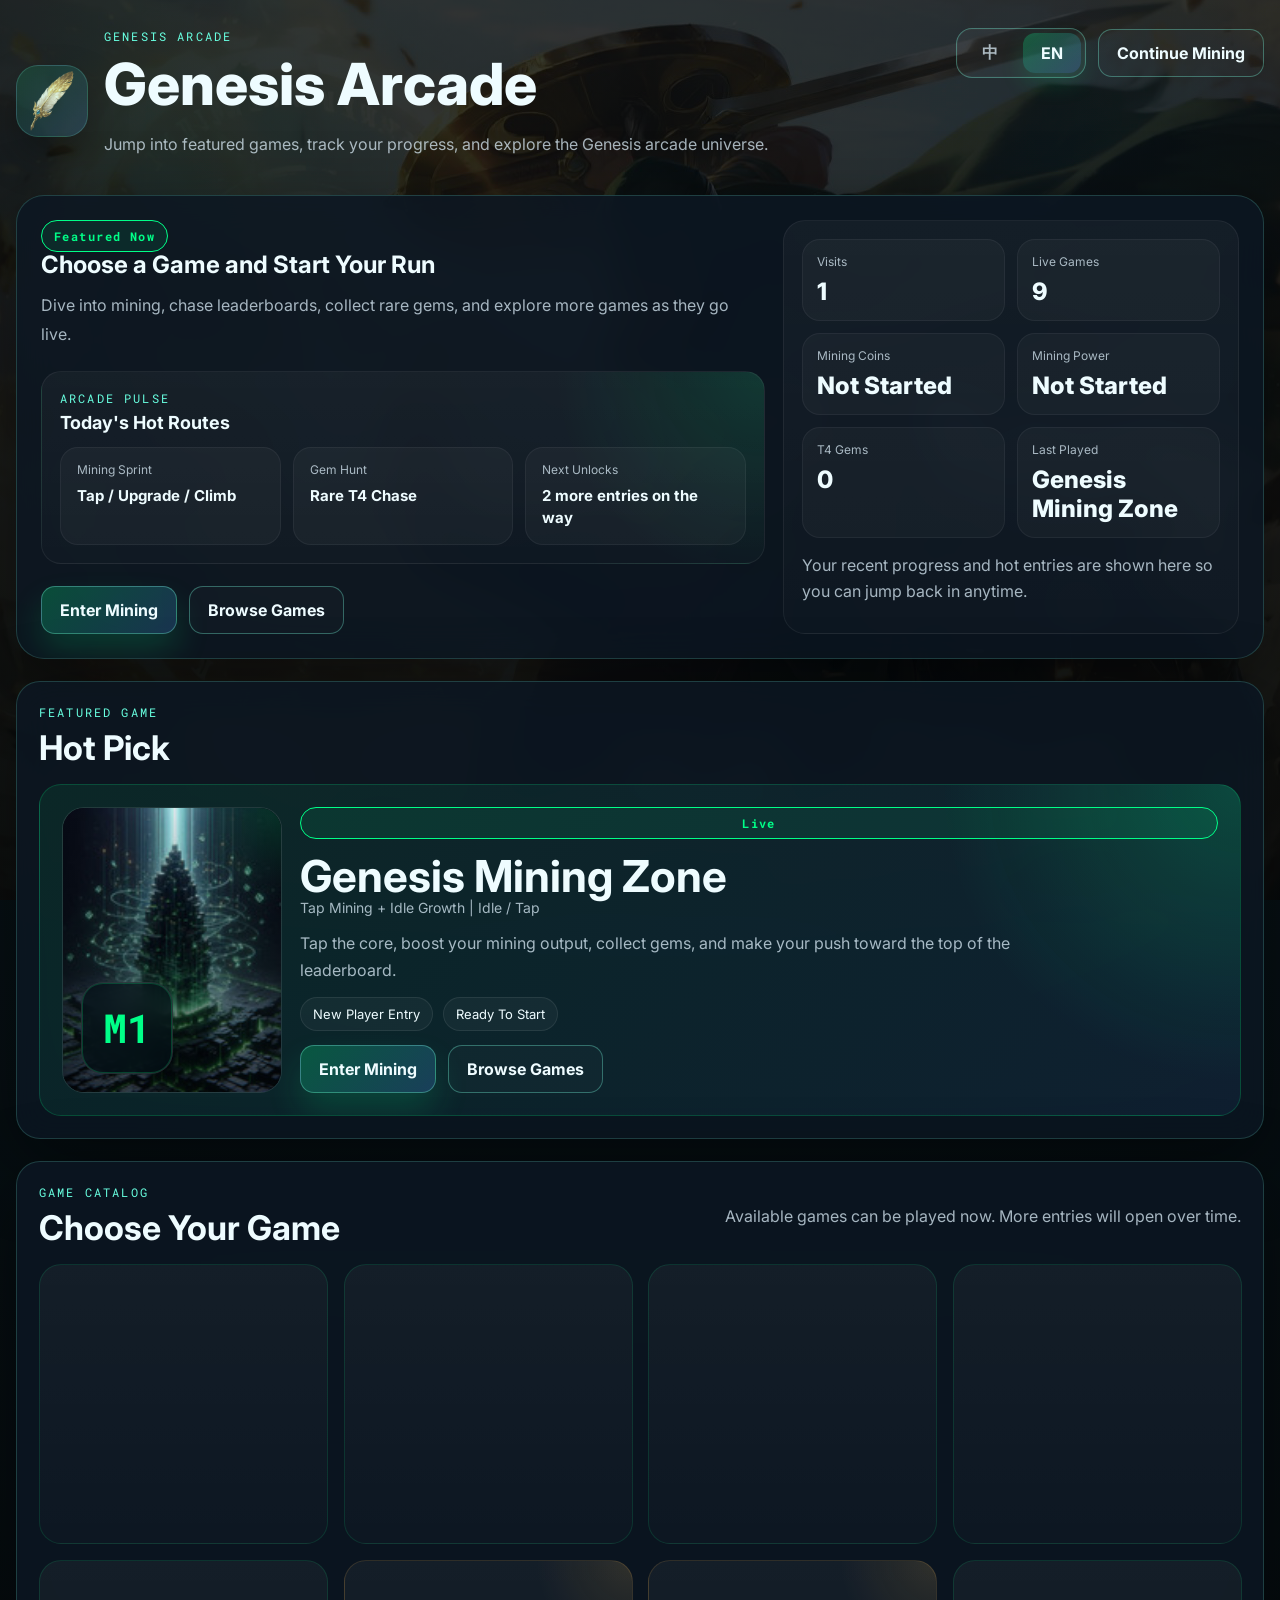
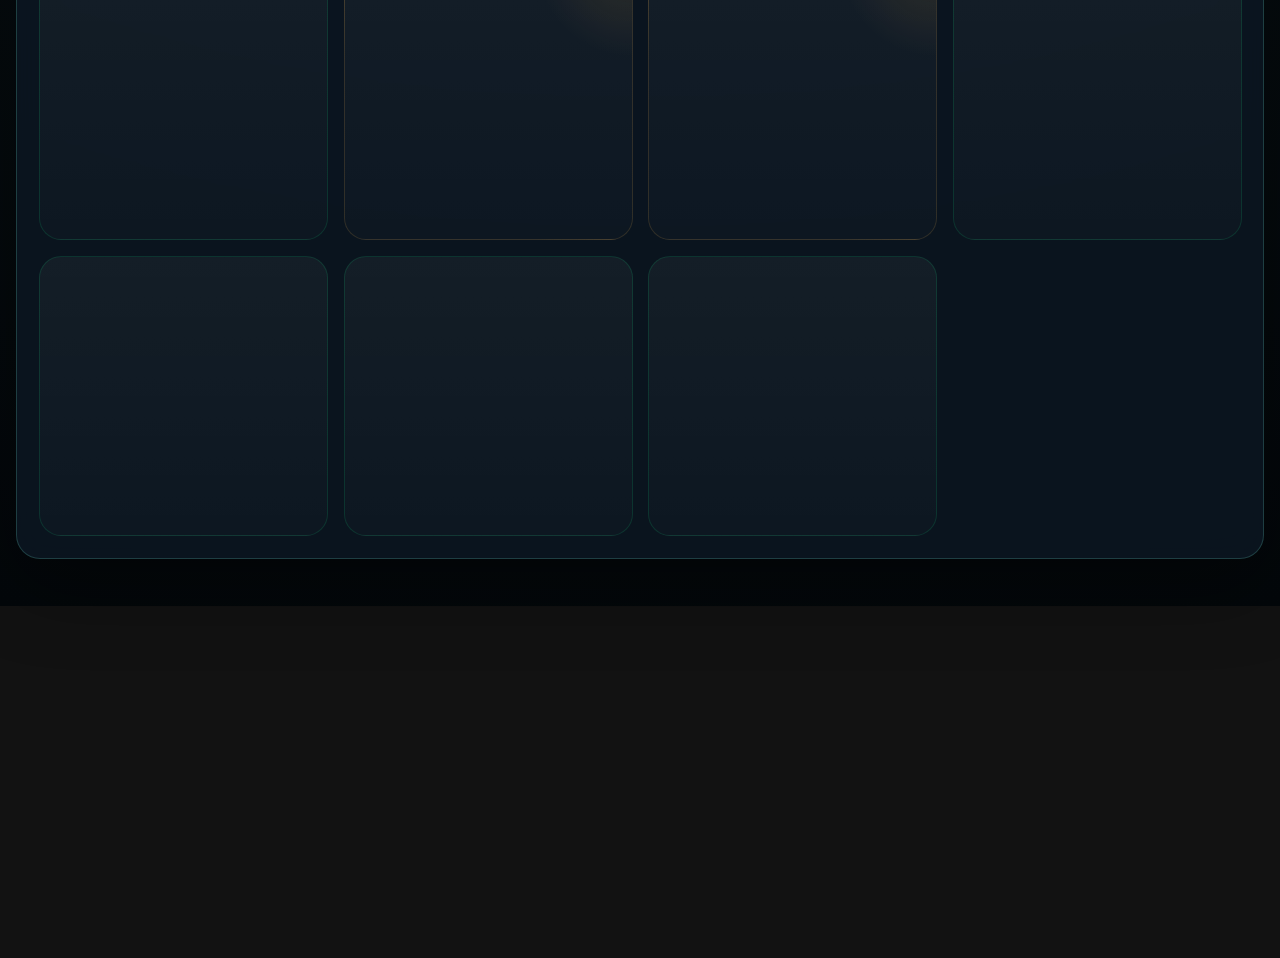
<file: index.html>
<!DOCTYPE html>
<html lang="en">
<head>
    <meta charset="UTF-8">
    <meta name="viewport" content="width=device-width, initial-scale=1.0, viewport-fit=cover">
    <title>Genesis Arcade</title>
    <meta id="hubMetaDescription" name="description" content="Genesis Arcade - Jump into mining, track your progress, and explore more games.">
    <link rel="preconnect" href="https://fonts.googleapis.com">
    <link rel="preconnect" href="https://fonts.gstatic.com" crossorigin>
    <link href="https://fonts.googleapis.com/css2?family=Inter:wght@400;500;600;700;800&family=Roboto+Mono:wght@400;700&display=swap" rel="stylesheet">
    <link rel="stylesheet" href="shared/hub.css">
</head>
<body>
    <div class="hub-bg"></div>
    <div class="hub-shell">
        <header class="topbar">
            <div class="brand-lockup">
                <div class="brand-logo" aria-hidden="true"></div>
                <div>
                    <div class="eyebrow">GENESIS ARCADE</div>
                    <h1 id="pageTitle">Genesis Arcade</h1>
                    <p class="subcopy" id="pageSubcopy">Jump into featured games, track your progress, and explore the Genesis arcade universe.</p>
                </div>
            </div>
            <div class="topbar-actions">
                <div class="lang-toggle" role="group" aria-label="Language / &#20013;&#25991;">
                    <button class="lang-btn is-active" type="button" data-lang-switch="zh" aria-pressed="true">&#20013;</button>
                    <button class="lang-btn" type="button" data-lang-switch="en" aria-pressed="false">EN</button>
                </div>
                <a class="ghost-btn" href="/games/mining/" id="topContinueBtn" data-game-link="mining">Continue Mining</a>
            </div>
        </header>

        <main class="hub-layout">
            <section class="hero-card">
                <div class="hero-copy">
                    <span class="status-pill live" id="heroStatus">Featured Now</span>
                    <h2 id="heroTitle">Choose a Game and Start Your Run</h2>
                    <p id="heroDescription">
                        Dive into mining, chase leaderboards, collect rare gems, and explore more games as they go live.
                    </p>
                    <div class="hero-pulse">
                        <div class="hero-pulse-head">
                            <div class="eyebrow" id="pulseEyebrow">Arcade Pulse</div>
                            <strong class="hero-pulse-title" id="pulseTitle">Today's Hot Routes</strong>
                        </div>
                        <div class="pulse-grid">
                            <div class="pulse-card">
                                <span id="pulseCard1Label">Mining Sprint</span>
                                <strong id="pulseCard1Value">Tap / Upgrade / Climb</strong>
                            </div>
                            <div class="pulse-card">
                                <span id="pulseCard2Label">Gem Hunt</span>
                                <strong id="pulseCard2Value">Rare T4 Chase</strong>
                            </div>
                            <div class="pulse-card">
                                <span id="pulseCard3Label">Next Unlocks</span>
                                <strong id="upcomingGameCount">9 more entries on the way</strong>
                            </div>
                        </div>
                    </div>
                    <div class="hero-actions">
                        <a class="primary-btn" href="/games/mining/" id="continueMiningBtn" data-game-link="mining">Enter Mining</a>
                        <a class="ghost-btn" href="#gameCatalogSection" id="browseGamesBtn">Browse Games</a>
                    </div>
                </div>

                <aside class="summary-panel">
                    <div class="summary-grid">
                        <div class="summary-item">
                            <span class="summary-label" id="labelHubVisits">Visits</span>
                            <strong id="hubVisits">0</strong>
                        </div>
                        <div class="summary-item">
                            <span class="summary-label" id="labelLiveGames">Live Games</span>
                            <strong id="liveGameCount">1</strong>
                        </div>
                        <div class="summary-item">
                            <span class="summary-label" id="labelMiningCoins">Mining Coins</span>
                            <strong id="miningCoins">--</strong>
                        </div>
                        <div class="summary-item">
                            <span class="summary-label" id="labelMiningPower">Mining Power</span>
                            <strong id="miningPower">--</strong>
                        </div>
                        <div class="summary-item">
                            <span class="summary-label" id="labelT4Gems">T4 Gems</span>
                            <strong id="miningTier4">--</strong>
                        </div>
                        <div class="summary-item">
                            <span class="summary-label" id="labelLastPlayed">Last Played</span>
                            <strong id="lastPlayedGame">Mining</strong>
                        </div>
                    </div>
                    <div class="summary-note" id="saveModeNote">
                        Your recent progress and hot entries are shown here so you can jump back in anytime.
                    </div>
                </aside>
            </section>

            <section class="section-block featured-block">
                <div class="section-head">
                    <div>
                        <div class="eyebrow" id="featuredEyebrow">Featured Game</div>
                        <h3 id="featuredHeading">Hot Pick</h3>
                    </div>
                </div>
                <article class="featured-game-card" id="featuredGameCard"></article>
            </section>

            <section class="section-block" id="gameCatalogSection">
                <div class="section-head">
                    <div>
                        <div class="eyebrow" id="catalogEyebrow">Game Center</div>
                        <h3 id="catalogHeading">Choose Your Game</h3>
                    </div>
                    <p id="catalogNote">Available games can be played now. More entries will open over time.</p>
                </div>
                <div class="game-grid" id="gameGrid"></div>
            </section>
        </main>
    </div>

    <script src="shared/game-catalog.js"></script>
    <script src="shared/hub.js"></script>
</body>
</html>
</file>
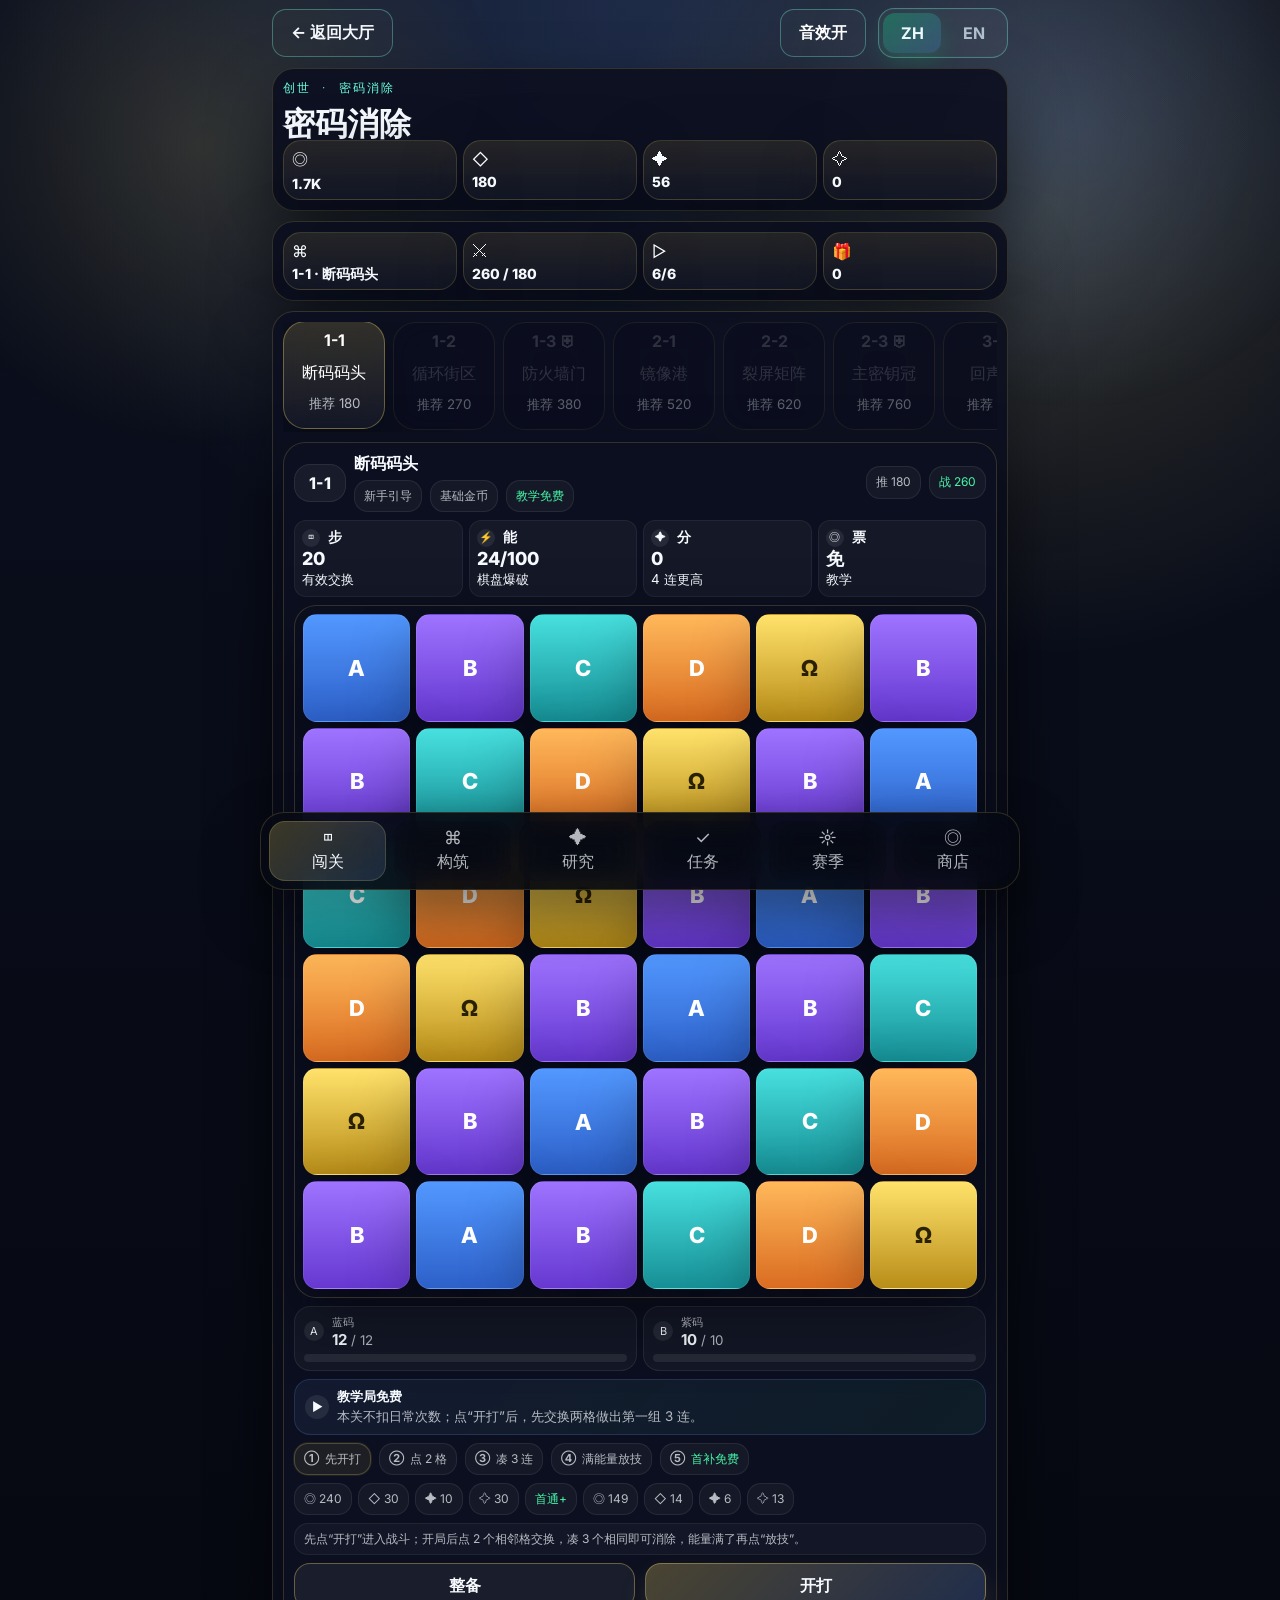
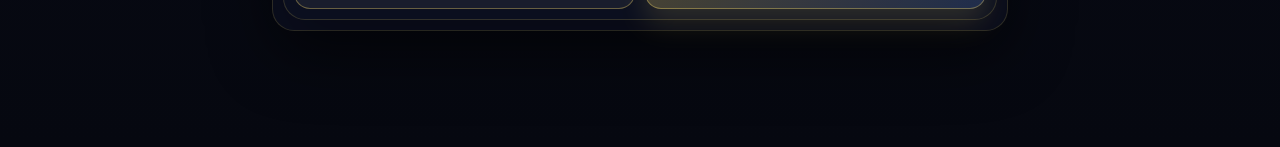
<file: games/cipher-match/index.html>
﻿<!DOCTYPE html>
<html lang="zh-CN">
<head>
    <meta charset="UTF-8">
    <meta name="viewport" content="width=device-width, initial-scale=1.0, viewport-fit=cover">
    <title>Cipher Match</title>
    <meta name="description" content="Cipher Match - 6x6 decode puzzle runs, deck growth, research, season, and shop loop.">
    <link rel="preconnect" href="https://fonts.googleapis.com">
    <link rel="preconnect" href="https://fonts.gstatic.com" crossorigin>
    <link href="https://fonts.googleapis.com/css2?family=Inter:wght@400;500;600;700;800&family=Roboto+Mono:wght@400;700&display=swap" rel="stylesheet">
    <link rel="stylesheet" href="../../shared/hub.css">
    <link rel="stylesheet" href="./cipher-match.css">
</head>
<body data-cm-tab="run">
    <div class="cm-bg" aria-hidden="true"></div>
    <div class="cm-shell">
        <header class="cm-topbar">
            <div class="cm-topline">
                <a class="back-link" href="/" id="backToHubLink">&larr; Back</a>
                <div class="topbar-actions">
                    <button class="ghost-btn" id="soundToggle" type="button" aria-pressed="true">SFX ON</button>
                    <div class="lang-toggle" role="group" aria-label="Language">
                        <button class="lang-btn is-active" type="button" data-lang-switch="zh" aria-pressed="true">ZH</button>
                        <button class="lang-btn" type="button" data-lang-switch="en" aria-pressed="false">EN</button>
                    </div>
                </div>
            </div>

            <section class="cm-hero-card">
                <div class="cm-hero-copy">
                    <div class="eyebrow" id="heroEyebrow">Genesis · Cipher Match</div>
                    <h1 id="heroTitle">Cipher Match</h1>
                    <p id="heroSubtitle">A 6x6 decode puzzler with chapter runs, deck growth, and season loops.</p>
                </div>
                <div class="cm-resource-strip" id="resourceStrip"></div>
            </section>
        </header>

        <main class="cm-main">
            <section class="cm-summary-card" id="heroSummary"></section>
            <section class="cm-panel-card">
                <div class="cm-panel-content" id="panelContent"></div>
            </section>
        </main>

        <nav class="cm-tabbar" id="tabBar" aria-label="Cipher Match tabs"></nav>

        <div class="cm-modal is-hidden" id="modalRoot" aria-hidden="true">
            <div class="cm-modal-card" role="dialog" aria-modal="true" aria-labelledby="modalTitle">
                <div class="cm-modal-head">
                    <div>
                        <div class="eyebrow" id="modalEyebrow">Info</div>
                        <h2 id="modalTitle">Cipher Match</h2>
                        <p id="modalSubtitle"></p>
                    </div>
                    <button class="ghost-btn icon-btn" id="modalCloseBtn" type="button" aria-label="Close modal">&times;</button>
                </div>
                <div class="cm-modal-body" id="modalBody"></div>
                <div class="cm-modal-actions" id="modalActions"></div>
            </div>
        </div>

        <div class="cm-toast" id="toast" aria-live="polite"></div>
    </div>

    <script src="../../shared/procedural-sfx.js"></script>
    <script src="./cipher-match.config.js"></script>
    <script src="./cipher-match.js"></script>
</body>
</html>
</file>
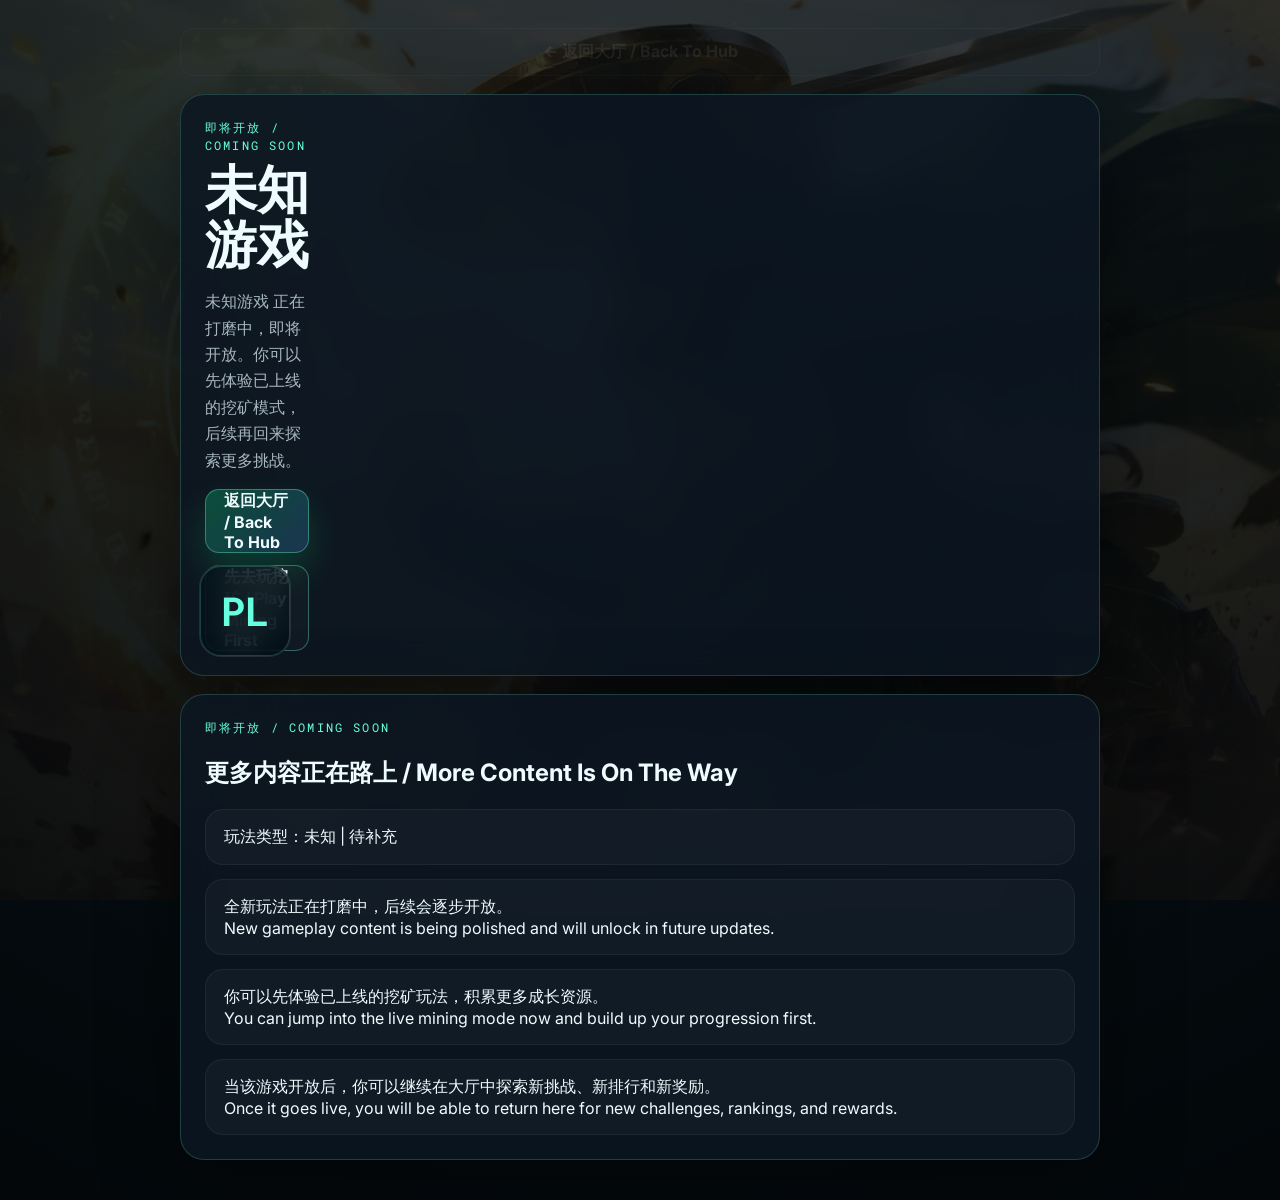
<file: games/coming-soon/index.html>
<!DOCTYPE html>
<html lang="zh-CN">
<head>
    <meta charset="UTF-8">
    <meta name="viewport" content="width=device-width, initial-scale=1.0, viewport-fit=cover">
    <title>&#x6E38;&#x620F;&#x5373;&#x5C06;&#x5F00;&#x653E; / Coming Soon</title>
    <link rel="preconnect" href="https://fonts.googleapis.com">
    <link rel="preconnect" href="https://fonts.gstatic.com" crossorigin>
    <link href="https://fonts.googleapis.com/css2?family=Inter:wght@400;500;600;700;800&family=Roboto+Mono:wght@400;700&display=swap" rel="stylesheet">
    <link rel="stylesheet" href="/shared/hub.css">
</head>
<body>
    <div class="hub-bg"></div>
    <main class="coming-layout">
        <a class="back-link" href="/">&lt;- &#x8FD4;&#x56DE;&#x5927;&#x5385; / Back To Hub</a>

        <section class="coming-card">
            <div class="coming-hero">
                <div class="featured-icon" id="comingIcon">PL</div>
                <div>
                    <div class="eyebrow">&#x5373;&#x5C06;&#x5F00;&#x653E; / Coming Soon</div>
                    <h1 class="coming-title" id="comingTitle">&#x9884;&#x7559;&#x6E38;&#x620F;&#x4F4D; / Reserved Slot</h1>
                    <p class="coming-copy" id="comingCopy">
                        &#x8FD9;&#x4E2A;&#x5165;&#x53E3;&#x6B63;&#x5728;&#x6253;&#x78E8;&#x4E2D;&#xFF0C;&#x540E;&#x7EED;&#x5C06;&#x9010;&#x6B65;&#x5F00;&#x653E;&#x3002;<br>
                        This entrance is being polished and will open in a future update.
                    </p>
                    <div class="coming-actions">
                        <a class="primary-btn" href="/">&#x8FD4;&#x56DE;&#x5927;&#x5385; / Back To Hub</a>
                        <a class="ghost-btn" href="/games/mining/">&#x5148;&#x53BB;&#x73A9;&#x6316;&#x77FF; / Play Mining First</a>
                    </div>
                </div>
            </div>
        </section>

        <section class="coming-card">
            <div class="eyebrow">&#x5373;&#x5C06;&#x5F00;&#x653E; / Coming Soon</div>
            <h2>&#x66F4;&#x591A;&#x5185;&#x5BB9;&#x6B63;&#x5728;&#x8DEF;&#x4E0A; / More Content Is On The Way</h2>
            <div class="coming-checklist">
                <div id="comingGenre">&#x73A9;&#x6CD5;&#x7C7B;&#x578B;&#xFF1A;&#x5F85;&#x5B9A; / Genre: TBD</div>
                <div>&#x5168;&#x65B0;&#x73A9;&#x6CD5;&#x6B63;&#x5728;&#x6253;&#x78E8;&#x4E2D;&#xFF0C;&#x540E;&#x7EED;&#x4F1A;&#x9010;&#x6B65;&#x5F00;&#x653E;&#x3002;<br>New gameplay content is being polished and will unlock in future updates.</div>
                <div>&#x4F60;&#x53EF;&#x4EE5;&#x5148;&#x4F53;&#x9A8C;&#x5DF2;&#x4E0A;&#x7EBF;&#x7684;&#x6316;&#x77FF;&#x73A9;&#x6CD5;&#xFF0C;&#x79EF;&#x7D2F;&#x66F4;&#x591A;&#x6210;&#x957F;&#x8D44;&#x6E90;&#x3002;<br>You can jump into the live mining mode now and build up your progression first.</div>
                <div>&#x5F53;&#x8BE5;&#x6E38;&#x620F;&#x5F00;&#x653E;&#x540E;&#xFF0C;&#x4F60;&#x53EF;&#x4EE5;&#x7EE7;&#x7EED;&#x5728;&#x5927;&#x5385;&#x4E2D;&#x63A2;&#x7D22;&#x65B0;&#x6311;&#x6218;&#x3001;&#x65B0;&#x6392;&#x884C;&#x548C;&#x65B0;&#x5956;&#x52B1;&#x3002;<br>Once it goes live, you will be able to return here for new challenges, rankings, and rewards.</div>
            </div>
        </section>
    </main>

    <script src="/shared/game-catalog.js"></script>
    <script>
        (function () {
            const catalog = Array.isArray(window.GENESIS_GAME_CATALOG) ? window.GENESIS_GAME_CATALOG : [];
            const langKey = 'genesis_arcade_hub_lang_v1';
            const params = new URLSearchParams(window.location.search);
            const gameId = params.get('id');
            const currentLang = localStorage.getItem(langKey) === 'en' ? 'en' : 'zh';

            function localize(value) {
                if (!value) return '';
                if (typeof value === 'string') return value;
                if (typeof value === 'object') return value[currentLang] || value.zh || value.en || '';
                return String(value);
            }

            const game = catalog.find((item) => item.id === gameId) || {
                title: { zh: '\u672A\u77E5\u6E38\u620F', en: 'Unknown Game' },
                subtitle: { zh: '\u5F85\u8865\u5145', en: 'To Be Added' },
                genre: { zh: '\u672A\u77E5', en: 'Unknown' },
                icon: 'PL',
                accent: '#68ffe0'
            };

            const localizedTitle = localize(game.title);
            const localizedSubtitle = localize(game.subtitle);
            const localizedGenre = localize(game.genre);
            const localizedDescription = localize(game.description) || (currentLang === 'en'
                ? `${localizedTitle} is being polished and will open soon. You can explore the live mining mode first and come back later for more challenges.`
                : `${localizedTitle} \u6b63\u5728\u6253\u78e8\u4e2d\uff0c\u5373\u5c06\u5f00\u653e\u3002\u4f60\u53ef\u4ee5\u5148\u4f53\u9a8c\u5df2\u4e0a\u7ebf\u7684\u6316\u77ff\u6a21\u5f0f\uff0c\u540e\u7eed\u518d\u56de\u6765\u63a2\u7d22\u66f4\u591a\u6311\u6218\u3002`);

            document.documentElement.lang = currentLang === 'en' ? 'en' : 'zh-CN';
            document.title = currentLang === 'en'
                ? `${localizedTitle} - Coming Soon`
                : `${localizedTitle} - \u5373\u5C06\u5F00\u653E`;
            document.getElementById('comingTitle').textContent = localizedTitle;
            document.getElementById('comingCopy').textContent = localizedDescription;
            document.getElementById('comingGenre').textContent = currentLang === 'en'
                ? `Genre: ${localizedGenre} | ${localizedSubtitle}`
                : `\u73A9\u6CD5\u7C7B\u578B\uFF1A${localizedGenre} | ${localizedSubtitle}`;

            const iconNode = document.getElementById('comingIcon');
            iconNode.textContent = game.icon || 'PL';
            iconNode.style.color = game.accent || '#68ffe0';
            iconNode.style.boxShadow = `inset 0 0 0 1px ${(game.accent || '#68ffe0')}33`;
        }());
    </script>
</body>
</html>
</file>
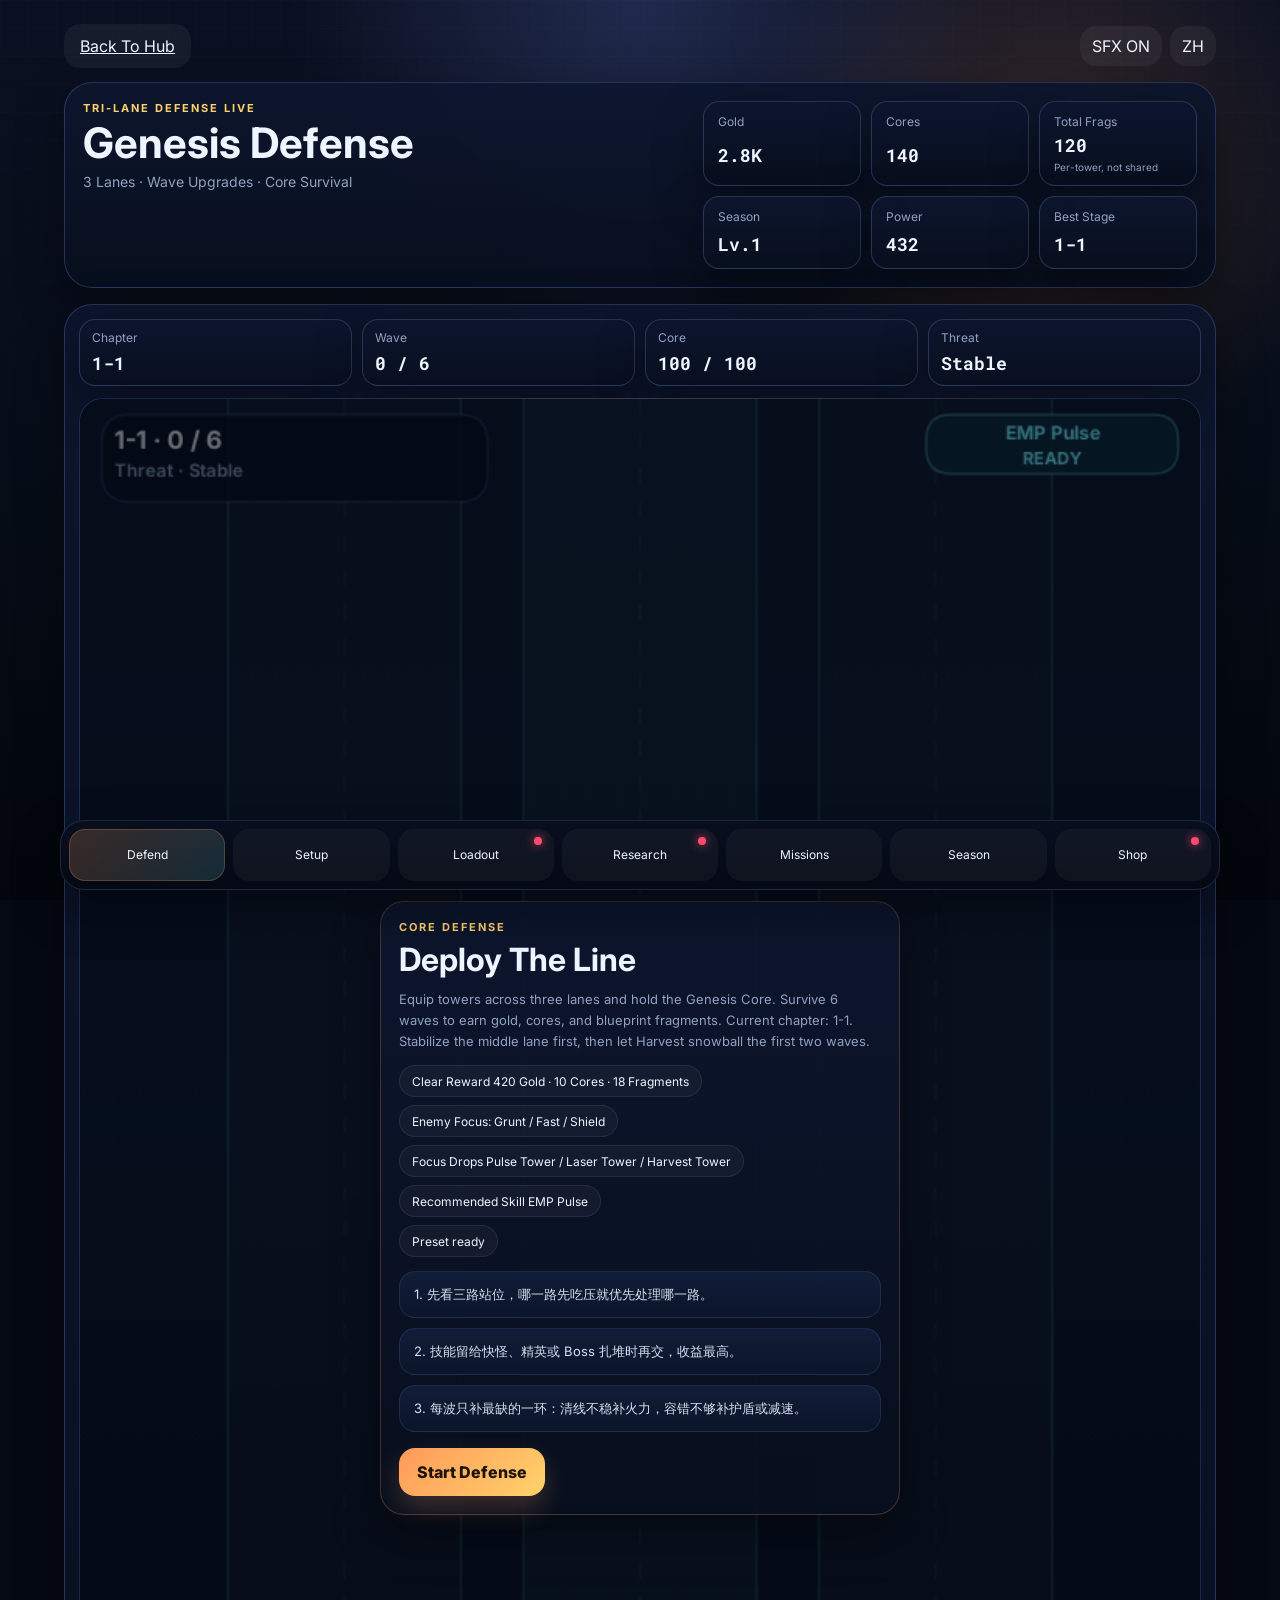
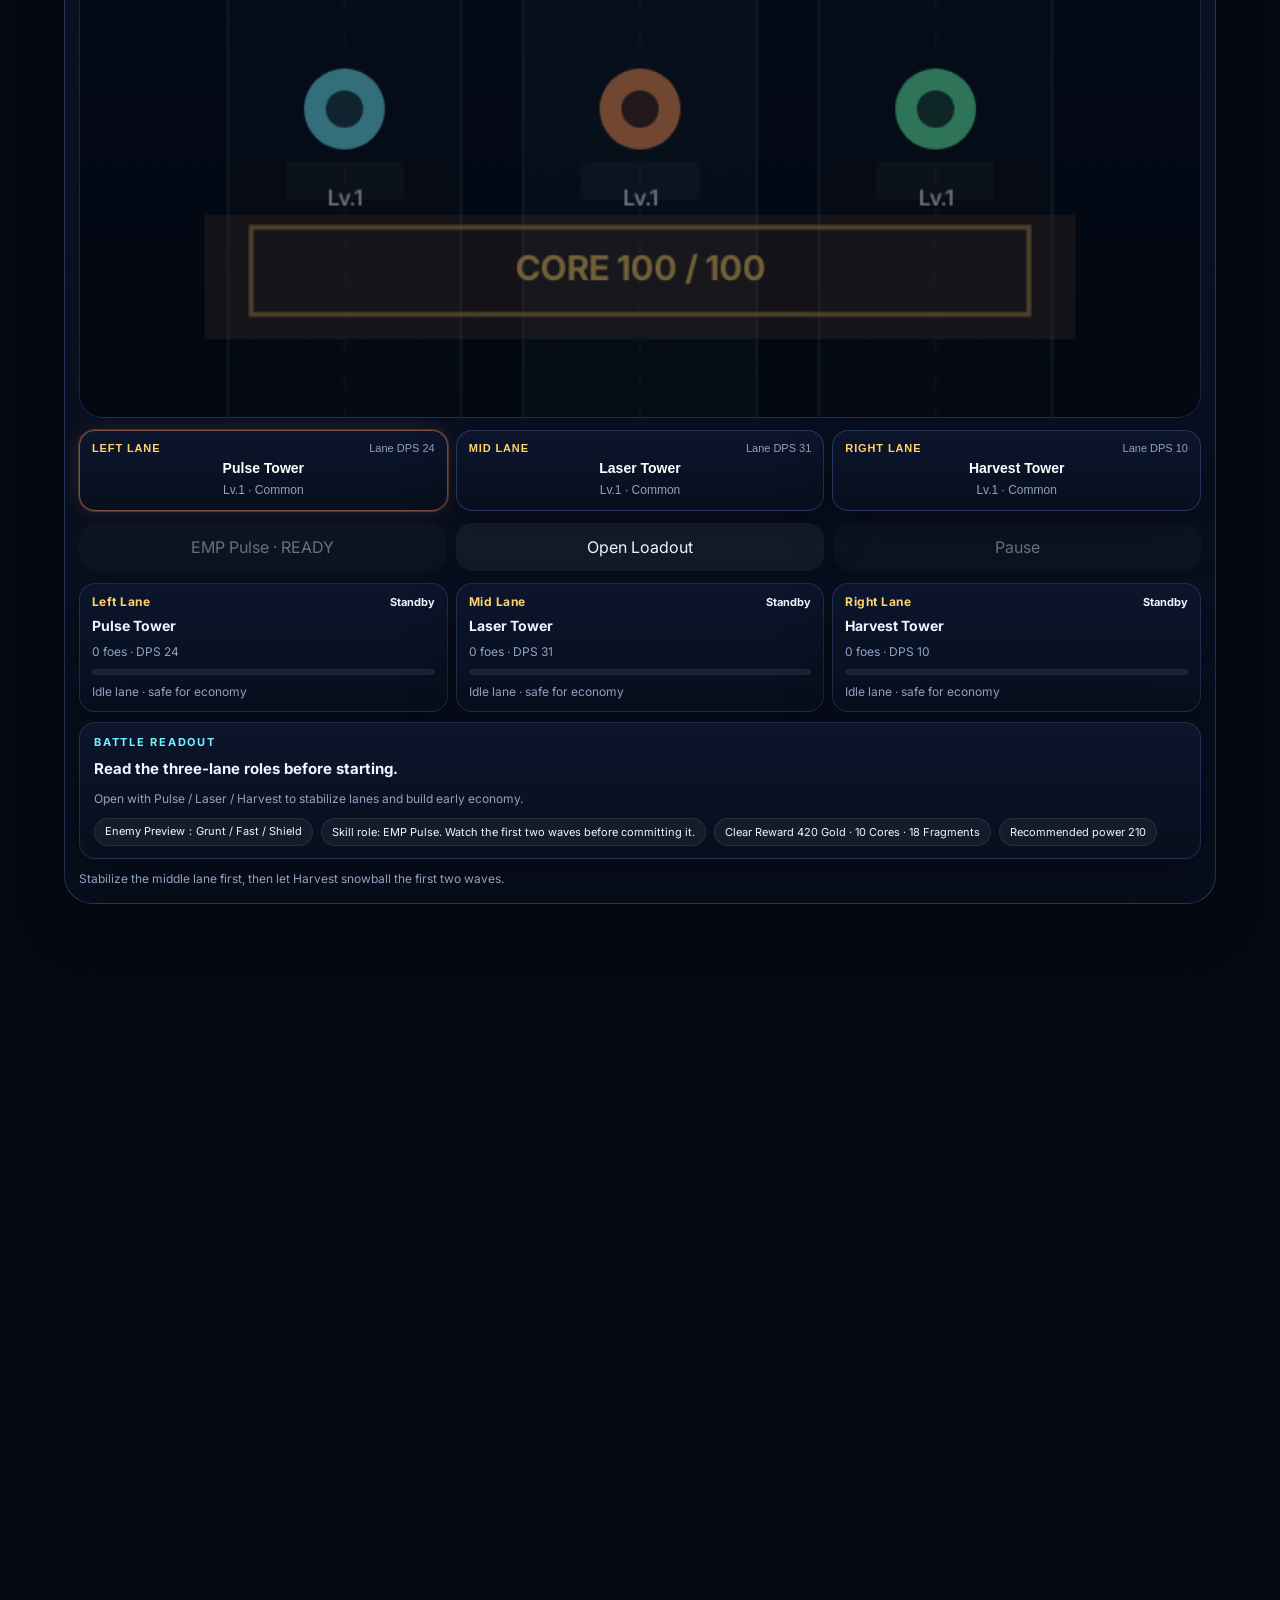
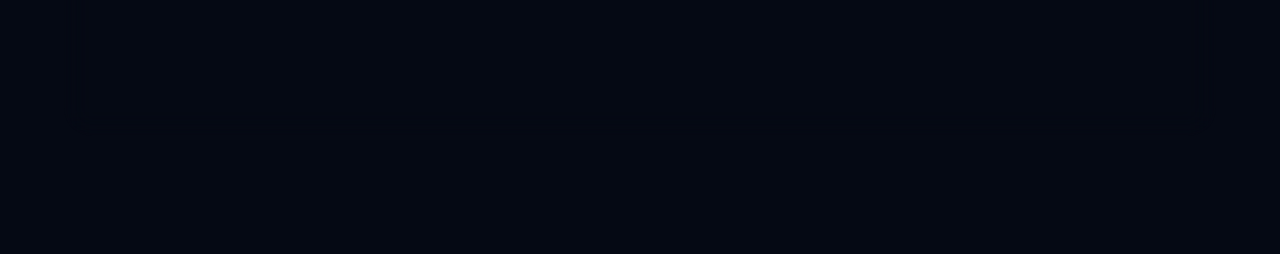
<file: games/defense/index.html>
<!DOCTYPE html>
<html lang="zh-CN">
<head>
    <meta charset="UTF-8">
    <meta name="viewport" content="width=device-width, initial-scale=1, maximum-scale=1, user-scalable=no, viewport-fit=cover">
    <title>创世防线 / Genesis Defense</title>
    <link rel="preconnect" href="https://fonts.googleapis.com">
    <link rel="preconnect" href="https://fonts.gstatic.com" crossorigin>
    <link href="https://fonts.googleapis.com/css2?family=Inter:wght@400;500;600;700;800&family=Roboto+Mono:wght@400;600;700&display=swap" rel="stylesheet">
    <link rel="stylesheet" href="/games/defense/defense.css">
</head>
<body data-defense-tab="defend">
    <div class="defense-bg" aria-hidden="true"></div>
    <div class="defense-shell">
        <header class="topbar">
            <div class="topbar-row">
                <a class="ghost-btn" href="/" data-i18n="backHub">返回大厅</a>
                <div class="topbar-actions">
                    <button class="ghost-btn icon-btn" id="soundToggle" type="button">SFX ON</button>
                    <button class="ghost-btn icon-btn" id="langToggle" type="button">EN</button>
                </div>
            </div>

            <div class="hero-card">
                <div class="hero-copy">
                    <div class="eyebrow" data-i18n="heroEyebrow">TRI-LANE DEFENSE LIVE</div>
                    <h1 data-i18n="heroTitle">创世防线</h1>
                    <p data-i18n="heroSubtitle">三路塔防 · 波次强化 · 核心守卫</p>
                </div>

                <div class="summary-grid">
                    <div class="summary-item">
                        <span data-i18n="goldLabel">金币</span>
                        <strong id="goldValue">0</strong>
                    </div>
                    <div class="summary-item">
                        <span data-i18n="coreLabel">能核</span>
                        <strong id="coreValue">0</strong>
                    </div>
                    <div class="summary-item summary-item-fragments">
                        <span data-i18n="fragmentStockLabel">总碎片</span>
                        <strong id="fragmentValue">0</strong>
                        <small data-i18n="fragmentStockHint">分塔累计，不通用</small>
                    </div>
                    <div class="summary-item">
                        <span data-i18n="seasonLabel">赛季</span>
                        <strong id="seasonLevelValue">Lv.1</strong>
                    </div>
                    <div class="summary-item">
                        <span data-i18n="ratingLabel">战力</span>
                        <strong id="ratingValue">0</strong>
                    </div>
                    <div class="summary-item">
                        <span data-i18n="bestStageLabel">最高章节</span>
                        <strong id="bestStageValue">1-1</strong>
                    </div>
                </div>
            </div>
        </header>

        <main class="defense-main">
            <section class="stage-card" id="stageCard">
                <div class="stage-hud">
                    <div class="hud-chip">
                        <span data-i18n="chapterLabel">章节</span>
                        <strong id="chapterValue">1-1</strong>
                    </div>
                    <div class="hud-chip">
                        <span data-i18n="waveLabel">波次</span>
                        <strong id="waveValue">0 / 6</strong>
                    </div>
                    <div class="hud-chip">
                        <span data-i18n="coreHpLabel">核心</span>
                        <strong id="coreHpValue">100 / 100</strong>
                    </div>
                    <div class="hud-chip">
                        <span data-i18n="threatLabel">威胁</span>
                        <strong id="threatValue">稳定</strong>
                    </div>
                </div>

                <div class="battlefield-wrap" id="battlefieldWrap">
                    <canvas id="battlefieldCanvas" width="720" height="1040" aria-label="Genesis Defense battlefield"></canvas>
                    <div class="battle-alert-stack" id="battleAlertStack" aria-live="polite"></div>

                    <div class="overlay-panel" id="startOverlay">
                        <div class="overlay-card">
                            <div class="overlay-kicker" data-i18n="startKicker">CORE DEFENSE</div>
                            <h2 data-i18n="startTitle">部署防线</h2>
                            <p id="startDescription">为三条通道装配炮台并守住创世核心，击退 6 波敌潮后获得金币、能核与蓝图碎片。</p>
                            <div class="overlay-meta" id="startMeta"></div>
                            <div class="start-guide" id="startGuide">
                                <div class="start-guide-card">
                                    1. 先看三路站位，哪一路先吃压就优先处理哪一路。
                                </div>
                                <div class="start-guide-card">
                                    2. 技能留给快怪、精英或 Boss 扎堆时再交，收益最高。
                                </div>
                                <div class="start-guide-card">
                                    3. 每波只补最缺的一环：清线不稳补火力，容错不够补护盾或减速。
                                </div>
                            </div>
                            <div class="overlay-actions">
                                <button class="primary-btn" id="startRunBtn" type="button" data-i18n="startRun">开始防守</button>
                            </div>
                        </div>
                    </div>

                    <div class="overlay-panel is-hidden" id="upgradeOverlay">
                        <div class="overlay-card compact">
                            <div class="overlay-kicker" data-i18n="upgradeKicker">WAVE UPGRADE</div>
                            <h2 data-i18n="upgradeTitle">选择一项强化</h2>
                            <p data-i18n="upgradeSubtitle">每波结束后可获得 1 次临时增益，尽量围绕当前炮台阵容做组合。</p>
                            <div class="choice-grid" id="upgradeChoiceGrid"></div>
                            <div class="overlay-actions" id="upgradeActionRow" style="display:none;">
                                <button class="ghost-btn" id="upgradeRerollBtn" type="button">重抽强化</button>
                            </div>
                        </div>
                    </div>

                    <div class="overlay-panel is-hidden" id="pauseOverlay">
                        <div class="overlay-card compact">
                            <div class="overlay-kicker" data-i18n="pauseKicker">DEFENSE PAUSED</div>
                            <h2 data-i18n="pauseTitle">战局已暂停</h2>
                            <div class="overlay-actions">
                                <button class="primary-btn" id="resumeBtn" type="button" data-i18n="resumeRun">继续防守</button>
                                <button class="ghost-btn" id="quitRunBtn" type="button" data-i18n="quitRun">结束本局</button>
                            </div>
                        </div>
                    </div>

                    <div class="overlay-panel is-hidden" id="resultOverlay">
                        <div class="overlay-card">
                            <div class="overlay-kicker" id="resultKicker">RUN COMPLETE</div>
                            <h2 id="resultTitle">防线结算</h2>
                            <p class="overlay-result-note" id="resultSummary">本局收益已结算，准备决定下一步推进。</p>
                            <div class="result-grid">
                                <div>
                                    <span data-i18n="goldGainLabel">金币收益</span>
                                    <strong id="resultGold">0</strong>
                                </div>
                                <div>
                                    <span data-i18n="coreGainLabel">能核收益</span>
                                    <strong id="resultCore">0</strong>
                                </div>
                                <div>
                                    <span data-i18n="seasonGainLabel">赛季经验</span>
                                    <strong id="resultSeason">0</strong>
                                </div>
                                <div>
                                    <span data-i18n="resultWavesLabel">完成波次</span>
                                    <strong id="resultProgress">0 / 6</strong>
                                </div>
                            </div>
                            <div class="result-flow-grid">
                                <div class="result-flow-card">
                                    <span data-i18n="resultOutcomeLabel">推进结果</span>
                                    <strong id="resultOutcome">守住 1-1 · 解锁 1-2</strong>
                                    <small id="resultOutcomeMeta">击杀 0 · 伤害 0</small>
                                </div>
                                <div class="result-flow-card">
                                    <span data-i18n="resultNextStepLabel">下一步</span>
                                    <strong id="resultNextStep">前往 1-2 部署</strong>
                                    <small id="resultNextStepMeta">先看敌潮与推荐线路，再决定是否直接开打。</small>
                                </div>
                            </div>
                            <div class="reward-list-title" data-i18n="resultFragmentsTitle">本局碎片回流</div>
                            <div class="reward-list" id="resultFragments"></div>
                            <div class="result-meta" id="resultMeta"></div>
                            <div class="overlay-actions">
                                <button class="primary-btn" id="restartRunBtn" type="button" data-i18n="restartRun">再守一局</button>
                                <button class="ghost-btn" id="nextChapterBtn" type="button" data-i18n="nextChapter">挑战下一章</button>
                            </div>
                        </div>
                    </div>
                </div>

                <div class="lane-strip" id="laneStrip"></div>

                <div class="action-row">
                    <button class="ghost-btn wide-btn" id="skillBtn" type="button">EMP 脉冲</button>
                    <button class="ghost-btn wide-btn" id="loadoutShortcutBtn" type="button" data-i18n="loadoutShortcut">前往装配</button>
                    <button class="ghost-btn wide-btn" id="pauseBtn" type="button" data-i18n="pauseBtn">暂停</button>
                </div>

                <div class="battle-insights" id="battleInsights"></div>

                <div class="battle-note" id="battleNote">先确认三路炮台配置，再点击开始防守。战斗会自动进行，你只需要放技能和选强化。</div>
            </section>

            <section class="panel-card" id="panelCard">
                <div class="panel-content" id="panelContent"></div>
            </section>
        </main>

        <nav class="app-tab-bar" id="tabBar" aria-label="Defense tabs">
            <button class="tab-btn is-active" data-tab="defend" type="button">
                <span data-i18n="tabDefend">防线</span>
                <i class="tab-dot" data-tab-dot="defend"></i>
            </button>
            <button class="tab-btn" data-tab="prep" type="button">
                <span data-i18n="tabPrep">部署</span>
                <i class="tab-dot" data-tab-dot="prep"></i>
            </button>
            <button class="tab-btn" data-tab="loadout" type="button">
                <span data-i18n="tabLoadout">装配</span>
                <i class="tab-dot" data-tab-dot="loadout"></i>
            </button>
            <button class="tab-btn" data-tab="research" type="button">
                <span data-i18n="tabResearch">研究</span>
                <i class="tab-dot" data-tab-dot="research"></i>
            </button>
            <button class="tab-btn" data-tab="missions" type="button">
                <span data-i18n="tabMissions">任务</span>
                <i class="tab-dot" data-tab-dot="missions"></i>
            </button>
            <button class="tab-btn" data-tab="season" type="button">
                <span data-i18n="tabSeason">赛季</span>
                <i class="tab-dot" data-tab-dot="season"></i>
            </button>
            <button class="tab-btn" data-tab="shop" type="button">
                <span data-i18n="tabShop">商店</span>
                <i class="tab-dot" data-tab-dot="shop"></i>
            </button>
        </nav>
    </div>

    <div class="defense-payment-modal is-hidden" id="defensePaymentModal">
        <div class="defense-payment-card">
            <div class="defense-payment-head">
                <div>
                    <div class="overlay-kicker" id="defensePaymentKicker">VERIFIED TOP-UP</div>
                    <h2 id="defensePaymentTitle">防线充值中心</h2>
                    <p id="defensePaymentDesc">创建链上订单，使用 OKX Wallet 完成 TRC20-USDT 支付，再粘贴 txid 校验并发放奖励。</p>
                </div>
                <button class="ghost-btn icon-btn" id="defensePaymentCloseBtn" type="button" aria-label="Close payment">×</button>
            </div>

            <div class="defense-payment-offer-grid" id="defensePaymentOfferGrid"></div>

            <div class="defense-payment-order-card">
                <div class="defense-payment-order-top">
                    <div>
                        <div class="defense-payment-amount" id="defensePaymentAmount">--</div>
                        <div class="defense-payment-meta" id="defensePaymentMeta">TRON (TRC20) · OKX Wallet</div>
                    </div>
                    <div class="defense-payment-order-line">
                        <span id="defensePaymentOrderLabel">订单号</span>
                        <strong id="defensePaymentOrderId">--</strong>
                    </div>
                </div>

                <div class="defense-payment-order-grid">
                    <div class="defense-payment-stat">
                        <span id="defensePaymentExactLabel">精确金额</span>
                        <strong id="defensePaymentExactAmount">--</strong>
                    </div>
                    <div class="defense-payment-stat">
                        <span id="defensePaymentExpiryLabel">剩余时间</span>
                        <strong id="defensePaymentExpiry">--:--</strong>
                    </div>
                </div>

                <div class="defense-payment-address-block">
                    <span class="mini-label" id="defensePaymentAddressLabel">收款地址</span>
                    <div class="defense-payment-address" id="defensePaymentWallet">--</div>
                </div>

                <div class="defense-payment-copy-row">
                    <button class="ghost-btn wide-btn" id="defensePaymentCopyAddressBtn" type="button">复制地址</button>
                    <button class="ghost-btn wide-btn" id="defensePaymentCopyAmountBtn" type="button">复制精确金额</button>
                </div>

                <div class="defense-payment-field">
                    <label class="mini-label" for="defensePaymentTxidInput" id="defensePaymentTxidLabel">粘贴 OKX Wallet 的 txid</label>
                    <input class="defense-payment-input" id="defensePaymentTxidInput" type="text" autocomplete="off" spellcheck="false" placeholder="请输入或粘贴链上 txid">
                    <p class="defense-payment-hint" id="defensePaymentTxidHint">只有金额、地址和有效时间窗口全部匹配的订单才能通过校验。</p>
                </div>

                <div class="defense-payment-status" id="defensePaymentStatus">先创建订单，再去 OKX Wallet 完成支付，最后把 txid 粘贴到这里校验。</div>

                <div class="defense-payment-actions">
                    <button class="primary-btn wide-btn" id="defensePaymentVerifyBtn" type="button">校验 TXID</button>
                </div>
            </div>
        </div>
    </div>

    <div class="toast" id="toast"></div>

    <script src="../../shared/procedural-sfx.js"></script>
    <script src="/games/defense/defense.js"></script>
</body>
</html>
</file>
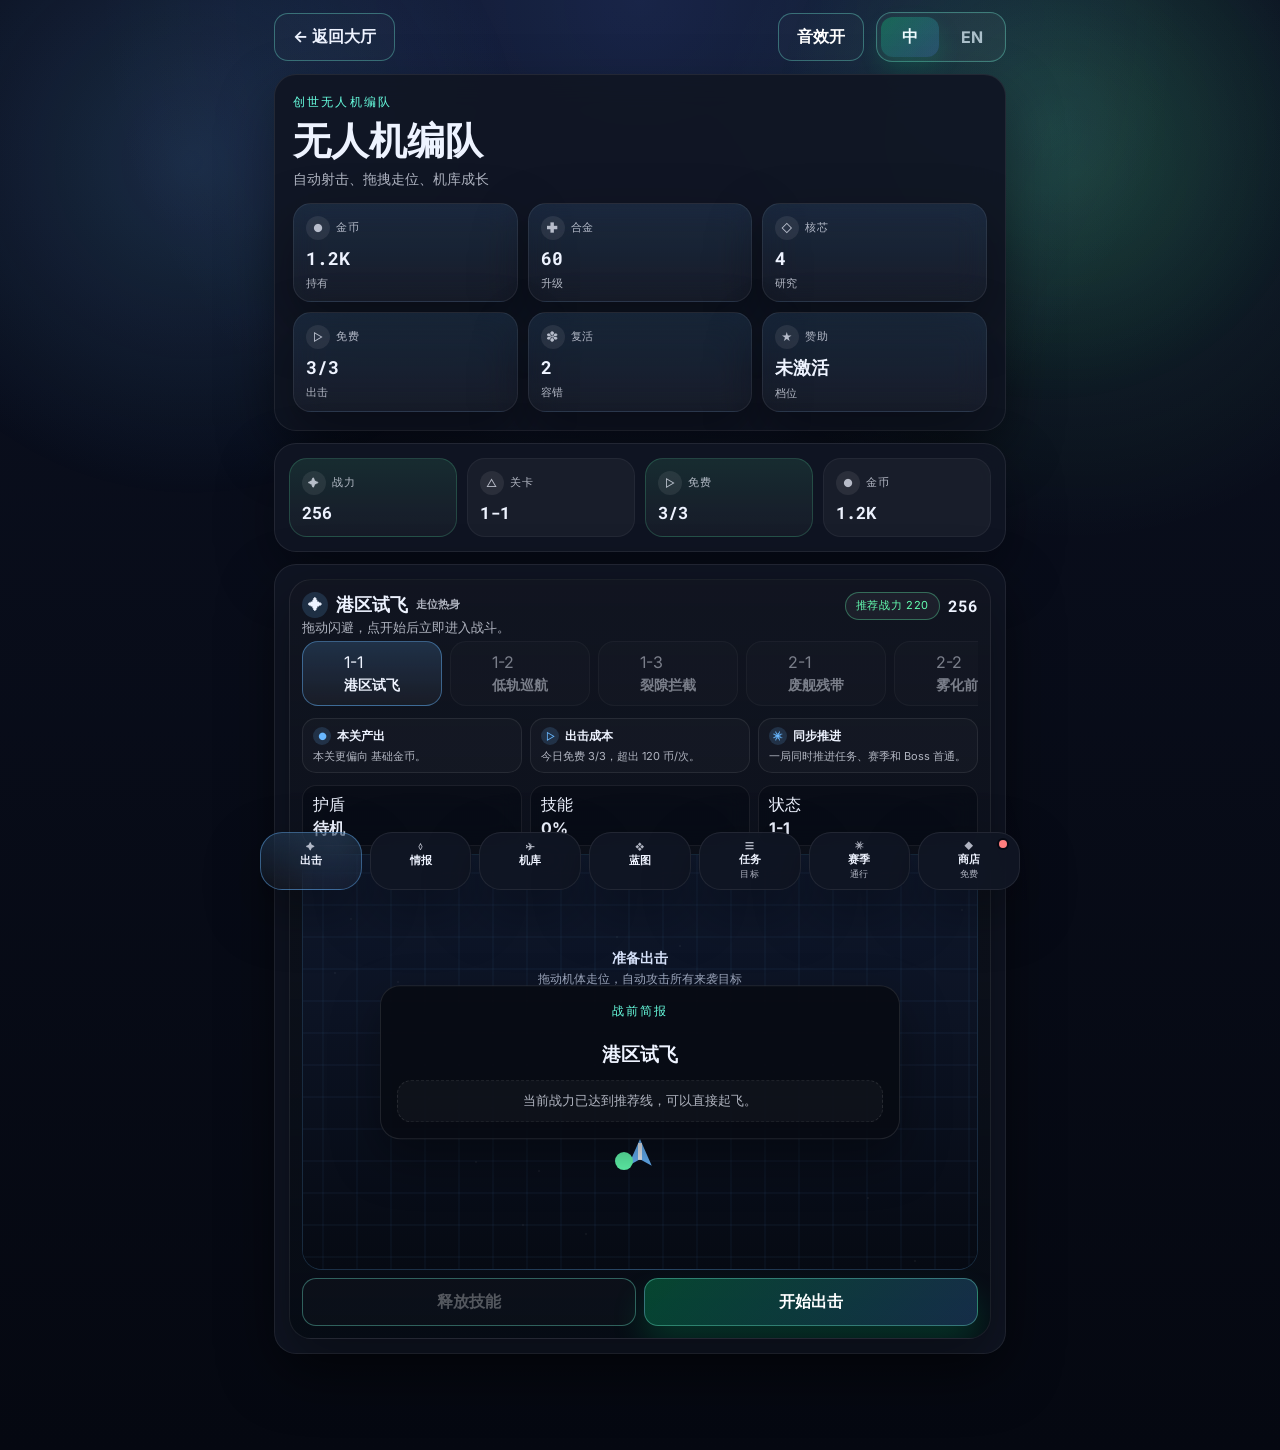
<file: games/drone-squad/index.html>
<!DOCTYPE html>
<html lang="zh-CN">
<head>
    <meta charset="UTF-8">
    <meta name="viewport" content="width=device-width, initial-scale=1.0, viewport-fit=cover">
    <title>无人机编队</title>
    <meta name="description" content="无人机编队 - 自动射击、拖拽走位、机库成长">
    <link rel="preconnect" href="https://fonts.googleapis.com">
    <link rel="preconnect" href="https://fonts.gstatic.com" crossorigin>
    <link href="https://fonts.googleapis.com/css2?family=Inter:wght@400;500;600;700;800&family=Roboto+Mono:wght@400;700&display=swap" rel="stylesheet">
    <link rel="stylesheet" href="../../shared/hub.css">
    <link rel="stylesheet" href="./drone-squad.css">
</head>
<body>
    <div class="ds-bg"></div>
    <div class="ds-shell">
        <header class="ds-topbar">
            <div class="ds-topline">
                <a class="back-link" href="/" id="backToHubLink">&larr; 返回大厅</a>
                <div class="lang-toggle" role="group" aria-label="语言切换">
                    <button class="lang-btn is-active" type="button" data-lang-switch="zh" aria-pressed="true">中</button>
                    <button class="lang-btn" type="button" data-lang-switch="en" aria-pressed="false">EN</button>
                </div>
            </div>

            <section class="ds-hero-card">
                <div class="ds-hero-copy">
                    <div class="eyebrow" id="heroEyebrow">创世无人机编队</div>
                    <h1 id="heroTitle">无人机编队</h1>
                    <p id="heroSubtitle">自动射击、拖拽走位、机库成长</p>
                </div>
                <div class="ds-resource-strip" id="resourceStrip"></div>
            </section>
        </header>

        <main class="ds-main">
            <section class="ds-summary-card" id="heroSummary"></section>
            <section class="ds-panel-card">
                <div class="ds-panel-content" id="panelContent"></div>
            </section>
        </main>

        <nav class="ds-tabbar" id="tabBar" aria-label="无人机编队页签"></nav>

        <div class="ds-modal is-hidden" id="modalRoot">
            <div class="ds-modal-card">
                <div class="ds-modal-head">
                    <div>
                        <div class="eyebrow" id="modalEyebrow">信息</div>
                        <h2 id="modalTitle">无人机编队</h2>
                        <p id="modalSubtitle"></p>
                    </div>
                    <button class="ghost-btn icon-btn" id="modalCloseBtn" type="button" aria-label="关闭弹窗">&times;</button>
                </div>
                <div class="ds-modal-body" id="modalBody"></div>
                <div class="ds-modal-actions" id="modalActions"></div>
            </div>
        </div>

        <div class="ds-modal ds-payment-modal is-hidden" id="dsPaymentModal">
            <div class="ds-payment-card">
                <div class="ds-payment-head">
                    <div>
                        <div class="eyebrow" id="dsPaymentEyebrow">链上支付</div>
                        <h2 id="dsPaymentTitle">无人机编队充值中心</h2>
                        <p id="dsPaymentDesc">创建链上订单后，在 OKX 钱包完成支付，再粘贴交易哈希（TXID）校验并发放奖励。</p>
                    </div>
                    <button class="ghost-btn icon-btn" id="dsPaymentCloseBtn" type="button" aria-label="关闭支付">&times;</button>
                </div>

                <div class="ds-payment-offer-grid" id="dsPaymentOfferGrid"></div>

                <div class="ds-payment-order-card">
                    <div class="ds-payment-order-top">
                        <div>
                            <div class="ds-payment-amount" id="dsPaymentAmount">--</div>
                            <div class="ds-payment-meta" id="dsPaymentMeta">TRON (TRC20) · OKX 钱包</div>
                        </div>
                        <div class="ds-payment-order-line">
                            <span id="dsPaymentOrderLabel">订单</span>
                            <strong id="dsPaymentOrderId">--</strong>
                        </div>
                    </div>

                    <div class="ds-payment-order-grid">
                        <div class="ds-payment-stat">
                            <span id="dsPaymentExactLabel">精确金额</span>
                            <strong id="dsPaymentExactAmount">--</strong>
                        </div>
                        <div class="ds-payment-stat">
                            <span id="dsPaymentExpiryLabel">剩余时间</span>
                            <strong id="dsPaymentExpiry">--:--</strong>
                        </div>
                    </div>

                    <div class="ds-payment-address-block">
                        <span class="ds-mini-label" id="dsPaymentAddressLabel">收款地址</span>
                        <div class="ds-payment-address" id="dsPaymentWallet">--</div>
                    </div>

                    <div class="ds-payment-copy-row">
                        <button class="ghost-btn wide-btn" id="dsPaymentCopyAddressBtn" type="button">复制地址</button>
                        <button class="ghost-btn wide-btn" id="dsPaymentCopyAmountBtn" type="button">复制精确金额</button>
                    </div>

                    <div class="ds-payment-field">
                        <label class="ds-mini-label" for="dsPaymentTxidInput" id="dsPaymentTxidLabel">粘贴 OKX 钱包交易哈希（TXID）</label>
                        <input class="ds-payment-input" id="dsPaymentTxidInput" type="text" autocomplete="off" spellcheck="false" placeholder="粘贴链上交易哈希（TXID）">
                        <p class="ds-payment-hint" id="dsPaymentTxidHint">只有金额、地址和有效时间都匹配的订单，才能通过校验。</p>
                    </div>

                    <div class="ds-payment-status" id="dsPaymentStatus">先创建订单，再去 OKX 钱包完成支付，最后把交易哈希（TXID）粘贴到这里校验。</div>

                    <div class="ds-payment-actions">
                        <button class="primary-btn wide-btn" id="dsPaymentVerifyBtn" type="button">校验 TXID</button>
                    </div>
                </div>
            </div>
        </div>

        <div class="ds-toast" id="toast"></div>
    </div>

    <script src="../../shared/procedural-sfx.js"></script>
    <script src="./drone-squad.config.js"></script>
    <script src="./drone-squad.js"></script>
</body>
</html>
</file>
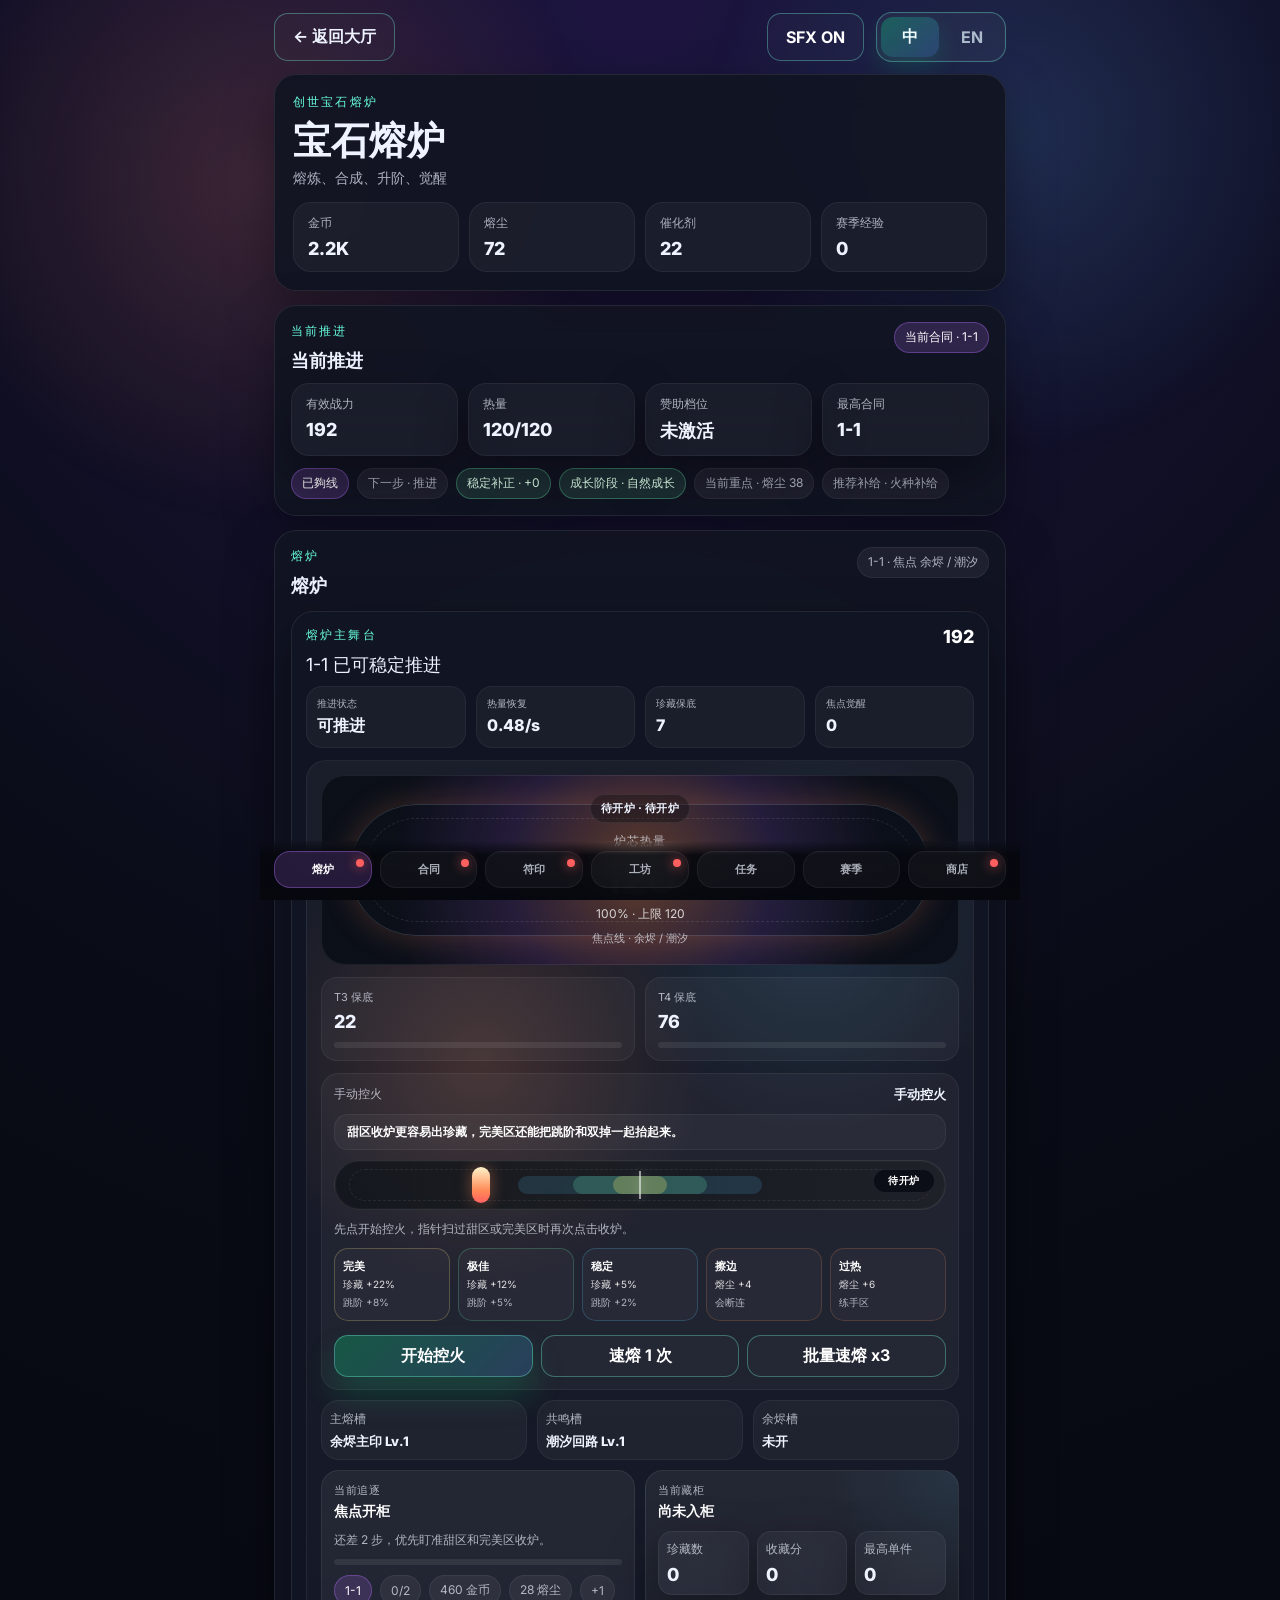
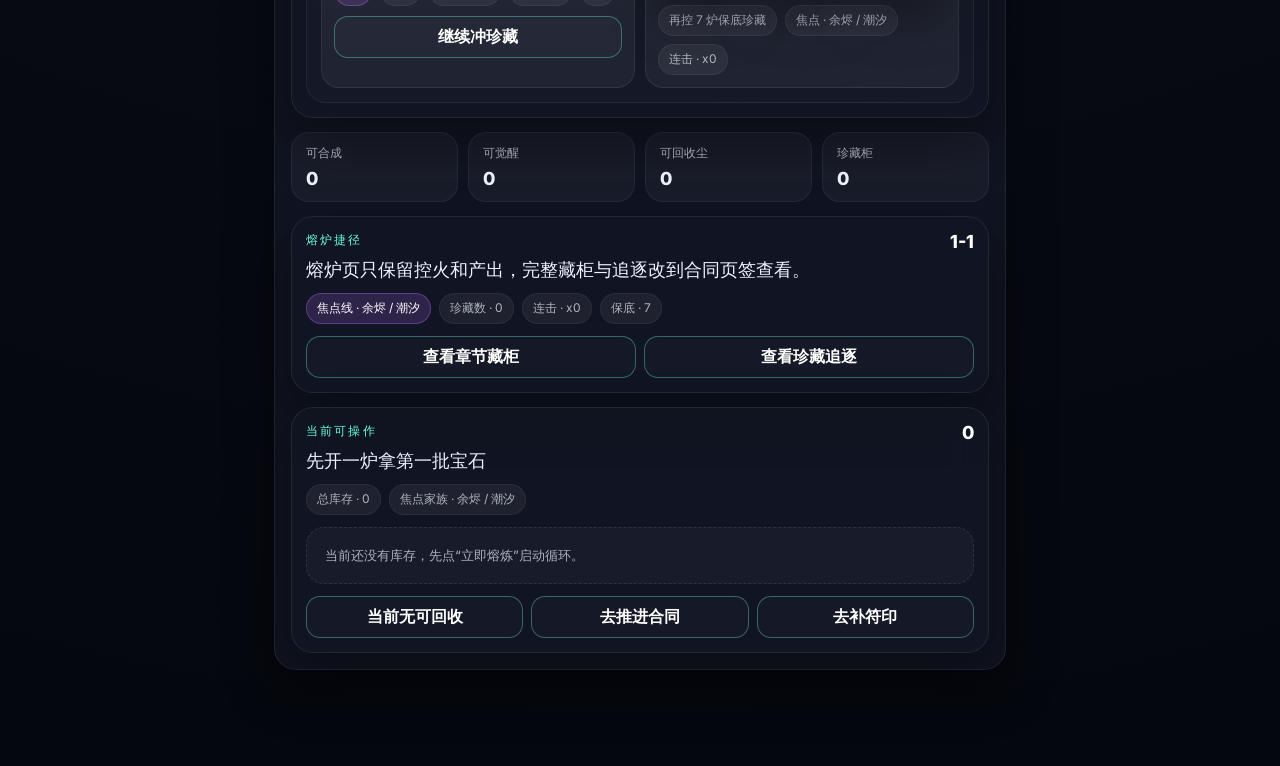
<file: games/gem-forge/index.html>
<!DOCTYPE html>
<html lang="zh-CN">
<head>
    <meta charset="UTF-8">
    <meta name="viewport" content="width=device-width, initial-scale=1.0, viewport-fit=cover">
    <title>宝石熔炉</title>
    <meta name="description" content="宝石熔炉 - 熔炼、合成、升阶、觉醒">
    <link rel="preconnect" href="https://fonts.googleapis.com">
    <link rel="preconnect" href="https://fonts.gstatic.com" crossorigin>
    <link href="https://fonts.googleapis.com/css2?family=Inter:wght@400;500;600;700;800&family=Roboto+Mono:wght@400;700&display=swap" rel="stylesheet">
    <link rel="stylesheet" href="../../shared/hub.css">
    <link rel="stylesheet" href="./gem-forge.css">
</head>
<body>
    <div class="gf-bg"></div>
    <div class="gf-shell">
        <header class="gf-topbar">
            <div class="gf-topline">
                <a class="back-link" href="/" id="backToHubLink">← 返回大厅</a>
                <div class="lang-toggle" role="group" aria-label="语言切换">
                    <button class="lang-btn is-active" type="button" data-lang-switch="zh" aria-pressed="true">中</button>
                    <button class="lang-btn" type="button" data-lang-switch="en" aria-pressed="false">EN</button>
                </div>
            </div>

            <section class="gf-hero-card">
                <div class="gf-hero-copy">
                    <div class="eyebrow" id="heroEyebrow">创世宝石熔炉</div>
                    <h1 id="heroTitle">宝石熔炉</h1>
                    <p id="heroSubtitle">熔炼、合成、升阶、觉醒</p>
                </div>
                <div class="gf-resource-strip" id="resourceStrip"></div>
            </section>
        </header>

        <main class="gf-main">
            <section class="gf-summary-card" id="heroSummary"></section>
            <section class="gf-panel-card">
                <div class="gf-panel-content" id="panelContent"></div>
            </section>
        </main>

        <nav class="gf-tabbar" id="tabBar" aria-label="宝石熔炉页签"></nav>

        <div class="gf-payment-modal is-hidden" id="gfPaymentModal">
            <div class="gf-payment-card">
                <div class="gf-payment-head">
                    <div>
                        <div class="eyebrow" id="gfPaymentEyebrow">链上支付</div>
                        <h2 id="gfPaymentTitle">宝石熔炉补给中心</h2>
                        <p id="gfPaymentDesc">创建链上订单后，使用 OKX 钱包按精确金额支付，再粘贴交易哈希（TXID）校验并发放奖励。</p>
                    </div>
                    <button class="ghost-btn icon-btn" id="gfPaymentCloseBtn" type="button" aria-label="关闭支付">&times;</button>
                </div>

                <div class="gf-payment-offer-grid" id="gfPaymentOfferGrid"></div>

                <div class="gf-payment-order-card">
                    <div class="gf-payment-order-top">
                        <div>
                            <div class="gf-payment-amount" id="gfPaymentAmount">--</div>
                            <div class="gf-payment-meta" id="gfPaymentMeta">TRON (TRC20) · OKX 钱包</div>
                        </div>
                        <div class="gf-payment-order-line">
                            <span id="gfPaymentOrderLabel">订单号</span>
                            <strong id="gfPaymentOrderId">--</strong>
                        </div>
                    </div>

                    <div class="gf-payment-order-grid">
                        <div class="gf-payment-stat">
                            <span id="gfPaymentExactLabel">精确金额</span>
                            <strong id="gfPaymentExactAmount">--</strong>
                        </div>
                        <div class="gf-payment-stat">
                            <span id="gfPaymentExpiryLabel">剩余时间</span>
                            <strong id="gfPaymentExpiry">--:--</strong>
                        </div>
                    </div>

                    <div class="gf-payment-address-block">
                        <span class="gf-mini-label" id="gfPaymentAddressLabel">收款地址</span>
                        <div class="gf-payment-address" id="gfPaymentWallet">--</div>
                    </div>

                    <div class="gf-payment-copy-row">
                        <button class="ghost-btn wide-btn" id="gfPaymentCopyAddressBtn" type="button">复制地址</button>
                        <button class="ghost-btn wide-btn" id="gfPaymentCopyAmountBtn" type="button">复制精确金额</button>
                    </div>

                    <div class="gf-payment-field">
                        <label class="gf-mini-label" for="gfPaymentTxidInput" id="gfPaymentTxidLabel">粘贴 OKX 钱包交易哈希（TXID）</label>
                        <input class="gf-payment-input" id="gfPaymentTxidInput" type="text" autocomplete="off" spellcheck="false" placeholder="请输入或粘贴链上交易哈希（TXID）">
                        <p class="gf-payment-hint" id="gfPaymentTxidHint">只有金额、地址和有效时间都匹配的订单，才能通过校验。</p>
                    </div>

                    <div class="gf-payment-status" id="gfPaymentStatus">先创建订单，再去 OKX 钱包完成支付，最后把交易哈希（TXID）粘贴到这里校验。</div>

                    <div class="gf-payment-actions">
                        <button class="primary-btn wide-btn" id="gfPaymentVerifyBtn" type="button">校验 TXID</button>
                    </div>
                </div>
            </div>
        </div>

        <div class="gf-toast" id="toast"></div>
    </div>

    <script src="../../shared/procedural-sfx.js"></script>
    <script src="./gem-forge.config.js"></script>
    <script src="./gem-forge.js"></script>
</body>
</html>
</file>
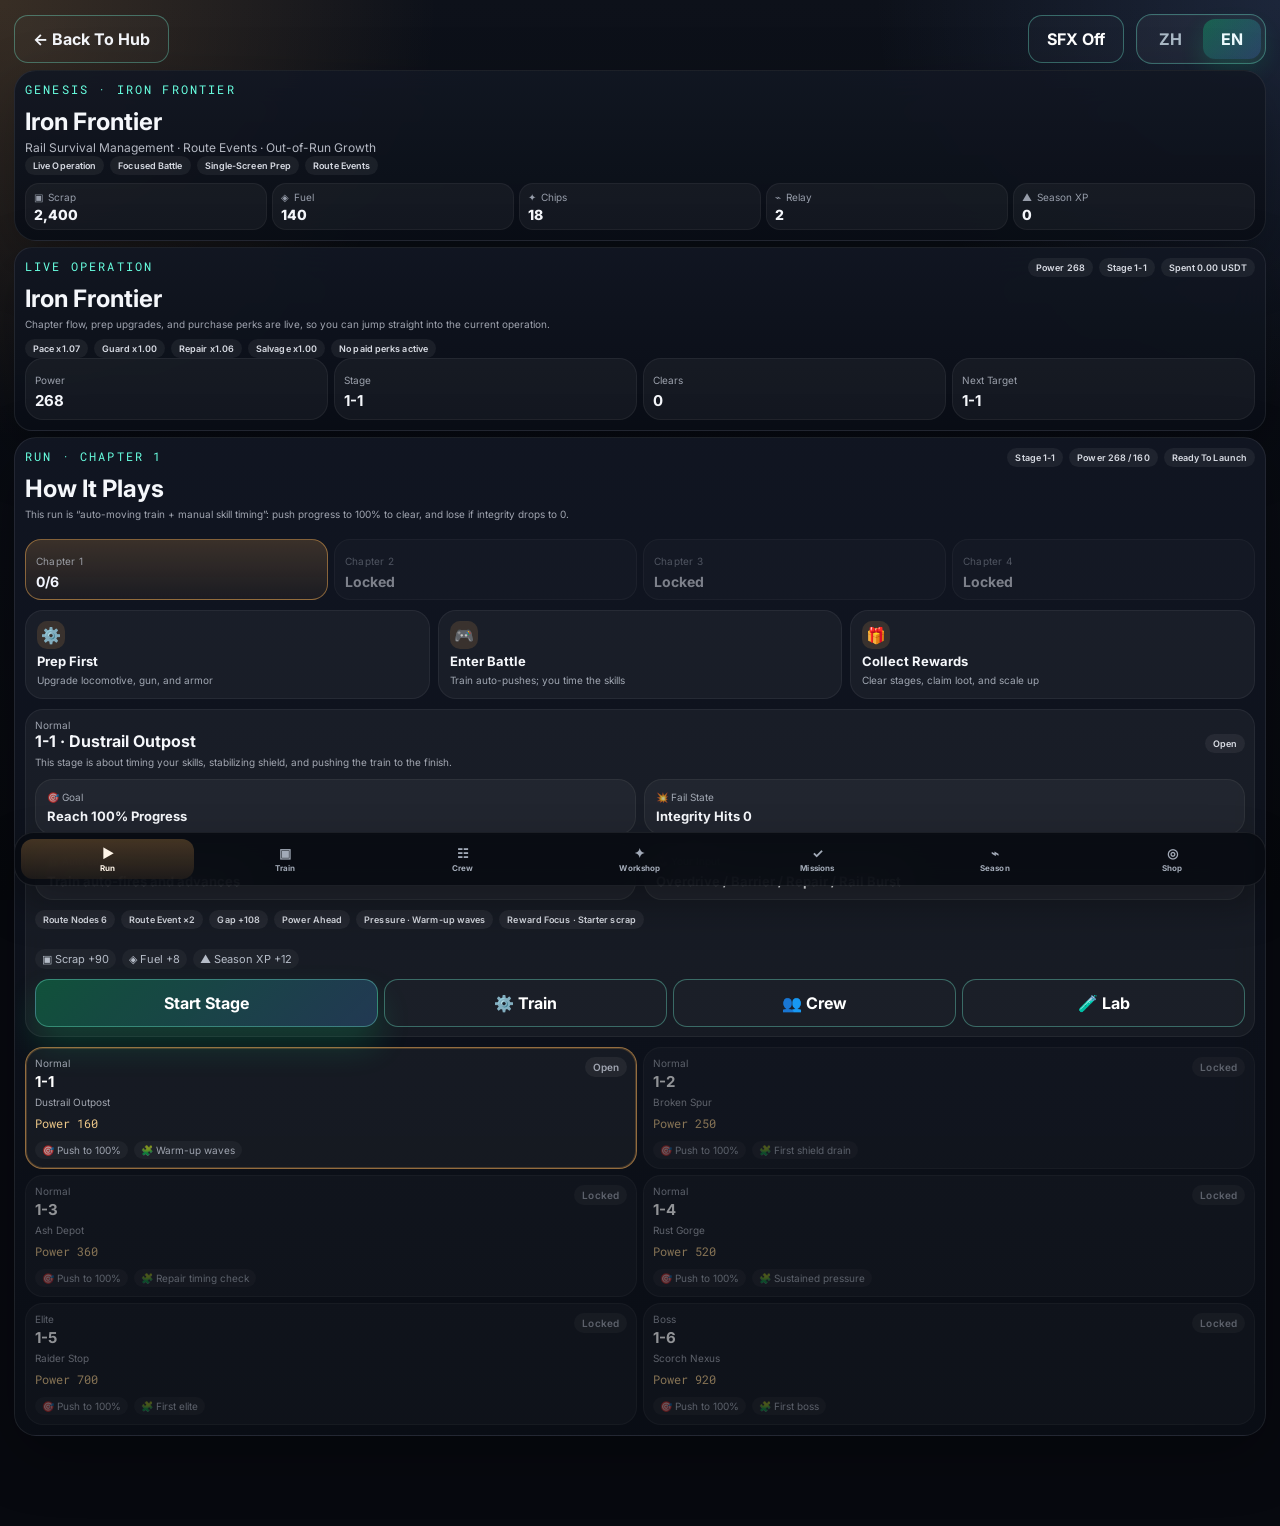
<file: games/iron-frontier/index.html>
<!DOCTYPE html>
<html lang="zh-CN">
<head>
    <meta charset="UTF-8">
    <meta name="viewport" content="width=device-width, initial-scale=1.0, viewport-fit=cover">
    <title>铁轨远征</title>
    <meta name="description" content="铁轨远征：在单屏整备、路线事件与列车战斗之间推进成长。">
    <link rel="preconnect" href="https://fonts.googleapis.com">
    <link rel="preconnect" href="https://fonts.gstatic.com" crossorigin>
    <link href="https://fonts.googleapis.com/css2?family=Inter:wght@400;500;600;700;800&family=Roboto+Mono:wght@400;700&display=swap" rel="stylesheet">
    <link rel="stylesheet" href="../../shared/hub.css">
    <link rel="stylesheet" href="./iron-frontier.css">
</head>
<body>
    <div class="if-bg"></div>
    <div class="if-shell">
        <header class="if-topbar">
            <div class="if-topline">
                <a class="back-link" href="/" id="backToHubLink">← 返回大厅</a>
                <div class="topbar-actions">
                    <button class="ghost-btn" id="soundToggle" type="button" aria-pressed="false">音效关闭</button>
                    <div class="lang-toggle" role="group" aria-label="Language">
                        <button class="lang-btn is-active" type="button" data-lang-switch="zh" aria-pressed="true">ZH</button>
                        <button class="lang-btn" type="button" data-lang-switch="en" aria-pressed="false">EN</button>
                    </div>
                </div>
            </div>

            <section class="if-hero-card">
                <div class="if-hero-copy">
                    <div class="eyebrow" id="heroEyebrow">GENESIS · IRON FRONTIER</div>
                    <h1 id="heroTitle">铁轨远征</h1>
                    <p id="heroSubtitle">列车生存经营 · 路线事件 · 局外成长</p>
                    <div class="if-hero-chips" id="heroChips"></div>
                </div>
                <div class="if-resource-strip" id="resourceStrip"></div>
            </section>
        </header>

        <main class="if-main">
            <section class="if-summary-card" id="heroSummary"></section>
            <section class="if-panel-card">
                <div class="if-panel-content" id="panelContent"></div>
            </section>
        </main>

        <nav class="if-tabbar" id="tabBar" aria-label="Iron Frontier Tabs"></nav>

        <div class="if-battle-overlay is-hidden" id="battleOverlay">
            <div class="if-battle-shell">
                <div class="if-battle-top">
                    <div>
                        <div class="eyebrow" id="battleEyebrow">列车战斗</div>
                        <h2 id="battleStageTitle">当前战区</h2>
                    </div>
                    <button class="ghost-btn icon-btn" id="battleCloseBtn" type="button" aria-label="关闭战斗">&times;</button>
                </div>

                <div class="if-battle-hud">
                    <div class="if-hud-card">
                        <span id="battleIntegrityLabel">车体</span>
                        <strong id="battleIntegrityValue">100%</strong>
                        <div class="if-meter"><span id="battleIntegrityBar"></span></div>
                    </div>
                    <div class="if-hud-card">
                        <span id="battleShieldLabel">护盾</span>
                        <strong id="battleShieldValue">100%</strong>
                        <div class="if-meter shield"><span id="battleShieldBar"></span></div>
                    </div>
                    <div class="if-hud-card">
                        <span id="battleHeatLabel">热量</span>
                        <strong id="battleHeatValue">0%</strong>
                        <div class="if-meter heat"><span id="battleHeatBar"></span></div>
                    </div>
                    <div class="if-hud-card">
                        <span id="battleProgressLabel">进度</span>
                        <strong id="battleProgressValue">0%</strong>
                        <div class="if-meter progress"><span id="battleProgressBar"></span></div>
                    </div>
                </div>

                <div class="if-battle-field" id="battleField">
                    <div class="if-battle-fx" id="battleFx" aria-hidden="true"></div>
                    <div class="if-battle-route" id="battleWaveStrip" aria-hidden="true"></div>
                    <div class="if-battle-objective" id="battleObjective"></div>
                    <div class="if-battle-rail"></div>
                    <div class="if-train" id="battleTrain">
                        <span></span>
                        <span></span>
                        <span></span>
                        <span></span>
                    </div>
                    <div class="if-threat-lane" id="battleThreatLane"></div>
                    <div class="if-battle-tip" id="battleTip"></div>
                    <div class="if-battle-status-badge" id="battleStatusBadge"></div>
                </div>

                <div class="if-battle-bottom">
                    <div class="if-battle-events" id="battleEventArea"></div>
                    <div class="if-battle-actions">
                        <button class="if-skill-btn" type="button" data-battle-action="overdrive">超载</button>
                        <button class="if-skill-btn" type="button" data-battle-action="barrier">护盾</button>
                        <button class="if-skill-btn" type="button" data-battle-action="repair">修复</button>
                        <button class="if-skill-btn is-ultimate" type="button" data-battle-action="ultimate">轨炮</button>
                        <button class="primary-btn if-advance-btn" id="battleAdvanceBtn" type="button" data-battle-action="advance">推进下一段</button>
                    </div>
                </div>
            </div>
        </div>

        <div class="if-drawer is-hidden" id="offerDrawer">
            <div class="if-drawer-card">
                <div class="if-drawer-head">
                    <div>
                        <div class="eyebrow" id="drawerEyebrow">精选礼包</div>
                        <h2 id="drawerTitle">新手列车包</h2>
                    </div>
                    <button class="ghost-btn icon-btn" id="offerCloseBtn" type="button" aria-label="关闭礼包">&times;</button>
                </div>
                <div class="if-drawer-body" id="offerDrawerBody"></div>
                <div class="if-drawer-actions">
                    <button class="ghost-btn wide-btn" id="offerLaterBtn" type="button">关闭</button>
                    <button class="primary-btn wide-btn" id="offerMockPayBtn" type="button">创建订单</button>
                </div>
            </div>
        </div>

        <div class="if-toast" id="toast"></div>
    </div>

    <script src="../../shared/procedural-sfx.js"></script>
    <script src="./iron-frontier.config.js"></script>
    <script src="./iron-frontier.js"></script>
</body>
</html>
</file>
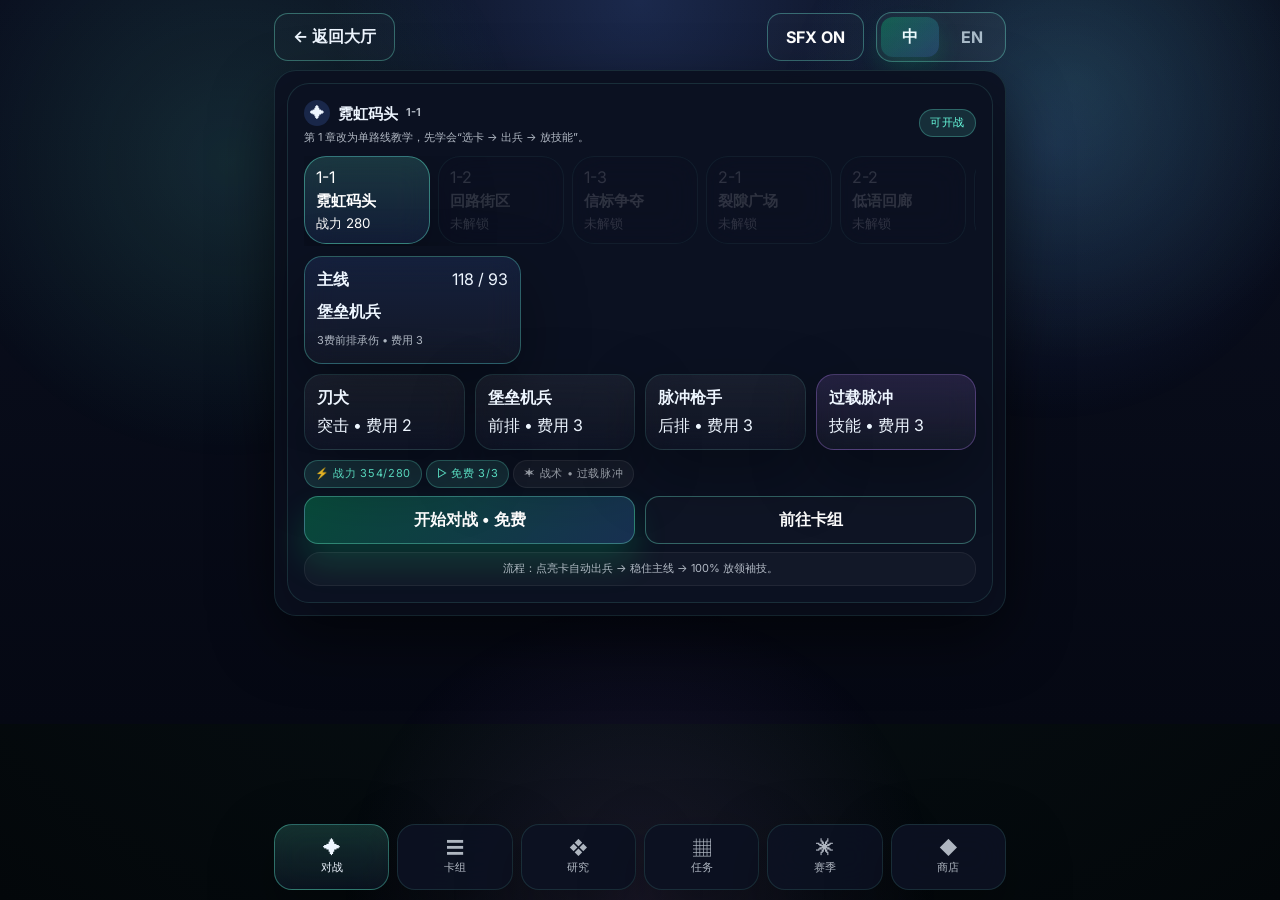
<file: games/neon-cards/index.html>
<!DOCTYPE html>
<html lang="zh-CN">
<head>
    <meta charset="UTF-8">
    <meta name="viewport" content="width=device-width, initial-scale=1.0, viewport-fit=cover">
    <title>霓虹卡牌</title>
    <meta name="description" content="霓虹卡牌 - 三路实时卡战、拖放出牌、卡组养成与赛季成长。">
    <link rel="preconnect" href="https://fonts.googleapis.com">
    <link rel="preconnect" href="https://fonts.gstatic.com" crossorigin>
    <link href="https://fonts.googleapis.com/css2?family=Inter:wght@400;500;600;700;800&family=Roboto+Mono:wght@400;700&display=swap" rel="stylesheet">
    <link rel="stylesheet" href="../../shared/hub.css">
    <link rel="stylesheet" href="./neon-cards.css">
</head>
<body data-neon-tab="clash">
    <div class="nc-bg" aria-hidden="true"></div>
    <div class="nc-shell">
        <header class="nc-topbar">
            <div class="nc-topline">
                <a class="back-link" href="/" id="backToHubLink">&larr; 返回大厅</a>
                <div class="lang-toggle" role="group" aria-label="语言切换">
                    <button class="lang-btn is-active" type="button" data-lang-switch="zh" aria-pressed="true">中</button>
                    <button class="lang-btn" type="button" data-lang-switch="en" aria-pressed="false">EN</button>
                </div>
            </div>

            <section class="nc-hero-card">
                <div class="nc-hero-copy">
                    <div class="eyebrow" id="heroEyebrow">创世·霓虹卡牌</div>
                    <h1 id="heroTitle">霓虹卡牌</h1>
                    <p id="heroSubtitle">三路实时卡战、拖放出牌、卡组养成与赛季成长。</p>
                </div>
                <div class="nc-resource-strip" id="resourceStrip"></div>
            </section>
        </header>

        <main class="nc-main">
            <section class="nc-summary-card" id="heroSummary"></section>
            <section class="nc-panel-card">
                <div class="nc-panel-content" id="panelContent"></div>
            </section>
        </main>

        <nav class="nc-tabbar" id="tabBar" aria-label="霓虹卡牌页签"></nav>

        <div class="nc-modal is-hidden" id="modalRoot">
            <div class="nc-modal-card">
                <div class="nc-modal-head">
                    <div>
                        <div class="eyebrow" id="modalEyebrow">信息</div>
                        <h2 id="modalTitle">霓虹卡牌</h2>
                        <p id="modalSubtitle"></p>
                    </div>
                    <button class="ghost-btn icon-btn" id="modalCloseBtn" type="button" aria-label="关闭弹窗">&times;</button>
                </div>
                <div class="nc-modal-body" id="modalBody"></div>
                <div class="nc-modal-actions" id="modalActions"></div>
            </div>
        </div>

        <div class="nc-toast" id="toast"></div>
    </div>

    <script src="../../shared/procedural-sfx.js"></script>
    <script src="./neon-cards.config.js"></script>
    <script src="./neon-cards.js"></script>
</body>
</html>
</file>
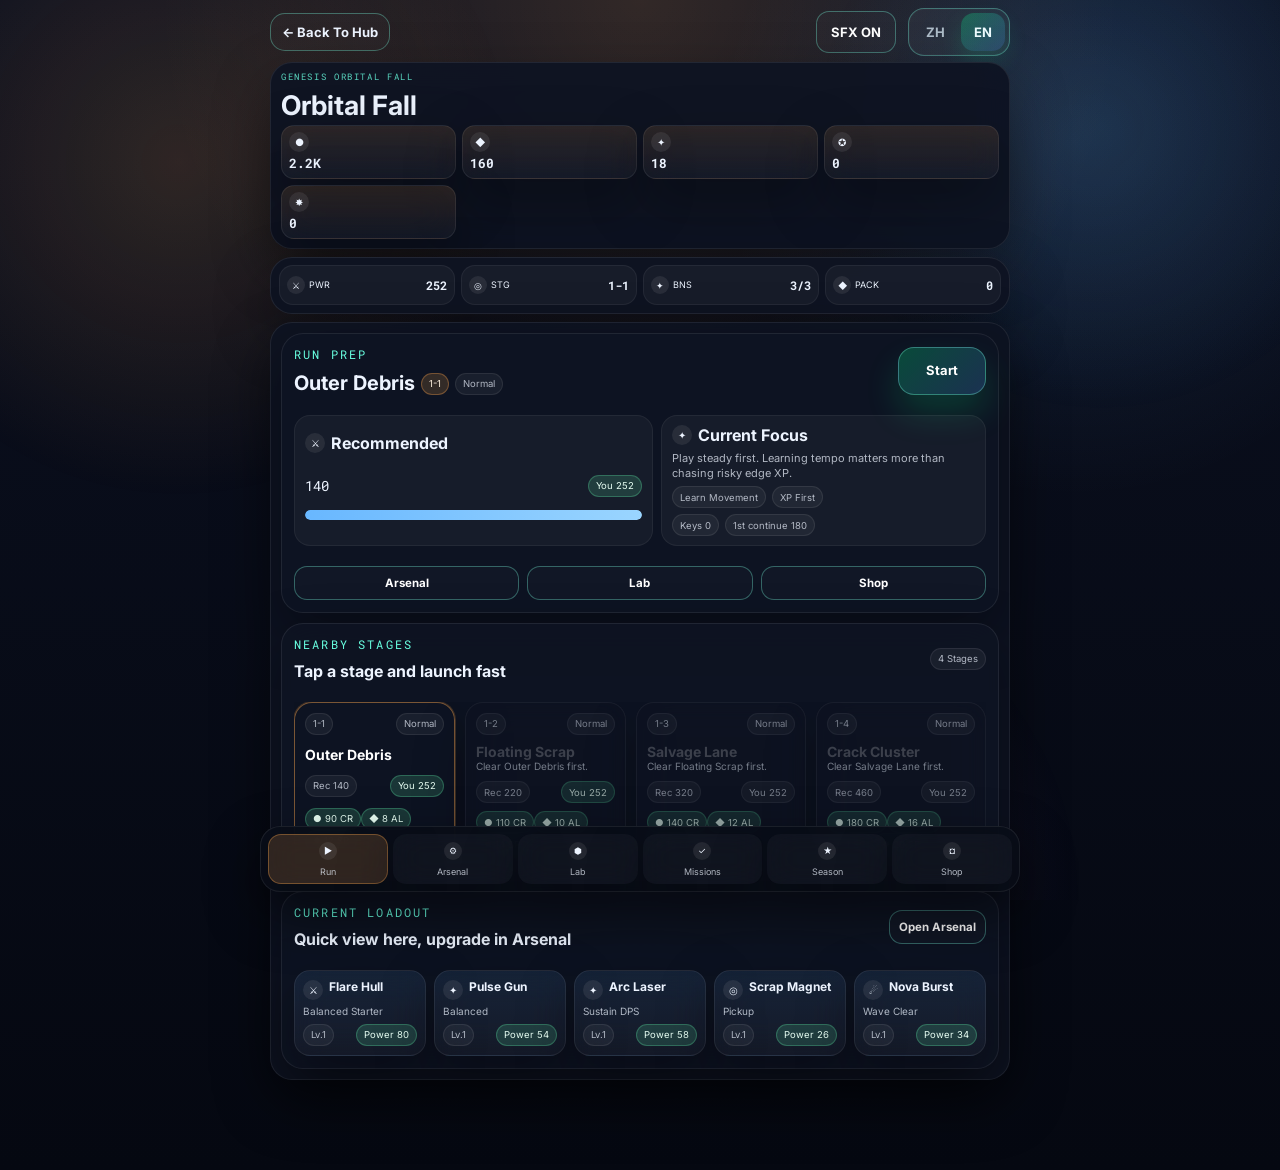
<file: games/orbital-fall/index.html>
<!DOCTYPE html>
<html lang="zh-CN">
<head>
    <meta charset="UTF-8">
    <meta name="viewport" content="width=device-width, initial-scale=1.0, viewport-fit=cover">
    <title>Orbital Fall</title>
    <meta name="description" content="Orbital Fall - one-hand survival shooter with out-of-run growth.">
    <link rel="preconnect" href="https://fonts.googleapis.com">
    <link rel="preconnect" href="https://fonts.gstatic.com" crossorigin>
    <link href="https://fonts.googleapis.com/css2?family=Inter:wght@400;500;600;700;800&family=Roboto+Mono:wght@400;700&display=swap" rel="stylesheet">
    <link rel="stylesheet" href="../../shared/hub.css">
    <link rel="stylesheet" href="./orbital-fall.css">
</head>
<body>
    <div class="of-bg"></div>
    <div class="of-shell">
        <header class="of-topbar">
            <div class="of-topline">
                <a class="back-link" href="/" id="backToHubLink">← Back To Hub</a>
                <div class="topbar-actions">
                    <button class="ghost-btn" id="soundToggle" type="button" aria-pressed="true">SFX ON</button>
                    <div class="lang-toggle" role="group" aria-label="Language">
                        <button class="lang-btn is-active" type="button" data-lang-switch="zh" aria-pressed="true">ZH</button>
                        <button class="lang-btn" type="button" data-lang-switch="en" aria-pressed="false">EN</button>
                    </div>
                </div>
            </div>

            <section class="of-hero-card">
                <div class="of-hero-copy">
                    <div class="eyebrow" id="heroEyebrow">GENESIS ORBITAL FALL</div>
                    <h1 id="heroTitle">Orbital Fall</h1>
                    <p id="heroSubtitle">One-Hand Survival Shooter · Light Roguelike Growth</p>
                </div>
                <div class="of-resource-strip" id="resourceStrip"></div>
            </section>
        </header>

        <main class="of-main">
            <section class="of-summary-card" id="heroSummary"></section>
            <section class="of-panel-card">
                <div class="of-panel-content" id="panelContent"></div>
            </section>
        </main>

        <nav class="of-tabbar" id="tabBar" aria-label="Orbital Fall tabs"></nav>

        <div class="of-modal is-hidden" id="paymentModal">
            <div class="of-payment-card">
                <div class="of-payment-head">
                    <div>
                        <div class="eyebrow" id="paymentEyebrow">On-Chain Payment</div>
                        <h2 id="paymentTitle">Payment Hub</h2>
                        <p id="paymentDesc">Create order → exact pay → paste TXID.</p>
                    </div>
                    <button class="ghost-btn icon-btn" id="paymentCloseBtn" type="button" aria-label="Close payment">&times;</button>
                </div>

                <div class="of-payment-offers" id="paymentOfferGrid"></div>
                <div class="of-payment-impact" id="paymentImpact"></div>

                <div class="of-payment-order-card">
                    <div class="of-payment-order-top">
                        <div>
                            <div class="of-payment-amount" id="paymentAmount">--</div>
                            <div class="of-payment-meta" id="paymentMeta">TRON (TRC20) · Create order for exact amount</div>
                        </div>
                        <div class="of-order-inline">
                            <span id="paymentOrderLabel">Order</span>
                            <strong id="paymentOrderId">--</strong>
                        </div>
                    </div>

                    <div class="of-payment-stat-grid">
                        <div class="of-payment-stat">
                            <span id="paymentExactLabel">Amount</span>
                            <strong id="paymentExactAmount">--</strong>
                        </div>
                        <div class="of-payment-stat">
                            <span id="paymentExpiryLabel">Time Left</span>
                            <strong id="paymentExpiry">--:--</strong>
                        </div>
                    </div>

                    <div class="of-payment-field">
                        <span class="of-mini-label" id="paymentAddressLabel">Address</span>
                        <div class="of-payment-address" id="paymentWallet">--</div>
                    </div>

                    <div class="of-payment-copy-row">
                        <button class="ghost-btn wide-btn" id="paymentCreateBtn" type="button">Create Order</button>
                        <button class="ghost-btn wide-btn" id="paymentCopyAddressBtn" type="button">Copy Address</button>
                        <button class="ghost-btn wide-btn" id="paymentCopyAmountBtn" type="button">Copy Amount</button>
                    </div>

                    <div class="of-payment-field">
                        <label class="of-mini-label" id="paymentTxidLabel" for="paymentTxidInput">Paste TXID</label>
                        <input class="of-payment-input" id="paymentTxidInput" type="text" autocomplete="off" spellcheck="false" placeholder="Paste transaction hash">
                        <p class="of-payment-hint" id="paymentTxidHint">Order, address, amount, and time must match.</p>
                    </div>

                    <div class="of-payment-status" id="paymentStatus">Create an order, then verify the payment.</div>

                    <div class="of-payment-actions">
                        <button class="primary-btn wide-btn" id="paymentVerifyBtn" type="button">Verify &amp; Claim</button>
                    </div>
                </div>
            </div>
        </div>

        <div class="of-toast" id="toast"></div>
    </div>

    <script src="../../shared/procedural-sfx.js"></script>
    <script src="./orbital-fall.config.js"></script>
    <script src="./orbital-fall.js"></script>
</body>
</html>
</file>
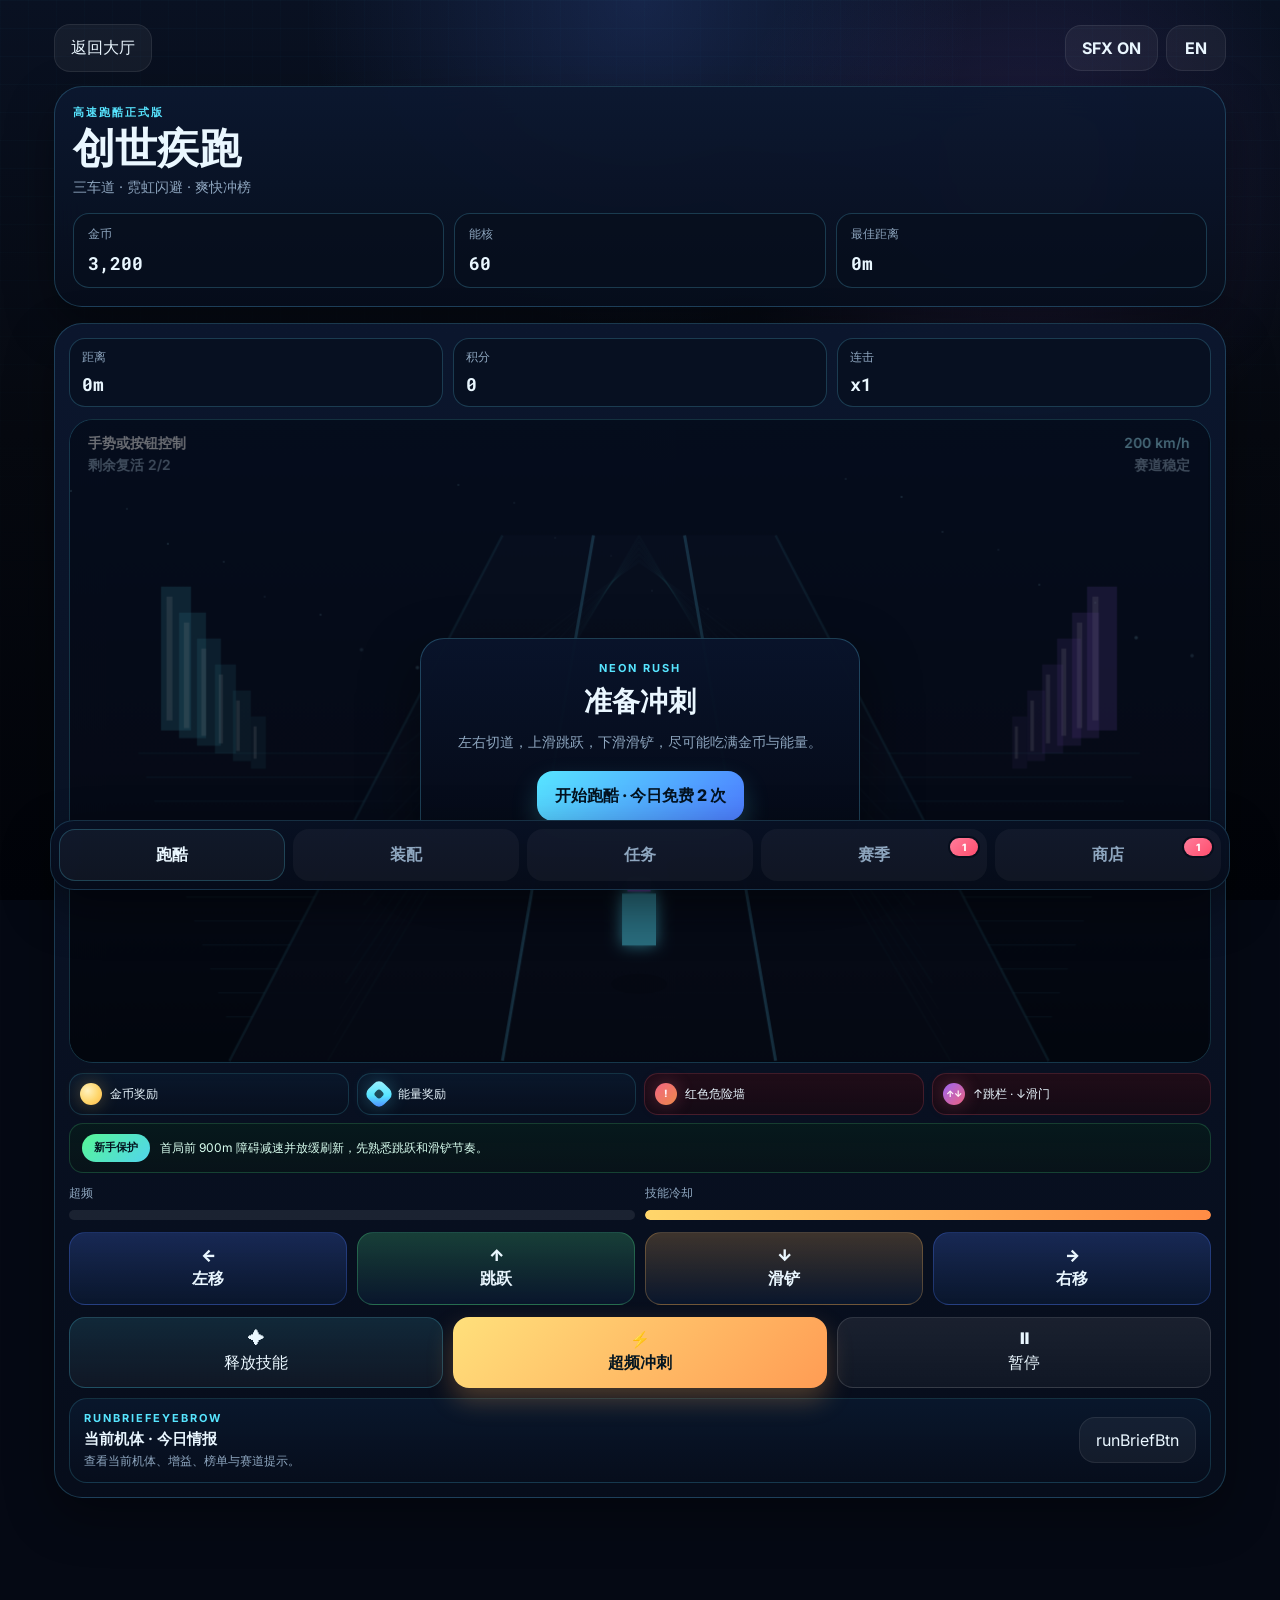
<file: games/runner/index.html>
<!DOCTYPE html>
<html lang="zh-CN">
<head>
    <meta charset="UTF-8">
    <meta name="viewport" content="width=device-width, initial-scale=1.0, maximum-scale=1.0, user-scalable=no, viewport-fit=cover">
    <title>创世疾跑 / Genesis Rush</title>
    <link rel="preconnect" href="https://fonts.googleapis.com">
    <link rel="preconnect" href="https://fonts.gstatic.com" crossorigin>
    <link href="https://fonts.googleapis.com/css2?family=Inter:wght@400;500;600;700;800&family=Roboto+Mono:wght@400;600;700&display=swap" rel="stylesheet">
    <link rel="stylesheet" href="/games/runner/runner.css">
</head>
<body>
    <div class="runner-bg" aria-hidden="true"></div>
    <div class="runner-shell">
        <header class="topbar">
            <div class="topbar-row">
                <a class="ghost-btn" href="/" data-i18n="backHub">返回大厅</a>
                <div class="topbar-actions">
                    <button class="ghost-btn icon-btn" id="soundToggle" type="button">SFX ON</button>
                    <button class="ghost-btn icon-btn" id="langToggle" type="button">EN</button>
                </div>
            </div>
            <div class="hero-card">
                <div class="hero-copy">
                    <div class="eyebrow" data-i18n="runnerEyebrow">高速跑酷正式版</div>
                    <h1 data-i18n="runnerTitle">创世疾跑</h1>
                    <p data-i18n="runnerSubtitle">三车道 · 霓虹闪避 · 爽快冲榜</p>
                </div>
                <div class="summary-grid">
                    <div class="summary-item">
                        <span data-i18n="goldLabel">金币</span>
                        <strong id="goldValue">0</strong>
                    </div>
                    <div class="summary-item">
                        <span data-i18n="coreLabel">能核</span>
                        <strong id="coreValue">0</strong>
                    </div>
                    <div class="summary-item">
                        <span data-i18n="bestLabel">最佳距离</span>
                        <strong id="bestDistanceValue">0m</strong>
                    </div>
                </div>
            </div>
        </header>

        <main class="runner-main" id="runnerMain">
            <section class="stage-card" id="stageCard">
                <div class="stage-hud">
                    <div class="hud-chip"><span data-i18n="distanceLabel">距离</span><strong id="distanceValue">0m</strong></div>
                    <div class="hud-chip"><span data-i18n="scoreLabel">积分</span><strong id="scoreValue">0</strong></div>
                    <div class="hud-chip"><span data-i18n="comboLabel">连击</span><strong id="comboValue">x1</strong></div>
                </div>

                <div class="canvas-wrap" id="canvasWrap">
                    <canvas id="runnerCanvas" width="960" height="540" aria-label="Genesis Rush stage"></canvas>

                    <div class="overlay-panel" id="startOverlay">
                        <div class="overlay-card">
                            <div class="overlay-kicker" data-i18n="startKicker">NEON RUSH</div>
                            <h2 data-i18n="startTitle">准备冲刺</h2>
                            <p data-i18n="startDesc">左右切道，上滑跳跃，下滑滑铲，尽可能吃满金币与能量。</p>
                            <div class="overlay-actions">
                                <button class="primary-btn" id="startRunBtn" type="button" data-i18n="startRun">开始跑酷</button>
                            </div>
                        </div>
                    </div>

                    <div class="overlay-panel is-hidden" id="pauseOverlay">
                        <div class="overlay-card compact">
                            <h2 data-i18n="pauseTitle">已暂停</h2>
                            <div class="overlay-actions">
                                <button class="primary-btn" id="resumeBtn" type="button" data-i18n="resumeRun">继续</button>
                                <button class="ghost-btn" id="quitRunBtn" type="button" data-i18n="endRun">结束本局</button>
                            </div>
                        </div>
                    </div>

                    <div class="overlay-panel is-hidden" id="reviveOverlay">
                        <div class="overlay-card compact">
                            <div class="overlay-kicker" data-i18n="reviveKicker">SECOND CHANCE</div>
                            <h2 data-i18n="reviveTitle">是否立即复活？</h2>
                            <p data-i18n="reviveDesc">复活仅消耗能核。每局最多复活 2 次，充值奖励请前往商店验证领取。</p>
                            <div class="overlay-actions">
                                <button class="primary-btn" id="reviveBtn" type="button" data-i18n="reviveBtn">消耗 20 能核复活</button>
                                <button class="ghost-btn" id="skipReviveBtn" type="button" data-i18n="skipRevive">直接结算</button>
                            </div>
                        </div>
                    </div>

                    <div class="overlay-panel is-hidden" id="resultOverlay">
                        <div class="overlay-card">
                            <div class="overlay-head">
                                <div class="overlay-head-main">
                                    <div class="overlay-kicker" data-i18n="resultKicker">RUN COMPLETE</div>
                                    <h2 data-i18n="resultTitle">本局结算</h2>
                                </div>
                                <button class="ghost-btn overlay-close-btn" id="resultCloseBtn" type="button" data-i18n="resultClose">关闭</button>
                            </div>
                            <div class="result-badge-row">
                                <div class="result-badge" id="resultBadge">A</div>
                                <div class="result-summary" id="resultSummary">Sharp neon run</div>
                            </div>
                            <div class="result-grid">
                                <div><span data-i18n="distanceLabel">距离</span><strong id="resultDistance">0m</strong></div>
                                <div><span data-i18n="scoreLabel">积分</span><strong id="resultScore">0</strong></div>
                                <div><span data-i18n="goldGainLabel">金币收益</span><strong id="resultGold">0</strong></div>
                                <div><span data-i18n="coreGainLabel">能核收益</span><strong id="resultCore">0</strong></div>
                            </div>
                            <div id="resultRankPanel"></div>
                            <div class="result-meta" id="resultMeta"></div>
                            <div class="overlay-actions">
                                <button class="primary-btn" id="restartRunBtn" type="button" data-i18n="restartRun">再来一局</button>
                            </div>
                        </div>
                    </div>
                </div>

                <div class="object-legend" id="objectLegend">
                    <div class="legend-chip is-reward">
                        <span class="legend-dot coin"></span>
                        <span data-i18n="legendCoin">金币奖励</span>
                    </div>
                    <div class="legend-chip is-reward">
                        <span class="legend-dot energy"></span>
                        <span data-i18n="legendEnergy">能量奖励</span>
                    </div>
                    <div class="legend-chip is-danger">
                        <span class="legend-dot danger">!</span>
                        <span data-i18n="legendWall">红色危险墙</span>
                    </div>
                    <div class="legend-chip is-danger">
                        <span class="legend-dot guide">↑↓</span>
                        <span data-i18n="legendGuide">↑跳栏 · ↓滑门</span>
                    </div>
                </div>

                <div class="assist-banner is-hidden" id="newbieAssistHint">
                    <span class="assist-badge" data-i18n="newbieAssistBadge">新手保护</span>
                    <span data-i18n="newbieAssistHint">首局前 900m 障碍减速并放缓刷新，先熟悉跳跃和滑铲节奏。</span>
                </div>

                <div class="energy-row">
                    <div class="meter">
                        <span data-i18n="overclockLabel">超频</span>
                        <div class="meter-bar"><i id="overclockBar"></i></div>
                    </div>
                    <div class="meter">
                        <span data-i18n="skillLabel">技能冷却</span>
                        <div class="meter-bar alt"><i id="skillBar"></i></div>
                    </div>
                </div>

                <div class="run-control-dock">
                    <div class="control-row">
                        <button class="control-btn" data-action="left" type="button" data-i18n="leftBtn">左移</button>
                        <button class="control-btn" data-action="jump" type="button" data-i18n="jumpBtn">跳跃</button>
                        <button class="control-btn" data-action="slide" type="button" data-i18n="slideBtn">滑铲</button>
                        <button class="control-btn" data-action="right" type="button" data-i18n="rightBtn">右移</button>
                    </div>

                    <div class="action-row">
                        <button class="ghost-btn wide-btn" id="skillBtn" type="button" data-i18n="skillBtn">释放技能</button>
                        <button class="primary-btn wide-btn" id="overclockBtn" type="button" data-i18n="overclockBtn">超频冲刺</button>
                        <button class="ghost-btn wide-btn" id="pauseBtn" type="button" data-i18n="pauseBtn">暂停</button>
                    </div>
                </div>

                <div class="run-brief-strip" id="runBriefStrip">
                    <div class="run-brief-copy">
                        <div class="eyebrow" data-i18n="runBriefEyebrow">赛道简报</div>
                        <strong id="runBriefHeadline">当前机体 · 今日情报</strong>
                        <p id="runBriefMeta">查看当前机体、增益、榜单与赛道提示。</p>
                    </div>
                    <button class="ghost-btn run-brief-btn" id="runBriefBtn" type="button" data-i18n="runBriefBtn">查看详情</button>
                </div>
            </section>

            <section class="panel-card" id="panelCard">
                <div class="panel-content" id="panelContent"></div>
            </section>
        </main>
        <nav class="tab-bar app-tab-bar" id="tabBar" aria-label="Runner tabs">
            <button class="tab-btn is-active" data-tab="run" type="button" data-i18n="tabRun">跑酷</button>
            <button class="tab-btn" data-tab="loadout" type="button" data-i18n="tabLoadout">装配</button>
            <button class="tab-btn" data-tab="missions" type="button" data-i18n="tabMissions">任务</button>
            <button class="tab-btn" data-tab="season" type="button" data-i18n="tabSeason">赛季</button>
            <button class="tab-btn" data-tab="shop" type="button" data-i18n="tabShop">商店</button>
        </nav>
    </div>

    <div class="toast" id="toast"></div>

    <div class="info-modal is-hidden" id="infoModal">
        <div class="info-modal-card">
            <div class="info-modal-head">
                <div>
                    <div class="overlay-kicker" id="infoModalKicker">SEASON MANUAL</div>
                    <h2 id="infoModalTitle">赛季说明</h2>
                    <p id="infoModalDesc">查看本赛季结算、段位与活跃奖励的完整规则。</p>
                </div>
                <button class="ghost-btn icon-btn" id="infoModalCloseBtn" type="button" aria-label="Close">×</button>
            </div>
            <div class="info-modal-body" id="infoModalBody"></div>
        </div>
    </div>

    <div class="runner-payment-modal is-hidden" id="runnerPaymentModal">
        <div class="runner-payment-card">
            <div class="runner-payment-head">
                <div>
                    <div class="overlay-kicker" id="runnerPaymentKicker">VERIFIED TOP-UP</div>
                    <h2 id="runnerPaymentTitle">跑酷充值中心</h2>
                    <p id="runnerPaymentDesc">创建链上订单，使用 OKX Wallet 完成 TRC20-USDT 转账，再粘贴 txid 校验并发奖。</p>
                </div>
                <button class="ghost-btn icon-btn" id="runnerPaymentCloseBtn" type="button" aria-label="Close payment">×</button>
            </div>
            <div class="runner-payment-offer-grid" id="runnerPaymentOfferGrid"></div>
            <div class="runner-payment-order-card">
                <div class="runner-payment-order-top">
                    <div>
                        <div class="runner-payment-amount" id="runnerPaymentAmount">--</div>
                        <div class="runner-payment-meta" id="runnerPaymentMeta">TRON (TRC20) · OKX Wallet</div>
                    </div>
                    <div class="runner-payment-order-line">
                        <span id="runnerPaymentOrderLabel">Order ID</span>
                        <strong id="runnerPaymentOrderId">--</strong>
                    </div>
                </div>
                <div class="runner-payment-order-grid">
                    <div class="runner-payment-stat">
                        <span id="runnerPaymentExactLabel">Exact Amount</span>
                        <strong id="runnerPaymentExactAmount">--</strong>
                    </div>
                    <div class="runner-payment-stat">
                        <span id="runnerPaymentExpiryLabel">Expires In</span>
                        <strong id="runnerPaymentExpiry">--:--</strong>
                    </div>
                </div>
                <div class="runner-payment-address-block">
                    <span class="mini-label" id="runnerPaymentAddressLabel">Receiving Address</span>
                    <div class="runner-payment-address" id="runnerPaymentWallet">TRiNCMEiH8ev31PbgN9ZCUkw48yFqF8boW</div>
                </div>
                <div class="runner-payment-copy-row">
                    <button class="ghost-btn wide-btn" id="runnerPaymentCopyAddressBtn" type="button">Copy Address</button>
                    <button class="ghost-btn wide-btn" id="runnerPaymentCopyAmountBtn" type="button">Copy Exact Amount</button>
                </div>
                <div class="runner-payment-field">
                    <label class="mini-label" for="runnerPaymentTxidInput" id="runnerPaymentTxidLabel">Paste OKX Wallet txid</label>
                    <input class="runner-payment-input" id="runnerPaymentTxidInput" type="text" autocomplete="off" spellcheck="false" placeholder="Paste the on-chain txid from OKX Wallet">
                    <p class="runner-payment-hint" id="runnerPaymentTxidHint">Only payments that match the exact amount, recipient address, and valid time window can pass verification.</p>
                </div>
                <div class="runner-payment-status" id="runnerPaymentStatus">Create an order first, then paste the txid after you finish payment in OKX Wallet.</div>
                <div class="runner-payment-actions">
                    <button class="primary-btn wide-btn" id="runnerPaymentVerifyBtn" type="button">Verify TXID</button>
                </div>
            </div>
        </div>
    </div>

    <script src="/games/runner/runner.js"></script>
</body>
</html>
</file>
<file: shared/hub.css>
:root {
    color-scheme: dark;
    --bg: #071014;
    --bg-soft: rgba(12, 24, 33, 0.82);
    --panel: rgba(12, 23, 34, 0.86);
    --panel-strong: rgba(15, 27, 39, 0.94);
    --line: rgba(120, 255, 226, 0.18);
    --line-strong: rgba(120, 255, 226, 0.34);
    --text: #eefcff;
    --muted: rgba(226, 244, 255, 0.72);
    --accent: #68ffe0;
    --accent-2: #4ba3ff;
    --live: #00ff88;
    --soon: #ffb84d;
    --shadow: 0 24px 80px rgba(0, 0, 0, 0.42);
}

* { box-sizing: border-box; }

[hidden] {
    display: none !important;
}

html, body {
    margin: 0;
    min-height: 100%;
    background: radial-gradient(circle at top, #112433 0%, #071014 44%, #03070a 100%);
    color: var(--text);
    font-family: 'Inter', 'Segoe UI', sans-serif;
}

body {
    position: relative;
    overflow-x: hidden;
}

a { color: inherit; text-decoration: none; }
button { font: inherit; }

a,
button {
    touch-action: manipulation;
    -webkit-tap-highlight-color: transparent;
}

.hub-bg {
    position: fixed;
    inset: 0;
    pointer-events: none;
    background:
        linear-gradient(180deg, rgba(3, 7, 10, 0.78), rgba(3, 7, 10, 0.92)),
        radial-gradient(circle at 15% 20%, rgba(0, 255, 136, 0.16), transparent 22%),
        radial-gradient(circle at 85% 15%, rgba(75, 163, 255, 0.16), transparent 20%),
        radial-gradient(circle at 50% 80%, rgba(168, 103, 255, 0.12), transparent 24%),
        url('../assets/hub/backgrounds/hub-bg-main.jpg') center / cover no-repeat;
    filter: saturate(1.08);
    opacity: 0.92;
}

.hub-shell {
    position: relative;
    z-index: 1;
    width: min(1280px, calc(100% - 32px));
    margin: 0 auto;
    padding: 28px 0 48px;
}

.topbar {
    display: flex;
    justify-content: space-between;
    align-items: flex-start;
    gap: 20px;
    margin-bottom: 22px;
}

.brand-lockup {
    display: flex;
    align-items: center;
    gap: 16px;
    min-width: 0;
}

.brand-lockup > div:last-child {
    min-width: 0;
}

.brand-logo {
    width: 72px;
    height: 72px;
    flex: 0 0 72px;
    border-radius: 22px;
    border: 1px solid rgba(120, 255, 226, 0.18);
    background:
        linear-gradient(135deg, rgba(0, 255, 136, 0.12), rgba(75, 163, 255, 0.18)),
        url('../assets/hub/logos/hub-logo-main.png') center / cover no-repeat;
    box-shadow: 0 20px 40px rgba(0, 0, 0, 0.28);
}

.eyebrow {
    font-family: 'Roboto Mono', monospace;
    font-size: 12px;
    letter-spacing: 0.18em;
    color: var(--accent);
    text-transform: uppercase;
    margin-bottom: 10px;
}

.topbar h1,
.hero-copy h2,
.section-head h3,
.modal-card h3,
.featured-title,
.coming-title {
    margin: 0;
    line-height: 1.05;
}

.topbar h1 {
    font-size: clamp(32px, 5vw, 58px);
    font-weight: 800;
}

.subcopy,
.section-head p,
.featured-desc,
.coming-copy,
.summary-note,
.resource-card span,
.bullet-card span,
.game-meta,
.game-desc {
    color: var(--muted);
    line-height: 1.65;
}

.topbar-actions,
.hero-actions,
.coming-actions {
    display: flex;
    flex-wrap: wrap;
    gap: 12px;
}

.topbar-actions {
    align-items: center;
    justify-content: flex-end;
}

.lang-toggle {
    display: inline-flex;
    align-items: center;
    gap: 4px;
    padding: 4px;
    border-radius: 16px;
    border: 1px solid var(--line-strong);
    background: rgba(255, 255, 255, 0.04);
    box-shadow: inset 0 0 0 1px rgba(255, 255, 255, 0.02);
}

.lang-btn {
    min-width: 58px;
    min-height: 40px;
    padding: 0 14px;
    border: 0;
    border-radius: 12px;
    background: transparent;
    color: var(--muted);
    font-weight: 700;
    cursor: pointer;
    transition: background 0.18s ease, color 0.18s ease, transform 0.18s ease, box-shadow 0.18s ease;
}

.lang-btn:hover {
    color: var(--text);
    background: rgba(255, 255, 255, 0.06);
}

.lang-btn.is-active {
    color: var(--text);
    background: linear-gradient(135deg, rgba(0, 255, 136, 0.26), rgba(75, 163, 255, 0.22));
    box-shadow: 0 10px 24px rgba(0, 255, 136, 0.14);
}

.primary-btn,
.ghost-btn,
.game-cta,
.modal-close,
.back-link {
    border-radius: 14px;
    border: 1px solid var(--line-strong);
    cursor: pointer;
    transition: transform 0.18s ease, box-shadow 0.18s ease, border-color 0.18s ease, background 0.18s ease;
}

.primary-btn,
.ghost-btn,
.back-link {
    display: inline-flex;
    align-items: center;
    justify-content: center;
    min-height: 48px;
    padding: 0 18px;
    font-weight: 700;
}

.primary-btn {
    background: linear-gradient(135deg, rgba(0, 255, 136, 0.24), rgba(75, 163, 255, 0.22));
    box-shadow: 0 18px 34px rgba(0, 255, 136, 0.16);
}

.ghost-btn,
.back-link {
    background: rgba(255, 255, 255, 0.02);
}

.primary-btn:hover,
.ghost-btn:hover,
.game-cta:hover,
.modal-close:hover,
.back-link:hover {
    transform: translateY(-2px);
    border-color: rgba(120, 255, 226, 0.52);
    box-shadow: 0 14px 32px rgba(0, 0, 0, 0.28);
}

.hub-layout {
    display: flex;
    flex-direction: column;
    gap: 22px;
}

.hero-card,
.section-block,
.modal-card,
.coming-card {
    background: var(--panel);
    border: 1px solid var(--line);
    box-shadow: var(--shadow);
    backdrop-filter: blur(18px);
    content-visibility: auto;
    contain-intrinsic-size: 320px auto;
}

.hero-card {
    display: grid;
    grid-template-columns: minmax(0, 1.35fr) minmax(320px, 0.85fr);
    gap: 18px;
    border-radius: 28px;
    padding: 24px;
}

.hero-copy p {
    max-width: 720px;
    margin: 14px 0 22px;
    color: var(--muted);
    line-height: 1.8;
}

.hero-pulse {
    margin: 0 0 22px;
    padding: 18px;
    border-radius: 20px;
    border: 1px solid rgba(255, 255, 255, 0.06);
    background:
        radial-gradient(circle at top right, rgba(0, 255, 136, 0.12), transparent 28%),
        linear-gradient(180deg, rgba(255, 255, 255, 0.04), rgba(255, 255, 255, 0.015));
}

.hero-pulse-head {
    display: flex;
    flex-direction: column;
    gap: 6px;
    margin-bottom: 14px;
}

.hero-pulse-head .eyebrow {
    margin-bottom: 0;
}

.hero-pulse-title {
    font-size: 18px;
    font-weight: 700;
}

.pulse-grid {
    display: grid;
    grid-template-columns: repeat(3, minmax(0, 1fr));
    gap: 12px;
}

.pulse-card {
    padding: 14px 16px;
    border-radius: 18px;
    background: rgba(255, 255, 255, 0.035);
    border: 1px solid rgba(255, 255, 255, 0.05);
}

.pulse-card span {
    display: block;
    margin-bottom: 8px;
    font-size: 12px;
    color: var(--muted);
}

.pulse-card strong {
    display: block;
    font-size: 15px;
    line-height: 1.5;
}

.status-pill {
    display: inline-flex;
    align-items: center;
    justify-content: center;
    min-height: 32px;
    padding: 0 12px;
    border-radius: 999px;
    font-family: 'Roboto Mono', monospace;
    font-size: 12px;
    font-weight: 700;
    letter-spacing: 0.12em;
    border: 1px solid currentColor;
}

.status-pill.live { color: var(--live); background: rgba(0, 255, 136, 0.08); }
.status-pill.soon { color: var(--soon); background: rgba(255, 184, 77, 0.08); }

.summary-panel {
    display: flex;
    flex-direction: column;
    gap: 14px;
    padding: 18px;
    border-radius: 22px;
    background: linear-gradient(180deg, rgba(255, 255, 255, 0.04), rgba(255, 255, 255, 0.015));
    border: 1px solid rgba(255, 255, 255, 0.06);
}

.summary-grid {
    display: grid;
    grid-template-columns: repeat(2, minmax(0, 1fr));
    gap: 12px;
}

.summary-item {
    padding: 14px;
    border-radius: 18px;
    background: rgba(255, 255, 255, 0.03);
    border: 1px solid rgba(255, 255, 255, 0.05);
}

.summary-label {
    display: block;
    font-size: 12px;
    color: var(--muted);
    margin-bottom: 8px;
}

.summary-item strong {
    display: block;
    font-size: clamp(18px, 2.5vw, 24px);
    font-weight: 800;
    word-break: break-word;
}

.section-block {
    border-radius: 24px;
    padding: 22px;
}

.section-head {
    display: flex;
    justify-content: space-between;
    align-items: end;
    gap: 20px;
    margin-bottom: 18px;
}

.section-head h3 {
    font-size: clamp(24px, 3vw, 34px);
}

.featured-game-card {
    min-height: 260px;
    border-radius: 22px;
    padding: 22px;
    border: 1px solid rgba(0, 255, 136, 0.18);
    background:
        radial-gradient(circle at top right, rgba(0, 255, 136, 0.18), transparent 24%),
        linear-gradient(135deg, rgba(0, 255, 136, 0.08), rgba(75, 163, 255, 0.08));
    display: grid;
    grid-template-columns: 220px minmax(0, 1fr);
    gap: 18px;
    content-visibility: auto;
    contain-intrinsic-size: 260px auto;
}

.featured-visual {
    position: relative;
    min-height: 260px;
    border-radius: 22px;
    overflow: hidden;
    border: 1px solid rgba(255, 255, 255, 0.08);
    background: linear-gradient(180deg, rgba(255, 255, 255, 0.04), rgba(255, 255, 255, 0.015));
}

.featured-cover,
.game-cover {
    background-color: rgba(9, 18, 26, 0.92);
    background-position: center;
    background-size: cover;
    background-repeat: no-repeat;
}

.featured-cover {
    position: absolute;
    inset: 0;
    background-image:
        linear-gradient(180deg, rgba(3, 8, 12, 0.04), rgba(3, 8, 12, 0.3));
}

.featured-cover::after,
.game-cover::after {
    content: '';
    position: absolute;
    inset: 0;
    background:
        linear-gradient(180deg, rgba(2, 6, 9, 0.08), rgba(2, 6, 9, 0.68)),
        radial-gradient(circle at top right, rgba(0, 255, 136, 0.18), transparent 26%);
}

.featured-icon,
.game-icon {
    display: flex;
    align-items: center;
    justify-content: center;
    border-radius: 22px;
    font-size: 40px;
    font-weight: 800;
    font-family: 'Roboto Mono', monospace;
}

.featured-icon {
    position: absolute;
    left: 18px;
    bottom: 18px;
    width: 92px;
    height: 92px;
    z-index: 1;
    min-height: 92px;
    background: rgba(4, 16, 22, 0.74);
    border: 1px solid rgba(255, 255, 255, 0.12);
    backdrop-filter: blur(12px);
}

.featured-content {
    display: flex;
    flex-direction: column;
    gap: 14px;
}

.featured-title {
    font-size: clamp(28px, 4vw, 44px);
}

.featured-desc {
    max-width: 760px;
}

.featured-meta,
.game-tags {
    display: flex;
    flex-wrap: wrap;
    gap: 10px;
}

.meta-chip {
    min-height: 34px;
    padding: 0 12px;
    border-radius: 999px;
    display: inline-flex;
    align-items: center;
    border: 1px solid rgba(255, 255, 255, 0.08);
    background: rgba(255, 255, 255, 0.04);
    font-size: 13px;
}

.game-grid {
    display: grid;
    grid-template-columns: repeat(4, minmax(0, 1fr));
    gap: 16px;
}

.game-card {
    position: relative;
    min-height: 280px;
    padding: 18px;
    border-radius: 22px;
    background: linear-gradient(180deg, rgba(255, 255, 255, 0.045), rgba(255, 255, 255, 0.015));
    border: 1px solid rgba(255, 255, 255, 0.06);
    overflow: hidden;
    display: flex;
    flex-direction: column;
    gap: 14px;
    content-visibility: auto;
    contain-intrinsic-size: 228px auto;
}

.game-card.live {
    border-color: rgba(0, 255, 136, 0.12);
}

.game-card.soon {
    border-color: rgba(255, 184, 77, 0.14);
    background:
        radial-gradient(circle at top right, rgba(255, 184, 77, 0.12), transparent 24%),
        linear-gradient(180deg, rgba(255, 255, 255, 0.045), rgba(255, 255, 255, 0.015));
}

.game-card::before {
    content: '';
    position: absolute;
    inset: auto -20% -30% 20%;
    height: 140px;
    background: radial-gradient(circle, var(--card-accent, rgba(255,255,255,0.12)), transparent 58%);
    opacity: 0.28;
    pointer-events: none;
}

.game-cover {
    position: relative;
    width: calc(100% + 36px);
    margin: -18px -18px 4px;
    min-height: 124px;
    background-image:
        linear-gradient(180deg, rgba(3, 8, 12, 0.02), rgba(3, 8, 12, 0.18));
}

.game-card-header {
    display: flex;
    justify-content: space-between;
    align-items: center;
    gap: 12px;
}

.game-icon {
    width: 62px;
    height: 62px;
    background: rgba(255, 255, 255, 0.05);
    border: 1px solid rgba(255, 255, 255, 0.06);
    position: relative;
    z-index: 1;
}

.game-title {
    font-size: 22px;
    margin: 0 0 6px;
}

.game-subtitle {
    font-size: 14px;
    color: var(--muted);
}

.game-meta { font-size: 13px; }
.game-desc {
    font-size: 13px;
    min-height: 42px;
}
.game-tags .meta-chip { font-size: 12px; }

.game-cta {
    margin-top: auto;
    min-height: 46px;
    padding: 0 14px;
    display: inline-flex;
    align-items: center;
    justify-content: center;
    width: 100%;
    font-weight: 700;
    background: rgba(255, 255, 255, 0.05);
}

.game-card.live .game-cta {
    background: linear-gradient(135deg, rgba(0, 255, 136, 0.2), rgba(75, 163, 255, 0.18));
}

.game-card.soon .game-cta {
    background: linear-gradient(135deg, rgba(255, 184, 77, 0.18), rgba(255, 122, 89, 0.16));
}

.section-split {
    display: grid;
    grid-template-columns: repeat(2, minmax(0, 1fr));
    gap: 22px;
}

.bullet-list,
.resource-grid,
.modal-list,
.coming-checklist {
    display: grid;
    gap: 14px;
}

.bullet-card,
.resource-card,
.coming-checklist div {
    padding: 16px 18px;
    border-radius: 18px;
    background: rgba(255, 255, 255, 0.03);
    border: 1px solid rgba(255, 255, 255, 0.05);
}

.bullet-card strong,
.resource-card strong {
    display: block;
    margin-bottom: 8px;
    font-size: 16px;
}

.modal-shell {
    position: fixed;
    inset: 0;
    z-index: 1000;
    display: flex;
    align-items: center;
    justify-content: center;
    padding: 20px;
    background: rgba(2, 8, 12, 0.72);
    backdrop-filter: blur(10px);
}

.modal-card {
    position: relative;
    width: min(560px, 100%);
    border-radius: 24px;
    padding: 24px;
    background: var(--panel-strong);
}

.modal-close {
    position: absolute;
    top: 14px;
    right: 14px;
    width: 40px;
    height: 40px;
    background: rgba(255, 255, 255, 0.04);
    color: var(--text);
    z-index: 2;
    font-size: 24px;
    line-height: 1;
}

.coming-layout {
    min-height: 100vh;
    width: min(920px, calc(100% - 32px));
    margin: 0 auto;
    padding: 28px 0 40px;
    display: flex;
    flex-direction: column;
    gap: 18px;
}

.coming-card {
    border-radius: 24px;
    padding: 24px;
}

.coming-hero {
    display: grid;
    grid-template-columns: 104px minmax(0, 1fr);
    gap: 18px;
}

.coming-title {
    font-size: clamp(32px, 5vw, 52px);
}

@media (max-width: 1100px) {
    .hero-card,
    .section-split,
    .featured-game-card {
        grid-template-columns: 1fr;
    }

    .game-grid {
        grid-template-columns: repeat(2, minmax(0, 1fr));
    }
}

@media (max-width: 720px) {
    .hub-shell,
    .coming-layout {
        width: min(100%, calc(100% - 18px));
        padding-top: calc(env(safe-area-inset-top, 0px) + 16px);
    }

    .topbar,
    .section-head {
        flex-direction: column;
        align-items: flex-start;
    }

    .pulse-grid {
        grid-template-columns: 1fr;
    }

    .topbar-actions {
        width: 100%;
    }

    .lang-toggle {
        width: 100%;
    }

    .lang-btn {
        flex: 1 1 0;
    }

    .brand-lockup {
        align-items: flex-start;
    }

    .brand-logo {
        width: 56px;
        height: 56px;
        flex-basis: 56px;
        border-radius: 18px;
    }

    .hero-card,
    .section-block,
    .coming-card {
        padding: 18px;
        border-radius: 20px;
    }

    .summary-grid,
    .game-grid,
    .section-split {
        grid-template-columns: 1fr;
    }

    .featured-game-card,
    .coming-hero {
        grid-template-columns: 1fr;
    }

    .featured-visual {
        min-height: 220px;
    }

    .featured-icon {
        width: 78px;
        height: 78px;
        min-height: 78px;
        font-size: 30px;
    }

    .topbar h1 {
        font-size: 34px;
    }

    .hero-copy h2,
    .coming-title {
        font-size: 28px;
    }

    .primary-btn,
    .ghost-btn,
    .back-link,
    .game-cta {
        width: 100%;
    }
}

@media (max-width: 720px) {
    .hub-shell {
        padding-bottom: 28px;
    }

    .topbar {
        gap: 12px;
        margin-bottom: 14px;
    }

    .brand-lockup {
        gap: 12px;
    }

    .eyebrow {
        font-size: 10px;
        margin-bottom: 6px;
    }

    .topbar h1 {
        font-size: clamp(28px, 8.2vw, 36px);
        line-height: 1.02;
    }

    .subcopy,
    .section-head p,
    .featured-desc,
    .coming-copy,
    .summary-note,
    .game-desc,
    .game-meta {
        line-height: 1.5;
    }

    .topbar .subcopy,
    .hero-copy p,
    .featured-desc,
    .summary-note {
        display: -webkit-box;
        -webkit-box-orient: vertical;
        overflow: hidden;
    }

    .topbar .subcopy {
        -webkit-line-clamp: 2;
    }

    .topbar-actions {
        display: grid;
        grid-template-columns: minmax(0, 1fr) minmax(116px, 136px);
        gap: 10px;
        align-items: stretch;
    }

    .topbar-actions > * {
        min-width: 0;
        width: 100%;
    }

    .lang-toggle {
        min-width: 0;
    }

    .hero-card,
    .section-block,
    .coming-card {
        padding: 14px;
        border-radius: 18px;
    }

    .hero-card {
        gap: 12px;
    }

    .hero-copy h2,
    .coming-title {
        font-size: clamp(22px, 7vw, 30px);
        line-height: 1.08;
    }

    .hero-copy p {
        margin: 10px 0 12px;
        -webkit-line-clamp: 3;
    }

    .hero-actions {
        display: grid;
        grid-template-columns: repeat(2, minmax(0, 1fr));
        gap: 10px;
    }

    .hero-actions .primary-btn,
    .hero-actions .ghost-btn {
        min-width: 0;
    }

    .hero-pulse {
        margin-bottom: 12px;
        padding: 12px;
        border-radius: 16px;
    }

    .hero-pulse-head {
        gap: 4px;
        margin-bottom: 10px;
    }

    .hero-pulse-title {
        font-size: 15px;
    }

    .pulse-grid {
        grid-template-columns: repeat(2, minmax(0, 1fr));
        gap: 10px;
    }

    .pulse-card {
        padding: 10px 11px;
        border-radius: 14px;
    }

    .pulse-card:last-child {
        grid-column: 1 / -1;
    }

    .pulse-card span {
        margin-bottom: 4px;
        font-size: 10px;
    }

    .pulse-card strong {
        font-size: 13px;
        line-height: 1.35;
    }

    .summary-panel {
        gap: 10px;
        padding: 12px;
        border-radius: 16px;
    }

    .summary-grid {
        grid-template-columns: repeat(3, minmax(0, 1fr));
        gap: 8px;
    }

    .summary-item {
        padding: 10px 9px;
        border-radius: 14px;
    }

    .summary-label {
        margin-bottom: 4px;
        font-size: 10px;
    }

    .summary-item strong {
        font-size: 16px;
        line-height: 1.15;
    }

    .summary-note {
        font-size: 12px;
        -webkit-line-clamp: 2;
    }

    .section-head {
        gap: 8px;
        margin-bottom: 12px;
    }

    .section-head h3 {
        font-size: 22px;
    }

    .section-head p {
        font-size: 13px;
    }

    .featured-game-card {
        min-height: 0;
        grid-template-columns: 112px minmax(0, 1fr);
        gap: 12px;
        padding: 14px;
        border-radius: 18px;
    }

    .featured-visual {
        min-height: 150px;
        border-radius: 16px;
    }

    .featured-icon {
        width: 58px;
        height: 58px;
        min-height: 58px;
        left: 12px;
        bottom: 12px;
        border-radius: 16px;
        font-size: 24px;
    }

    .featured-content {
        gap: 8px;
    }

    .featured-title {
        font-size: 22px;
        line-height: 1.08;
    }

    .featured-desc {
        font-size: 13px;
        -webkit-line-clamp: 3;
    }

    .featured-meta,
    .game-tags {
        gap: 6px;
    }

    .meta-chip {
        min-height: 28px;
        padding: 0 9px;
        font-size: 11px;
    }

    .game-grid {
        grid-template-columns: repeat(2, minmax(0, 1fr));
        gap: 12px;
    }

    .game-card {
        min-height: 228px;
        padding: 14px;
        gap: 10px;
        border-radius: 18px;
    }

    .game-cover {
        width: calc(100% + 28px);
        margin: -14px -14px 2px;
        min-height: 96px;
    }

    .game-card-header {
        gap: 10px;
    }

    .game-icon {
        width: 46px;
        height: 46px;
        border-radius: 15px;
        font-size: 22px;
    }

    .game-title {
        font-size: 17px;
        margin-bottom: 4px;
        line-height: 1.12;
    }

    .game-subtitle {
        font-size: 12px;
    }

    .game-meta,
    .game-desc {
        font-size: 12px;
    }

    .game-desc {
        min-height: 36px;
        display: -webkit-box;
        -webkit-box-orient: vertical;
        -webkit-line-clamp: 2;
        overflow: hidden;
    }

    .game-cta {
        min-height: 40px;
        padding: 0 10px;
        font-size: 13px;
    }
}

@media (max-width: 420px) {
    .hub-shell {
        width: min(100%, calc(100% - 12px));
        padding-top: calc(env(safe-area-inset-top, 0px) + 12px);
    }

    .topbar-actions {
        grid-template-columns: 1fr 108px;
    }

    .lang-btn {
        min-width: 0;
        min-height: 38px;
        padding: 0 10px;
    }

    .hero-actions {
        grid-template-columns: 1fr;
    }

    .summary-grid {
        grid-template-columns: repeat(2, minmax(0, 1fr));
    }

    .featured-game-card {
        grid-template-columns: 96px minmax(0, 1fr);
    }

    .featured-visual {
        min-height: 136px;
    }

    .game-grid {
        gap: 10px;
    }

    .game-card {
        min-height: 214px;
        padding: 12px;
    }

    .game-cover {
        width: calc(100% + 24px);
        margin: -12px -12px 2px;
        min-height: 88px;
    }
}

@media (max-width: 720px) {
    .hub-shell {
        padding-bottom: 16px;
    }

    .topbar {
        gap: 6px;
        margin-bottom: 8px;
    }

    .brand-lockup {
        gap: 8px;
    }

    .brand-logo {
        width: 44px;
        height: 44px;
        flex-basis: 44px;
        border-radius: 14px;
    }

    .eyebrow {
        font-size: 9px;
        margin-bottom: 4px;
    }

    .topbar h1 {
        font-size: clamp(22px, 7.2vw, 29px);
        line-height: 1;
    }

    .topbar .subcopy {
        font-size: 11px;
        line-height: 1.38;
        -webkit-line-clamp: 1;
    }

    .topbar-actions {
        grid-template-columns: minmax(0, 1fr) 92px;
        gap: 7px;
    }

    .topbar-actions .ghost-btn,
    .topbar-actions .primary-btn {
        min-height: 38px;
        padding: 0 10px;
        font-size: 12px;
        border-radius: 12px;
    }

    .lang-toggle {
        padding: 3px;
        border-radius: 14px;
    }

    .lang-btn {
        min-height: 36px;
        padding: 0 10px;
        font-size: 13px;
        border-radius: 10px;
    }

    .hero-card,
    .section-block,
    .coming-card {
        padding: 10px;
        border-radius: 15px;
    }

    .hero-card {
        gap: 8px;
    }

    .status-pill {
        min-height: 28px;
        padding: 0 10px;
        font-size: 10px;
    }

    .hero-copy h2,
    .coming-title {
        font-size: clamp(20px, 6.6vw, 26px);
        line-height: 1.05;
    }

    .hero-copy p {
        margin: 6px 0 8px;
        font-size: 11px;
        line-height: 1.45;
        -webkit-line-clamp: 2;
    }

    .hero-actions {
        gap: 8px;
    }

    .hero-actions .primary-btn,
    .hero-actions .ghost-btn {
        min-height: 40px;
        font-size: 13px;
        border-radius: 12px;
    }

    .hero-pulse {
        margin-bottom: 8px;
        padding: 9px;
        border-radius: 14px;
    }

    .hero-pulse-head {
        margin-bottom: 8px;
    }

    .hero-pulse-title {
        font-size: 14px;
    }

    .pulse-grid {
        grid-template-columns: repeat(3, minmax(0, 1fr));
        gap: 8px;
    }

    .pulse-card,
    .pulse-card:last-child {
        grid-column: auto;
    }

    .pulse-card {
        padding: 8px 8px 9px;
        border-radius: 12px;
    }

    .pulse-card span {
        margin-bottom: 3px;
        font-size: 9px;
    }

    .pulse-card strong {
        font-size: 11px;
        line-height: 1.28;
    }

    .summary-panel {
        gap: 7px;
        padding: 9px;
        border-radius: 14px;
    }

    .summary-grid {
        grid-template-columns: repeat(3, minmax(0, 1fr));
        gap: 7px;
    }

    .summary-item {
        padding: 8px 7px;
        border-radius: 12px;
    }

    .summary-label {
        margin-bottom: 3px;
        font-size: 9px;
    }

    .summary-item strong {
        font-size: 13px;
    }

    .summary-note {
        font-size: 11px;
        line-height: 1.4;
        -webkit-line-clamp: 1;
    }

    .section-head {
        gap: 6px;
        margin-bottom: 10px;
    }

    .section-head h3 {
        font-size: 20px;
    }

    .section-head p {
        font-size: 12px;
        line-height: 1.45;
    }

    .featured-game-card {
        grid-template-columns: 96px minmax(0, 1fr);
        gap: 8px;
        padding: 10px;
        border-radius: 16px;
    }

    .featured-visual {
        min-height: 118px;
        border-radius: 14px;
    }

    .featured-icon {
        width: 50px;
        height: 50px;
        min-height: 50px;
        left: 10px;
        bottom: 10px;
        border-radius: 14px;
        font-size: 21px;
    }

    .featured-content {
        gap: 6px;
    }

    .featured-title {
        font-size: 19px;
        line-height: 1.05;
    }

    .featured-desc {
        font-size: 12px;
        line-height: 1.45;
        -webkit-line-clamp: 2;
    }

    .meta-chip {
        min-height: 24px;
        padding: 0 8px;
        font-size: 10px;
    }

    .game-grid {
        gap: 10px;
    }

    .game-card {
        min-height: 188px;
        padding: 10px;
        gap: 8px;
        border-radius: 16px;
    }

    .game-cover {
        width: calc(100% + 20px);
        margin: -10px -10px 2px;
        min-height: 76px;
    }

    .game-icon {
        width: 40px;
        height: 40px;
        border-radius: 13px;
        font-size: 18px;
    }

    .game-title {
        font-size: 15px;
        margin-bottom: 3px;
    }

    .game-subtitle,
    .game-meta,
    .game-desc {
        font-size: 11px;
        line-height: 1.4;
    }

    .game-desc {
        min-height: 30px;
    }

    .game-cta {
        min-height: 36px;
        padding: 0 8px;
        font-size: 12px;
        border-radius: 12px;
    }
}

@media (max-width: 420px) {
    .topbar-actions {
        width: 100%;
        max-width: 100%;
        overflow: hidden;
        grid-template-columns: 1fr;
    }

    .topbar-actions .ghost-btn,
    .topbar-actions .primary-btn {
        min-height: 34px;
        padding: 0 8px;
        font-size: 11px;
    }

    .lang-toggle {
        min-width: 0;
        width: 100%;
    }

    #topContinueBtn {
        display: none;
    }

    .lang-btn {
        min-width: 0;
        min-height: 32px;
        font-size: 11px;
    }

    .topbar .subcopy {
        font-size: 10px;
    }

    .hero-actions {
        grid-template-columns: repeat(2, minmax(0, 1fr));
    }

    .pulse-grid {
        grid-template-columns: repeat(3, minmax(0, 1fr));
    }

    .summary-grid {
        grid-template-columns: repeat(3, minmax(0, 1fr));
    }

    .featured-game-card {
        grid-template-columns: 82px minmax(0, 1fr);
    }

    .featured-visual {
        min-height: 108px;
    }

    .game-card {
        min-height: 180px;
        padding: 9px;
    }

    .game-cover {
        width: calc(100% + 18px);
        margin: -9px -9px 2px;
        min-height: 72px;
    }
}

@media (max-width: 720px) {
    #topContinueBtn {
        display: none !important;
    }

    .topbar-actions {
        width: 100% !important;
        grid-template-columns: 1fr !important;
        gap: 8px !important;
    }

    .lang-toggle {
        width: 100% !important;
    }

    .hero-card,
    .section-block,
    .coming-card {
        backdrop-filter: blur(10px) !important;
    }

    .hero-card {
        padding: 12px !important;
        gap: 10px !important;
    }

    .hero-pulse {
        padding: 10px !important;
        margin-bottom: 10px !important;
    }

    .pulse-grid {
        grid-template-columns: repeat(2, minmax(0, 1fr)) !important;
        gap: 8px !important;
    }

    .pulse-card:last-child {
        grid-column: 1 / -1 !important;
    }
}

@media (max-width: 420px) {
    .hero-card {
        padding: 10px !important;
    }

    .topbar h1 {
        font-size: clamp(21px, 6.8vw, 28px) !important;
    }

    .topbar .subcopy {
        -webkit-line-clamp: 2 !important;
    }

    .hero-copy p {
        -webkit-line-clamp: 2 !important;
    }

    .pulse-grid {
        grid-template-columns: repeat(2, minmax(0, 1fr)) !important;
    }

    .pulse-card:last-child {
        grid-column: 1 / -1 !important;
    }
}
</file>
<file: games/cipher-match/cipher-match.css>
:root {
    color-scheme: dark;
    --cm-bg: #070912;
    --cm-surface: rgba(12, 16, 32, 0.92);
    --cm-surface-soft: rgba(255, 255, 255, 0.04);
    --cm-surface-strong: rgba(255, 255, 255, 0.08);
    --cm-border: rgba(255, 226, 107, 0.16);
    --cm-border-strong: rgba(255, 226, 107, 0.34);
    --cm-text: #f7fbff;
    --cm-text-soft: rgba(247, 251, 255, 0.72);
    --cm-accent: #ffe26b;
    --cm-accent-2: #76a8ff;
    --cm-good: #46f7a7;
    --cm-warn: #ffb86a;
    --cm-danger: #ff6f8f;
    --cm-shadow: 0 24px 64px rgba(0, 0, 0, 0.34);
}

* {
    box-sizing: border-box;
}

html,
body {
    min-height: 100%;
}

body {
    margin: 0;
    color: var(--cm-text);
    font-family: 'Inter', sans-serif;
    background:
        radial-gradient(circle at top, rgba(118, 168, 255, 0.18), transparent 34%),
        radial-gradient(circle at 82% 12%, rgba(255, 226, 107, 0.16), transparent 24%),
        linear-gradient(180deg, #0b1020 0%, #060810 100%);
    overflow-x: hidden;
    -webkit-tap-highlight-color: transparent;
    touch-action: manipulation;
}

body.modal-open {
    overflow: hidden;
}

button,
input,
a {
    touch-action: manipulation;
}

button:disabled {
    opacity: 0.48;
    cursor: not-allowed;
    transform: none !important;
    box-shadow: none !important;
}

.cm-bg {
    position: fixed;
    inset: 0;
    pointer-events: none;
    background:
        radial-gradient(circle at 16% 16%, rgba(255, 226, 107, 0.14), transparent 24%),
        radial-gradient(circle at 84% 14%, rgba(118, 168, 255, 0.18), transparent 22%),
        radial-gradient(circle at 50% 100%, rgba(70, 247, 167, 0.12), transparent 30%);
    opacity: 0.98;
}

.cm-shell {
    position: relative;
    z-index: 1;
    width: min(100%, 760px);
    margin: 0 auto;
    padding: calc(env(safe-area-inset-top, 0px) + 8px) 12px calc(env(safe-area-inset-bottom, 0px) + 104px);
}

.cm-topbar,
.cm-main,
.cm-panel-content,
.cm-stack,
.cm-card,
.cm-card-list,
.cm-grid {
    display: grid;
    gap: 10px;
}

.cm-topline {
    display: flex;
    align-items: center;
    justify-content: space-between;
    gap: 12px;
}

.cm-hero-card,
.cm-summary-card,
.cm-panel-card,
.cm-card,
.cm-resource-pill,
.cm-summary-item,
.cm-stage-chip,
.cm-board-wrap,
.cm-cell,
.cm-goal-chip,
.cm-mini-card,
.cm-mission-card,
.cm-season-card,
.cm-shop-card,
.cm-offer-card,
.cm-modal-card,
.cm-tab-btn,
.cm-input-wrap {
    background: var(--cm-surface);
    border: 1px solid var(--cm-border);
    border-radius: 22px;
    box-shadow: var(--cm-shadow);
    backdrop-filter: blur(16px);
}

.cm-hero-card,
.cm-summary-card,
.cm-panel-card,
.cm-card,
.cm-mini-card,
.cm-mission-card,
.cm-season-card,
.cm-shop-card,
.cm-offer-card {
    padding: 10px;
}

.cm-hero-card {
    gap: 10px;
}

.cm-hero-copy h1 {
    margin: 4px 0 0;
    font-size: clamp(24px, 4.8vw, 32px);
    line-height: 1.04;
}

.cm-hero-copy p {
    margin: 6px 0 0;
    color: var(--cm-text-soft);
    font-size: 13px;
    line-height: 1.45;
}

.cm-main {
    margin-top: 10px;
    padding-bottom: calc(env(safe-area-inset-bottom, 0px) + 12px);
}

.cm-resource-strip,
.cm-summary-grid,
.cm-inline-grid,
.cm-card-grid,
.cm-two-col,
.cm-metric-grid,
.cm-control-row,
.cm-reward-row {
    display: grid;
    gap: 10px;
}

.cm-resource-strip,
.cm-summary-grid,
.cm-inline-grid,
.cm-metric-grid {
    grid-template-columns: repeat(2, minmax(0, 1fr));
}

.cm-resource-pill,
.cm-summary-item {
    min-width: 0;
    min-height: 68px;
    display: grid;
    gap: 6px;
    align-content: start;
    padding: 10px;
    border-radius: 18px;
    background: linear-gradient(180deg, rgba(255, 226, 107, 0.1), rgba(255, 255, 255, 0.03));
}

.cm-resource-pill small,
.cm-summary-item small,
.cm-note,
.cm-copy,
.cm-goal-chip small,
.cm-mini-card small,
.cm-stage-chip small,
.cm-chip,
.cm-input-wrap small {
    color: var(--cm-text-soft);
}

.cm-titleline,
.cm-row-head,
.cm-card-head,
.cm-panel-head,
.cm-pill-head,
.cm-tab-btn {
    display: flex;
    align-items: center;
    gap: 8px;
    min-width: 0;
}

.cm-card-head,
.cm-panel-head {
    justify-content: space-between;
    align-items: flex-start;
}

.cm-titleline {
    flex-wrap: wrap;
}

.cm-pill-head strong,
.cm-titleline strong,
.cm-row-head strong,
.cm-card-head strong {
    font-size: 14px;
}

.cm-value {
    font-size: 18px;
    font-weight: 800;
    line-height: 1;
}

.cm-note,
.cm-copy,
.cm-chip,
.cm-goal-chip small,
.cm-input-wrap small {
    font-size: 12px;
    line-height: 1.35;
}

.cm-copy {
    font-size: 12px;
}

.cm-tag-row,
.cm-chip-row,
.cm-stage-strip,
.cm-goal-row,
.cm-reward-row,
.cm-action-row,
.cm-quick-row,
.cm-modal-actions {
    display: flex;
    flex-wrap: wrap;
    gap: 8px;
}

.cm-quick-row > * {
    flex: 1 1 calc(33.333% - 8px);
    min-width: 0;
}

.cm-chip,
.cm-goal-chip,
.cm-tag {
    display: inline-flex;
    align-items: center;
    gap: 6px;
    padding: 7px 9px;
    border-radius: 14px;
    border: 1px solid rgba(255, 255, 255, 0.08);
    background: rgba(255, 255, 255, 0.04);
}

.cm-tag {
    color: var(--cm-text-soft);
    font-size: 12px;
}

.cm-reward-chip {
    gap: 5px;
}

.cm-reward-icon {
    line-height: 1;
    flex: 0 0 auto;
}

.cm-reward-label,
.cm-reward-value {
    white-space: nowrap;
}

.cm-reward-value {
    color: var(--cm-text);
    font-weight: 700;
}

.cm-path-grid {
    display: grid;
    gap: 8px;
}

.cm-path-chip {
    display: flex;
    align-items: flex-start;
    gap: 8px;
    padding: 8px 10px;
    border-radius: 14px;
    border: 1px solid rgba(255, 255, 255, 0.08);
    background: rgba(255, 255, 255, 0.03);
}

.cm-path-icon {
    flex: 0 0 auto;
    line-height: 1.1;
    font-size: 15px;
}

.cm-path-copy {
    min-width: 0;
    display: grid;
    gap: 2px;
}

.cm-path-copy strong {
    font-size: 12px;
    line-height: 1.2;
}

.cm-path-copy small {
    color: var(--cm-text-soft);
    line-height: 1.35;
    display: -webkit-box;
    -webkit-line-clamp: 2;
    -webkit-box-orient: vertical;
    overflow: hidden;
}

.cm-stage-strip {
    display: flex;
    flex-wrap: nowrap;
    gap: 8px;
    align-items: stretch;
    overflow-x: auto;
    padding-bottom: 2px;
    scrollbar-width: none;
}

.cm-stage-strip::-webkit-scrollbar {
    display: none;
}

.cm-stage-chip {
    min-width: 102px;
    padding: 8px 10px;
    display: grid;
    gap: 4px;
    cursor: pointer;
    transition: transform 0.18s ease, border-color 0.18s ease, background 0.18s ease;
}

.cm-stage-chip:hover,
.cm-stage-chip.is-active {
    transform: translateY(-1px);
    border-color: var(--cm-border-strong);
    background: linear-gradient(180deg, rgba(255, 226, 107, 0.16), rgba(255, 255, 255, 0.04));
}

.cm-stage-chip.is-locked {
    opacity: 0.48;
}

.cm-stage-card {
    display: grid;
    gap: 8px;
}

.cm-stage-card.is-boss {
    border-color: rgba(255, 111, 143, 0.28);
    background:
        linear-gradient(180deg, rgba(255, 111, 143, 0.08), rgba(255, 255, 255, 0.03)),
        var(--cm-surface);
}

.cm-stage-grid {
    display: grid;
    gap: 8px;
}

.cm-battle-hud,
.cm-board-info,
.cm-wallet-row {
    display: grid;
    grid-template-columns: repeat(4, minmax(0, 1fr));
    gap: 6px;
}

.cm-hud-pill,
.cm-wallet-pill,
.cm-stat-pill {
    min-width: 0;
    padding: 7px;
    border-radius: 12px;
    background: rgba(255, 255, 255, 0.04);
    border: 1px solid rgba(255, 255, 255, 0.06);
    display: grid;
    gap: 3px;
}

.cm-metric-icon {
    width: 18px;
    height: 18px;
    display: inline-grid;
    place-items: center;
    border-radius: 999px;
    background: rgba(255, 255, 255, 0.08);
    font-size: 11px;
    line-height: 1;
    color: var(--cm-text);
    flex: 0 0 auto;
}

.cm-board-wrap {
    position: relative;
    padding: 8px;
    overflow: hidden;
}

.cm-board-wrap.is-boss {
    box-shadow:
        inset 0 0 0 1px rgba(255, 111, 143, 0.14),
        var(--cm-shadow);
}

.cm-board-wrap.is-skill-ready {
    box-shadow:
        inset 0 0 0 1px rgba(255, 226, 107, 0.24),
        0 0 0 1px rgba(255, 226, 107, 0.08),
        var(--cm-shadow);
}

.cm-board {
    display: grid;
    grid-template-columns: repeat(6, minmax(0, 1fr));
    gap: 6px;
}

.cm-cell {
    appearance: none;
    -webkit-appearance: none;
    aspect-ratio: 1;
    width: 100%;
    padding: 0;
    position: relative;
    overflow: hidden;
    display: grid;
    place-items: center;
    border-radius: 14px;
    border: 1px solid rgba(255, 255, 255, 0.08);
    font: inherit;
    color: #fff;
    font-weight: 800;
    font-size: clamp(18px, 4.4vw, 22px);
    cursor: pointer;
    transition: transform 0.16s ease, border-color 0.16s ease, box-shadow 0.16s ease;
}

.cm-cell:hover {
    transform: translateY(-1px);
    border-color: rgba(255, 255, 255, 0.28);
}

.cm-cell.is-selected {
    border-color: var(--cm-accent);
    box-shadow: 0 0 0 2px rgba(255, 226, 107, 0.34);
}

.cm-cell.is-hinting {
    box-shadow:
        0 0 0 1px rgba(70, 247, 167, 0.24),
        0 0 0 3px rgba(70, 247, 167, 0.14);
    animation: cmHintPulse 1.25s ease-in-out infinite;
}

.cm-cell.is-adjacent-hint {
    border-color: rgba(255, 226, 107, 0.34);
    box-shadow: 0 0 0 1px rgba(255, 226, 107, 0.16);
}

.cm-cell.is-swapping {
    z-index: 3;
    animation: cmTileSwap 0.18s cubic-bezier(0.2, 0.9, 0.28, 1) both;
}

.cm-cell.is-clearing {
    z-index: 2;
    animation: cmTileClear 0.98s cubic-bezier(0.22, 0.9, 0.34, 1) both;
}

.cm-cell.is-dropping {
    animation: cmTileDrop 0.22s cubic-bezier(0.18, 0.84, 0.28, 1) both;
}

.cm-cell.is-skill-hit {
    z-index: 1;
    animation: cmSkillCellPulse 0.98s cubic-bezier(0.18, 0.84, 0.28, 1) both;
}

.cm-cell--alpha { background: linear-gradient(180deg, #5298ff, #2d60c9); }
.cm-cell--beta { background: linear-gradient(180deg, #9e73ff, #6638d1); }
.cm-cell--gamma { background: linear-gradient(180deg, #47e0df, #168f95); }
.cm-cell--delta { background: linear-gradient(180deg, #ffb85a, #da6c21); }
.cm-cell--omega { background: linear-gradient(180deg, #ffe26b, #b88d18); color: #2b2203; }

.cm-board-overlay,
.cm-board-notice {
    position: absolute;
    left: 12px;
    right: 12px;
    pointer-events: none;
    border-radius: 16px;
    padding: 10px 12px;
    background: rgba(5, 8, 16, 0.78);
    border: 1px solid rgba(255, 255, 255, 0.06);
    backdrop-filter: blur(10px);
}

.cm-board-overlay {
    bottom: 12px;
}

.cm-board-notice {
    top: 12px;
}

.cm-board-centerfx {
    position: absolute;
    left: 50%;
    top: 50%;
    transform: translate(-50%, -50%);
    z-index: 2;
    pointer-events: none;
    width: min(76%, 260px);
    padding: 12px 14px;
    border-radius: 18px;
    text-align: center;
    background: rgba(7, 10, 20, 0.9);
    border: 1px solid rgba(255, 255, 255, 0.08);
    box-shadow: 0 18px 36px rgba(0, 0, 0, 0.28);
    backdrop-filter: blur(10px);
    animation:
        cmBoardFeedbackIn 0.16s ease both,
        cmBoardFeedbackOut 0.22s ease forwards;
    animation-delay: 0s, var(--cm-feedback-life, 1.25s);
}

.cm-board-centerfx.is-persistent {
    animation: cmBoardFeedbackIn 0.16s ease both;
}

.cm-board-centerfx-icon {
    width: 30px;
    height: 30px;
    margin: 0 auto 8px;
    border-radius: 999px;
    display: grid;
    place-items: center;
    background: rgba(255, 255, 255, 0.08);
    border: 1px solid rgba(255, 255, 255, 0.1);
    font-size: 15px;
}

.cm-board-centerfx strong {
    display: block;
    margin-bottom: 4px;
    font-size: 16px;
}

.cm-board-centerfx span {
    display: block;
    color: var(--cm-text-soft);
    font-size: 12px;
    line-height: 1.5;
}

.cm-board-centerfx.tone-good {
    border-color: rgba(70, 247, 167, 0.32);
}

.cm-board-centerfx.tone-warn {
    border-color: rgba(255, 184, 106, 0.32);
}

.cm-board-centerfx.tone-danger {
    border-color: rgba(255, 111, 143, 0.34);
}

.cm-board-centerfx.tone-skill {
    border-color: rgba(121, 236, 255, 0.42);
    background:
        radial-gradient(circle at top, rgba(255, 226, 107, 0.24), transparent 58%),
        rgba(7, 10, 20, 0.94);
    box-shadow:
        0 22px 40px rgba(0, 0, 0, 0.34),
        0 0 28px rgba(121, 236, 255, 0.16);
}

.cm-board-centerfx.tone-skill .cm-board-centerfx-icon {
    background: linear-gradient(180deg, rgba(255, 226, 107, 0.24), rgba(121, 236, 255, 0.14));
    border-color: rgba(255, 255, 255, 0.18);
    box-shadow:
        0 0 0 1px rgba(255, 226, 107, 0.16),
        0 0 18px rgba(121, 236, 255, 0.18);
}

.cm-board-centerfx.tone-skill strong {
    color: #fff2a8;
}

.cm-board-centerfx.tone-skill span {
    color: rgba(255, 255, 255, 0.82);
}

.cm-board-wrap.is-skill-cast {
    box-shadow:
        inset 0 0 0 1px rgba(255, 226, 107, 0.34),
        0 0 0 1px rgba(255, 226, 107, 0.16),
        0 0 24px rgba(255, 226, 107, 0.16),
        var(--cm-shadow);
    animation: cmSkillBoardPulse 0.98s cubic-bezier(0.2, 0.86, 0.26, 1) both;
}

.cm-board-wrap.is-skill-cast::after {
    content: '';
    position: absolute;
    inset: 6px;
    border-radius: 22px;
    pointer-events: none;
    background:
        radial-gradient(circle at 50% 45%, rgba(255, 226, 107, 0.24), rgba(121, 236, 255, 0.14) 34%, transparent 70%);
    animation: cmSkillBoardFlash 0.98s ease-out both;
}

.cm-board-wrap.is-boss-pulse {
    animation: cmBossBoardPulse 0.42s ease both;
}

.cm-board-wrap.is-shield-hit {
    animation: cmShieldBoardPulse 0.58s ease both;
}

@keyframes cmTileSwap {
    from {
        transform: translate(var(--cm-swap-tx, 0), var(--cm-swap-ty, 0)) scale(0.94);
    }
    65% {
        transform: translate(0, 0) scale(1.08);
    }
    to {
        transform: translate(0, 0) scale(1);
    }
}

@keyframes cmHintPulse {
    0%, 100% {
        transform: scale(1);
        box-shadow:
            0 0 0 1px rgba(70, 247, 167, 0.24),
            0 0 0 3px rgba(70, 247, 167, 0.14);
    }
    50% {
        transform: scale(1.03);
        box-shadow:
            0 0 0 1px rgba(70, 247, 167, 0.34),
            0 0 0 4px rgba(70, 247, 167, 0.18),
            0 0 18px rgba(70, 247, 167, 0.14);
    }
}

@keyframes cmTileClear {
    0% {
        opacity: 1;
        transform: scale(1);
        filter: brightness(1) saturate(1);
    }
    16% {
        opacity: 1;
        transform: scale(1.08);
        filter: brightness(1.45) saturate(1.1);
    }
    28% {
        opacity: 0.42;
        transform: scale(1.14);
        filter: brightness(1.8) saturate(1.22);
    }
    42% {
        opacity: 1;
        transform: scale(1.08);
        filter: brightness(1.26) saturate(1.08);
    }
    58% {
        opacity: 0.35;
        transform: scale(1.02);
        filter: brightness(1.95) saturate(1.26);
    }
    72% {
        opacity: 1;
        transform: scale(0.94);
        filter: brightness(1.18) saturate(1.05);
    }
    86% {
        opacity: 0.68;
        transform: scale(0.76);
        filter: brightness(1.48) saturate(1.14);
    }
    100% {
        opacity: 0;
        transform: scale(0.22);
        filter: brightness(2.1) saturate(1.3);
    }
}

@keyframes cmTileDrop {
    0% {
        opacity: 0;
        transform: translateY(-18px) scale(0.92);
    }
    70% {
        opacity: 1;
        transform: translateY(3px) scale(1.04);
    }
    100% {
        opacity: 1;
        transform: translateY(0) scale(1);
    }
}

@keyframes cmSkillCellPulse {
    0% {
        transform: scale(1);
        filter: brightness(1) saturate(1);
        box-shadow: 0 0 0 0 rgba(121, 236, 255, 0);
    }
    20% {
        transform: scale(1.04);
        filter: brightness(1.34) saturate(1.16);
    }
    48% {
        transform: scale(1.11);
        filter: brightness(1.72) saturate(1.34);
        box-shadow:
            0 0 0 1px rgba(255, 226, 107, 0.26),
            0 0 20px rgba(121, 236, 255, 0.2);
    }
    72% {
        transform: scale(1.03);
        filter: brightness(1.2) saturate(1.08);
    }
    100% {
        transform: scale(1);
        filter: brightness(1) saturate(1);
        box-shadow: 0 0 0 0 rgba(121, 236, 255, 0);
    }
}

@keyframes cmBoardFeedbackIn {
    from {
        opacity: 0;
        transform: translate(-50%, -40%) scale(0.94);
    }
    to {
        opacity: 1;
        transform: translate(-50%, -50%) scale(1);
    }
}

@keyframes cmBoardFeedbackOut {
    to {
        opacity: 0;
        transform: translate(-50%, -58%) scale(0.96);
    }
}

@keyframes cmBossBoardPulse {
    0% {
        box-shadow:
            inset 0 0 0 1px rgba(255, 111, 143, 0.14),
            var(--cm-shadow);
    }
    50% {
        box-shadow:
            inset 0 0 0 1px rgba(255, 111, 143, 0.34),
            0 0 0 1px rgba(255, 111, 143, 0.12),
            0 0 28px rgba(255, 111, 143, 0.14),
            var(--cm-shadow);
    }
    100% {
        box-shadow:
            inset 0 0 0 1px rgba(255, 111, 143, 0.14),
            var(--cm-shadow);
    }
}

@keyframes cmSkillBoardPulse {
    0% {
        box-shadow:
            inset 0 0 0 1px rgba(255, 226, 107, 0.18),
            var(--cm-shadow);
    }
    26% {
        box-shadow:
            inset 0 0 0 1px rgba(255, 226, 107, 0.46),
            0 0 0 1px rgba(121, 236, 255, 0.16),
            0 0 34px rgba(121, 236, 255, 0.18),
            0 0 48px rgba(255, 226, 107, 0.18),
            var(--cm-shadow);
    }
    60% {
        box-shadow:
            inset 0 0 0 1px rgba(121, 236, 255, 0.34),
            0 0 0 1px rgba(121, 236, 255, 0.14),
            0 0 24px rgba(121, 236, 255, 0.14),
            0 0 38px rgba(255, 226, 107, 0.14),
            var(--cm-shadow);
    }
    100% {
        box-shadow:
            inset 0 0 0 1px rgba(255, 226, 107, 0.18),
            var(--cm-shadow);
    }
}

@keyframes cmSkillBoardFlash {
    0% {
        opacity: 0;
        transform: scale(0.94);
    }
    18% {
        opacity: 0.88;
        transform: scale(1);
    }
    55% {
        opacity: 0.26;
    }
    100% {
        opacity: 0;
        transform: scale(1.08);
    }
}

@keyframes cmShieldBoardPulse {
    0% {
        box-shadow:
            inset 0 0 0 1px rgba(255, 111, 143, 0.12),
            var(--cm-shadow);
    }
    40% {
        box-shadow:
            inset 0 0 0 1px rgba(255, 111, 143, 0.44),
            0 0 0 1px rgba(255, 111, 143, 0.16),
            0 0 26px rgba(255, 111, 143, 0.18),
            var(--cm-shadow);
    }
    100% {
        box-shadow:
            inset 0 0 0 1px rgba(255, 111, 143, 0.12),
            var(--cm-shadow);
    }
}

@keyframes cmGoalHitPulse {
    0% {
        transform: scale(1);
        box-shadow: 0 0 0 0 rgba(118, 168, 255, 0);
    }
    35% {
        transform: scale(1.03);
        box-shadow:
            0 0 0 1px rgba(118, 168, 255, 0.24),
            0 0 18px rgba(118, 168, 255, 0.12);
    }
    100% {
        transform: scale(1);
        box-shadow: 0 0 0 0 rgba(118, 168, 255, 0);
    }
}

@keyframes cmGoalShieldPulse {
    0% {
        transform: scale(1);
        box-shadow: 0 0 0 0 rgba(255, 111, 143, 0);
    }
    25% {
        transform: scale(1.04);
        box-shadow:
            0 0 0 1px rgba(255, 111, 143, 0.34),
            0 0 18px rgba(255, 111, 143, 0.16);
    }
    55% {
        transform: scale(0.98);
        box-shadow:
            0 0 0 1px rgba(255, 111, 143, 0.2),
            0 0 10px rgba(255, 111, 143, 0.1);
    }
    100% {
        transform: scale(1);
        box-shadow: 0 0 0 0 rgba(255, 111, 143, 0);
    }
}

@keyframes cmGoalSkillPulse {
    0% {
        transform: scale(1);
        box-shadow: 0 0 0 0 rgba(121, 236, 255, 0);
    }
    24% {
        transform: scale(1.05);
        box-shadow:
            0 0 0 1px rgba(255, 226, 107, 0.28),
            0 0 20px rgba(121, 236, 255, 0.18);
    }
    58% {
        transform: scale(1.01);
        box-shadow:
            0 0 0 1px rgba(121, 236, 255, 0.14),
            0 0 12px rgba(121, 236, 255, 0.1);
    }
    100% {
        transform: scale(1);
        box-shadow: 0 0 0 0 rgba(121, 236, 255, 0);
    }
}

@keyframes cmGoalSkillShieldPulse {
    0% {
        transform: scale(1);
        box-shadow: 0 0 0 0 rgba(255, 111, 143, 0);
    }
    22% {
        transform: scale(1.05);
        box-shadow:
            0 0 0 1px rgba(255, 111, 143, 0.36),
            0 0 20px rgba(255, 226, 107, 0.14);
    }
    56% {
        transform: scale(1.01);
        box-shadow:
            0 0 0 1px rgba(255, 111, 143, 0.18),
            0 0 12px rgba(255, 111, 143, 0.1);
    }
    100% {
        transform: scale(1);
        box-shadow: 0 0 0 0 rgba(255, 111, 143, 0);
    }
}

@keyframes cmCtaPulse {
    0%, 100% {
        box-shadow: 0 14px 28px rgba(255, 226, 107, 0.14);
        transform: translateY(0);
    }
    50% {
        box-shadow: 0 18px 34px rgba(255, 226, 107, 0.2);
        transform: translateY(-1px);
    }
}

.cm-board-overlay strong,
.cm-board-notice strong {
    display: block;
    margin-bottom: 4px;
}

.cm-note-bar {
    display: grid;
    gap: 3px;
    padding: 8px 10px;
    border-radius: 14px;
    border: 1px solid rgba(255, 255, 255, 0.06);
    background: rgba(255, 255, 255, 0.035);
}

.cm-note-bar.is-idle {
    background: rgba(255, 255, 255, 0.02);
}

.cm-note-bar strong {
    font-size: 12px;
}

.cm-lock-card {
    border-color: rgba(118, 168, 255, 0.2);
    background: linear-gradient(180deg, rgba(118, 168, 255, 0.08), rgba(255, 255, 255, 0.03));
}

.cm-run-focus-head,
.cm-run-stage-main,
.cm-goal-token-head {
    display: flex;
    align-items: center;
    gap: 8px;
}

.cm-run-focus-head {
    justify-content: space-between;
}

.cm-run-stage-main {
    min-width: 0;
}

.cm-run-stage-copy {
    min-width: 0;
    display: grid;
    gap: 5px;
}

.cm-run-stage-badge {
    min-width: 52px;
    padding: 8px 10px;
    border-radius: 16px;
    border: 1px solid rgba(255, 255, 255, 0.08);
    background: rgba(255, 255, 255, 0.05);
    font-weight: 800;
    text-align: center;
}

.cm-run-board-column {
    gap: 8px;
}

.cm-run-compact-head {
    gap: 6px;
    align-items: center;
}

.cm-run-compact-id {
    min-width: 44px;
    justify-content: center;
    font-weight: 800;
    color: var(--cm-text);
}

.cm-goal-strip {
    display: grid;
    grid-template-columns: repeat(2, minmax(0, 1fr));
    gap: 6px;
}

.cm-goal-token {
    display: grid;
    gap: 6px;
    min-width: 0;
    padding: 8px 9px;
    border-radius: 16px;
    border: 1px solid rgba(255, 255, 255, 0.08);
    background: rgba(255, 255, 255, 0.035);
}

.cm-goal-token.is-done {
    border-color: rgba(70, 247, 167, 0.22);
    background: rgba(70, 247, 167, 0.08);
}

.cm-goal-token.is-shield {
    border-color: rgba(255, 111, 143, 0.18);
}

.cm-goal-token.is-shield .cm-goal-token-label {
    color: var(--cm-text);
}

.cm-goal-token.is-focus {
    border-color: rgba(118, 168, 255, 0.24);
    background: rgba(118, 168, 255, 0.08);
    box-shadow: 0 0 0 1px rgba(118, 168, 255, 0.1);
}

.cm-goal-token.is-hit {
    animation: cmGoalHitPulse 0.56s ease both;
}

.cm-goal-token.is-skill {
    animation: cmGoalSkillPulse 0.98s cubic-bezier(0.2, 0.86, 0.26, 1) both;
    border-color: rgba(255, 226, 107, 0.3);
    background:
        linear-gradient(180deg, rgba(255, 226, 107, 0.16), rgba(121, 236, 255, 0.08)),
        rgba(255, 255, 255, 0.04);
}

.cm-goal-token.is-hit.is-shield,
.cm-goal-token.is-burst.is-shield {
    animation: cmGoalShieldPulse 0.72s ease both;
    border-color: rgba(255, 111, 143, 0.32);
    background: rgba(255, 111, 143, 0.1);
}

.cm-goal-token.is-skill.is-shield {
    animation: cmGoalSkillShieldPulse 0.98s cubic-bezier(0.2, 0.86, 0.26, 1) both;
    border-color: rgba(255, 111, 143, 0.34);
    background:
        linear-gradient(180deg, rgba(255, 111, 143, 0.16), rgba(255, 226, 107, 0.08)),
        rgba(255, 255, 255, 0.04);
}

.cm-goal-token-head strong {
    font-size: 15px;
    line-height: 1;
}

.cm-goal-token-copy {
    min-width: 0;
    display: grid;
    gap: 2px;
}

.cm-goal-token-label {
    font-size: 11px;
    color: var(--cm-text-soft);
    white-space: nowrap;
    overflow: hidden;
    text-overflow: ellipsis;
}

.cm-goal-token-note {
    display: block;
    color: rgba(255, 255, 255, 0.54);
    font-size: 10px;
    line-height: 1.2;
}

.cm-goal-token.is-shield .cm-goal-token-note {
    color: rgba(255, 184, 106, 0.88);
    font-weight: 700;
}

.cm-goal-token-value {
    display: inline-flex;
    align-items: baseline;
    gap: 4px;
}

.cm-goal-token-head small {
    color: var(--cm-text-soft);
}

.cm-goal-token-icon {
    width: 20px;
    height: 20px;
    display: inline-grid;
    place-items: center;
    border-radius: 999px;
    background: rgba(255, 255, 255, 0.08);
    color: var(--cm-text);
    font-size: 11px;
}

.cm-run-reward-strip {
    gap: 6px;
}

.cm-battle-legend {
    gap: 6px;
}

.cm-battle-legend-chip {
    min-height: 30px;
    padding: 6px 9px;
    border-radius: 999px;
    background: rgba(255, 255, 255, 0.045);
    font-size: 11px;
    line-height: 1.1;
}

.cm-battle-legend-chip strong {
    font-size: 12px;
}

.cm-battle-legend-chip.is-focus {
    border-color: rgba(118, 168, 255, 0.28);
    background: rgba(118, 168, 255, 0.1);
}

.cm-battle-legend-chip.is-good {
    border-color: rgba(70, 247, 167, 0.24);
    background: rgba(70, 247, 167, 0.08);
}

.cm-battle-legend-chip.is-warn {
    border-color: rgba(255, 184, 106, 0.24);
    background: rgba(255, 184, 106, 0.08);
}

.cm-battle-legend-chip.is-danger {
    border-color: rgba(255, 111, 143, 0.28);
    background: rgba(255, 111, 143, 0.09);
}

.cm-run-coach {
    display: grid;
    grid-template-columns: auto minmax(0, 1fr);
    gap: 8px;
    align-items: center;
    padding: 8px 10px;
    border-radius: 16px;
    border: 1px solid rgba(118, 168, 255, 0.18);
    background: linear-gradient(135deg, rgba(118, 168, 255, 0.08), rgba(70, 247, 167, 0.06));
}

.cm-run-coach-icon {
    width: 24px;
    height: 24px;
    display: grid;
    place-items: center;
    border-radius: 999px;
    background: rgba(255, 255, 255, 0.08);
    font-size: 12px;
}

.cm-run-coach-copy {
    min-width: 0;
    display: grid;
    gap: 2px;
}

.cm-run-coach-copy strong {
    font-size: 13px;
}

.cm-run-coach-copy small {
    color: var(--cm-text-soft);
    line-height: 1.35;
}

.cm-run-tip {
    padding: 7px 9px;
    border-radius: 14px;
    border: 1px solid rgba(255, 255, 255, 0.06);
    background: rgba(255, 255, 255, 0.03);
    color: var(--cm-text-soft);
    font-size: 12px;
    line-height: 1.35;
}

.cm-deck-overview {
    grid-template-columns: repeat(2, minmax(0, 1fr));
}

.cm-control-row {
    grid-template-columns: repeat(2, minmax(0, 1fr));
}

.cm-btn,
.cm-btn-ghost,
.cm-btn-soft {
    min-height: 46px;
    padding: 0 14px;
    border: 1px solid var(--cm-border-strong);
    border-radius: 16px;
    font: inherit;
    font-weight: 700;
    color: var(--cm-text);
    cursor: pointer;
    transition: transform 0.18s ease, box-shadow 0.18s ease, border-color 0.18s ease, background 0.18s ease;
}

.cm-btn {
    background: linear-gradient(135deg, rgba(255, 226, 107, 0.26), rgba(118, 168, 255, 0.2));
    box-shadow: 0 14px 28px rgba(255, 226, 107, 0.14);
}

.cm-btn.is-cta {
    animation: cmCtaPulse 1.45s ease-in-out infinite;
}

.cm-btn-soft {
    background: rgba(255, 255, 255, 0.06);
}

.cm-btn-ghost {
    background: rgba(255, 255, 255, 0.02);
}

.cm-btn:hover,
.cm-btn-soft:hover,
.cm-btn-ghost:hover {
    transform: translateY(-1px);
    box-shadow: 0 14px 30px rgba(0, 0, 0, 0.28);
}

.cm-btn.is-danger {
    border-color: rgba(255, 111, 143, 0.38);
    background: rgba(255, 111, 143, 0.12);
}

.cm-board-side,
.cm-card-grid,
.cm-wallet-row,
.cm-mission-list,
.cm-season-list,
.cm-shop-list,
.cm-offer-list {
    display: grid;
    gap: 10px;
}

.cm-card-grid {
    grid-template-columns: repeat(2, minmax(0, 1fr));
}

.cm-guide-grid {
    grid-template-columns: repeat(2, minmax(0, 1fr));
}

.cm-mini-card,
.cm-mission-card,
.cm-season-card,
.cm-shop-card,
.cm-offer-card {
    display: grid;
    gap: 8px;
}

.cm-guide-card {
    min-height: 104px;
    align-content: start;
}

.cm-run-brief {
    gap: 8px;
}

.cm-run-brief .cm-chip-row {
    gap: 6px;
}

.cm-run-steps .cm-chip {
    padding: 7px 9px;
}

.cm-run-steps .cm-chip.is-active {
    border-color: rgba(255, 226, 107, 0.22);
    background: rgba(255, 226, 107, 0.08);
    box-shadow: 0 0 0 1px rgba(255, 226, 107, 0.08);
}

.cm-run-steps .cm-chip strong {
    font-size: 11px;
    color: var(--cm-text-soft);
}

.cm-guide-card.is-warning {
    border-color: rgba(255, 184, 106, 0.28);
}

.cm-goal-list {
    display: grid;
    gap: 8px;
}

.cm-goal-chip {
    justify-content: space-between;
    width: 100%;
}

.cm-progress {
    width: 100%;
    height: 8px;
    border-radius: 999px;
    background: rgba(255, 255, 255, 0.08);
    overflow: hidden;
}

.cm-progress > span {
    display: block;
    height: 100%;
    border-radius: inherit;
    background: linear-gradient(90deg, var(--cm-accent), var(--cm-accent-2));
}

.cm-tabbar {
    position: fixed;
    left: 50%;
    bottom: max(10px, calc(env(safe-area-inset-bottom, 0px) + 8px));
    transform: translateX(-50%);
    z-index: 30;
    width: min(calc(100% - 20px), 760px);
    padding: 8px;
    display: grid;
    grid-template-columns: repeat(6, minmax(0, 1fr));
    gap: 8px;
    background: rgba(7, 10, 20, 0.92);
    border: 1px solid var(--cm-border);
    border-radius: 24px;
    box-shadow: 0 24px 60px rgba(0, 0, 0, 0.34);
    backdrop-filter: blur(18px);
}

.cm-tab-btn {
    min-height: 56px;
    justify-content: center;
    flex-direction: column;
    gap: 4px;
    padding: 8px 4px;
    border-radius: 16px;
    background: transparent;
    border: 0;
    color: var(--cm-text-soft);
    cursor: pointer;
    text-align: center;
}

.cm-tab-btn.is-active {
    color: var(--cm-text);
    background: linear-gradient(135deg, rgba(255, 226, 107, 0.22), rgba(118, 168, 255, 0.18));
    box-shadow: inset 0 0 0 1px rgba(255, 226, 107, 0.18);
}

body:not([data-cm-tab="run"]) .cm-hero-copy p {
    display: none;
}

body[data-cm-tab="run"] .cm-hero-copy p,
body[data-cm-tab="run"] .cm-quick-row {
    display: none;
}

body[data-cm-tab="run"] .cm-resource-strip,
body[data-cm-tab="run"] .cm-summary-grid {
    grid-template-columns: repeat(4, minmax(0, 1fr));
    gap: 6px;
}

body[data-cm-tab="run"] .cm-resource-pill,
body[data-cm-tab="run"] .cm-summary-item {
    min-height: 54px;
    padding: 8px;
}

body[data-cm-tab="run"] .cm-resource-pill strong,
body[data-cm-tab="run"] .cm-resource-pill small,
body[data-cm-tab="run"] .cm-summary-item strong,
body[data-cm-tab="run"] .cm-summary-item small {
    display: none;
}

body[data-cm-tab="run"] .cm-resource-pill .cm-value,
body[data-cm-tab="run"] .cm-summary-item .cm-value {
    font-size: 14px;
}

body[data-cm-tab="run"][data-cm-run="active"] .cm-hero-card,
body[data-cm-tab="run"][data-cm-run="active"] .cm-summary-card {
    display: none;
}

body[data-cm-tab="run"][data-cm-run="active"] .cm-main {
    margin-top: 6px;
}

body[data-cm-tab="run"][data-cm-run="active"] .cm-panel-card,
body[data-cm-tab="run"][data-cm-run="active"] .cm-stage-card {
    padding: 8px;
}

body[data-cm-tab="run"][data-cm-run="active"] .cm-stage-grid,
body[data-cm-tab="run"][data-cm-run="active"] .cm-run-board-column {
    gap: 6px;
}

body[data-cm-tab="run"][data-cm-run="active"] .cm-run-focus-head {
    gap: 6px;
}

body[data-cm-tab="run"][data-cm-run="active"] .cm-run-compact-head {
    gap: 4px;
}

body[data-cm-tab="run"][data-cm-run="active"] .cm-run-stage-copy {
    display: none;
}

body[data-cm-tab="run"][data-cm-run="active"] .cm-run-stage-badge {
    min-width: 46px;
    padding: 6px 8px;
    border-radius: 14px;
}

body[data-cm-tab="run"][data-cm-run="active"] .cm-run-stage-copy strong {
    font-size: 16px;
}

body[data-cm-tab="run"][data-cm-run="active"] .cm-tag-row {
    gap: 4px;
}

body[data-cm-tab="run"][data-cm-run="active"] .cm-tag,
body[data-cm-tab="run"][data-cm-run="active"] .cm-chip {
    padding: 5px 7px;
    font-size: 11px;
}

body:not([data-cm-tab="run"]) .cm-summary-card {
    gap: 8px;
}

.cm-card-grid .cm-copy,
.cm-mission-list .cm-copy,
.cm-season-list .cm-copy,
.cm-shop-list .cm-copy,
.cm-offer-list .cm-copy {
    display: -webkit-box;
    -webkit-line-clamp: 1;
    -webkit-box-orient: vertical;
    overflow: hidden;
}

.cm-tab-icon {
    font-size: 18px;
    line-height: 1;
}

.cm-modal {
    position: fixed;
    inset: 0;
    z-index: 40;
    display: flex;
    align-items: flex-end;
    justify-content: center;
    padding: 16px 14px calc(env(safe-area-inset-bottom, 0px) + 14px);
    background: rgba(5, 7, 14, 0.72);
    backdrop-filter: blur(10px);
    overscroll-behavior: contain;
}

.cm-modal.is-hidden {
    display: none;
}

.cm-modal-card {
    width: min(100%, 680px);
    max-height: min(86vh, 760px);
    display: grid;
    grid-template-rows: auto minmax(0, 1fr) auto;
    padding: 16px;
    overflow: hidden;
    touch-action: pan-y;
}

.cm-modal-head {
    display: flex;
    align-items: flex-start;
    justify-content: space-between;
    gap: 12px;
}

.cm-modal-head h2 {
    margin: 2px 0 0;
}

.cm-modal-head p {
    margin: 6px 0 0;
    color: var(--cm-text-soft);
    font-size: 13px;
    line-height: 1.5;
}

.cm-modal-body {
    min-height: 0;
    overflow: auto;
    display: grid;
    gap: 12px;
    padding: 12px 2px 10px;
    overscroll-behavior: contain;
    -webkit-overflow-scrolling: touch;
    touch-action: pan-y;
}

.cm-modal-actions {
    justify-content: flex-end;
    padding-top: 6px;
}

.icon-btn {
    width: 42px;
    min-width: 42px;
    min-height: 42px;
    padding: 0;
    font-size: 24px;
    line-height: 1;
}

.cm-input-wrap {
    display: grid;
    gap: 8px;
    padding: 12px;
}

.cm-input-wrap input {
    width: 100%;
    min-height: 46px;
    padding: 0 14px;
    border-radius: 14px;
    border: 1px solid rgba(255, 255, 255, 0.12);
    background: rgba(255, 255, 255, 0.03);
    color: var(--cm-text);
    font: inherit;
}

.cm-toast {
    position: fixed;
    left: 50%;
    top: calc(env(safe-area-inset-top, 0px) + 16px);
    transform: translate(-50%, -16px);
    z-index: 50;
    min-width: min(86vw, 360px);
    max-width: min(92vw, 420px);
    padding: 12px 14px;
    border-radius: 16px;
    background: rgba(7, 10, 20, 0.92);
    border: 1px solid var(--cm-border);
    box-shadow: 0 22px 44px rgba(0, 0, 0, 0.32);
    opacity: 0;
    pointer-events: none;
    transition: opacity 0.18s ease, transform 0.18s ease;
}

.cm-toast.is-visible {
    opacity: 1;
    transform: translate(-50%, 0);
}

.is-good { color: var(--cm-good); }
.is-warn { color: var(--cm-warn); }
.is-danger-text { color: var(--cm-danger); }

@media (min-width: 720px) {
    .cm-stage-grid {
        grid-template-columns: minmax(0, 1fr);
        align-items: start;
    }

    .cm-guide-grid {
        grid-template-columns: repeat(4, minmax(0, 1fr));
    }

    .cm-card-grid,
    .cm-mission-list,
    .cm-season-list,
    .cm-shop-list,
    .cm-offer-list {
        grid-template-columns: repeat(2, minmax(0, 1fr));
    }

    .cm-two-col {
        grid-template-columns: repeat(2, minmax(0, 1fr));
    }
}

@media (max-width: 640px) {
    .cm-shell {
        padding-left: 12px;
        padding-right: 12px;
    }

    .cm-hero-card,
    .cm-summary-card,
    .cm-panel-card,
    .cm-card,
    .cm-mini-card,
    .cm-mission-card,
    .cm-season-card,
    .cm-shop-card,
    .cm-offer-card {
        padding: 9px;
        border-radius: 18px;
    }

    .cm-hero-copy h1 {
        font-size: 22px;
    }

    .cm-hero-copy p {
        font-size: 12px;
        line-height: 1.4;
        display: -webkit-box;
        -webkit-line-clamp: 2;
        -webkit-box-orient: vertical;
        overflow: hidden;
    }

    body[data-cm-tab="run"] .cm-hero-copy p {
        display: none;
    }

    .cm-board-info,
    .cm-wallet-row {
        grid-template-columns: repeat(2, minmax(0, 1fr));
    }

    body[data-cm-tab="run"] .cm-resource-strip,
    body[data-cm-tab="run"] .cm-summary-grid {
        grid-template-columns: repeat(4, minmax(0, 1fr));
    }

    body:not([data-cm-tab="run"]) .cm-resource-strip,
    body:not([data-cm-tab="run"]) .cm-summary-grid {
        grid-template-columns: repeat(4, minmax(0, 1fr));
        gap: 6px;
    }

    .cm-battle-hud {
        grid-template-columns: repeat(4, minmax(0, 1fr));
        gap: 6px;
    }

    .cm-card-grid {
        grid-template-columns: repeat(2, minmax(0, 1fr));
    }

    .cm-guide-grid {
        grid-template-columns: repeat(2, minmax(0, 1fr));
    }

    .cm-resource-pill,
    .cm-summary-item {
        min-height: 56px;
        padding: 8px;
    }

    body:not([data-cm-tab="run"]) .cm-resource-pill,
    body:not([data-cm-tab="run"]) .cm-summary-item {
        min-height: 52px;
        padding: 8px 7px;
        border-radius: 16px;
    }

    body:not([data-cm-tab="run"]) .cm-resource-pill strong,
    body:not([data-cm-tab="run"]) .cm-resource-pill small,
    body:not([data-cm-tab="run"]) .cm-summary-item strong {
        display: none;
    }

    body:not([data-cm-tab="run"]) .cm-resource-pill .cm-pill-head,
    body:not([data-cm-tab="run"]) .cm-summary-item .cm-pill-head {
        gap: 0;
    }

    body:not([data-cm-tab="run"]) .cm-resource-pill .cm-value,
    body:not([data-cm-tab="run"]) .cm-summary-item .cm-value {
        font-size: 14px;
    }

    body[data-cm-tab="run"][data-cm-run="idle"] .cm-run-board-column > .cm-control-row:last-child,
    body[data-cm-tab="run"][data-cm-run="idle"] .cm-run-tip {
        display: none;
    }

    body[data-cm-tab="run"][data-cm-run="idle"] .cm-run-coach-copy small {
        display: none;
    }

    body[data-cm-tab="run"][data-cm-run="idle"] .cm-run-steps,
    body[data-cm-tab="run"][data-cm-run="idle"] .cm-run-reward-strip {
        flex-wrap: nowrap;
        overflow-x: auto;
        padding-bottom: 2px;
        scrollbar-width: none;
    }

    body[data-cm-tab="run"][data-cm-run="idle"] .cm-run-steps::-webkit-scrollbar,
    body[data-cm-tab="run"][data-cm-run="idle"] .cm-run-reward-strip::-webkit-scrollbar {
        display: none;
    }

    body[data-cm-tab="run"][data-cm-run="idle"] .cm-run-steps > *,
    body[data-cm-tab="run"][data-cm-run="idle"] .cm-run-reward-strip > * {
        flex: 0 0 auto;
    }

    body[data-cm-tab="run"][data-cm-run="idle"] .cm-run-steps .cm-chip,
    body[data-cm-tab="run"][data-cm-run="idle"] .cm-run-reward-strip .cm-chip {
        padding: 6px 8px;
    }

    body[data-cm-tab="run"][data-cm-run="idle"] .cm-run-coach {
        padding: 7px 9px;
    }

    body[data-cm-tab="run"] .cm-run-brief .cm-copy,
    body[data-cm-tab="run"] .cm-note-bar .cm-copy {
        display: none;
    }

    body[data-cm-tab="run"] .cm-run-stage-copy .cm-chip-row {
        flex-wrap: nowrap;
        overflow-x: auto;
        gap: 4px;
        scrollbar-width: none;
    }

    body[data-cm-tab="run"] .cm-run-stage-copy .cm-chip-row::-webkit-scrollbar {
        display: none;
    }

    body[data-cm-tab="run"] .cm-run-stage-copy .cm-chip-row > * {
        flex: 0 0 auto;
    }

    body[data-cm-tab="run"] .cm-goal-token-note {
        display: none;
    }

    body[data-cm-tab="run"][data-cm-run="active"] .cm-summary-card {
        display: none;
    }

    body[data-cm-tab="deck"] .cm-wallet-row,
    body[data-cm-tab="shop"] .cm-wallet-row {
        grid-template-columns: repeat(4, minmax(0, 1fr));
        gap: 6px;
    }

    body[data-cm-tab="deck"] .cm-wallet-pill,
    body[data-cm-tab="shop"] .cm-wallet-pill {
        min-height: 52px;
        padding: 8px 7px;
        border-radius: 16px;
    }

    body[data-cm-tab="deck"] .cm-wallet-pill strong,
    body[data-cm-tab="deck"] .cm-wallet-pill small,
    body[data-cm-tab="shop"] .cm-wallet-pill strong,
    body[data-cm-tab="shop"] .cm-wallet-pill small {
        display: none;
    }

    body[data-cm-tab="deck"] .cm-wallet-pill .cm-pill-head,
    body[data-cm-tab="shop"] .cm-wallet-pill .cm-pill-head {
        gap: 0;
    }

    body[data-cm-tab="deck"] .cm-wallet-pill .cm-value,
    body[data-cm-tab="shop"] .cm-wallet-pill .cm-value {
        font-size: 14px;
    }

    body[data-cm-tab="deck"] .cm-card .eyebrow,
    body[data-cm-tab="shop"] .cm-card .eyebrow {
        display: none;
    }

    body[data-cm-tab="deck"] .cm-deck-summary-card .cm-copy,
    body[data-cm-tab="deck"] .cm-card-item .cm-copy,
    body[data-cm-tab="shop"] .cm-shop-item-card .cm-copy,
    body[data-cm-tab="shop"] .cm-offer-item-card .cm-copy,
    body[data-cm-tab="shop"] .cm-card--payment-status .cm-card-head .cm-copy,
    body[data-cm-tab="shop"] .cm-card--shop-gate .cm-copy {
        display: none;
    }

    body[data-cm-tab="deck"] .cm-card-item,
    body[data-cm-tab="shop"] .cm-shop-item-card,
    body[data-cm-tab="shop"] .cm-offer-item-card {
        gap: 6px;
    }

    body[data-cm-tab="deck"] .cm-card-head strong,
    body[data-cm-tab="shop"] .cm-card-head strong {
        font-size: 14px;
    }

    body[data-cm-tab="deck"] .cm-hero-copy p,
    body[data-cm-tab="shop"] .cm-hero-copy p {
        display: none;
    }

    body[data-cm-tab="deck"] .cm-card-item .cm-chip-row,
    body[data-cm-tab="shop"] .cm-shop-item-card .cm-reward-row,
    body[data-cm-tab="shop"] .cm-offer-item-card .cm-reward-row {
        gap: 4px;
    }

    body[data-cm-tab="deck"] .cm-card-item .cm-chip,
    body[data-cm-tab="shop"] .cm-shop-item-card .cm-chip,
    body[data-cm-tab="shop"] .cm-offer-item-card .cm-chip,
    body[data-cm-tab="shop"] .cm-card--payment-status .cm-chip,
    body[data-cm-tab="shop"] .cm-card--shop-gate .cm-chip {
        padding: 5px 7px;
        font-size: 11px;
    }

    body[data-cm-tab="deck"] .cm-card-item .cm-tag,
    body[data-cm-tab="shop"] .cm-offer-item-card .cm-tag,
    body[data-cm-tab="shop"] .cm-shop-item-card .cm-tag {
        font-size: 11px;
        padding: 5px 7px;
    }

    body[data-cm-tab="deck"] .cm-reward-chip .cm-reward-label,
    body[data-cm-tab="shop"] .cm-reward-chip .cm-reward-label {
        display: none;
    }

    body[data-cm-tab="deck"] .cm-reward-chip,
    body[data-cm-tab="shop"] .cm-reward-chip {
        gap: 4px;
    }

    body[data-cm-tab="shop"] .cm-card--payment-status .cm-stack,
    body[data-cm-tab="shop"] .cm-card--shop-gate {
        gap: 8px;
    }

    body[data-cm-tab="shop"] .cm-card--payment-status .cm-stack .cm-copy {
        display: none;
    }

    body[data-cm-tab="shop"] .cm-card > .cm-card-head .cm-copy {
        display: none;
    }

    body[data-cm-tab="shop"] .cm-payment-empty-row {
        gap: 4px;
    }

    body[data-cm-tab="run"] .cm-path-grid,
    body[data-cm-tab="shop"] .cm-path-grid {
        gap: 6px;
    }

    body[data-cm-tab="run"] .cm-path-chip,
    body[data-cm-tab="shop"] .cm-path-chip {
        padding: 7px 8px;
        gap: 7px;
    }

    body[data-cm-tab="deck"] .cm-control-row,
    body[data-cm-tab="shop"] .cm-control-row {
        gap: 6px;
    }

    .cm-quick-row {
        display: none;
    }

    .cm-wallet-pill,
    .cm-stat-pill {
        min-height: 56px;
        padding: 7px;
    }

    .cm-wallet-pill .cm-value,
    .cm-stat-pill .cm-value,
    .cm-summary-item .cm-value {
        font-size: 15px;
    }

    .cm-wallet-pill small,
    .cm-stat-pill small,
    .cm-summary-item small {
        display: none;
    }

    .cm-card-head .cm-copy {
        display: -webkit-box;
        -webkit-line-clamp: 1;
        -webkit-box-orient: vertical;
        overflow: hidden;
    }

    .cm-chip,
    .cm-tag,
    .cm-goal-chip {
        padding: 6px 8px;
        gap: 5px;
    }

    .cm-stage-chip {
        min-width: 92px;
        padding: 7px 8px;
    }

    .cm-stage-chip small {
        display: none;
    }

    .cm-card-grid,
    .cm-mission-list,
    .cm-season-list,
    .cm-shop-list,
    .cm-offer-list {
        gap: 8px;
    }

    .cm-board-overlay,
    .cm-board-notice {
        left: 10px;
        right: 10px;
        padding: 8px 10px;
    }

    .cm-hud-pill {
        padding: 7px;
        border-radius: 12px;
    }

    .cm-hud-pill strong {
        font-size: 11px;
        line-height: 1.1;
    }

    .cm-hud-pill .cm-value {
        font-size: 15px;
    }

    .cm-hud-pill small {
        display: none;
    }

    .cm-lock-card .cm-action-row > * {
        width: 100%;
    }

    .cm-board-centerfx {
        width: min(80%, 240px);
        padding: 10px 12px;
    }

    .cm-btn,
    .cm-btn-soft,
    .cm-btn-ghost {
        min-height: 40px;
        padding: 0 10px;
    }

    .cm-goal-strip,
    .cm-deck-overview {
        grid-template-columns: repeat(2, minmax(0, 1fr));
    }

    .cm-goal-token {
        padding: 7px 8px;
    }

    .cm-goal-token-head strong {
        font-size: 14px;
    }

    .cm-run-tip {
        padding: 6px 8px;
        font-size: 11.5px;
    }

    .cm-tabbar {
        gap: 6px;
        padding: 7px;
    }

    .cm-tab-btn {
        min-height: 54px;
        font-size: 11px;
    }
}
</file>
<file: games/defense/defense.css>
:root {
    color-scheme: dark;
    --bg: #070b16;
    --bg-2: #0c152b;
    --panel: rgba(11, 21, 45, 0.8);
    --panel-strong: rgba(10, 18, 40, 0.96);
    --line: rgba(128, 168, 255, 0.24);
    --line-strong: rgba(255, 156, 77, 0.42);
    --text: #eef5ff;
    --muted: #91a2c0;
    --cyan: #72f4ff;
    --violet: #9f79ff;
    --gold: #ffd26b;
    --orange: #ff9a5a;
    --danger: #ff6b89;
    --success: #65ffb2;
    --shadow: 0 18px 48px rgba(0, 0, 0, 0.36);
    --radius-xl: 28px;
    --radius-lg: 22px;
    --radius-md: 16px;
    --radius-sm: 12px;
    --safe-top: max(16px, env(safe-area-inset-top));
    --safe-bottom: max(16px, env(safe-area-inset-bottom));
    --content-width: 1180px;
    --tabbar-height: 76px;
}

* {
    box-sizing: border-box;
}

html,
body {
    margin: 0;
    min-height: 100%;
    min-height: 100dvh;
    background: #050914;
    color: var(--text);
    font-family: "Inter", "Segoe UI", sans-serif;
    overflow-x: hidden;
}

body {
    position: relative;
}

body.modal-open {
    overflow: hidden;
}

button,
a,
canvas,
[data-action],
.tab-btn {
    -webkit-tap-highlight-color: transparent;
    touch-action: manipulation;
}

.defense-bg {
    position: fixed;
    inset: 0;
    background:
        radial-gradient(circle at top, rgba(123, 145, 255, 0.2), transparent 32%),
        radial-gradient(circle at 82% 18%, rgba(255, 154, 90, 0.18), transparent 24%),
        radial-gradient(circle at 50% 100%, rgba(114, 244, 255, 0.16), transparent 26%),
        linear-gradient(180deg, #0a1021 0%, #070d18 50%, #03060d 100%);
    z-index: 0;
}

.defense-bg::before,
.defense-bg::after {
    content: "";
    position: absolute;
    inset: 0;
    pointer-events: none;
}

.defense-bg::before {
    background-image:
        linear-gradient(rgba(114, 244, 255, 0.045) 1px, transparent 1px),
        linear-gradient(90deg, rgba(114, 244, 255, 0.03) 1px, transparent 1px);
    background-size: 100% 28px, 28px 100%;
    mask-image: linear-gradient(180deg, rgba(255,255,255,0.4), transparent 82%);
}

.defense-shell {
    position: relative;
    z-index: 1;
    width: min(100%, var(--content-width));
    margin: 0 auto;
    padding: calc(var(--safe-top) + 8px) 14px calc(var(--safe-bottom) + var(--tabbar-height) + 26px);
}

.topbar {
    display: grid;
    gap: 14px;
    margin-bottom: 16px;
}

.topbar-row {
    display: flex;
    justify-content: space-between;
    align-items: center;
    gap: 10px;
}

.topbar-actions {
    display: flex;
    gap: 8px;
}

.hero-card,
.stage-card,
.panel-card,
.overlay-card,
.summary-item,
.hud-chip,
.lane-slot,
.panel-card article,
.choice-card {
    border: 1px solid var(--line);
    background: linear-gradient(180deg, rgba(13, 22, 46, 0.92), rgba(8, 15, 30, 0.92));
    box-shadow: var(--shadow);
}

.hero-card,
.stage-card,
.panel-card {
    border-radius: var(--radius-xl);
    backdrop-filter: blur(14px);
    -webkit-backdrop-filter: blur(14px);
}

.hero-card {
    display: grid;
    grid-template-columns: minmax(0, 1.1fr) minmax(320px, 0.9fr);
    gap: 16px;
    padding: 18px;
}

.hero-copy h1 {
    margin: 6px 0 8px;
    font-size: clamp(28px, 6vw, 42px);
    line-height: 1.04;
}

.hero-copy p {
    margin: 0;
    color: var(--muted);
    font-size: 14px;
}

.eyebrow,
.overlay-kicker {
    color: var(--gold);
    font-size: 11px;
    font-weight: 700;
    letter-spacing: 0.18em;
    text-transform: uppercase;
}

.summary-grid {
    display: grid;
    grid-template-columns: repeat(3, minmax(0, 1fr));
    gap: 10px;
}

.summary-item {
    padding: 12px 14px;
    border-radius: var(--radius-md);
    display: grid;
    gap: 8px;
}

.summary-item small {
    color: var(--muted);
    font-size: 10px;
    line-height: 1.2;
}

.summary-item-fragments {
    gap: 4px;
}

.summary-item span,
.hud-chip span,
.mini-label,
.battle-note,
.muted {
    color: var(--muted);
    font-size: 12px;
}

.summary-item strong,
.hud-chip strong,
.mono {
    font-family: "Roboto Mono", monospace;
    font-size: 18px;
    font-weight: 700;
}

.defense-main {
    display: grid;
    gap: 16px;
}

.stage-card,
.panel-card {
    padding: 14px;
    scroll-margin-top: calc(var(--safe-top) + 10px);
    scroll-margin-bottom: calc(var(--tabbar-height) + var(--safe-bottom) + 20px);
}

.stage-card {
    display: grid;
    gap: 12px;
}

.stage-hud {
    display: grid;
    grid-template-columns: repeat(4, minmax(0, 1fr));
    gap: 10px;
}

.hud-chip {
    padding: 10px 12px;
    border-radius: var(--radius-md);
    display: grid;
    gap: 6px;
}

.battlefield-wrap {
    position: relative;
    min-height: min(58vh, 620px);
    border-radius: 24px;
    overflow: hidden;
    background:
        radial-gradient(circle at 50% 100%, rgba(255, 154, 90, 0.16), transparent 28%),
        linear-gradient(180deg, rgba(9, 19, 39, 0.96), rgba(5, 10, 21, 0.98));
    border: 1px solid rgba(126, 164, 255, 0.18);
}

#battlefieldCanvas {
    display: block;
    width: 100%;
    height: 100%;
    min-height: min(58vh, 620px);
}

.battle-alert-stack {
    position: absolute;
    top: 220px;
    right: 16px;
    width: min(320px, calc(100% - 32px));
    display: grid;
    gap: 8px;
    justify-items: stretch;
    pointer-events: none;
    z-index: 4;
}

.battle-alert-card {
    width: 100%;
    padding: 10px 14px;
    border-radius: 16px;
    border: 1px solid rgba(126, 164, 255, 0.24);
    background: linear-gradient(180deg, rgba(8, 15, 30, 0.94), rgba(5, 10, 21, 0.96));
    box-shadow: 0 14px 30px rgba(0, 0, 0, 0.28);
    transform-origin: left bottom;
    animation: defense-battle-alert-in 0.28s ease, defense-battle-alert-pulse 1.45s ease-in-out infinite;
}

.battle-alert-card.is-wave {
    border-color: rgba(114, 244, 255, 0.28);
    box-shadow: 0 0 0 1px rgba(114, 244, 255, 0.12), 0 14px 30px rgba(0, 0, 0, 0.28);
}

.battle-alert-card.is-skill,
.battle-alert-card.is-emp,
.battle-alert-card.is-shield {
    border-color: rgba(114, 244, 255, 0.34);
    background: linear-gradient(180deg, rgba(10, 28, 44, 0.94), rgba(5, 14, 24, 0.98));
    box-shadow: 0 0 0 1px rgba(114, 244, 255, 0.16), 0 14px 32px rgba(0, 0, 0, 0.32);
}

.battle-alert-card.is-overclock {
    border-color: rgba(255, 154, 90, 0.34);
    box-shadow: 0 0 0 1px rgba(255, 154, 90, 0.14), 0 14px 32px rgba(0, 0, 0, 0.32);
}

.battle-alert-card.is-boss {
    border-color: rgba(255, 107, 137, 0.42);
    background: linear-gradient(180deg, rgba(34, 12, 24, 0.94), rgba(20, 7, 14, 0.98));
    box-shadow: 0 0 0 1px rgba(255, 107, 137, 0.18), 0 16px 34px rgba(0, 0, 0, 0.34);
}

.battle-alert-tag {
    display: inline-flex;
    align-items: center;
    min-height: 22px;
    padding: 0 9px;
    border-radius: 999px;
    font-size: 10px;
    font-weight: 700;
    letter-spacing: 0.12em;
    text-transform: uppercase;
    color: var(--gold);
    background: rgba(255, 255, 255, 0.06);
}

.battle-alert-card.is-boss .battle-alert-tag {
    color: #ff96aa;
}

.battle-alert-card.is-skill .battle-alert-tag,
.battle-alert-card.is-emp .battle-alert-tag,
.battle-alert-card.is-shield .battle-alert-tag {
    color: var(--cyan);
}

.battle-alert-card.is-overclock .battle-alert-tag {
    color: #ffb168;
}

.battle-alert-text {
    margin-top: 7px;
    font-size: 14px;
    font-weight: 700;
    line-height: 1.45;
    color: var(--text);
}

@keyframes defense-battle-alert-in {
    from {
        opacity: 0;
        transform: translateY(12px) scale(0.96);
    }
    to {
        opacity: 1;
        transform: translateY(0) scale(1);
    }
}

@keyframes defense-battle-alert-pulse {
    0%,
    100% {
        transform: translateY(0);
    }
    50% {
        transform: translateY(-1px);
    }
}

.overlay-panel {
    position: absolute;
    inset: 0;
    display: flex;
    align-items: center;
    justify-content: center;
    padding: 18px;
    background: rgba(3, 8, 18, 0.56);
    z-index: 6;
}

.overlay-panel.is-hidden {
    display: none;
}

.overlay-card {
    width: min(100%, 520px);
    padding: 18px;
    border-radius: 24px;
    border: 1px solid rgba(255, 154, 90, 0.24);
}

.overlay-card.compact {
    width: min(100%, 460px);
}

.overlay-card h2 {
    margin: 6px 0 10px;
    font-size: clamp(24px, 4vw, 32px);
}

.overlay-card p {
    margin: 0;
    color: var(--muted);
    line-height: 1.6;
    font-size: 13px;
}

.overlay-result-note {
    margin-top: 12px;
    padding: 10px 12px;
    border-radius: 14px;
    border: 1px solid rgba(255, 255, 255, 0.08);
    background: rgba(255,255,255,0.04);
    color: rgba(236, 243, 255, 0.92);
    line-height: 1.55;
    font-size: 13px;
}

.overlay-meta,
.result-meta,
.reward-list {
    display: grid;
    gap: 8px;
    margin-top: 14px;
}

.start-guide {
    display: grid;
    gap: 10px;
    margin-top: 14px;
}

.start-guide-card {
    padding: 12px 14px;
    border-radius: 16px;
    border: 1px solid rgba(126, 164, 255, 0.14);
    background: linear-gradient(180deg, rgba(18, 30, 58, 0.94), rgba(12, 22, 42, 0.96));
    color: rgba(233, 241, 255, 0.92);
    font-size: 13px;
    line-height: 1.6;
}

.overlay-meta .mini-chip,
.reward-chip {
    display: inline-flex;
    align-items: center;
    gap: 6px;
    min-height: 32px;
    padding: 0 12px;
    border-radius: 999px;
    border: 1px solid rgba(255, 255, 255, 0.08);
    background: rgba(255,255,255,0.04);
    font-size: 12px;
    color: var(--text);
    width: fit-content;
}

.overlay-actions {
    display: flex;
    flex-wrap: wrap;
    gap: 10px;
    margin-top: 16px;
}

.result-grid {
    display: grid;
    grid-template-columns: repeat(2, minmax(0, 1fr));
    gap: 10px;
    margin-top: 14px;
}

.result-grid > div {
    border-radius: 14px;
    border: 1px solid rgba(255,255,255,0.08);
    background: rgba(255,255,255,0.04);
    padding: 10px 12px;
    display: grid;
    gap: 6px;
}

.result-grid span {
    color: var(--muted);
    font-size: 12px;
}

.result-grid strong {
    font-size: 18px;
    font-family: "Roboto Mono", monospace;
}

.result-flow-grid {
    display: grid;
    grid-template-columns: repeat(2, minmax(0, 1fr));
    gap: 10px;
    margin-top: 12px;
}

.result-flow-card {
    display: grid;
    gap: 6px;
    padding: 12px;
    border-radius: 16px;
    border: 1px solid rgba(255,255,255,0.08);
    background: linear-gradient(180deg, rgba(255,255,255,0.06), rgba(255,255,255,0.03));
}

.result-flow-card span,
.reward-list-title {
    color: var(--muted);
    font-size: 11px;
    letter-spacing: 0.04em;
    text-transform: uppercase;
}

.result-flow-card strong {
    font-size: 15px;
    line-height: 1.35;
}

.result-flow-card small {
    color: var(--muted);
    font-size: 12px;
    line-height: 1.45;
}

.reward-list-title {
    margin-top: 14px;
}

.lane-strip {
    display: grid;
    grid-template-columns: repeat(3, minmax(0, 1fr));
    gap: 8px;
}

.lane-slot {
    border-radius: 16px;
    padding: 11px 12px;
    display: grid;
    gap: 6px;
}

.lane-slot.active {
    border-color: rgba(255, 154, 90, 0.46);
    box-shadow: 0 0 0 1px rgba(255, 154, 90, 0.24), 0 0 22px rgba(255, 154, 90, 0.12);
}

.lane-slot-top {
    display: flex;
    justify-content: space-between;
    align-items: center;
    gap: 8px;
}

.lane-name {
    font-size: 11px;
    font-weight: 700;
    letter-spacing: 0.08em;
    color: var(--gold);
    text-transform: uppercase;
}

.lane-dps {
    color: var(--muted);
    font-size: 11px;
}

.lane-tower {
    font-size: 14px;
    font-weight: 700;
}

.lane-meta {
    color: var(--muted);
    font-size: 12px;
    line-height: 1.45;
}

.action-row {
    display: grid;
    grid-template-columns: repeat(3, minmax(0, 1fr));
    gap: 10px;
}

.battle-insights {
    display: grid;
    gap: 10px;
}

.battle-insight-grid {
    display: grid;
    grid-template-columns: repeat(3, minmax(0, 1fr));
    gap: 8px;
}

.lane-pressure-card,
.battle-insight-summary {
    border-radius: 16px;
    border: 1px solid rgba(128, 168, 255, 0.18);
    background: linear-gradient(180deg, rgba(13, 22, 46, 0.9), rgba(8, 15, 30, 0.92));
    box-shadow: var(--shadow);
}

.lane-pressure-card {
    padding: 10px 12px;
    display: grid;
    gap: 8px;
}

.lane-pressure-card.is-rising {
    border-color: rgba(255, 210, 107, 0.28);
}

.lane-pressure-card.is-danger {
    border-color: rgba(255, 107, 137, 0.34);
    box-shadow: 0 0 0 1px rgba(255, 107, 137, 0.14), var(--shadow);
}

.lane-pressure-head {
    display: flex;
    justify-content: space-between;
    align-items: center;
    gap: 8px;
}

.lane-pressure-title {
    font-size: 12px;
    font-weight: 700;
    color: var(--gold);
    letter-spacing: 0.04em;
}

.lane-pressure-state {
    font-size: 11px;
    font-weight: 700;
    color: var(--text);
}

.lane-pressure-main {
    font-size: 14px;
    font-weight: 700;
    line-height: 1.3;
}

.lane-pressure-sub,
.lane-pressure-meta,
.battle-insight-body {
    color: var(--muted);
    font-size: 12px;
    line-height: 1.5;
}

.pressure-track {
    position: relative;
    height: 6px;
    border-radius: 999px;
    overflow: hidden;
    background: rgba(255, 255, 255, 0.08);
}

.pressure-bar {
    display: block;
    height: 100%;
    border-radius: inherit;
    background: linear-gradient(90deg, rgba(114, 244, 255, 0.8), rgba(255, 210, 107, 0.92), rgba(255, 107, 137, 0.98));
}

.battle-insight-summary {
    padding: 12px 14px;
    display: grid;
    gap: 10px;
}

.battle-insight-kicker {
    color: var(--cyan);
    font-size: 11px;
    font-weight: 700;
    letter-spacing: 0.16em;
    text-transform: uppercase;
}

.battle-insight-title {
    font-size: 15px;
    font-weight: 700;
    line-height: 1.35;
}

.battle-insight-chip-row {
    display: flex;
    flex-wrap: wrap;
    gap: 8px;
}

.battle-note {
    min-height: 18px;
}

body:not([data-defense-tab="defend"]) .stage-card {
    display: none;
}

.panel-card {
    min-height: 0;
}

.panel-content {
    display: grid;
    gap: 12px;
    min-height: 0;
}

.panel-head {
    display: flex;
    justify-content: space-between;
    align-items: flex-start;
    gap: 12px;
}

.panel-head h3 {
    margin: 0;
    font-size: 20px;
}

.panel-head p {
    margin: 4px 0 0;
    color: var(--muted);
    font-size: 13px;
    line-height: 1.5;
}

.card-grid {
    display: grid;
    grid-template-columns: repeat(2, minmax(0, 1fr));
    gap: 12px;
}

.tab-overview-grid {
    align-items: stretch;
}

.compact-overview-card {
    gap: 8px;
}

.compact-overview-card .card-top {
    gap: 8px;
}

.compact-overview-card .card-title {
    font-size: 18px;
}

.compact-overview-card .card-copy {
    font-size: 12px;
    line-height: 1.45;
}

.compact-overview-card .compact-kpi {
    padding: 8px 10px;
    border-radius: 12px;
}

.compact-overview-card .compact-kpi strong {
    font-size: 14px;
}

.compact-overview-card .reward-row:not(.compact) .mini-chip {
    min-height: 24px;
    padding: 0 8px;
    font-size: 10px;
}

.compact-overview-card .shop-kpi {
    padding: 10px;
    border-radius: 14px;
}

.compact-overview-card .shop-kpi strong {
    font-size: 16px;
}

.prep-handoff-card {
    margin-bottom: 12px;
    border-color: rgba(114, 244, 255, 0.22);
    background: linear-gradient(180deg, rgba(114, 244, 255, 0.1), rgba(255, 210, 107, 0.08));
}

.prep-handoff-top {
    align-items: flex-start;
}

.compact-list-card {
    gap: 8px;
}

.compact-list-card .card-top {
    gap: 8px;
}

.compact-list-card .card-title {
    font-size: 15px;
}

.compact-list-card .card-number {
    font-size: 12px;
}

.compact-list-card .card-copy {
    font-size: 12px;
    line-height: 1.45;
}

.compact-list-card .mini-chip,
.compact-list-card .tag-chip {
    min-height: 24px;
    padding: 0 8px;
    font-size: 10px;
}

.compact-list-card .progress-line {
    height: 6px;
}

.tower-tags.compact,
.compact-list-card .reward-row,
.compact-list-card .chip-row {
    gap: 6px;
}

.research-battle-strip {
    display: grid;
    grid-template-columns: repeat(5, minmax(0, 1fr));
    gap: 8px;
    margin-bottom: 12px;
}

.battle-pill {
    display: grid;
    gap: 4px;
    padding: 10px 12px;
    border-radius: 16px;
    border: 1px solid rgba(255,255,255,0.08);
    background: rgba(255,255,255,0.04);
}

.battle-pill.main {
    grid-column: span 2;
    border-color: rgba(114, 244, 255, 0.22);
    background: linear-gradient(145deg, rgba(114, 244, 255, 0.12), rgba(255, 154, 90, 0.08));
}

.battle-pill > span,
.research-impact-box > span,
.research-branch-stat > span {
    color: var(--muted);
    font-size: 10px;
    letter-spacing: 0.06em;
    text-transform: uppercase;
}

.battle-pill > strong,
.research-impact-box > strong,
.research-branch-stat > strong {
    font-size: 14px;
    line-height: 1.2;
}

.battle-pill > small,
.research-branch-stat > small {
    color: var(--muted);
    font-size: 11px;
    line-height: 1.35;
}

.research-decision-grid {
    display: grid;
    grid-template-columns: minmax(0, 1.08fr) minmax(260px, 0.92fr);
    gap: 12px;
    margin-bottom: 12px;
}

.research-focus-impact-grid,
.research-branch-grid {
    display: grid;
    grid-template-columns: repeat(2, minmax(0, 1fr));
    gap: 8px;
}

.research-impact-box,
.research-branch-stat {
    display: grid;
    gap: 4px;
    padding: 10px 12px;
    border-radius: 14px;
    border: 1px solid rgba(255,255,255,0.08);
    background: rgba(255,255,255,0.04);
}

.research-impact-box.next,
.research-branch-stat.next {
    border-color: rgba(255, 210, 107, 0.18);
    background: rgba(255, 210, 107, 0.08);
}

.research-branch-stat.is-muted,
.research-branch-stat.next.is-muted {
    opacity: 0.72;
}

.defend-battle-layout {
    display: grid;
    grid-template-columns: minmax(0, 1.12fr) minmax(300px, 0.88fr);
    gap: 12px;
}

.defend-side-grid {
    align-content: start;
}

.defend-side-stack {
    display: grid;
    gap: 12px;
    align-content: start;
    min-width: 0;
}

.defend-side-grid .defend-quick-grid {
    grid-column: 1 / -1;
}

.defend-side-grid--compact {
    grid-template-columns: repeat(2, minmax(0, 1fr));
}

.defend-side-card {
    min-width: 0;
}

.defend-side-copy {
    color: var(--muted);
    font-size: 12px;
    line-height: 1.5;
}

.prep-guide-grid {
    display: grid;
    grid-template-columns: repeat(3, minmax(0, 1fr));
    gap: 10px;
    margin-bottom: 12px;
}

.prep-guide-card {
    display: grid;
    gap: 8px;
}

.prep-guide-card.is-current {
    border-color: rgba(255, 210, 107, 0.34);
    background: linear-gradient(180deg, rgba(255, 210, 107, 0.12), rgba(114, 244, 255, 0.08));
    box-shadow: 0 0 0 1px rgba(255, 210, 107, 0.16), var(--shadow);
}

.prep-guide-card strong {
    font-size: 16px;
    line-height: 1.2;
}

.prep-guide-step {
    display: inline-flex;
    align-items: center;
    justify-content: center;
    width: fit-content;
    min-width: 36px;
    min-height: 24px;
    padding: 0 10px;
    border-radius: 999px;
    background: rgba(255, 154, 90, 0.16);
    color: var(--gold);
    font-family: "Roboto Mono", monospace;
    font-size: 11px;
    letter-spacing: 0.08em;
}

.prep-guide-copy,
.prep-guide-note {
    color: var(--muted);
    font-size: 12px;
    line-height: 1.55;
}

.prep-guide-note {
    margin: 0 0 12px;
}

.lane-summary-grid {
    display: grid;
    grid-template-columns: repeat(3, minmax(0, 1fr));
    gap: 10px;
    margin-bottom: 12px;
}

.lane-summary-card {
    appearance: none;
    min-width: 0;
    padding: 12px;
    border-radius: 18px;
    border: 1px solid rgba(255, 255, 255, 0.08);
    background: rgba(255, 255, 255, 0.04);
    color: var(--text);
    display: grid;
    gap: 6px;
    text-align: left;
    cursor: pointer;
    transition: transform 0.15s ease, border-color 0.15s ease, background 0.15s ease, box-shadow 0.15s ease;
}

.lane-summary-card.active {
    border-color: rgba(255, 154, 90, 0.52);
    background: linear-gradient(135deg, rgba(255, 154, 90, 0.16), rgba(114, 244, 255, 0.12));
    box-shadow: 0 0 0 1px rgba(255, 154, 90, 0.12), var(--shadow);
}

.lane-summary-card.matched {
    border-color: rgba(101, 255, 178, 0.28);
}

.lane-summary-top {
    display: flex;
    justify-content: space-between;
    align-items: center;
    gap: 8px;
    min-width: 0;
}

.lane-summary-top span,
.lane-summary-top strong {
    min-width: 0;
    overflow: hidden;
    text-overflow: ellipsis;
    white-space: nowrap;
}

.lane-summary-top span {
    color: var(--gold);
    font-size: 11px;
    letter-spacing: 0.05em;
    text-transform: uppercase;
}

.lane-summary-top strong {
    font-size: 14px;
}

.lane-summary-meta {
    color: var(--muted);
    font-size: 11px;
    line-height: 1.35;
}

.defend-compact-layout {
    display: grid;
    grid-template-columns: minmax(0, 1.2fr) minmax(300px, 0.8fr);
    gap: 12px;
}

.defend-primary-card {
    display: grid;
    gap: 12px;
}

.defend-mini-stat-grid {
    display: grid;
    grid-template-columns: repeat(4, minmax(0, 1fr));
    gap: 8px;
}

.defend-mini-stat {
    display: grid;
    gap: 6px;
    padding: 10px 12px;
    border-radius: 14px;
    border: 1px solid rgba(255, 255, 255, 0.08);
    background: rgba(255,255,255,0.04);
    min-width: 0;
}

.defend-mini-stat span {
    color: var(--muted);
    font-size: 11px;
}

.defend-mini-stat strong {
    font-family: "Roboto Mono", monospace;
    font-size: 15px;
    min-width: 0;
    overflow: hidden;
    text-overflow: ellipsis;
    white-space: nowrap;
}

.defend-chip-row {
    gap: 6px;
}

.defend-inline-note {
    color: var(--muted);
    font-size: 12px;
    line-height: 1.5;
}

.growth-route-card {
    gap: 10px;
    grid-column: 1 / -1;
}

.growth-route-grid {
    display: grid;
    gap: 8px;
}

.growth-route-kpi-grid,
.growth-route-lane-grid {
    display: grid;
    gap: 8px;
}

.growth-route-kpi-grid {
    grid-template-columns: repeat(3, minmax(0, 1fr));
}

.growth-route-kpi {
    display: grid;
    gap: 4px;
    padding: 10px 12px;
    border-radius: 14px;
    border: 1px solid rgba(255,255,255,0.08);
    background: rgba(255,255,255,0.04);
}

.growth-route-kpi span {
    color: var(--muted);
    font-size: 10px;
    letter-spacing: 0.06em;
    text-transform: uppercase;
}

.growth-route-kpi strong {
    font-size: 14px;
    line-height: 1.2;
}

.growth-route-kpi small {
    color: var(--muted);
    font-size: 11px;
    line-height: 1.35;
}

.growth-route-lane-grid {
    grid-template-columns: repeat(2, minmax(0, 1fr));
}

.growth-route-lane {
    appearance: none;
    width: 100%;
    border: 1px solid rgba(255,255,255,0.08);
    background: rgba(255,255,255,0.04);
    color: var(--text);
    border-radius: 16px;
    padding: 10px 12px;
    display: grid;
    gap: 5px;
    text-align: left;
    cursor: pointer;
    transition: transform 0.15s ease, border-color 0.15s ease, background 0.15s ease, box-shadow 0.15s ease;
}

.growth-route-lane.is-ready {
    border-color: rgba(101, 255, 178, 0.32);
    background: rgba(101, 255, 178, 0.08);
}

.growth-route-lane.is-warn {
    border-color: rgba(255, 210, 107, 0.3);
    background: rgba(255, 210, 107, 0.08);
}

.growth-route-lane small,
.growth-route-lane i {
    font-style: normal;
    color: var(--muted);
    font-size: 11px;
    line-height: 1.4;
}

.growth-route-step {
    appearance: none;
    width: 100%;
    border: 1px solid rgba(255,255,255,0.08);
    background: rgba(255,255,255,0.04);
    color: var(--text);
    border-radius: 16px;
    padding: 10px 12px;
    display: grid;
    gap: 5px;
    text-align: left;
    cursor: pointer;
    transition: transform 0.15s ease, border-color 0.15s ease, background 0.15s ease, box-shadow 0.15s ease;
}

.growth-route-step.is-ready {
    border-color: rgba(101, 255, 178, 0.32);
    background: rgba(101, 255, 178, 0.08);
}

.growth-route-step.is-warn {
    border-color: rgba(255, 210, 107, 0.3);
    background: rgba(255, 210, 107, 0.08);
}

.growth-route-top {
    display: flex;
    justify-content: space-between;
    align-items: flex-start;
    gap: 8px;
}

.growth-route-top span {
    color: var(--gold);
    font-size: 11px;
    letter-spacing: 0.05em;
    text-transform: uppercase;
}

.growth-route-top strong {
    font-size: 13px;
    line-height: 1.25;
    text-align: right;
}

.growth-route-step small,
.growth-route-step i {
    font-style: normal;
    color: var(--muted);
    font-size: 11px;
    line-height: 1.4;
}

.defend-card-actions > .primary-btn,
.defend-card-actions > .ghost-btn {
    flex: 1 1 150px;
}

.defend-quick-grid {
    display: grid;
    grid-template-columns: repeat(2, minmax(0, 1fr));
    gap: 10px;
}

.defend-quick-btn,
.defend-quick-summary {
    min-width: 0;
    padding: 12px;
    border-radius: 18px;
    border: 1px solid rgba(128, 168, 255, 0.18);
    background: linear-gradient(180deg, rgba(13, 22, 46, 0.88), rgba(8, 15, 30, 0.88));
    box-shadow: var(--shadow);
}

.defend-quick-btn {
    display: grid;
    gap: 8px;
    text-align: left;
}

.defend-quick-summary {
    display: grid;
    gap: 8px;
}

.defend-quick-summary.is-wide {
    grid-column: 1 / -1;
}

.defend-quick-btn.is-ready {
    border-color: rgba(101, 255, 178, 0.34);
    box-shadow: 0 0 0 1px rgba(101, 255, 178, 0.12), var(--shadow);
}

.defend-quick-btn.is-warn {
    border-color: rgba(255, 154, 90, 0.34);
    box-shadow: 0 0 0 1px rgba(255, 154, 90, 0.12), var(--shadow);
}

.defend-quick-label {
    color: var(--gold);
    font-size: 11px;
    font-weight: 700;
    letter-spacing: 0.08em;
    text-transform: uppercase;
}

.defend-quick-value {
    font-size: 18px;
    line-height: 1.2;
    min-width: 0;
    overflow: hidden;
    text-overflow: ellipsis;
    white-space: nowrap;
}

.defend-quick-meta {
    color: var(--muted);
    font-size: 12px;
    line-height: 1.45;
}

.defend-quick-summary.is-wide .defend-quick-value {
    white-space: normal;
    overflow: visible;
    text-overflow: clip;
}

.compact-kpi-grid {
    display: grid;
    grid-template-columns: repeat(2, minmax(0, 1fr));
    gap: 8px;
}

.compact-kpi {
    display: grid;
    gap: 4px;
    min-width: 0;
    padding: 10px 12px;
    border-radius: 14px;
    border: 1px solid rgba(255, 255, 255, 0.08);
    background: rgba(255, 255, 255, 0.04);
}

.compact-kpi span {
    color: var(--muted);
    font-size: 11px;
}

.compact-kpi strong {
    min-width: 0;
    overflow: hidden;
    text-overflow: ellipsis;
    white-space: nowrap;
    font-family: "Roboto Mono", monospace;
    font-size: 15px;
}

.panel-card article,
.choice-card {
    border-radius: 18px;
    padding: 14px;
}

.panel-card article {
    border: 1px solid rgba(128, 168, 255, 0.18);
    background: linear-gradient(180deg, rgba(13, 22, 46, 0.88), rgba(8, 15, 30, 0.88));
    box-shadow: var(--shadow);
}

.choice-grid {
    display: grid;
    grid-template-columns: repeat(2, minmax(0, 1fr));
    gap: 10px;
    margin-top: 14px;
}

.choice-card {
    display: grid;
    gap: 8px;
    text-align: left;
}

.choice-card strong,
.card-title {
    font-size: 16px;
}

.card-copy {
    color: var(--muted);
    font-size: 13px;
    line-height: 1.55;
}

.card-copy.inline-explain {
    font-size: 11px;
    line-height: 1.45;
    margin-top: -4px;
    color: rgba(220, 232, 255, 0.72);
}

.chip-row,
.reward-row,
.tower-tags {
    display: flex;
    flex-wrap: wrap;
    gap: 8px;
}

.mini-chip,
.tag-chip {
    display: inline-flex;
    align-items: center;
    min-height: 28px;
    padding: 0 10px;
    border-radius: 999px;
    background: rgba(255,255,255,0.05);
    border: 1px solid rgba(255,255,255,0.08);
    color: var(--text);
    font-size: 11px;
}

.mini-chip.is-muted {
    opacity: 0.76;
}

.reward-row.compact,
.chip-row.compact {
    gap: 6px;
}

.reward-row.compact .mini-chip,
.chip-row.compact .mini-chip {
    min-height: 24px;
    padding: 0 8px;
    font-size: 10px;
}

.chapter-row,
.lane-picker,
.skill-picker {
    display: flex;
    flex-wrap: nowrap;
    gap: 8px;
    overflow-x: auto;
    padding-bottom: 2px;
    scrollbar-width: none;
    -webkit-overflow-scrolling: touch;
}

.chapter-row::-webkit-scrollbar,
.lane-picker::-webkit-scrollbar,
.skill-picker::-webkit-scrollbar {
    display: none;
}

.chapter-btn,
.lane-picker-btn,
.skill-picker-btn {
    appearance: none;
    border: 1px solid rgba(255,255,255,0.1);
    background: rgba(255,255,255,0.04);
    color: var(--text);
    min-height: 38px;
    padding: 0 14px;
    border-radius: 12px;
    cursor: pointer;
    font: inherit;
    flex: 0 0 auto;
}

.chapter-btn.active,
.lane-picker-btn.active,
.skill-picker-btn.active {
    border-color: rgba(255, 154, 90, 0.52);
    background: linear-gradient(135deg, rgba(255, 154, 90, 0.16), rgba(114, 244, 255, 0.12));
}

.tower-grid,
.research-grid,
.mission-grid,
.season-grid,
.shop-grid {
    display: grid;
    grid-template-columns: repeat(2, minmax(0, 1fr));
    gap: 12px;
}

.shop-section-block {
    display: grid;
    gap: 10px;
    margin-top: 14px;
}

.shop-section-head {
    display: flex;
    align-items: flex-end;
    justify-content: space-between;
    gap: 10px;
}

.shop-section-head h4 {
    margin: 0;
    font-size: 14px;
    font-weight: 800;
}

.shop-section-head p {
    margin: 3px 0 0;
    color: var(--muted);
    font-size: 12px;
    line-height: 1.4;
}

.shop-grid--focus {
    gap: 10px;
}

.shop-quick-grid {
    display: grid;
    grid-template-columns: repeat(2, minmax(0, 1fr));
    gap: 6px;
}

.shop-quick-btn {
    display: grid;
    align-content: center;
    justify-items: flex-start;
    gap: 2px;
    min-height: 38px;
    padding: 8px 10px;
    border-radius: 12px;
    text-align: left;
}

.shop-quick-btn span,
.shop-quick-btn small {
    pointer-events: none;
}

.shop-quick-btn small {
    color: var(--muted);
    font-size: 10px;
    line-height: 1.1;
}

.tower-card,
.research-card,
.mission-card,
.season-node,
.shop-card,
.stat-card {
    display: grid;
    gap: 10px;
}

.stat-card .card-title {
    font-size: 24px;
}

.card-title {
    line-height: 1.2;
}

.tower-card.locked {
    opacity: 0.78;
}

.card-top {
    display: flex;
    justify-content: space-between;
    align-items: flex-start;
    gap: 10px;
}

.card-kicker {
    color: var(--gold);
    font-size: 11px;
    letter-spacing: 0.08em;
    text-transform: uppercase;
}

.card-number {
    font-family: "Roboto Mono", monospace;
    font-size: 13px;
}

.progress-line {
    position: relative;
    height: 8px;
    border-radius: 999px;
    background: rgba(255,255,255,0.08);
    overflow: hidden;
}

.progress-line > i {
    position: absolute;
    inset: 0 auto 0 0;
    border-radius: inherit;
    background: linear-gradient(90deg, var(--orange), var(--gold));
}

.card-actions {
    display: flex;
    flex-wrap: wrap;
    gap: 8px;
}

.card-actions.compact {
    gap: 6px;
}

.card-actions > .primary-btn,
.card-actions > .ghost-btn {
    flex: 1 1 180px;
    min-height: 44px;
}

.card-actions.compact > .primary-btn,
.card-actions.compact > .ghost-btn {
    flex: 1 1 132px;
    min-height: 38px;
    padding: 10px 12px;
    border-radius: 12px;
    font-size: 12px;
}

.inline-link-row {
    display: flex;
    flex-wrap: wrap;
    gap: 6px;
    margin-top: 12px;
}

.inline-link-row > .ghost-btn {
    flex: 0 0 auto;
    min-height: 32px;
    padding: 8px 12px;
    border-radius: 999px;
    font-size: 11px;
}

.season-track {
    display: grid;
    gap: 10px;
}

.season-progress {
    display: grid;
    gap: 8px;
}

.season-level {
    display: flex;
    justify-content: space-between;
    align-items: center;
    gap: 10px;
}

.shop-card.premium {
    border-color: rgba(255, 210, 107, 0.22);
    background: linear-gradient(145deg, rgba(255, 210, 107, 0.1), rgba(159, 121, 255, 0.08));
}

.mission-card.claimable,
.season-node.claimable,
.research-card.ready,
.tower-card.ready {
    border-color: rgba(101, 255, 178, 0.42);
    box-shadow: 0 0 0 1px rgba(101, 255, 178, 0.18), 0 0 18px rgba(101, 255, 178, 0.1);
}

.mission-card.claimed,
.season-node.claimed {
    opacity: 0.72;
}

.primary-btn,
.ghost-btn,
.tab-btn,
.choice-card {
    border: 0;
    cursor: pointer;
    color: var(--text);
    font: inherit;
    transition: transform 0.15s ease, box-shadow 0.15s ease, opacity 0.15s ease, background 0.15s ease;
}

.primary-btn:active,
.ghost-btn:active,
.tab-btn:active,
.choice-card:active {
    transform: scale(0.98);
}

.primary-btn {
    background: linear-gradient(135deg, var(--orange), var(--gold));
    color: #1d1205;
    font-weight: 800;
    padding: 14px 18px;
    border-radius: 16px;
    box-shadow: 0 12px 26px rgba(255, 154, 90, 0.22);
}

.ghost-btn,
.choice-card {
    padding: 12px 16px;
    border-radius: 16px;
    background: rgba(255,255,255,0.05);
}

.wide-btn.is-skill-ready {
    background: linear-gradient(135deg, rgba(114, 244, 255, 0.18), rgba(255, 210, 107, 0.14));
    box-shadow: inset 0 0 0 1px rgba(114, 244, 255, 0.28), 0 0 18px rgba(114, 244, 255, 0.12);
}

.wide-btn.is-skill-ready-fresh {
    animation: defense-skill-ready-pulse 1.15s ease-in-out infinite;
}

.wide-btn.is-boss-pressure {
    box-shadow: inset 0 0 0 1px rgba(255, 107, 137, 0.36), 0 0 20px rgba(255, 107, 137, 0.18);
}

.ghost-btn:disabled,
.primary-btn:disabled {
    opacity: 0.42;
    cursor: not-allowed;
}

.wide-btn {
    width: 100%;
    min-height: 48px;
}

.icon-btn {
    min-width: 44px;
    min-height: 40px;
    padding: 0 12px;
}

@keyframes defense-skill-ready-pulse {
    0%,
    100% {
        transform: translateY(0);
        box-shadow: inset 0 0 0 1px rgba(114, 244, 255, 0.3), 0 0 18px rgba(114, 244, 255, 0.12);
    }
    50% {
        transform: translateY(-1px);
        box-shadow: inset 0 0 0 1px rgba(114, 244, 255, 0.42), 0 0 26px rgba(114, 244, 255, 0.24);
    }
}

.app-tab-bar {
    position: fixed;
    left: 50%;
    bottom: calc(env(safe-area-inset-bottom, 0px) + 10px);
    transform: translateX(-50%);
    width: min(calc(100vw - 20px), calc(var(--content-width) - 20px));
    display: grid;
    grid-template-columns: repeat(7, minmax(0, 1fr));
    gap: 8px;
    padding: 8px;
    border-radius: 24px;
    border: 1px solid rgba(128, 168, 255, 0.18);
    background: linear-gradient(180deg, rgba(8, 15, 31, 0.96), rgba(5, 9, 19, 0.96));
    box-shadow: 0 18px 48px rgba(0, 0, 0, 0.42);
    backdrop-filter: blur(16px);
    -webkit-backdrop-filter: blur(16px);
    z-index: 36;
}

.tab-btn {
    position: relative;
    min-height: 52px;
    padding: 10px 8px;
    border-radius: 16px;
    background: rgba(255,255,255,0.04);
    display: grid;
    place-items: center;
    text-align: center;
    font-size: 12px;
    line-height: 1.2;
}

.tab-btn.is-active {
    background: linear-gradient(135deg, rgba(255, 154, 90, 0.2), rgba(114, 244, 255, 0.14));
    box-shadow: inset 0 0 0 1px rgba(255, 154, 90, 0.24);
}

.tab-dot {
    position: absolute;
    top: 8px;
    right: 12px;
    width: 8px;
    height: 8px;
    border-radius: 50%;
    background: #ff4a6c;
    box-shadow: 0 0 10px rgba(255, 74, 108, 0.84);
    opacity: 0;
    transform: scale(0.7);
    transition: all 0.2s ease;
}

.tab-dot.active {
    opacity: 1;
    transform: scale(1);
}

.toast {
    position: fixed;
    left: 50%;
    top: calc(var(--safe-top) + 8px);
    transform: translate(-50%, -16px);
    min-width: 220px;
    max-width: min(calc(100vw - 24px), 460px);
    padding: 12px 16px;
    border-radius: 16px;
    background: rgba(9, 19, 39, 0.96);
    border: 1px solid rgba(255,255,255,0.08);
    box-shadow: 0 16px 32px rgba(0, 0, 0, 0.35);
    color: var(--text);
    opacity: 0;
    pointer-events: none;
    transition: opacity 0.22s ease, transform 0.22s ease;
    z-index: 60;
}

.toast.show {
    opacity: 1;
    transform: translate(-50%, 0);
}

.shop-kpi-grid {
    display: grid;
    grid-template-columns: repeat(4, minmax(0, 1fr));
    gap: 10px;
}

.shop-kpi {
    display: grid;
    gap: 6px;
    padding: 12px;
    border-radius: 16px;
    border: 1px solid rgba(255,255,255,0.08);
    background: rgba(255,255,255,0.04);
}

.shop-kpi span {
    color: var(--muted);
    font-size: 12px;
}

.shop-kpi strong {
    font-family: "Roboto Mono", monospace;
    font-size: 18px;
}

.topup-overview-card {
    border-color: rgba(255, 210, 107, 0.24);
    background: linear-gradient(145deg, rgba(255, 210, 107, 0.1), rgba(114, 244, 255, 0.08));
}

.shop-card.paypack {
    border-color: rgba(114, 244, 255, 0.16);
    background: linear-gradient(180deg, rgba(14, 24, 49, 0.9), rgba(8, 15, 30, 0.92));
}

.shop-card.paypack .card-kicker {
    color: var(--offer-accent, var(--gold));
}

.defense-payment-modal {
    position: fixed;
    inset: 0;
    display: flex;
    align-items: center;
    justify-content: center;
    padding: 20px;
    background: rgba(4, 9, 20, 0.82);
    backdrop-filter: blur(8px);
    -webkit-backdrop-filter: blur(8px);
    z-index: 72;
}

.defense-payment-modal.is-hidden {
    display: none;
}

.defense-payment-card {
    width: min(100%, 920px);
    max-height: min(90dvh, 960px);
    overflow: hidden;
    display: grid;
    gap: 16px;
    padding: 20px;
    border-radius: 28px;
    border: 1px solid rgba(96, 212, 255, 0.24);
    background: linear-gradient(180deg, rgba(9, 20, 43, 0.98), rgba(5, 10, 22, 0.98));
    box-shadow: 0 30px 80px rgba(0, 0, 0, 0.45);
    min-width: 0;
}

.defense-payment-head {
    display: flex;
    justify-content: space-between;
    align-items: flex-start;
    gap: 12px;
    min-width: 0;
}

.defense-payment-head > div {
    min-width: 0;
}

.defense-payment-head h2 {
    margin: 6px 0 8px;
    font-size: 30px;
}

.defense-payment-head p {
    margin: 0;
    color: var(--muted);
    font-size: 14px;
    line-height: 1.6;
}

.defense-payment-offer-grid {
    display: grid;
    grid-template-columns: repeat(3, minmax(0, 1fr));
    gap: 12px;
    min-width: 0;
}

.defense-payment-offer {
    padding: 14px;
    border-radius: 20px;
    border: 1px solid rgba(255, 255, 255, 0.08);
    background: rgba(255, 255, 255, 0.04);
    display: grid;
    gap: 10px;
    cursor: pointer;
    color: var(--text);
    font: inherit;
    text-align: left;
    transition: transform 0.15s ease, border-color 0.15s ease, box-shadow 0.15s ease, background 0.15s ease;
    min-width: 0;
}

.defense-payment-offer.is-active {
    border-color: var(--offer-accent, var(--cyan));
    box-shadow: 0 14px 32px rgba(0, 0, 0, 0.28);
    background: linear-gradient(180deg, rgba(255,255,255,0.08), rgba(255,255,255,0.04));
}

.defense-payment-offer-badge {
    justify-self: start;
}

.defense-payment-offer h3 {
    margin: 0;
    font-size: 18px;
}

.defense-payment-offer p {
    margin: 0;
    color: var(--muted);
    font-size: 13px;
    line-height: 1.55;
}

.defense-payment-offer-price {
    font-family: "Roboto Mono", monospace;
    font-size: 22px;
    font-weight: 800;
    color: var(--text);
}

.defense-payment-order-card {
    display: grid;
    gap: 14px;
    padding: 16px;
    border-radius: 22px;
    border: 1px solid rgba(96, 212, 255, 0.16);
    background: rgba(255, 255, 255, 0.03);
    overflow-y: auto;
    -webkit-overflow-scrolling: touch;
    min-width: 0;
}

.defense-payment-order-top {
    display: flex;
    justify-content: space-between;
    align-items: flex-start;
    gap: 12px;
}

.defense-payment-amount {
    font-family: "Roboto Mono", monospace;
    font-size: 28px;
    font-weight: 800;
}

.defense-payment-meta {
    margin-top: 6px;
    color: var(--muted);
    font-size: 12px;
}

.defense-payment-order-line {
    display: grid;
    gap: 6px;
    text-align: right;
}

.defense-payment-order-line span,
.defense-payment-stat span {
    color: var(--muted);
    font-size: 12px;
}

.defense-payment-order-line strong,
.defense-payment-stat strong {
    font-family: "Roboto Mono", monospace;
    font-size: 16px;
}

.defense-payment-order-grid,
.defense-payment-copy-row,
.defense-payment-actions {
    display: grid;
    grid-template-columns: repeat(2, minmax(0, 1fr));
    gap: 10px;
    min-width: 0;
}

.defense-payment-stat,
.defense-payment-address-block,
.defense-payment-field,
.defense-payment-status {
    padding: 14px;
    border-radius: 18px;
    border: 1px solid rgba(255, 255, 255, 0.08);
    background: rgba(255, 255, 255, 0.04);
    min-width: 0;
}

.defense-payment-address {
    margin-top: 8px;
    padding: 12px;
    border-radius: 14px;
    background: rgba(5, 10, 22, 0.9);
    border: 1px dashed rgba(96, 212, 255, 0.22);
    font-family: "Roboto Mono", monospace;
    font-size: 13px;
    line-height: 1.5;
    word-break: break-all;
}

.defense-payment-input {
    width: 100%;
    margin-top: 8px;
    padding: 12px 14px;
    border-radius: 14px;
    border: 1px solid rgba(96, 212, 255, 0.18);
    background: rgba(5, 10, 22, 0.92);
    color: var(--text);
    font: inherit;
    outline: none;
}

.defense-payment-input:focus {
    border-color: rgba(96, 212, 255, 0.42);
    box-shadow: 0 0 0 3px rgba(96, 212, 255, 0.08);
}

.defense-payment-hint {
    margin: 8px 0 0;
    color: var(--muted);
    font-size: 12px;
    line-height: 1.55;
}

.defense-payment-status {
    color: var(--muted);
    line-height: 1.55;
    font-size: 13px;
}

.defense-payment-status.is-success {
    color: var(--success);
    border-color: rgba(89, 255, 155, 0.22);
    background: rgba(89, 255, 155, 0.08);
}

.defense-payment-status.is-error {
    color: #ff8ca6;
    border-color: rgba(255, 106, 136, 0.22);
    background: rgba(255, 106, 136, 0.08);
}

@media (max-width: 960px) {
    .hero-card {
        grid-template-columns: 1fr;
    }

    .card-grid {
        grid-template-columns: repeat(auto-fit, minmax(168px, 1fr));
    }

    .tab-overview-grid {
        display: flex;
        gap: 8px;
        overflow-x: auto;
        padding-bottom: 2px;
        scrollbar-width: none;
        -webkit-overflow-scrolling: touch;
        scroll-snap-type: x proximity;
    }

    .tab-overview-grid::-webkit-scrollbar {
        display: none;
    }

    .tab-overview-grid > article {
        flex: 0 0 min(82vw, 320px);
        scroll-snap-align: start;
    }

    .research-battle-strip {
        grid-template-columns: repeat(3, minmax(0, 1fr));
    }

    .battle-pill.main {
        grid-column: span 3;
    }

    .research-decision-grid {
        grid-template-columns: 1fr;
    }

    .defend-battle-layout,
    .defend-compact-layout {
        grid-template-columns: 1fr;
    }

    .prep-guide-grid {
        grid-template-columns: 1fr;
    }

    .tower-grid,
    .research-grid,
    .mission-grid,
    .season-grid,
    .shop-grid {
        grid-template-columns: repeat(auto-fit, minmax(168px, 1fr));
    }

    .defense-payment-offer-grid {
        grid-template-columns: 1fr 1fr;
    }
}

@media (max-width: 760px) {
    :root {
        --tabbar-height: 72px;
    }

    .panel-head {
        gap: 6px;
    }

    .panel-head h3 {
        font-size: 17px;
    }

    .panel-head p {
        margin-top: 2px;
        font-size: 11px;
        line-height: 1.32;
        display: -webkit-box;
        -webkit-box-orient: vertical;
        -webkit-line-clamp: 1;
        overflow: hidden;
    }

    .defense-shell {
        width: min(100%, calc(100% - 12px));
        padding-left: 6px;
        padding-right: 6px;
    }

    .tower-grid,
    .research-grid,
    .mission-grid,
    .season-grid,
    .shop-grid {
        grid-template-columns: repeat(2, minmax(0, 1fr));
        gap: 8px;
    }

    .shop-section-block {
        gap: 8px;
        margin-top: 10px;
    }

    .shop-section-head {
        gap: 8px;
        align-items: center;
    }

    .shop-section-head h4 {
        font-size: 12px;
    }

    .shop-section-head p {
        font-size: 10px;
        line-height: 1.3;
        display: -webkit-box;
        -webkit-box-orient: vertical;
        -webkit-line-clamp: 2;
        overflow: hidden;
    }

    .shop-grid--focus {
        gap: 8px;
    }

    .shop-quick-grid {
        gap: 5px;
    }

    .shop-quick-btn {
        min-height: 34px;
        padding: 7px 8px;
        border-radius: 11px;
    }

    .shop-quick-btn small {
        font-size: 9px;
    }

    .research-battle-strip {
        display: flex;
        gap: 6px;
        overflow-x: auto;
        padding-bottom: 2px;
        scrollbar-width: none;
        -webkit-overflow-scrolling: touch;
    }

    .research-battle-strip::-webkit-scrollbar {
        display: none;
    }

    .battle-pill {
        flex: 0 0 min(40vw, 148px);
        padding: 8px 10px;
        border-radius: 14px;
    }

    .battle-pill.main {
        flex-basis: min(76vw, 276px);
    }

    .battle-pill > strong,
    .research-impact-box > strong,
    .research-branch-stat > strong {
        font-size: 12px;
    }

    .battle-pill > small,
    .research-branch-stat > small {
        font-size: 10px;
        line-height: 1.3;
    }

    .research-focus-impact-grid,
    .research-branch-grid {
        grid-template-columns: 1fr;
        gap: 6px;
    }

    body[data-defense-tab="defend"] .defense-shell {
        width: min(100%, calc(100% - 8px));
        padding-left: 4px;
        padding-right: 4px;
        padding-bottom: calc(var(--safe-bottom) + var(--tabbar-height) + 18px);
    }

    .topbar {
        gap: 8px;
        margin-bottom: 10px;
    }

    body[data-defense-tab="defend"] .topbar {
        gap: 6px;
        margin-bottom: 8px;
    }

    .topbar-row .ghost-btn,
    .topbar-actions .ghost-btn,
    .topbar-actions .icon-btn {
        min-height: 38px;
        padding: 0 10px;
        border-radius: 12px;
        font-size: 12px;
    }

    body[data-defense-tab="defend"] .topbar-row .ghost-btn,
    body[data-defense-tab="defend"] .topbar-actions .ghost-btn,
    body[data-defense-tab="defend"] .topbar-actions .icon-btn {
        min-height: 34px;
        padding: 0 8px;
        border-radius: 11px;
        font-size: 11px;
    }

    .hero-card,
    .stage-card,
    .panel-card {
        border-radius: 20px;
        padding: 10px;
    }

    .summary-grid {
        gap: 6px;
    }

    body[data-defense-tab="defend"] .hero-card {
        gap: 8px;
        padding: 10px;
    }

    body[data-defense-tab="defend"] .hero-copy .eyebrow,
    body[data-defense-tab="defend"] .hero-copy p {
        display: none;
    }

    body[data-defense-tab="defend"] .hero-copy h1 {
        margin: 0;
        font-size: 22px;
        line-height: 1;
    }

    body[data-defense-tab="defend"] .summary-grid {
        grid-template-columns: repeat(4, minmax(0, 1fr));
    }

    .summary-item {
        padding: 9px 10px;
        gap: 5px;
    }

    .summary-item strong,
    .hud-chip strong {
        font-size: 15px;
    }

    body[data-defense-tab="defend"] .summary-grid {
        gap: 4px;
    }

    body[data-defense-tab="defend"] .summary-item {
        min-height: auto;
        padding: 6px 8px;
        gap: 2px;
        border-radius: 13px;
    }

    body[data-defense-tab="defend"] .summary-item span {
        font-size: 10px;
    }

    body[data-defense-tab="defend"] .summary-item strong {
        font-size: 13px;
        line-height: 1.1;
    }

    body[data-defense-tab="defend"] .summary-item:nth-child(4),
    body[data-defense-tab="defend"] .summary-item:nth-child(6) {
        display: none;
    }

    .stage-hud {
        grid-template-columns: repeat(2, minmax(0, 1fr));
        gap: 6px;
    }

    body[data-defense-tab="defend"] .stage-hud {
        grid-template-columns: repeat(4, minmax(0, 1fr));
    }

    body[data-defense-tab="defend"] .hud-chip {
        min-height: auto;
        padding: 6px 5px;
        gap: 2px;
        border-radius: 13px;
    }

    body[data-defense-tab="defend"] .hud-chip span {
        font-size: 9px;
    }

    body[data-defense-tab="defend"] .hud-chip strong {
        font-size: 12px;
        line-height: 1.15;
        white-space: nowrap;
    }

    body[data-defense-tab="defend"] #waveValue {
        font-size: 11px;
        letter-spacing: -0.04em;
    }

    body[data-defense-tab="defend"] .stage-card {
        gap: 8px;
        padding: 8px;
    }

    .battlefield-wrap,
    #battlefieldCanvas {
        min-height: clamp(320px, 46dvh, 480px);
    }

    body[data-defense-tab="defend"] .battlefield-wrap,
    body[data-defense-tab="defend"] #battlefieldCanvas {
        min-height: clamp(440px, 62dvh, 680px);
    }

    .lane-strip {
        grid-template-columns: repeat(3, minmax(0, 1fr));
        gap: 6px;
    }

    .lane-slot {
        padding: 8px;
        border-radius: 14px;
    }

    .lane-slot-top {
        flex-direction: column;
        align-items: flex-start;
        gap: 2px;
    }

    body[data-defense-tab="defend"] .lane-slot {
        gap: 4px;
    }

    body[data-defense-tab="defend"] .lane-slot-top {
        flex-direction: row;
        align-items: center;
        justify-content: space-between;
        gap: 6px;
    }

    .lane-dps {
        font-size: 10px;
    }

    .lane-tower {
        font-size: 12px;
    }

    .lane-meta {
        font-size: 10px;
        line-height: 1.3;
    }

    body[data-defense-tab="defend"] .lane-meta {
        display: none;
    }

    .action-row {
        grid-template-columns: repeat(3, minmax(0, 1fr));
        gap: 6px;
    }

    .battle-insights {
        gap: 8px;
    }

    body[data-defense-tab="defend"] .panel-card {
        padding: 8px;
    }

    body[data-defense-tab="defend"] .panel-content {
        gap: 8px;
    }

    body[data-defense-tab="defend"] .panel-head {
        gap: 8px;
        align-items: center;
    }

    body[data-defense-tab="defend"] .panel-head h3 {
        font-size: 16px;
    }

    body[data-defense-tab="defend"] .panel-head p,
    body:not([data-defense-tab="defend"]) .panel-head p {
        display: none;
    }

    body:not([data-defense-tab="defend"]) .panel-content {
        gap: 8px;
    }

    .battle-alert-stack {
        top: 206px;
        right: 10px;
        width: min(260px, calc(100% - 20px));
        gap: 6px;
    }

    .battle-alert-card {
        width: min(100%, 280px);
        padding: 9px 11px;
        border-radius: 14px;
    }

    .battle-alert-tag {
        min-height: 20px;
        padding: 0 8px;
        font-size: 9px;
    }

    .battle-alert-text {
        margin-top: 5px;
        font-size: 12px;
        line-height: 1.4;
    }

    .battle-insight-grid {
        gap: 6px;
    }

    .lane-pressure-card {
        padding: 8px;
        border-radius: 14px;
        gap: 6px;
    }

    .lane-pressure-title,
    .lane-pressure-state {
        font-size: 10px;
    }

    .lane-pressure-main {
        font-size: 11px;
    }

    .lane-pressure-sub,
    .lane-pressure-meta,
    .battle-insight-body {
        font-size: 10px;
        line-height: 1.4;
    }

    body[data-defense-tab="defend"] .battle-insight-body,
    body[data-defense-tab="defend"] .lane-pressure-meta {
        display: none;
    }

    body[data-defense-tab="defend"] .battle-insight-kicker {
        display: none;
    }

    .battle-insight-summary {
        padding: 10px 12px;
        border-radius: 14px;
        gap: 8px;
    }

    .battle-insight-chip-row {
        display: grid;
        grid-template-columns: repeat(2, minmax(0, 1fr));
        gap: 6px;
    }

    .battle-insight-chip-row .mini-chip {
        min-width: 0;
        width: 100%;
        justify-content: flex-start;
        overflow: hidden;
        text-overflow: ellipsis;
        white-space: nowrap;
    }

    .battle-insight-title {
        font-size: 13px;
    }

    .battle-insight-chip-row {
        gap: 6px;
    }

    .wide-btn {
        min-height: 42px;
        padding: 10px 8px;
        border-radius: 12px;
        font-size: 11px;
    }

    .app-tab-bar {
        width: calc(100vw - 8px);
        gap: 3px;
        padding: 4px 3px;
        border-radius: 18px;
    }

    .tab-btn {
        min-height: 42px;
        padding: 6px 2px;
        font-size: 9px;
        border-radius: 12px;
    }

    .tab-dot {
        top: 6px;
        right: 8px;
    }

    .overlay-panel {
        padding: 10px;
    }

    body[data-defense-tab="defend"] .overlay-panel {
        position: fixed;
        inset:
            0
            0
            calc(var(--tabbar-height) + var(--safe-bottom) + 10px)
            0;
        align-items: flex-start;
        justify-content: center;
        padding: calc(var(--safe-top) + 12px) 12px 12px;
    }

    body[data-defense-tab="defend"] #upgradeOverlay {
        align-items: center;
        padding: 12px;
    }

    .overlay-card {
        border-radius: 18px;
        padding: 14px;
    }

    .overlay-result-note {
        margin-top: 10px;
        padding: 9px 10px;
        font-size: 12px;
    }

    body[data-defense-tab="defend"] .overlay-card {
        width: 100%;
        max-width: none;
        max-height: 100%;
        overflow-y: auto;
        overscroll-behavior: contain;
        -webkit-overflow-scrolling: touch;
    }

    .overlay-card h2 {
        font-size: 24px;
    }

    body[data-defense-tab="defend"] .overlay-card p {
        font-size: 12px;
        line-height: 1.55;
    }

    body[data-defense-tab="defend"] .overlay-meta,
    body[data-defense-tab="defend"] .start-guide,
    body[data-defense-tab="defend"] .reward-list,
    body[data-defense-tab="defend"] .result-meta {
        display: flex;
        flex-wrap: wrap;
        gap: 6px;
        margin-top: 10px;
    }

    body[data-defense-tab="defend"] .start-guide {
        display: grid;
        grid-template-columns: repeat(2, minmax(0, 1fr));
        gap: 6px;
    }

    body[data-defense-tab="defend"] .start-guide-card {
        width: auto;
        padding: 10px 12px;
        border-radius: 14px;
        font-size: 12px;
        line-height: 1.55;
    }

    body[data-defense-tab="defend"] .overlay-meta .mini-chip,
    body[data-defense-tab="defend"] .reward-chip {
        min-height: 28px;
        padding: 0 10px;
        font-size: 11px;
    }

    body[data-defense-tab="defend"] .battle-note {
        display: none;
    }

    body:not([data-defense-tab="defend"]) .panel-card {
        min-height: calc(100dvh - var(--safe-top) - var(--tabbar-height) - 96px);
    }

    .panel-card article,
    .choice-card {
        padding: 12px;
        border-radius: 16px;
    }

    .prep-guide-grid {
        display: flex;
        gap: 8px;
        overflow-x: auto;
        padding-bottom: 2px;
        scrollbar-width: none;
        -webkit-overflow-scrolling: touch;
        scroll-snap-type: x proximity;
    }

    .prep-guide-grid::-webkit-scrollbar {
        display: none;
    }

    .prep-guide-card {
        flex: 0 0 min(82vw, 280px);
        scroll-snap-align: start;
    }

    .prep-handoff-card {
        margin-bottom: 10px;
    }

    .compact-overview-card {
        gap: 7px;
    }

    .compact-overview-card .card-top {
        gap: 6px;
    }

    .compact-overview-card .card-title {
        font-size: 15px;
    }

    .compact-overview-card .card-number {
        font-size: 12px;
    }

    body[data-defense-tab="defend"] .defend-battle-layout {
        grid-template-columns: 1fr;
        gap: 8px;
    }

    body[data-defense-tab="defend"] .defend-side-stack {
        gap: 8px;
    }

    body[data-defense-tab="defend"] .defend-side-grid--compact {
        gap: 6px;
    }

    body[data-defense-tab="defend"] .defend-side-grid--compact .defend-side-card {
        padding: 10px;
        border-radius: 14px;
    }

    body[data-defense-tab="defend"] .defend-quick-grid {
        gap: 6px;
    }

    body[data-defense-tab="defend"] .defend-quick-btn,
    body[data-defense-tab="defend"] .defend-quick-summary {
        padding: 10px;
        border-radius: 14px;
    }

    body[data-defense-tab="defend"] .defend-quick-value {
        font-size: 14px;
    }

    body:not([data-defense-tab="defend"]) .tab-overview-grid > article {
        flex: 0 0 min(66vw, 220px);
    }

    .compact-overview-card .compact-kpi {
        padding: 7px 8px;
        border-radius: 10px;
    }

    .compact-overview-card .compact-kpi strong,
    .compact-overview-card .shop-kpi strong {
        font-size: 13px;
    }

    .compact-overview-card .shop-kpi {
        padding: 8px;
        border-radius: 12px;
    }

    .compact-list-card {
        gap: 6px;
    }

    .compact-list-card .card-top {
        gap: 6px;
    }

    .compact-list-card .card-title {
        font-size: 13px;
    }

    .compact-list-card .card-number {
        font-size: 11px;
    }

    .compact-list-card .card-copy {
        font-size: 11px;
        line-height: 1.35;
    }

    .compact-list-card .mini-chip,
    .compact-list-card .tag-chip {
        min-height: 22px;
        padding: 0 7px;
        font-size: 9px;
    }

    .compact-list-card .progress-line {
        height: 5px;
    }

    .panel-head p,
    .card-copy,
    .battle-insight-body,
    .defend-inline-note,
    .start-guide-card {
        display: -webkit-box;
        -webkit-box-orient: vertical;
        -webkit-line-clamp: 2;
        overflow: hidden;
    }

    .card-actions {
        gap: 6px;
    }

    .card-actions > .primary-btn,
    .card-actions > .ghost-btn {
        flex: 1 1 96px;
        min-height: 40px;
    }

    .card-actions.compact > .primary-btn,
    .card-actions.compact > .ghost-btn {
        min-height: 34px;
        padding: 8px 10px;
        font-size: 11px;
        border-radius: 10px;
    }

    .inline-link-row {
        gap: 5px;
        margin-top: 10px;
    }

    .inline-link-row > .ghost-btn {
        min-height: 28px;
        padding: 6px 10px;
        font-size: 10px;
    }

    .defend-mini-stat-grid {
        gap: 6px;
    }

    .defend-mini-stat {
        padding: 8px;
        border-radius: 12px;
    }

    .defend-mini-stat span {
        font-size: 10px;
    }

    .defend-mini-stat strong {
        font-size: 13px;
    }

    .growth-route-step {
        padding: 9px 10px;
        border-radius: 14px;
        gap: 4px;
    }

    .growth-route-kpi-grid,
    .growth-route-lane-grid {
        grid-template-columns: 1fr;
        gap: 6px;
    }

    .growth-route-kpi,
    .growth-route-lane {
        padding: 9px 10px;
        border-radius: 14px;
    }

    .growth-route-kpi span {
        font-size: 9px;
    }

    .growth-route-kpi strong {
        font-size: 12px;
    }

    .growth-route-kpi small,
    .growth-route-lane small,
    .growth-route-lane i {
        font-size: 10px;
        line-height: 1.32;
    }

    .growth-route-top span {
        font-size: 10px;
    }

    .growth-route-top strong {
        font-size: 12px;
    }

    .growth-route-step small,
    .growth-route-step i {
        font-size: 10px;
        line-height: 1.32;
    }

    .defend-quick-grid {
        grid-template-columns: repeat(2, minmax(0, 1fr));
        gap: 8px;
    }

    .defend-side-grid {
        grid-template-columns: repeat(2, minmax(0, 1fr));
        gap: 8px;
    }

    .defend-quick-btn,
    .defend-quick-summary,
    .prep-guide-card {
        min-height: 76px;
        padding: 10px;
        border-radius: 14px;
    }

    .lane-summary-grid {
        gap: 8px;
        margin-bottom: 10px;
    }

    .lane-summary-card {
        padding: 10px 8px;
        border-radius: 14px;
        gap: 5px;
    }

    .lane-summary-top span {
        font-size: 10px;
    }

    .lane-summary-top strong {
        font-size: 12px;
    }

    .lane-summary-meta {
        font-size: 10px;
        line-height: 1.3;
    }

    .defend-quick-value {
        font-size: 15px;
    }

    .defend-quick-meta,
    .defend-side-copy,
    .prep-guide-copy,
    .prep-guide-note {
        font-size: 11px;
        line-height: 1.35;
    }

    .shop-kpi-grid {
        grid-template-columns: repeat(2, minmax(0, 1fr));
    }

    .compact-kpi-grid {
        gap: 6px;
    }

    .compact-kpi {
        padding: 8px 9px;
        border-radius: 12px;
    }

    .compact-kpi span {
        font-size: 10px;
    }

    .compact-kpi strong {
        font-size: 13px;
    }

    body:not([data-defense-tab="defend"]) .topbar {
        gap: 8px;
        margin-bottom: 8px;
    }

    body:not([data-defense-tab="defend"]) .topbar-row .ghost-btn,
    body:not([data-defense-tab="defend"]) .topbar-actions .ghost-btn,
    body:not([data-defense-tab="defend"]) .topbar-actions .icon-btn {
        min-height: 34px;
        padding: 0 8px;
        border-radius: 10px;
        font-size: 11px;
    }

    body:not([data-defense-tab="defend"]) .hero-card {
        gap: 8px;
        padding: 10px;
    }

    body:not([data-defense-tab="defend"]) .eyebrow {
        display: none;
    }

    body:not([data-defense-tab="defend"]) .hero-copy h1 {
        margin: 0;
        font-size: 22px;
    }

    body:not([data-defense-tab="defend"]) .hero-copy p {
        display: none;
    }

    body:not([data-defense-tab="defend"]) .summary-grid {
        display: flex;
        flex-wrap: nowrap;
        gap: 5px;
        overflow-x: auto;
        padding-bottom: 2px;
        scrollbar-width: none;
        -webkit-overflow-scrolling: touch;
    }

    body:not([data-defense-tab="defend"]) .summary-grid::-webkit-scrollbar {
        display: none;
    }

    body:not([data-defense-tab="defend"]) .summary-item {
        flex: 0 0 84px;
        min-height: 0;
        padding: 6px 7px;
        gap: 3px;
        border-radius: 12px;
    }

    body:not([data-defense-tab="defend"]) .summary-item:nth-child(3),
    body:not([data-defense-tab="defend"]) .summary-item:nth-child(6) {
        display: none;
    }

    body:not([data-defense-tab="defend"]) .summary-item span {
        font-size: 9px;
    }

    body:not([data-defense-tab="defend"]) .summary-item strong {
        font-size: 13px;
    }

    body:not([data-defense-tab="defend"]) .summary-item small {
        display: none;
    }

    body:not([data-defense-tab="defend"]) .panel-card article {
        padding: 10px;
        border-radius: 14px;
    }

    body:not([data-defense-tab="defend"]) .tower-grid,
    body:not([data-defense-tab="defend"]) .research-grid,
    body:not([data-defense-tab="defend"]) .mission-grid,
    body:not([data-defense-tab="defend"]) .season-grid,
    body:not([data-defense-tab="defend"]) .shop-grid {
        gap: 8px;
    }

    body:not([data-defense-tab="defend"]) .tower-card,
    body:not([data-defense-tab="defend"]) .research-card,
    body:not([data-defense-tab="defend"]) .mission-card,
    body:not([data-defense-tab="defend"]) .season-node,
    body:not([data-defense-tab="defend"]) .shop-card,
    body:not([data-defense-tab="defend"]) .stat-card {
        gap: 7px;
    }

    body:not([data-defense-tab="defend"]) .card-top {
        gap: 6px;
    }

    body:not([data-defense-tab="defend"]) .card-kicker {
        font-size: 10px;
    }

    body:not([data-defense-tab="defend"]) .card-title {
        font-size: 13px;
        line-height: 1.2;
    }

    body:not([data-defense-tab="defend"]) .card-number {
        font-size: 11px;
    }

    body:not([data-defense-tab="defend"]) .tower-card .card-copy,
    body:not([data-defense-tab="defend"]) .research-card .card-copy,
    body:not([data-defense-tab="defend"]) .mission-card .card-copy,
    body:not([data-defense-tab="defend"]) .season-node .card-copy,
    body:not([data-defense-tab="defend"]) .shop-card .card-copy,
    body:not([data-defense-tab="defend"]) .stat-card .card-copy {
        font-size: 10px;
        line-height: 1.3;
        display: -webkit-box;
        -webkit-box-orient: vertical;
        -webkit-line-clamp: 2;
        overflow: hidden;
    }

    body:not([data-defense-tab="defend"]) .card-copy.inline-explain {
        display: none;
    }

    body:not([data-defense-tab="defend"]) .reward-row,
    body:not([data-defense-tab="defend"]) .chip-row,
    body:not([data-defense-tab="defend"]) .tower-tags {
        gap: 4px;
    }

    body:not([data-defense-tab="defend"]) .mini-chip,
    body:not([data-defense-tab="defend"]) .tag-chip {
        min-height: 22px;
        padding: 0 7px;
        font-size: 9px;
    }

    body:not([data-defense-tab="defend"]) .progress-line {
        height: 6px;
    }

    body:not([data-defense-tab="defend"]) .card-actions {
        gap: 6px;
    }

    body:not([data-defense-tab="defend"]) .card-actions > .primary-btn,
    body:not([data-defense-tab="defend"]) .card-actions > .ghost-btn {
        min-height: 36px;
        flex: 1 1 108px;
    }

    body:not([data-defense-tab="defend"]) .card-actions.compact > .primary-btn,
    body:not([data-defense-tab="defend"]) .card-actions.compact > .ghost-btn {
        min-height: 32px;
        padding: 7px 8px;
        font-size: 10px;
        border-radius: 10px;
        flex: 1 1 92px;
    }

    body:not([data-defense-tab="defend"]) .chapter-btn,
    body:not([data-defense-tab="defend"]) .lane-picker-btn,
    body:not([data-defense-tab="defend"]) .skill-picker-btn {
        min-height: 32px;
        padding: 0 10px;
        border-radius: 10px;
        font-size: 10px;
    }

    body:not([data-defense-tab="defend"]) .inline-link-row {
        margin-top: 6px;
    }

    body:not([data-defense-tab="defend"]) .inline-link-row > .ghost-btn {
        min-height: 24px;
        padding: 5px 9px;
        font-size: 9px;
    }

    .tab-overview-grid > article {
        flex: 0 0 min(74vw, 250px);
    }

    .compact-overview-card {
        gap: 6px;
    }

    .compact-overview-card .card-top {
        gap: 6px;
    }

    .compact-overview-card .card-title {
        font-size: 14px;
    }

    .compact-overview-card .card-number {
        font-size: 11px;
    }

    .compact-overview-card .card-copy {
        font-size: 10px;
        line-height: 1.3;
        display: -webkit-box;
        -webkit-box-orient: vertical;
        -webkit-line-clamp: 2;
        overflow: hidden;
    }

    .prep-handoff-card .card-copy {
        -webkit-line-clamp: 3;
    }

    .compact-overview-card .compact-kpi-grid {
        grid-template-columns: repeat(4, minmax(0, 1fr));
        gap: 5px;
    }

    .compact-overview-card .compact-kpi {
        padding: 6px 7px;
        border-radius: 10px;
        gap: 3px;
    }

    .compact-overview-card .compact-kpi span {
        font-size: 9px;
    }

    .compact-overview-card .compact-kpi strong,
    .compact-overview-card .shop-kpi strong {
        font-size: 12px;
    }

    .compact-overview-card .reward-row,
    .compact-overview-card .chip-row {
        gap: 5px;
    }

    .compact-overview-card .reward-row .mini-chip,
    .compact-overview-card .chip-row .mini-chip {
        min-height: 22px;
        padding: 0 7px;
        font-size: 9px;
    }

    .compact-overview-card .shop-kpi {
        padding: 7px 8px;
        border-radius: 11px;
    }

    .prep-guide-card {
        flex: 0 0 min(68vw, 220px);
        padding: 9px 10px;
    }

    .lane-summary-grid {
        grid-template-columns: repeat(3, minmax(0, 1fr));
        gap: 6px;
    }

    .lane-summary-card {
        padding: 8px 7px;
        border-radius: 12px;
    }

    .lane-summary-top strong {
        font-size: 11px;
    }

    .lane-summary-meta {
        font-size: 9px;
    }

    .prep-guide-card strong {
        font-size: 13px;
    }

    .prep-guide-step {
        min-width: 30px;
        min-height: 20px;
        padding: 0 8px;
        font-size: 10px;
    }

    .prep-guide-note {
        display: none;
    }
}

@media (max-width: 420px) {
    .hero-copy h1 {
        font-size: 24px;
    }

    .hero-copy p {
        font-size: 12px;
    }

    .summary-grid {
        grid-template-columns: repeat(3, minmax(0, 1fr));
    }

    .battlefield-wrap,
    #battlefieldCanvas {
        min-height: clamp(260px, 38dvh, 360px);
    }

    body[data-defense-tab="defend"] .battlefield-wrap,
    body[data-defense-tab="defend"] #battlefieldCanvas {
        min-height: clamp(420px, 60dvh, 580px);
    }

    body[data-defense-tab="defend"] .summary-item {
        min-height: auto;
        padding: 6px 7px;
    }

    body[data-defense-tab="defend"] .summary-item span {
        font-size: 9px;
    }

    body[data-defense-tab="defend"] .summary-item strong {
        font-size: 12px;
    }

    body[data-defense-tab="defend"] .hero-copy h1 {
        font-size: 20px;
    }

    body[data-defense-tab="defend"] .hud-chip {
        padding: 5px 4px;
    }

    body[data-defense-tab="defend"] .hud-chip span {
        font-size: 8px;
    }

    body[data-defense-tab="defend"] .hud-chip strong,
    body[data-defense-tab="defend"] #waveValue {
        font-size: 11px;
    }

    body:not([data-defense-tab="defend"]) .hero-card {
        padding: 8px;
    }

    body:not([data-defense-tab="defend"]) .hero-copy h1 {
        font-size: 20px;
    }

    body:not([data-defense-tab="defend"]) .summary-item {
        flex-basis: 80px;
        padding: 6px;
    }

    body:not([data-defense-tab="defend"]) .summary-item strong {
        font-size: 12px;
    }

    body:not([data-defense-tab="defend"]) .summary-item small {
        display: none;
    }

    body:not([data-defense-tab="defend"]) .tab-overview-grid > article {
        flex-basis: min(72vw, 220px);
    }

    body:not([data-defense-tab="defend"]) .panel-card article {
        padding: 9px;
    }

    body:not([data-defense-tab="defend"]) .tower-grid,
    body:not([data-defense-tab="defend"]) .research-grid,
    body:not([data-defense-tab="defend"]) .mission-grid,
    body:not([data-defense-tab="defend"]) .season-grid,
    body:not([data-defense-tab="defend"]) .shop-grid {
        gap: 6px;
    }

    .shop-section-head {
        align-items: flex-start;
    }

    .shop-section-head h4 {
        font-size: 11px;
    }

    .shop-section-head p {
        -webkit-line-clamp: 1;
    }

    .shop-quick-grid {
        grid-template-columns: 1fr;
    }

    .shop-quick-btn {
        min-height: 30px;
        padding: 6px 8px;
    }

    body:not([data-defense-tab="defend"]) .card-title {
        font-size: 12px;
    }

    body:not([data-defense-tab="defend"]) .card-number {
        font-size: 10px;
    }

    body:not([data-defense-tab="defend"]) .mini-chip,
    body:not([data-defense-tab="defend"]) .tag-chip {
        min-height: 20px;
        padding: 0 6px;
        font-size: 8px;
    }

    body:not([data-defense-tab="defend"]) .card-actions.compact > .primary-btn,
    body:not([data-defense-tab="defend"]) .card-actions.compact > .ghost-btn {
        min-height: 30px;
        padding: 6px 7px;
        font-size: 9px;
    }

    .compact-overview-card .compact-kpi-grid {
        grid-template-columns: repeat(2, minmax(0, 1fr));
    }

    .defend-chip-row .mini-chip {
        max-width: 100%;
        overflow: hidden;
        text-overflow: ellipsis;
        white-space: nowrap;
    }

    .lane-pressure-head {
        flex-direction: column;
        align-items: flex-start;
        gap: 3px;
    }

    .result-grid,
    .result-flow-grid {
        grid-template-columns: 1fr;
    }

    .result-flow-card {
        padding: 10px;
        border-radius: 14px;
    }

    .result-flow-card strong {
        font-size: 14px;
    }

    .result-flow-card small {
        font-size: 11px;
    }
}

@media (max-width: 640px) {
    .defense-payment-modal {
        padding:
            calc(env(safe-area-inset-top, 0px) + 8px)
            10px
            calc(env(safe-area-inset-bottom, 0px) + 12px);
        align-items: flex-start;
        overflow-y: auto;
    }

    .defense-payment-card {
        width: 100%;
        max-height: calc(100dvh - env(safe-area-inset-top, 0px) - env(safe-area-inset-bottom, 0px) - 20px);
        padding: 14px;
        gap: 12px;
        border-radius: 20px;
        overflow-y: auto;
        overscroll-behavior: contain;
        -webkit-overflow-scrolling: touch;
    }

    .defense-payment-head {
        display: grid;
        grid-template-columns: minmax(0, 1fr) auto;
        align-items: start;
        gap: 10px;
    }

    .defense-payment-head h2 {
        font-size: 24px;
        margin-right: 0;
    }

    .defense-payment-head p {
        font-size: 12px;
        line-height: 1.5;
    }

    #defensePaymentCloseBtn {
        min-width: 40px;
        width: 40px;
        min-height: 40px;
        padding: 0;
        border-radius: 12px;
        align-self: start;
        justify-self: end;
    }

    .defense-payment-offer-grid,
    .defense-payment-order-grid,
    .defense-payment-copy-row,
    .defense-payment-actions {
        grid-template-columns: 1fr;
    }

    .defense-payment-order-top {
        flex-direction: column;
        align-items: stretch;
    }
}
</file>
<file: games/drone-squad/drone-squad.css>
:root {
    color-scheme: dark;
    --ds-bg: #060912;
    --ds-surface: rgba(16, 22, 36, 0.94);
    --ds-surface-soft: rgba(255, 255, 255, 0.04);
    --ds-surface-strong: rgba(255, 255, 255, 0.07);
    --ds-border: rgba(255, 255, 255, 0.08);
    --ds-border-strong: rgba(255, 255, 255, 0.15);
    --ds-text: #eef3ff;
    --ds-text-soft: rgba(238, 243, 255, 0.72);
    --ds-accent: #68b7ff;
    --ds-accent-soft: rgba(104, 183, 255, 0.18);
    --ds-teal: #64ffb2;
    --ds-warning: #ffd766;
    --ds-danger: #ff7e7e;
    --ds-purple: #bf8dff;
    --ds-shadow: 0 22px 56px rgba(0, 0, 0, 0.34);
}

* {
    box-sizing: border-box;
}

html,
body {
    min-height: 100%;
}

body {
    margin: 0;
    color: var(--ds-text);
    font-family: 'Inter', sans-serif;
    background:
        radial-gradient(circle at top, rgba(87, 132, 255, 0.18), transparent 34%),
        radial-gradient(circle at 84% 12%, rgba(100, 255, 178, 0.12), transparent 22%),
        linear-gradient(180deg, #0b1020 0%, #050811 100%);
    overflow-x: hidden;
    -webkit-tap-highlight-color: transparent;
    touch-action: manipulation;
}

body.modal-open {
    overflow: hidden;
}

button,
input,
canvas {
    touch-action: manipulation;
}

.ds-bg {
    position: fixed;
    inset: 0;
    pointer-events: none;
    background:
        radial-gradient(circle at 15% 18%, rgba(104, 183, 255, 0.18), transparent 26%),
        radial-gradient(circle at 82% 14%, rgba(100, 255, 178, 0.12), transparent 22%),
        radial-gradient(circle at 56% 100%, rgba(191, 141, 255, 0.16), transparent 28%);
    opacity: 0.96;
}

.ds-shell {
    position: relative;
    z-index: 1;
    width: min(100%, 760px);
    margin: 0 auto;
    padding: calc(env(safe-area-inset-top, 0px) + 12px) 14px calc(env(safe-area-inset-bottom, 0px) + 96px);
}

.ds-topbar {
    display: flex;
    flex-direction: column;
    gap: 12px;
}

.ds-topline {
    display: flex;
    align-items: center;
    justify-content: space-between;
    gap: 12px;
}

.ds-hero-card,
.ds-summary-card,
.ds-panel-card,
.ds-card,
.ds-list-card,
.ds-stage-card,
.ds-mini-card,
.ds-resource-pill,
.ds-tab-btn,
.ds-modal-card {
    background: var(--ds-surface);
    border: 1px solid var(--ds-border);
    border-radius: 22px;
    box-shadow: var(--ds-shadow);
    backdrop-filter: blur(16px);
}

.ds-hero-card {
    padding: 18px;
    display: flex;
    flex-direction: column;
    gap: 14px;
}

.ds-hero-copy h1 {
    margin: 4px 0 0;
    font-size: clamp(28px, 5vw, 38px);
    line-height: 1.04;
}

.ds-hero-copy p {
    margin: 8px 0 0;
    color: var(--ds-text-soft);
    font-size: 14px;
    line-height: 1.45;
    display: -webkit-box;
    overflow: hidden;
    -webkit-box-orient: vertical;
    -webkit-line-clamp: 2;
}

.ds-resource-strip,
.ds-summary-grid,
.ds-grid,
.ds-chip-grid,
.ds-offer-grid,
.ds-card-grid {
    display: grid;
    gap: 10px;
}

.ds-resource-strip {
    grid-template-columns: repeat(3, minmax(0, 1fr));
}

.ds-resource-strip--inline {
    display: flex;
    gap: 8px;
    overflow-x: auto;
    overflow-y: hidden;
    padding-bottom: 2px;
    margin-top: 10px;
    scrollbar-width: none;
}

.ds-resource-strip--inline::-webkit-scrollbar {
    display: none;
}

.ds-resource-strip--inline .ds-resource-pill {
    flex: 0 0 min(148px, 38vw);
    min-height: 74px;
    padding: 10px 12px;
}

.ds-resource-pill {
    min-width: 0;
    min-height: 82px;
    padding: 12px 12px 10px;
    display: grid;
    gap: 6px;
    align-content: start;
    border-radius: 18px;
    background: linear-gradient(180deg, rgba(104, 183, 255, 0.12), rgba(255, 255, 255, 0.03));
}

.ds-pill-head,
.ds-summary-head,
.ds-slot-title {
    display: flex;
    align-items: center;
    gap: 6px;
    min-width: 0;
}

.ds-titleline {
    display: inline-flex;
    align-items: center;
    gap: 8px;
    min-width: 0;
    flex-wrap: wrap;
}

.ds-titleline small,
.ds-resource-pill small,
.ds-note-mini {
    color: var(--ds-text-soft);
    font-size: 11px;
    line-height: 1.35;
}

.ds-title-icon,
.ds-resource-icon,
.ds-summary-icon,
.ds-tab-icon,
.ds-guide-icon {
    display: inline-flex;
    align-items: center;
    justify-content: center;
    flex: 0 0 auto;
    border-radius: 999px;
}

.ds-title-icon {
    width: 26px;
    height: 26px;
    background: rgba(104, 183, 255, 0.16);
    font-size: 14px;
}

.ds-resource-icon,
.ds-summary-icon {
    width: 24px;
    height: 24px;
    background: rgba(255, 255, 255, 0.08);
    font-size: 13px;
}

.ds-guide-icon {
    width: 22px;
    height: 22px;
    background: rgba(255, 255, 255, 0.08);
    font-size: 12px;
}

.ds-tab-icon {
    font-size: 18px;
    line-height: 1;
}

.ds-resource-pill span,
.ds-summary-item span,
.ds-mini-label,
.ds-stat-label,
.ds-tag {
    color: var(--ds-text-soft);
    font-size: 11px;
    letter-spacing: 0.06em;
    text-transform: uppercase;
}

.ds-resource-pill strong,
.ds-summary-item strong,
.ds-stat-value,
.ds-head-kpi strong,
.ds-offer-price,
.ds-modal-highlight {
    font-family: 'Roboto Mono', monospace;
}

.ds-resource-pill strong {
    font-size: 18px;
}

.ds-main {
    margin-top: 12px;
    display: grid;
    gap: 12px;
}

.ds-summary-card,
.ds-panel-card {
    padding: 14px;
}

.ds-summary-grid {
    grid-template-columns: repeat(4, minmax(0, 1fr));
}

.ds-summary-item {
    min-width: 0;
    padding: 12px;
    border-radius: 18px;
    background: var(--ds-surface-soft);
    border: 1px solid rgba(255, 255, 255, 0.05);
    display: grid;
    gap: 6px;
}

.ds-summary-item.is-good {
    border-color: rgba(100, 255, 178, 0.18);
    background: linear-gradient(180deg, rgba(100, 255, 178, 0.1), rgba(255, 255, 255, 0.03));
}

.ds-summary-item.is-warning {
    border-color: rgba(255, 215, 102, 0.22);
    background: linear-gradient(180deg, rgba(255, 215, 102, 0.08), rgba(255, 255, 255, 0.03));
}

.ds-summary-item strong {
    font-size: 17px;
}

.ds-panel-content {
    display: grid;
    gap: 12px;
}

.ds-panel-head,
.ds-card-head,
.ds-row-head {
    display: flex;
    align-items: flex-start;
    justify-content: space-between;
    gap: 10px;
}

.ds-panel-head h3,
.ds-card-head h3,
.ds-card-title {
    margin: 0;
    font-size: 18px;
}

.ds-panel-copy,
.ds-card-copy,
.ds-modal-copy,
.ds-inline-note,
.ds-empty-state {
    color: var(--ds-text-soft);
    font-size: 13px;
    line-height: 1.5;
}

.ds-panel-copy,
.ds-card-copy {
    display: -webkit-box;
    overflow: hidden;
    -webkit-box-orient: vertical;
    -webkit-line-clamp: 2;
}

.ds-chip-grid {
    grid-template-columns: repeat(3, minmax(0, 1fr));
}

.ds-chip-btn,
.ds-inline-chip {
    min-width: 0;
    min-height: 44px;
    padding: 10px 12px;
    border-radius: 16px;
    border: 1px solid rgba(255, 255, 255, 0.08);
    background: rgba(255, 255, 255, 0.03);
    color: inherit;
    font: inherit;
    display: grid;
    gap: 4px;
    text-align: left;
    transition: transform 0.18s ease, border-color 0.18s ease, background 0.18s ease;
}

.ds-chip-btn.is-active,
.ds-inline-chip.is-active {
    border-color: rgba(104, 183, 255, 0.44);
    background: linear-gradient(180deg, rgba(104, 183, 255, 0.18), rgba(255, 255, 255, 0.04));
}

.ds-chip-btn.is-locked {
    opacity: 0.48;
}

.ds-chip-btn:disabled {
    cursor: not-allowed;
}

.ds-chip-btn strong,
.ds-inline-chip strong {
    font-size: 14px;
}

.ds-chip-note {
    color: var(--ds-text-soft);
    font-size: 11px;
    line-height: 1.35;
}

.ds-card,
.ds-list-card,
.ds-stage-card,
.ds-mini-card {
    padding: 14px;
}

.ds-stage-card {
    position: relative;
    overflow: hidden;
    padding: 12px;
    background:
        linear-gradient(180deg, rgba(255, 255, 255, 0.03), rgba(6, 11, 20, 0.88)),
        rgba(10, 14, 26, 0.96);
}

.ds-stage-wrap {
    position: relative;
    border-radius: 20px;
    overflow: hidden;
    border: 1px solid rgba(104, 183, 255, 0.2);
    background:
        radial-gradient(circle at 50% 0%, rgba(104, 183, 255, 0.18), transparent 38%),
        linear-gradient(180deg, rgba(8, 13, 24, 0.94), rgba(4, 7, 14, 0.98));
}

.ds-stage-canvas {
    display: block;
    width: 100%;
    height: clamp(300px, 46dvh, 420px);
    touch-action: none;
}

.ds-stage-hud {
    display: grid;
    grid-template-columns: repeat(3, minmax(0, 1fr));
    gap: 8px;
    margin-bottom: 8px;
}

.ds-stage-hud-card {
    min-width: 0;
    min-height: 54px;
    padding: 8px 10px;
    border-radius: 14px;
    background: rgba(8, 12, 22, 0.78);
    border: 1px solid rgba(255, 255, 255, 0.08);
    display: grid;
    gap: 3px;
    backdrop-filter: blur(12px);
}

.ds-stage-hud-card span {
    white-space: nowrap;
}

.ds-stage-hud-card strong {
    line-height: 1.15;
}

.ds-stage-center {
    position: absolute;
    inset: 50% auto auto 50%;
    transform: translate(-50%, -50%);
    width: min(92%, 520px);
    display: grid;
    gap: 10px;
    z-index: 3;
    pointer-events: none;
}

.ds-stage-center > * {
    pointer-events: auto;
}

.ds-stage-guide-grid {
    display: grid;
    grid-template-columns: repeat(3, minmax(0, 1fr));
    gap: 8px;
    margin-top: 10px;
}

.ds-stage-guide-box .ds-stat-value {
    font-size: 13px;
    line-height: 1.35;
}

.ds-stage-guide-box .ds-pill-head {
    margin-bottom: 4px;
}

.ds-stage-guide-box.is-good {
    border-color: rgba(100, 255, 178, 0.24);
}

.ds-stage-guide-box.is-warning {
    border-color: rgba(255, 215, 102, 0.26);
}

.ds-stage-guide-box.is-danger {
    border-color: rgba(255, 126, 126, 0.28);
}

.ds-stage-overlay-card {
    padding: 16px;
    border-radius: 20px;
    background: rgba(8, 11, 20, 0.94);
    border: 1px solid rgba(255, 255, 255, 0.1);
    box-shadow: 0 20px 48px rgba(0, 0, 0, 0.36);
    display: grid;
    gap: 12px;
    text-align: center;
}

.ds-stage-overlay-actions,
.ds-action-row,
.ds-row-actions,
.ds-modal-actions {
    display: grid;
    grid-template-columns: repeat(2, minmax(0, 1fr));
    gap: 8px;
}

.ds-action-row > .primary-btn,
.ds-action-row > .ghost-btn,
.ds-row-actions > .primary-btn,
.ds-row-actions > .ghost-btn,
.ds-modal-actions > .primary-btn,
.ds-modal-actions > .ghost-btn {
    width: 100%;
}

.ds-claim-btn {
    display: inline-flex;
    align-items: center;
    justify-content: center;
    gap: 6px;
}

.ds-btn-alert-dot {
    width: 8px;
    height: 8px;
    border-radius: 999px;
    background: var(--ds-danger);
    box-shadow: 0 0 0 4px rgba(255, 126, 126, 0.16);
    flex: 0 0 8px;
}

.ds-perk-grid,
.ds-unit-grid,
.ds-module-grid,
.ds-offer-grid,
.ds-mission-grid,
.ds-track-grid {
    display: grid;
    gap: 10px;
}

.ds-perk-grid {
    grid-template-columns: repeat(3, minmax(0, 1fr));
}

.ds-unit-grid,
.ds-module-grid,
.ds-mission-grid,
.ds-track-grid {
    grid-template-columns: repeat(2, minmax(0, 1fr));
}

.ds-offer-grid {
    grid-template-columns: 1fr;
}

.ds-perk-card,
.ds-unit-card,
.ds-module-card,
.ds-offer-card,
.ds-mission-card,
.ds-track-card {
    min-width: 0;
    padding: 14px;
    border-radius: 18px;
    background: rgba(255, 255, 255, 0.035);
    border: 1px solid rgba(255, 255, 255, 0.08);
    display: grid;
    gap: 10px;
}

.ds-unit-card.is-selected,
.ds-module-card.is-equipped,
.ds-offer-card.is-recommended {
    border-color: rgba(104, 183, 255, 0.42);
    background: linear-gradient(180deg, rgba(104, 183, 255, 0.16), rgba(255, 255, 255, 0.03));
}

.ds-mission-card.is-ready,
.ds-track-card.is-ready {
    border-color: rgba(100, 255, 178, 0.36);
    background: linear-gradient(180deg, rgba(100, 255, 178, 0.12), rgba(255, 255, 255, 0.03));
}

.ds-mission-card.is-claimed {
    opacity: 0.72;
}

.ds-offer-card.is-premium {
    border-color: rgba(191, 141, 255, 0.32);
    background: linear-gradient(180deg, rgba(191, 141, 255, 0.14), rgba(255, 255, 255, 0.03));
}

.ds-unit-meta,
.ds-module-meta,
.ds-track-meta,
.ds-offer-meta,
.ds-result-grid {
    display: grid;
    gap: 8px;
}

.ds-unit-kpis,
.ds-result-grid {
    grid-template-columns: repeat(3, minmax(0, 1fr));
}

.ds-stat-grid {
    display: grid;
    gap: 8px;
    grid-template-columns: repeat(2, minmax(0, 1fr));
}

.ds-stat-box,
.ds-result-item {
    min-width: 0;
    padding: 10px 12px;
    border-radius: 14px;
    background: rgba(255, 255, 255, 0.04);
    border: 1px solid rgba(255, 255, 255, 0.06);
    display: grid;
    gap: 4px;
}

.ds-head-kpi {
    display: flex;
    align-items: center;
    justify-content: space-between;
    gap: 8px;
    min-width: 0;
}

.ds-head-kpi strong {
    font-size: 16px;
}

.ds-inline-pill,
.ds-tag,
.ds-mini-badge {
    display: inline-flex;
    align-items: center;
    justify-content: center;
    gap: 4px;
    min-height: 28px;
    padding: 0 10px;
    border-radius: 999px;
    background: rgba(255, 255, 255, 0.05);
    border: 1px solid rgba(255, 255, 255, 0.08);
    color: var(--ds-text);
}

.ds-tag.is-good,
.ds-mini-badge.is-good {
    border-color: rgba(100, 255, 178, 0.34);
    color: var(--ds-teal);
}

.ds-tag.is-warning,
.ds-mini-badge.is-warning {
    border-color: rgba(255, 215, 102, 0.34);
    color: var(--ds-warning);
}

.ds-tag.is-danger,
.ds-mini-badge.is-danger {
    border-color: rgba(255, 126, 126, 0.34);
    color: var(--ds-danger);
}

.ds-inline-note {
    padding: 10px 12px;
    border-radius: 14px;
    background: rgba(255, 255, 255, 0.03);
    border: 1px dashed rgba(255, 255, 255, 0.1);
}

.ds-inline-note-rich {
    display: grid;
    gap: 10px;
}

.ds-blueprint-tip-grid {
    display: grid;
    grid-template-columns: repeat(auto-fit, minmax(180px, 1fr));
    gap: 10px;
    margin: 12px 0 14px;
}

.ds-blueprint-tip {
    min-width: 0;
    padding: 10px 12px;
    border-radius: 14px;
    border: 1px solid rgba(255, 255, 255, 0.08);
    background: rgba(255, 255, 255, 0.025);
    display: grid;
    gap: 6px;
}

.ds-blueprint-tip-head {
    display: flex;
    align-items: center;
    gap: 8px;
    min-width: 0;
}

.ds-blueprint-tip-head strong {
    font-size: 12px;
    line-height: 1.25;
}

.ds-flow-grid {
    display: grid;
    grid-template-columns: repeat(3, minmax(0, 1fr));
    gap: 8px;
    margin: 10px 0 12px;
}

.ds-flow-card {
    min-width: 0;
    padding: 8px 10px;
    border-radius: 14px;
    border: 1px solid rgba(255, 255, 255, 0.08);
    background: rgba(255, 255, 255, 0.025);
    display: grid;
    gap: 4px;
}

.ds-flow-card-head {
    display: flex;
    align-items: center;
    gap: 6px;
    min-width: 0;
}

.ds-flow-card-head strong {
    font-size: 12px;
    line-height: 1.2;
}

.ds-flow-icon {
    width: 18px;
    height: 18px;
    border-radius: 999px;
    display: inline-flex;
    align-items: center;
    justify-content: center;
    background: rgba(104, 183, 255, 0.16);
    color: var(--ds-accent);
    flex: 0 0 auto;
    font-size: 10px;
}

.ds-flow-card .ds-note-mini {
    display: -webkit-box;
    overflow: hidden;
    -webkit-box-orient: vertical;
    -webkit-line-clamp: 3;
}

.ds-blueprint-tip-icon {
    width: 22px;
    height: 22px;
    border-radius: 999px;
    display: inline-flex;
    align-items: center;
    justify-content: center;
    background: rgba(104, 183, 255, 0.16);
    color: var(--ds-accent);
    flex: 0 0 auto;
    font-size: 12px;
}

.ds-reward-row {
    display: flex;
    flex-wrap: wrap;
    gap: 8px;
}

.ds-reward-pill {
    display: inline-flex;
    align-items: center;
    gap: 6px;
    min-height: 30px;
    padding: 6px 10px;
    border-radius: 999px;
    background: rgba(255, 255, 255, 0.05);
    border: 1px solid rgba(255, 255, 255, 0.08);
}

.ds-reward-pill strong {
    font-size: 12px;
    line-height: 1;
    font-family: 'Roboto Mono', monospace;
}

.ds-reward-icon {
    font-size: 14px;
}

.ds-roster-slots {
    display: grid;
    gap: 8px;
    grid-template-columns: repeat(3, minmax(0, 1fr));
}

.ds-slot-card {
    min-width: 0;
    padding: 12px;
    border-radius: 16px;
    background: rgba(255, 255, 255, 0.04);
    border: 1px solid rgba(255, 255, 255, 0.06);
    display: grid;
    gap: 6px;
}

.ds-slot-card.is-locked {
    opacity: 0.5;
}

.ds-progress {
    position: relative;
    height: 8px;
    border-radius: 999px;
    background: rgba(255, 255, 255, 0.08);
    overflow: hidden;
}

.ds-progress-fill {
    position: absolute;
    inset: 0 auto 0 0;
    width: 0;
    border-radius: inherit;
    background: linear-gradient(90deg, var(--ds-accent), var(--ds-teal));
}

.ds-list-scroll {
    max-height: min(42dvh, 420px);
    overflow-y: auto;
    padding-right: 4px;
}

.ds-empty-state {
    padding: 18px;
    text-align: center;
    border-radius: 18px;
    background: rgba(255, 255, 255, 0.03);
    border: 1px dashed rgba(255, 255, 255, 0.12);
}

.ds-tabbar {
    position: fixed;
    left: 50%;
    bottom: calc(env(safe-area-inset-bottom, 0px) + 10px);
    transform: translateX(-50%);
    z-index: 18;
    width: min(calc(100% - 18px), 760px);
    display: grid;
    grid-auto-flow: column;
    grid-auto-columns: minmax(0, 1fr);
    gap: 8px;
}

.ds-tab-btn {
    position: relative;
    min-width: 0;
    min-height: 58px;
    padding: 8px 6px;
    color: inherit;
    font: inherit;
    border: 1px solid var(--ds-border);
    display: flex;
    flex-direction: column;
    align-items: center;
    justify-content: center;
    gap: 3px;
    align-content: center;
    text-align: center;
    transition: transform 0.18s ease, border-color 0.18s ease, background 0.18s ease;
}

.ds-tab-btn.is-active {
    border-color: rgba(104, 183, 255, 0.44);
    background: linear-gradient(180deg, rgba(104, 183, 255, 0.16), rgba(255, 255, 255, 0.03));
}

.ds-tab-btn.has-alert::after {
    content: '';
    position: absolute;
    top: 7px;
    right: 12px;
    width: 8px;
    height: 8px;
    border-radius: 999px;
    background: var(--ds-danger);
    box-shadow: 0 0 0 2px rgba(6, 9, 18, 0.95);
}

.ds-tab-btn strong {
    font-size: 11px;
    line-height: 1.1;
    white-space: nowrap;
    overflow: hidden;
    text-overflow: ellipsis;
    max-width: 100%;
}

.ds-tab-btn span {
    font-size: 9px;
    color: var(--ds-text-soft);
    text-transform: uppercase;
    letter-spacing: 0.05em;
}

.ds-tab-btn strong,
.ds-tab-btn span {
    width: 100%;
    text-align: center;
}

.ds-sortie-quickbar {
    display: flex;
    gap: 8px;
    overflow-x: auto;
    overflow-y: hidden;
    padding-bottom: 2px;
    margin-bottom: 8px;
    scroll-snap-type: x proximity;
}

.ds-sortie-chip {
    flex: 0 0 min(140px, 34vw);
    min-height: 46px;
    justify-content: center;
    align-content: center;
    scroll-snap-align: start;
}

.ds-stage-card--sortie .ds-stage-wrap {
    margin-top: 2px;
}

.ds-stage-card--sortie .ds-card-head {
    margin-bottom: 4px;
}

.ds-sortie-action-row {
    margin-top: 8px;
}

.ds-modal {
    position: fixed;
    inset: 0;
    z-index: 32;
    display: grid;
    place-items: center;
    padding: 12px;
    background: rgba(3, 6, 12, 0.7);
    backdrop-filter: blur(10px);
}

.ds-modal.is-hidden {
    display: none;
}

.ds-modal-card {
    width: min(100%, 640px);
    max-height: min(92dvh, 900px);
    overflow-y: auto;
    padding: 18px;
    display: grid;
    gap: 14px;
}

.ds-modal-head {
    display: flex;
    align-items: flex-start;
    justify-content: space-between;
    gap: 10px;
}

.ds-modal-head h2 {
    margin: 4px 0 0;
    font-size: 28px;
}

.ds-modal-head p {
    margin: 8px 0 0;
    color: var(--ds-text-soft);
    font-size: 13px;
    line-height: 1.5;
}

.ds-payment-modal {
    z-index: 34;
}

.ds-payment-card {
    width: min(100%, 680px);
    max-height: min(92dvh, 920px);
    overflow-y: auto;
    padding: 18px;
    display: grid;
    gap: 14px;
    background: var(--ds-surface);
    border: 1px solid var(--ds-border);
    border-radius: 22px;
    box-shadow: var(--ds-shadow);
    backdrop-filter: blur(16px);
    overscroll-behavior: contain;
}

.ds-payment-head,
.ds-payment-order-top {
    display: flex;
    align-items: flex-start;
    justify-content: space-between;
    gap: 10px;
}

.ds-payment-head h2 {
    margin: 4px 0 0;
    font-size: 28px;
}

.ds-payment-head p {
    margin: 8px 0 0;
    color: var(--ds-text-soft);
    font-size: 13px;
    line-height: 1.5;
}

#dsPaymentCloseBtn {
    flex: 0 0 auto;
    width: 44px;
    min-width: 44px;
    min-height: 44px;
    padding: 0;
    border-radius: 14px;
    margin-left: auto;
    font-size: 26px;
    line-height: 1;
}

.ds-payment-offer-grid {
    display: grid;
    grid-template-columns: repeat(2, minmax(0, 1fr));
    gap: 10px;
}

.ds-payment-offer {
    min-width: 0;
    padding: 14px;
    border-radius: 18px;
    border: 1px solid rgba(191, 141, 255, 0.24);
    background: linear-gradient(180deg, rgba(191, 141, 255, 0.12), rgba(255, 255, 255, 0.03));
    color: inherit;
    font: inherit;
    display: grid;
    gap: 8px;
    text-align: left;
    transition: transform 0.18s ease, border-color 0.18s ease, background 0.18s ease;
}

.ds-payment-offer.is-active {
    border-color: rgba(104, 183, 255, 0.46);
    background: linear-gradient(180deg, rgba(104, 183, 255, 0.18), rgba(255, 255, 255, 0.04));
}

.ds-payment-offer-badge {
    justify-self: start;
}

.ds-payment-offer h3 {
    margin: 0;
    font-size: 16px;
}

.ds-payment-offer p {
    margin: 0;
    color: var(--ds-text-soft);
    font-size: 12px;
    line-height: 1.45;
}

.ds-payment-offer-price,
.ds-payment-amount,
.ds-payment-order-line strong,
.ds-payment-stat strong,
.ds-payment-address {
    font-family: 'Roboto Mono', monospace;
}

.ds-payment-offer-price {
    font-size: 18px;
}

.ds-payment-order-card {
    display: grid;
    gap: 10px;
    padding: 14px;
    border-radius: 18px;
    background: rgba(255, 255, 255, 0.035);
    border: 1px solid rgba(255, 255, 255, 0.08);
}

.ds-payment-amount {
    font-size: 28px;
    line-height: 1.05;
}

.ds-payment-meta {
    margin-top: 6px;
    color: var(--ds-text-soft);
    font-size: 12px;
}

.ds-payment-order-line span,
.ds-payment-stat span {
    color: var(--ds-text-soft);
    font-size: 11px;
    letter-spacing: 0.06em;
    text-transform: uppercase;
}

.ds-payment-order-line {
    display: grid;
    gap: 4px;
    justify-items: end;
    text-align: right;
}

.ds-payment-order-grid,
.ds-payment-copy-row,
.ds-payment-actions {
    display: grid;
    grid-template-columns: repeat(2, minmax(0, 1fr));
    gap: 8px;
}

.ds-payment-stat,
.ds-payment-address-block,
.ds-payment-field,
.ds-payment-status {
    min-width: 0;
    padding: 12px;
    border-radius: 16px;
    background: rgba(255, 255, 255, 0.03);
    border: 1px solid rgba(255, 255, 255, 0.07);
    display: grid;
    gap: 6px;
}

.ds-payment-address {
    word-break: break-all;
    font-size: 14px;
    line-height: 1.45;
}

.ds-payment-input {
    width: 100%;
    min-height: 44px;
    padding: 11px 12px;
    border-radius: 14px;
    border: 1px solid rgba(255, 255, 255, 0.12);
    background: rgba(4, 7, 14, 0.84);
    color: var(--ds-text);
    font: inherit;
}

.ds-payment-input:focus {
    outline: none;
    border-color: rgba(104, 183, 255, 0.42);
    box-shadow: 0 0 0 3px rgba(104, 183, 255, 0.14);
}

.ds-payment-hint {
    margin: 0;
    color: var(--ds-text-soft);
    font-size: 12px;
    line-height: 1.45;
}

.ds-payment-status {
    font-size: 13px;
    line-height: 1.5;
}

.ds-payment-status.is-success {
    border-color: rgba(100, 255, 178, 0.34);
    color: #d9ffe8;
}

.ds-payment-status.is-error {
    border-color: rgba(255, 126, 126, 0.34);
    color: #ffe2e2;
}

#modalCloseBtn {
    flex: 0 0 auto;
    width: 44px;
    min-width: 44px;
    min-height: 44px;
    padding: 0;
    border-radius: 14px;
    margin-left: auto;
    font-size: 26px;
    line-height: 1;
}

.ds-toast {
    position: fixed;
    left: 50%;
    bottom: calc(env(safe-area-inset-bottom, 0px) + 94px);
    z-index: 36;
    transform: translateX(-50%) translateY(16px);
    min-width: min(88vw, 320px);
    max-width: min(92vw, 420px);
    padding: 12px 16px;
    border-radius: 14px;
    background: rgba(8, 11, 18, 0.94);
    border: 1px solid rgba(255, 255, 255, 0.12);
    color: #fff;
    font-size: 13px;
    text-align: center;
    opacity: 0;
    pointer-events: none;
    transition: opacity 0.2s ease, transform 0.2s ease;
    box-shadow: 0 18px 34px rgba(0, 0, 0, 0.32);
}

.ds-toast.show {
    opacity: 1;
    transform: translateX(-50%) translateY(0);
}

.ds-toast[data-tone='success'] {
    border-color: rgba(100, 255, 178, 0.34);
}

.ds-toast[data-tone='warning'] {
    border-color: rgba(255, 215, 102, 0.36);
}

.primary-btn:active,
.ghost-btn:active,
.ds-chip-btn:active,
.ds-tab-btn:active {
    transform: scale(0.98);
}

@media (max-width: 720px) {
    .ds-shell {
        width: 100%;
        padding-top: calc(env(safe-area-inset-top, 0px) + 8px);
        padding-inline: 12px;
        padding-bottom: calc(env(safe-area-inset-bottom, 0px) + 88px);
    }

    .ds-topbar {
        gap: 8px;
    }

    body[data-drone-tab='sortie'] .ds-shell {
        padding-top: calc(env(safe-area-inset-top, 0px) + 6px);
    }

    body[data-drone-tab='sortie'] .ds-topbar {
        gap: 6px;
    }

    .ds-topline {
        position: sticky;
        top: max(0px, env(safe-area-inset-top, 0px));
        z-index: 12;
        margin: 0 -2px;
        padding: 8px 10px;
        gap: 8px;
        border: 1px solid rgba(255, 255, 255, 0.06);
        border-radius: 18px;
        background: rgba(8, 12, 22, 0.84);
        backdrop-filter: blur(18px);
        box-shadow: 0 12px 24px rgba(0, 0, 0, 0.18);
    }

    body[data-drone-tab='sortie'] .ds-topline {
        padding: 6px 8px;
        border-radius: 16px;
    }

    .ds-hero-card,
    .ds-summary-card,
    .ds-panel-card,
    .ds-card,
    .ds-list-card,
    .ds-stage-card,
    .ds-mini-card,
    .ds-modal-card {
        border-radius: 20px;
    }

    .ds-hero-card {
        padding: 12px;
        gap: 10px;
    }

    body[data-drone-tab='sortie'] .ds-hero-card {
        padding: 9px 10px;
        gap: 6px;
    }

    .ds-hero-copy h1 {
        font-size: clamp(22px, 6.6vw, 30px);
        line-height: 1;
    }

    body[data-drone-tab='sortie'] .ds-hero-copy h1 {
        font-size: clamp(20px, 5.4vw, 24px);
    }

    .ds-hero-copy p {
        margin-top: 4px;
        font-size: 12px;
        line-height: 1.35;
        -webkit-line-clamp: 1;
    }

    .ds-hero-card {
        display: none;
    }

    .ds-main {
        margin-top: 8px;
        gap: 8px;
    }

    .ds-summary-card,
    .ds-panel-card {
        padding: 8px;
    }

    .ds-summary-grid {
        display: flex;
        gap: 6px;
        overflow-x: auto;
        overflow-y: hidden;
        padding-bottom: 2px;
        scroll-snap-type: x proximity;
    }

    .ds-summary-item {
        flex: 0 0 min(114px, 32vw);
        min-height: 56px;
        padding: 7px 8px;
        gap: 4px;
        border-radius: 14px;
        scroll-snap-align: start;
    }

    .ds-summary-item strong {
        font-size: 15px;
    }

    .ds-summary-item span {
        font-size: 10px;
    }

    .ds-panel-head,
    .ds-card-head {
        gap: 8px;
    }

    .ds-panel-copy,
    .ds-card-copy {
        -webkit-line-clamp: 1;
        font-size: 11px;
        line-height: 1.35;
    }

    .ds-head-kpi {
        flex-direction: column;
        align-items: flex-end;
        gap: 4px;
    }

    .ds-inline-note {
        padding: 8px 10px;
        font-size: 11px;
        line-height: 1.35;
    }

    .ds-reward-row,
    .ds-summary-grid,
    .ds-sortie-quickbar,
    .ds-chip-grid--route,
    .ds-shop-offer-grid,
    .ds-tabbar {
        scrollbar-width: none;
    }

    .ds-reward-row::-webkit-scrollbar,
    .ds-summary-grid::-webkit-scrollbar,
    .ds-sortie-quickbar::-webkit-scrollbar,
    .ds-chip-grid--route::-webkit-scrollbar,
    .ds-shop-offer-grid::-webkit-scrollbar,
    .ds-tabbar::-webkit-scrollbar {
        display: none;
    }

    .ds-reward-row {
        flex-wrap: nowrap;
        overflow-x: auto;
        overflow-y: hidden;
        padding-bottom: 2px;
    }

    .ds-reward-pill {
        flex: 0 0 auto;
    }

    body[data-drone-tab='sortie'] .ds-hero-copy p {
        display: none;
    }

    .ds-resource-strip,
    .ds-summary-grid {
        grid-template-columns: repeat(3, minmax(0, 1fr));
        gap: 8px;
    }

    body[data-drone-tab='sortie'] .ds-main {
        margin-top: 8px;
        gap: 8px;
    }

    body[data-drone-tab='sortie'] .ds-hero-card {
        display: none;
    }

    body[data-drone-tab='sortie'] .ds-summary-card,
    body[data-drone-tab='sortie'] .ds-panel-card {
        padding: 8px;
    }

    body[data-drone-tab='sortie'] .ds-summary-card {
        display: none;
    }

    body[data-drone-tab='sortie'] .ds-resource-strip,
    body[data-drone-tab='sortie'] .ds-summary-grid {
        display: flex;
        gap: 6px;
        overflow-x: auto;
        overflow-y: hidden;
        padding-bottom: 2px;
        scroll-snap-type: x proximity;
    }

    body[data-drone-tab='sortie'] .ds-resource-pill,
    body[data-drone-tab='sortie'] .ds-summary-item {
        flex: 0 0 min(118px, 31vw);
        min-height: 60px;
        padding: 7px 8px;
        gap: 4px;
        border-radius: 14px;
        scroll-snap-align: start;
    }

    body[data-drone-tab='sortie'] .ds-resource-pill strong,
    body[data-drone-tab='sortie'] .ds-summary-item strong {
        font-size: 15px;
    }

    body[data-drone-tab='sortie'] .ds-resource-pill small {
        display: none;
    }

    body[data-drone-tab='sortie'] .ds-resource-pill span,
    body[data-drone-tab='sortie'] .ds-summary-item span {
        font-size: 10px;
    }

    body[data-drone-tab='sortie'] .ds-resource-icon,
    body[data-drone-tab='sortie'] .ds-summary-icon {
        width: 20px;
        height: 20px;
        font-size: 11px;
    }

    .ds-panel-head h3,
    .ds-card-head h3,
    .ds-card-title {
        font-size: 16px;
    }

    .ds-chip-grid {
        grid-template-columns: repeat(3, minmax(0, 1fr));
    }

    .ds-chip-btn,
    .ds-inline-chip {
        min-height: 40px;
        padding: 8px 10px;
        gap: 3px;
        border-radius: 14px;
    }

    .ds-chip-btn strong,
    .ds-inline-chip strong {
        font-size: 13px;
    }

    .ds-chip-btn span,
    .ds-chip-note,
    .ds-note-mini {
        font-size: 10px;
    }

    .ds-flow-grid {
        gap: 6px;
    }

    .ds-flow-card {
        padding: 7px 8px;
    }

    .ds-flow-card-head strong {
        font-size: 11px;
    }

    .ds-perk-grid {
        grid-template-columns: repeat(2, minmax(0, 1fr));
    }

    .ds-unit-grid,
    .ds-module-grid,
    .ds-mission-grid,
    .ds-track-grid {
        grid-template-columns: repeat(2, minmax(0, 1fr));
    }

    .ds-roster-slots {
        grid-template-columns: repeat(3, minmax(0, 1fr));
    }

    .ds-stage-overlay-actions,
    .ds-action-row,
    .ds-row-actions,
    .ds-modal-actions {
        grid-template-columns: repeat(2, minmax(0, 1fr));
    }

    .ds-unit-kpis,
    .ds-result-grid {
        grid-template-columns: repeat(2, minmax(0, 1fr));
    }

    .ds-stage-guide-grid {
        grid-template-columns: repeat(3, minmax(0, 1fr));
    }

    .ds-stage-hud {
        gap: 5px;
        margin-bottom: 6px;
    }

    .ds-stage-hud-card {
        min-height: 48px;
        padding: 6px 7px;
        border-radius: 12px;
        gap: 2px;
    }

    .ds-stage-hud-card .ds-tag,
    .ds-stage-hud-card .ds-stat-label {
        font-size: 10px;
    }

    .ds-stage-hud-card strong,
    .ds-stage-hud-card .ds-stat-value {
        font-size: 13px;
    }

    .ds-stage-canvas {
        height: clamp(280px, 44dvh, 360px);
    }

    body[data-drone-tab='sortie'] .ds-panel-content {
        gap: 8px;
    }

    body[data-drone-tab='sortie'] .ds-panel-content > .ds-stage-card {
        padding: 10px;
    }

    body[data-drone-tab='sortie'] .ds-stage-card--sortie .ds-card-head {
        gap: 8px;
        margin-bottom: 2px;
    }

    body[data-drone-tab='sortie'] .ds-stage-wrap {
        border-radius: 18px;
    }

    body[data-drone-tab='sortie'] .ds-stage-canvas {
        height: clamp(296px, 48dvh, 390px);
    }

    body[data-drone-tab='sortie'] .ds-stage-guide-grid {
        gap: 6px;
        margin-top: 8px;
    }

    .ds-sortie-quickbar {
        gap: 6px;
        margin-bottom: 6px;
    }

    .ds-sortie-action-row {
        margin-top: 6px;
    }

    .ds-sortie-chip {
        flex-basis: min(118px, 32vw);
        min-height: 42px;
        padding: 7px 8px;
    }

    .ds-intel-grid {
        grid-template-columns: 1fr !important;
    }

    .ds-chip-grid--route {
        display: flex;
        gap: 6px;
        overflow-x: auto;
        overflow-y: hidden;
        grid-template-columns: none;
        padding-bottom: 2px;
    }

    .ds-chip-grid--route > .ds-chip-btn {
        flex: 0 0 min(124px, 34vw);
    }

    body[data-drone-tab='season'] .ds-season-grid {
        grid-template-columns: 1fr !important;
        gap: 8px;
    }

    body[data-drone-tab='season'] .ds-track-grid {
        grid-template-columns: 1fr;
    }

    body[data-drone-tab='season'] .ds-list-scroll {
        max-height: min(28dvh, 280px);
    }

    body[data-drone-tab='shop'] .ds-shop-offer-grid {
        display: flex;
        gap: 8px;
        overflow-x: auto;
        overflow-y: hidden;
        padding-bottom: 4px;
        scroll-snap-type: x proximity;
    }

    body[data-drone-tab='shop'] .ds-shop-offer-grid > .ds-offer-card {
        flex: 0 0 min(78vw, 240px);
        scroll-snap-align: start;
    }

    body[data-drone-tab='missions'] .ds-mission-card .ds-card-copy,
    body[data-drone-tab='hangar'] .ds-unit-card .ds-card-copy,
    body[data-drone-tab='hangar'] .ds-module-card .ds-card-copy,
    body[data-drone-tab='blueprints'] .ds-unit-card .ds-card-copy,
    body[data-drone-tab='blueprints'] .ds-module-card .ds-card-copy,
    body[data-drone-tab='blueprints'] .ds-unit-card .ds-inline-note,
    body[data-drone-tab='blueprints'] .ds-module-card .ds-inline-note {
        display: none;
    }

    body[data-drone-tab='intel'] .ds-card-head > .ghost-btn,
    body[data-drone-tab='hangar'] .ds-card-head > .ghost-btn,
    body[data-drone-tab='blueprints'] .ds-craft-actions > .ghost-btn,
    body[data-drone-tab='shop'] .ds-sponsor-actions > .ghost-btn {
        display: none;
    }

    body[data-drone-tab='blueprints'] .ds-craft-actions,
    body[data-drone-tab='shop'] .ds-sponsor-actions {
        grid-template-columns: 1fr;
    }

    .ds-card-copy,
    .ds-panel-copy,
    .ds-inline-note,
    .ds-empty-state {
        font-size: 12px;
        line-height: 1.4;
    }

    .ds-unit-card,
    .ds-module-card,
    .ds-mission-card,
    .ds-track-card,
    .ds-offer-card {
        padding: 12px;
        gap: 8px;
    }

    .ds-slot-card {
        padding: 10px;
        gap: 5px;
    }

    .ds-unit-kpis,
    .ds-result-grid {
        gap: 6px;
    }

    .ds-stat-box,
    .ds-result-item {
        padding: 8px 9px;
        border-radius: 12px;
    }

    .ds-action-row > .primary-btn,
    .ds-action-row > .ghost-btn,
    .ds-row-actions > .primary-btn,
    .ds-row-actions > .ghost-btn {
        min-height: 40px;
        padding: 8px 10px;
        border-radius: 12px;
        font-size: 12px;
    }

    .ds-tabbar {
        display: flex;
        gap: 6px;
        overflow-x: auto;
        overflow-y: hidden;
        justify-content: flex-start;
        padding-inline: 2px;
    }

    .ds-tab-btn {
        flex: 0 0 70px;
        min-width: 70px;
        max-width: 78px;
        min-height: 54px;
        padding: 6px 4px;
        gap: 4px;
    }

    .ds-tab-btn strong {
        font-size: 10px;
    }

    .ds-tab-btn span {
        display: none;
    }

    .ds-tab-icon {
        font-size: 17px;
    }

    .ds-list-scroll {
        max-height: min(34dvh, 340px);
    }

    .ds-modal-card {
        padding: 16px;
        width: 100%;
        max-height: calc(100dvh - 20px);
    }

    .ds-payment-modal {
        align-items: end;
        padding: 0;
    }

    .ds-payment-card {
        width: 100%;
        max-height: min(88dvh, 88dvh);
        margin: 0;
        padding: 14px 14px calc(env(safe-area-inset-bottom, 0px) + 16px);
        border-radius: 24px 24px 0 0;
        border-bottom: 0;
        box-shadow: 0 -16px 40px rgba(0, 0, 0, 0.38);
    }

    .ds-modal-head {
        align-items: flex-start;
    }

    .ds-payment-head {
        align-items: flex-start;
    }

    .ds-payment-head {
        position: sticky;
        top: -14px;
        z-index: 2;
        margin: -14px -14px 0;
        padding: 14px 14px 10px;
        background: rgba(8, 12, 22, 0.96);
        backdrop-filter: blur(18px);
        border-bottom: 1px solid rgba(255, 255, 255, 0.06);
    }

    .ds-modal-head h2 {
        font-size: 24px;
    }

    .ds-payment-head h2 {
        font-size: 22px;
        line-height: 1.05;
    }

    .ds-payment-head p {
        margin-top: 6px;
        font-size: 12px;
        line-height: 1.4;
        display: -webkit-box;
        overflow: hidden;
        -webkit-box-orient: vertical;
        -webkit-line-clamp: 2;
    }

    #modalCloseBtn {
        width: 40px;
        min-width: 40px;
        min-height: 40px;
        font-size: 24px;
        border-radius: 12px;
    }

    #dsPaymentCloseBtn {
        width: 40px;
        min-width: 40px;
        min-height: 40px;
        font-size: 24px;
        border-radius: 12px;
    }

    .ds-payment-offer-grid {
        display: flex;
        gap: 8px;
        overflow-x: auto;
        overflow-y: hidden;
        padding-bottom: 4px;
        scroll-snap-type: x proximity;
    }

    .ds-payment-offer {
        flex: 0 0 min(76vw, 248px);
        min-height: 100%;
        padding: 12px;
        scroll-snap-align: start;
    }

    .ds-payment-order-grid,
    .ds-payment-copy-row,
    .ds-payment-actions {
        grid-template-columns: 1fr;
    }

    .ds-payment-order-top {
        grid-template-columns: 1fr;
        display: grid;
    }

    .ds-payment-order-line {
        justify-items: start;
        text-align: left;
    }
}

@media (max-width: 420px) {
    .ds-shell {
        padding-inline: 10px;
    }

    .ds-topline {
        padding: 7px 8px;
        border-radius: 16px;
    }

    body[data-drone-tab='sortie'] .ds-topline {
        padding: 6px 7px;
    }

    .ds-panel-head h3,
    .ds-card-head h3,
    .ds-card-title {
        font-size: 15px;
    }

    .ds-hero-card {
        padding: 11px;
        gap: 8px;
    }

    body[data-drone-tab='sortie'] .ds-hero-card {
        padding: 8px 9px;
        gap: 5px;
    }

    .ds-hero-copy h1 {
        font-size: 24px;
    }

    body[data-drone-tab='sortie'] .ds-hero-copy h1 {
        font-size: 22px;
    }

    .ds-hero-copy p,
    .ds-panel-copy,
    .ds-card-copy,
    .ds-inline-note,
    .ds-empty-state {
        font-size: 12px;
    }

    .ds-stage-canvas {
        height: clamp(250px, 38dvh, 312px);
    }

    .ds-summary-card,
    .ds-panel-card,
    .ds-card,
    .ds-list-card,
    .ds-stage-card,
    .ds-mini-card {
        padding: 12px;
    }

    .ds-resource-pill,
    .ds-summary-item,
    .ds-unit-card,
    .ds-module-card,
    .ds-mission-card,
    .ds-track-card,
    .ds-offer-card {
        padding: 10px;
        gap: 7px;
    }

    .ds-slot-card {
        padding: 9px;
        gap: 4px;
    }

    .ds-resource-pill {
        min-height: 68px;
        padding: 9px;
        gap: 4px;
    }

    body[data-drone-tab='sortie'] .ds-resource-pill,
    body[data-drone-tab='sortie'] .ds-summary-item {
        flex-basis: min(110px, 34vw);
        min-height: 56px;
        padding: 6px 7px;
    }

    .ds-resource-pill strong,
    .ds-summary-item strong {
        font-size: 15px;
    }

    .ds-title-icon,
    .ds-resource-icon,
    .ds-summary-icon {
        width: 22px;
        height: 22px;
        font-size: 12px;
    }

    .ds-tab-icon {
        font-size: 16px;
    }

    .ds-stage-hud {
        gap: 4px;
        margin-bottom: 5px;
    }

    .ds-stage-hud-card {
        min-height: 44px;
        padding: 5px 6px;
    }

    body[data-drone-tab='sortie'] .ds-stage-canvas {
        height: clamp(280px, 46dvh, 340px);
    }

    .ds-sortie-chip {
        flex-basis: min(112px, 35vw);
        min-height: 40px;
        padding: 6px 7px;
    }

    .ds-chip-btn,
    .ds-inline-chip {
        min-height: 38px;
        padding: 7px 8px;
    }

    .ds-stat-box,
    .ds-result-item {
        padding: 7px 8px;
    }

    .ds-action-row > .primary-btn,
    .ds-action-row > .ghost-btn,
    .ds-row-actions > .primary-btn,
    .ds-row-actions > .ghost-btn {
        min-height: 38px;
        padding: 7px 8px;
        font-size: 11px;
    }

    .ds-reward-row {
        gap: 6px;
    }

    .ds-reward-pill {
        min-height: 28px;
        padding: 5px 8px;
    }

    .ds-stage-overlay-card {
        padding: 14px;
    }

    .ds-payment-card {
        padding-inline: 12px;
    }

    .ds-payment-head {
        top: -12px;
        margin-inline: -12px;
        padding: 12px 12px 9px;
    }

    .ds-payment-offer {
        flex-basis: min(82vw, 228px);
    }
}
</file>
<file: games/gem-forge/gem-forge.css>
:root {
    color-scheme: dark;
    --gf-bg: #070912;
    --gf-surface: rgba(17, 21, 34, 0.94);
    --gf-surface-soft: rgba(255, 255, 255, 0.04);
    --gf-border: rgba(255, 255, 255, 0.08);
    --gf-border-strong: rgba(255, 255, 255, 0.14);
    --gf-text: #eef3ff;
    --gf-text-soft: rgba(238, 243, 255, 0.7);
    --gf-accent: #b56fff;
    --gf-accent-soft: rgba(181, 111, 255, 0.18);
    --gf-success: #69f0ae;
    --gf-warning: #ffd45e;
    --gf-danger: #ff7b7b;
    --gf-shadow: 0 20px 50px rgba(0, 0, 0, 0.35);
}

.gf-panel-content {
    gap: 12px;
}

.gf-card-title,
.gf-compact-title {
    line-height: 1.15;
}

.gf-card-title {
    display: -webkit-box;
    -webkit-box-orient: vertical;
    -webkit-line-clamp: 2;
    overflow: hidden;
}

.gf-panel-copy,
.gf-card-copy,
.gf-compact-sub,
.gf-list-sub,
.gf-result-box p {
    line-height: 1.4;
}

.gf-chip-row,
.gf-action-row {
    gap: 6px;
}

.gf-action-row > .primary-btn,
.gf-action-row > .ghost-btn,
.gf-action-row > a,
.gf-row-actions > .primary-btn,
.gf-row-actions > .ghost-btn,
.gf-row-actions > a {
    width: auto;
    min-height: 42px;
    padding: 0 14px;
    flex: 1 1 136px;
}

.gf-forge-stage-kpis {
    margin-top: 10px;
    gap: 8px;
}

.gf-forge-stage-kpis .gf-inline-pill {
    padding: 10px 10px;
    border-radius: 16px;
}

.gf-forge-stage-kpis .gf-inline-pill span {
    font-size: 10px;
}

.gf-forge-stage-kpis .gf-inline-pill strong {
    margin-top: 4px;
    font-size: 16px;
}

.gf-forge-stage-actions {
    display: grid;
    grid-template-columns: repeat(2, minmax(0, 1fr));
    gap: 8px;
    margin-top: 4px;
}

.gf-forge-stage-actions > :first-child {
    grid-column: 1 / -1;
}

.gf-forge-stage-actions > .primary-btn,
.gf-forge-stage-actions > .ghost-btn {
    width: 100%;
}

@media (max-width: 720px) {
    .gf-card,
    .gf-list-card,
    .gf-slot-card {
        padding: 12px;
        border-radius: 18px;
    }

    .gf-panel-content {
        gap: 10px;
    }

    .gf-card-head,
    .gf-panel-head {
        gap: 8px;
    }

    .gf-chip-row,
    .gf-action-row {
        gap: 6px;
    }

    .gf-action-row > .primary-btn,
    .gf-action-row > .ghost-btn,
    .gf-action-row > a,
    .gf-row-actions > .primary-btn,
    .gf-row-actions > .ghost-btn,
    .gf-row-actions > a {
        min-height: 40px;
        padding: 0 12px;
        font-size: 13px;
        flex: 1 1 calc(50% - 4px);
    }

    .gf-forge-stage-kpis {
        grid-template-columns: repeat(2, minmax(0, 1fr));
        gap: 6px;
    }

    .gf-forge-stage-kpis .gf-inline-pill {
        padding: 8px 8px;
        border-radius: 14px;
    }

    .gf-forge-stage-kpis .gf-inline-pill span {
        font-size: 9px;
    }

    .gf-forge-stage-kpis .gf-inline-pill strong {
        margin-top: 3px;
        font-size: 14px;
    }

    .gf-forge-stage-actions {
        gap: 6px;
    }

    .gf-forge-quick-grid {
        grid-template-columns: repeat(2, minmax(0, 1fr));
    }

    .gf-forge-focus-grid {
        gap: 8px;
    }
}

* {
    box-sizing: border-box;
}

html,
body {
    min-height: 100%;
}

body {
    margin: 0;
    color: var(--gf-text);
    font-family: 'Inter', sans-serif;
    background: radial-gradient(circle at top, #1d1540 0%, #090c16 45%, #05070e 100%);
    overflow-x: hidden;
    -webkit-tap-highlight-color: transparent;
    touch-action: manipulation;
}

button,
a,
input {
    touch-action: manipulation;
}

.gf-bg {
    position: fixed;
    inset: 0;
    pointer-events: none;
    background:
        radial-gradient(circle at 20% 20%, rgba(255, 139, 87, 0.18), transparent 28%),
        radial-gradient(circle at 80% 15%, rgba(87, 199, 255, 0.16), transparent 26%),
        radial-gradient(circle at 50% 90%, rgba(186, 124, 255, 0.18), transparent 30%);
    opacity: 0.95;
}

.gf-shell {
    position: relative;
    z-index: 1;
    width: min(100%, 760px);
    margin: 0 auto;
    padding: calc(env(safe-area-inset-top, 0px) + 12px) 14px calc(env(safe-area-inset-bottom, 0px) + 96px);
}

.gf-topbar {
    display: flex;
    flex-direction: column;
    gap: 12px;
}

.gf-topline {
    display: flex;
    align-items: center;
    justify-content: space-between;
    gap: 12px;
}

.gf-hero-card,
.gf-summary-card,
.gf-panel-card,
.gf-card,
.gf-list-card,
.gf-kpi-card,
.gf-slot-card {
    background: var(--gf-surface);
    border: 1px solid var(--gf-border);
    border-radius: 22px;
    box-shadow: var(--gf-shadow);
    backdrop-filter: blur(16px);
}

.gf-hero-card {
    padding: 18px;
    display: flex;
    flex-direction: column;
    gap: 14px;
}

.gf-hero-copy h1 {
    margin: 4px 0 0;
    font-size: clamp(28px, 5vw, 38px);
    line-height: 1.05;
}

.gf-hero-copy p {
    margin: 8px 0 0;
    color: var(--gf-text-soft);
    font-size: 14px;
}

.gf-resource-strip,
.gf-kpi-grid,
.gf-inline-grid,
.gf-card-grid,
.gf-slot-grid,
.gf-node-grid,
.gf-offer-grid {
    display: grid;
    gap: 10px;
}

.gf-resource-strip {
    grid-template-columns: repeat(4, minmax(0, 1fr));
}

.gf-resource-pill,
.gf-kpi-card,
.gf-inline-pill {
    min-width: 0;
    padding: 12px 14px;
    border-radius: 18px;
    background: var(--gf-surface-soft);
    border: 1px solid rgba(255, 255, 255, 0.06);
}

.gf-resource-pill span,
.gf-kpi-card span,
.gf-inline-pill span,
.gf-mini-label {
    display: block;
    color: var(--gf-text-soft);
    font-size: 12px;
}

.gf-resource-pill strong,
.gf-kpi-card strong,
.gf-inline-pill strong {
    display: block;
    margin-top: 6px;
    font-size: 18px;
    font-weight: 800;
}

.gf-main {
    margin-top: 14px;
    display: flex;
    flex-direction: column;
    gap: 14px;
}

.gf-summary-card {
    padding: 16px;
}

.gf-summary-head,
.gf-panel-head,
.gf-card-head,
.gf-row-head {
    display: flex;
    align-items: flex-start;
    justify-content: space-between;
    gap: 12px;
}

.gf-summary-head h2,
.gf-panel-head h2,
.gf-card-title {
    margin: 4px 0 0;
    font-size: 18px;
    line-height: 1.2;
}

.gf-summary-copy,
.gf-panel-copy,
.gf-card-copy,
.gf-row-copy {
    margin: 8px 0 0;
    color: var(--gf-text-soft);
    font-size: 13px;
    line-height: 1.5;
}

.gf-chip-row,
.gf-action-row,
.gf-micro-row,
.gf-family-row {
    display: flex;
    flex-wrap: wrap;
    gap: 8px;
}

.gf-chip,
.gf-mini-chip,
.gf-tag,
.gf-tab-dot {
    display: inline-flex;
    align-items: center;
    justify-content: center;
    border-radius: 999px;
}

.gf-chip,
.gf-mini-chip,
.gf-tag {
    padding: 6px 10px;
    font-size: 12px;
    color: var(--gf-text-soft);
    background: rgba(255, 255, 255, 0.06);
    border: 1px solid rgba(255, 255, 255, 0.06);
}

.gf-chip.is-strong,
.gf-mini-chip.is-strong {
    color: #fff;
    background: var(--gf-accent-soft);
    border-color: rgba(181, 111, 255, 0.36);
}

.gf-chip.is-success,
.gf-mini-chip.is-success {
    color: #dfffea;
    background: rgba(105, 240, 174, 0.12);
    border-color: rgba(105, 240, 174, 0.32);
}

.gf-chip.is-warning,
.gf-mini-chip.is-warning {
    color: #fff4cc;
    background: rgba(255, 212, 94, 0.14);
    border-color: rgba(255, 212, 94, 0.32);
}

.gf-chip.is-danger,
.gf-mini-chip.is-danger {
    color: #ffdcdc;
    background: rgba(255, 123, 123, 0.12);
    border-color: rgba(255, 123, 123, 0.3);
}

.gf-panel-card {
    padding: 16px;
}

.gf-panel-content {
    display: flex;
    flex-direction: column;
    gap: 14px;
}

.gf-panel-title-wrap {
    min-width: 0;
}

.gf-card-grid {
    grid-template-columns: repeat(2, minmax(0, 1fr));
}

.gf-card,
.gf-list-card,
.gf-slot-card {
    padding: 14px;
}

.gf-kpi-grid {
    grid-template-columns: repeat(4, minmax(0, 1fr));
    margin-top: 12px;
}

.gf-inline-grid {
    grid-template-columns: repeat(3, minmax(0, 1fr));
}

.gf-inline-grid--four {
    grid-template-columns: repeat(4, minmax(0, 1fr));
}

.gf-slot-grid {
    grid-template-columns: repeat(3, minmax(0, 1fr));
}

.gf-offer-grid,
.gf-node-grid {
    grid-template-columns: repeat(2, minmax(0, 1fr));
}

.gf-progress {
    position: relative;
    width: 100%;
    height: 10px;
    margin-top: 12px;
    overflow: hidden;
    border-radius: 999px;
    background: rgba(255, 255, 255, 0.08);
}

.gf-progress > i {
    position: absolute;
    inset: 0 auto 0 0;
    width: 0;
    border-radius: inherit;
    background: linear-gradient(90deg, #ff9257, #b56fff 72%, #57c7ff);
}

.gf-progress--small {
    height: 6px;
    margin-top: 10px;
}

.gf-list {
    display: flex;
    flex-direction: column;
    gap: 10px;
}

.gf-list--compact {
    gap: 8px;
}

.gf-compact-row {
    display: grid;
    grid-template-columns: minmax(0, 1fr) auto;
    gap: 12px;
    align-items: center;
    padding: 12px 14px;
    border-radius: 18px;
    border: 1px solid rgba(255, 255, 255, 0.07);
    background:
        linear-gradient(180deg, rgba(255, 255, 255, 0.05), rgba(255, 255, 255, 0.03)),
        rgba(255, 255, 255, 0.025);
}

.gf-compact-row.is-ready {
    border-color: rgba(181, 111, 255, 0.3);
    box-shadow: inset 0 0 0 1px rgba(181, 111, 255, 0.14);
}

.gf-compact-main,
.gf-compact-side {
    min-width: 0;
}

.gf-compact-main {
    display: grid;
    gap: 8px;
}

.gf-compact-title {
    display: flex;
    align-items: center;
    gap: 8px;
    min-width: 0;
    font-size: 14px;
    font-weight: 800;
    color: #fff;
}

.gf-compact-sub {
    color: var(--gf-text-soft);
    font-size: 12px;
    line-height: 1.45;
}

.gf-compact-side {
    display: grid;
    justify-items: end;
    align-content: center;
    gap: 8px;
}

.gf-compact-side strong {
    font-size: 14px;
    font-weight: 800;
    color: #fff;
}

.gf-relic-cabinet {
    background:
        radial-gradient(circle at top right, rgba(181, 111, 255, 0.16), transparent 34%),
        linear-gradient(180deg, rgba(255, 255, 255, 0.04), rgba(255, 255, 255, 0.02));
}

.gf-relic-row {
    align-items: start;
}

.gf-relic-row.is-rare {
    border-color: rgba(105, 240, 174, 0.2);
}

.gf-relic-row.is-epic {
    border-color: rgba(87, 199, 255, 0.24);
    box-shadow: inset 0 0 0 1px rgba(87, 199, 255, 0.08);
}

.gf-relic-row.is-legend {
    border-color: rgba(255, 212, 94, 0.34);
    box-shadow: inset 0 0 0 1px rgba(255, 212, 94, 0.12);
}

.gf-relic-row.is-mythic {
    border-color: rgba(181, 111, 255, 0.4);
    background:
        radial-gradient(circle at top right, rgba(181, 111, 255, 0.16), transparent 40%),
        linear-gradient(180deg, rgba(255, 255, 255, 0.06), rgba(255, 255, 255, 0.03));
    box-shadow:
        inset 0 0 0 1px rgba(181, 111, 255, 0.14),
        0 0 20px rgba(181, 111, 255, 0.08);
}

.gf-relic-rarity {
    display: inline-flex;
    align-items: center;
    justify-content: center;
    min-height: 22px;
    padding: 0 8px;
    border-radius: 999px;
    font-size: 10px;
    font-weight: 800;
    letter-spacing: 0.04em;
    text-transform: uppercase;
}

.gf-relic-rarity.is-rare {
    color: #83f0b8;
    background: rgba(105, 240, 174, 0.14);
}

.gf-relic-rarity.is-epic {
    color: #8fddff;
    background: rgba(87, 199, 255, 0.14);
}

.gf-relic-rarity.is-legend {
    color: #ffe07a;
    background: rgba(255, 212, 94, 0.14);
}

.gf-relic-rarity.is-mythic {
    color: #d3abff;
    background: rgba(181, 111, 255, 0.16);
}

.gf-compact-side .gf-action-row {
    justify-content: flex-end;
}

.gf-mini-slot-grid {
    display: grid;
    grid-template-columns: repeat(3, minmax(0, 1fr));
    gap: 8px;
}

.gf-mini-slot {
    display: grid;
    gap: 6px;
    min-width: 0;
    padding: 10px;
    border-radius: 16px;
    border: 1px solid rgba(255, 255, 255, 0.06);
    background: rgba(255, 255, 255, 0.035);
}

.gf-mini-slot.is-equipped {
    border-color: rgba(181, 111, 255, 0.28);
    box-shadow: inset 0 0 0 1px rgba(181, 111, 255, 0.12);
}

.gf-mini-slot.is-locked {
    opacity: 0.7;
}

.gf-mini-slot > span,
.gf-mini-slot > small {
    color: var(--gf-text-soft);
    font-size: 11px;
    line-height: 1.35;
}

.gf-mini-slot > strong {
    font-size: 13px;
    line-height: 1.35;
    word-break: break-word;
}

.gf-list-row {
    display: flex;
    align-items: center;
    justify-content: space-between;
    gap: 12px;
    padding: 12px 14px;
    border-radius: 18px;
    border: 1px solid rgba(255, 255, 255, 0.06);
    background: rgba(255, 255, 255, 0.03);
}

.gf-list-copy {
    min-width: 0;
    display: flex;
    flex-direction: column;
    gap: 6px;
}

.gf-list-title {
    font-size: 15px;
    font-weight: 700;
}

.gf-list-sub {
    color: var(--gf-text-soft);
    font-size: 12px;
    line-height: 1.45;
}

.gf-row-actions {
    display: flex;
    align-items: center;
    gap: 8px;
    flex-shrink: 0;
}

.gf-gem-badge {
    display: inline-flex;
    align-items: center;
    gap: 8px;
}

.gf-gem-dot {
    width: 12px;
    height: 12px;
    border-radius: 999px;
    box-shadow: 0 0 16px currentColor;
}

.gf-forge-stage {
    overflow: hidden;
}

.gf-forge-stage > .gf-kpi-grid {
    margin-top: 12px;
}

.gf-forge-stage[data-quality="perfect"] .gf-forge-core,
.gf-forge-timing-bar[data-quality="perfect"] {
    box-shadow:
        0 0 0 1px rgba(255, 226, 124, 0.18),
        0 0 34px rgba(255, 210, 92, 0.18),
        inset 0 0 0 1px rgba(255, 255, 255, 0.06);
}

.gf-forge-stage[data-quality="great"] .gf-forge-core,
.gf-forge-timing-bar[data-quality="great"] {
    box-shadow:
        0 0 0 1px rgba(105, 240, 174, 0.14),
        0 0 26px rgba(105, 240, 174, 0.12),
        inset 0 0 0 1px rgba(255, 255, 255, 0.06);
}

.gf-forge-stage[data-quality="good"] .gf-forge-core,
.gf-forge-timing-bar[data-quality="good"] {
    box-shadow:
        0 0 0 1px rgba(87, 199, 255, 0.12),
        0 0 24px rgba(87, 199, 255, 0.1),
        inset 0 0 0 1px rgba(255, 255, 255, 0.06);
}

.gf-forge-scene {
    position: relative;
    display: grid;
    grid-template-columns: minmax(0, 1.05fr) minmax(0, 0.95fr);
    gap: 12px;
    margin-top: 12px;
    padding: 14px;
    border-radius: 20px;
    border: 1px solid rgba(255, 255, 255, 0.06);
    background:
        radial-gradient(circle at 26% 32%, rgba(255, 139, 87, 0.18), transparent 28%),
        radial-gradient(circle at 76% 18%, rgba(87, 199, 255, 0.12), transparent 22%),
        linear-gradient(180deg, rgba(255, 255, 255, 0.04), rgba(255, 255, 255, 0.02));
}

.gf-forge-scene--solo {
    grid-template-columns: 1fr;
    gap: 10px;
}

.gf-forge-core-wrap {
    display: grid;
    gap: 12px;
    align-content: start;
}

.gf-forge-core {
    position: relative;
    overflow: hidden;
    display: grid;
    place-items: center;
    min-height: 156px;
    padding: 18px;
    border-radius: 24px;
    border: 1px solid rgba(255, 255, 255, 0.07);
    background:
        radial-gradient(circle at 50% 50%, rgba(255, 153, 82, 0.34), rgba(181, 111, 255, 0.15) 40%, rgba(12, 16, 26, 0.9) 74%),
        rgba(7, 9, 18, 0.78);
    text-align: center;
}

.gf-forge-quick-grid {
    grid-template-columns: repeat(3, minmax(0, 1fr));
}

.gf-forge-quick-grid .gf-inline-pill {
    padding: 10px 8px;
}

.gf-forge-quick-grid .gf-inline-pill strong {
    font-size: 13px;
    line-height: 1.2;
}

.gf-forge-badge-strip {
    gap: 8px;
}

.gf-forge-core::before,
.gf-forge-core::after {
    content: '';
    position: absolute;
    inset: 18px;
    border-radius: 999px;
    pointer-events: none;
}

.gf-forge-core::before {
    inset: 28px;
    border: 1px solid rgba(255, 255, 255, 0.14);
    box-shadow: 0 0 32px rgba(255, 139, 87, 0.22);
}

.gf-forge-core::after {
    inset: 42px;
    border: 1px dashed rgba(255, 255, 255, 0.1);
    animation: gf-spin 12s linear infinite;
}

.gf-forge-core > span,
.gf-forge-core > strong,
.gf-forge-core > small {
    position: relative;
    z-index: 1;
}

.gf-forge-core-badge,
.gf-forge-core-sub {
    position: relative;
    z-index: 1;
}

.gf-forge-core-badge {
    display: inline-flex;
    align-items: center;
    justify-content: center;
    gap: 6px;
    margin-bottom: 10px;
    padding: 6px 10px;
    border-radius: 999px;
    background: rgba(8, 11, 18, 0.38);
    border: 1px solid rgba(255, 255, 255, 0.08);
    font-size: 11px;
    font-weight: 800;
    letter-spacing: 0.04em;
    text-transform: uppercase;
}

.gf-forge-core-badge.is-perfect {
    color: #ffe27c;
}

.gf-forge-core-badge.is-great {
    color: #7ff3be;
}

.gf-forge-core-badge.is-good {
    color: #7fdcff;
}

.gf-forge-core-badge.is-rough,
.gf-forge-core-badge.is-unstable {
    color: #ffb18a;
}

.gf-forge-core > span {
    font-size: 12px;
    color: var(--gf-text-soft);
    letter-spacing: 0.08em;
    text-transform: uppercase;
}

.gf-forge-core > strong {
    margin-top: 6px;
    font-size: clamp(32px, 6vw, 44px);
    line-height: 1;
}

.gf-forge-core > small {
    margin-top: 6px;
    font-size: 12px;
    color: rgba(255, 255, 255, 0.8);
}

.gf-forge-core-sub {
    margin-top: 8px;
    font-size: 11px;
    color: var(--gf-text-soft);
}

.gf-forge-meter-grid {
    display: grid;
    grid-template-columns: repeat(2, minmax(0, 1fr));
    gap: 10px;
}

.gf-forge-meter {
    padding: 12px;
    border-radius: 16px;
    border: 1px solid rgba(255, 255, 255, 0.06);
    background: rgba(255, 255, 255, 0.04);
}

.gf-forge-meter > span {
    display: block;
    font-size: 11px;
    color: var(--gf-text-soft);
}

.gf-forge-meter > strong {
    display: block;
    margin-top: 6px;
    font-size: 18px;
    font-weight: 800;
}

.gf-forge-control {
    display: grid;
    gap: 10px;
    padding: 12px;
    border-radius: 18px;
    border: 1px solid rgba(255, 255, 255, 0.06);
    background: rgba(255, 255, 255, 0.04);
}

.gf-forge-control-head {
    display: flex;
    align-items: center;
    justify-content: space-between;
    gap: 10px;
}

.gf-forge-control-head > span {
    color: var(--gf-text-soft);
    font-size: 12px;
}

.gf-forge-control-head > strong {
    font-size: 13px;
    font-weight: 800;
}

.gf-forge-control-copy {
    color: var(--gf-text-soft);
    font-size: 12px;
    line-height: 1.45;
}

.gf-forge-timing-preview {
    padding: 9px 12px;
    border-radius: 14px;
    border: 1px solid rgba(255, 255, 255, 0.06);
    background: rgba(255, 255, 255, 0.04);
    color: #fff;
    font-size: 12px;
    font-weight: 700;
    line-height: 1.4;
}

.gf-forge-timing-bar {
    position: relative;
    overflow: hidden;
    min-height: 50px;
    border-radius: 999px;
    border: 1px solid rgba(255, 255, 255, 0.1);
    background:
        linear-gradient(90deg, rgba(255, 255, 255, 0.03), rgba(255, 255, 255, 0.08)),
        rgba(8, 11, 18, 0.82);
    box-shadow: inset 0 0 0 1px rgba(255, 255, 255, 0.03);
}

.gf-forge-timing-bar.is-active {
    box-shadow:
        0 0 0 1px rgba(255, 255, 255, 0.05),
        0 0 22px rgba(255, 139, 87, 0.18),
        inset 0 0 0 1px rgba(255, 255, 255, 0.06);
}

.gf-forge-timing-zone,
.gf-forge-timing-center,
.gf-forge-timing-needle {
    position: absolute;
    top: 50%;
    transform: translateY(-50%);
    pointer-events: none;
}

.gf-forge-timing-zone {
    height: 18px;
    border-radius: 999px;
    opacity: 0.9;
}

.gf-forge-timing-zone.is-good {
    left: 30%;
    width: 40%;
    background: rgba(87, 199, 255, 0.16);
}

.gf-forge-timing-zone.is-great {
    left: 39%;
    width: 22%;
    background: rgba(105, 240, 174, 0.22);
}

.gf-forge-timing-zone.is-perfect {
    left: 45.5%;
    width: 9%;
    background: rgba(255, 229, 106, 0.28);
}

.gf-forge-timing-center {
    left: calc(50% - 1px);
    width: 2px;
    height: 28px;
    background: rgba(255, 255, 255, 0.56);
    box-shadow: 0 0 12px rgba(255, 255, 255, 0.36);
}

.gf-forge-timing-needle {
    left: 50%;
    width: 18px;
    height: 36px;
    margin-left: -9px;
    border-radius: 999px;
    background: linear-gradient(180deg, #fff2ca, #ff8b57 65%, #ff5f5f);
    box-shadow: 0 0 16px rgba(255, 139, 87, 0.42);
}

.gf-forge-timing-bar::after {
    content: '';
    position: absolute;
    inset: 8px 14px;
    border-radius: 999px;
    border: 1px dashed rgba(255, 255, 255, 0.08);
    pointer-events: none;
}

.gf-forge-timing-tag {
    position: absolute;
    top: 8px;
    right: 10px;
    z-index: 2;
    display: inline-flex;
    align-items: center;
    justify-content: center;
    min-width: 62px;
    padding: 4px 10px;
    border-radius: 999px;
    background: rgba(7, 9, 18, 0.78);
    border: 1px solid rgba(255, 255, 255, 0.08);
    font-size: 10px;
    font-weight: 800;
    letter-spacing: 0.04em;
    text-transform: uppercase;
    pointer-events: none;
}

.gf-forge-timing-tag.is-perfect {
    color: #ffe27c;
}

.gf-forge-timing-tag.is-great {
    color: #7ff3be;
}

.gf-forge-timing-tag.is-good {
    color: #7fdcff;
}

.gf-forge-timing-tag.is-rough,
.gf-forge-timing-tag.is-unstable {
    color: #ffb18a;
}

.gf-forge-ladder {
    display: grid;
    grid-template-columns: repeat(5, minmax(0, 1fr));
    gap: 8px;
}

.gf-forge-ladder-chip {
    display: grid;
    gap: 4px;
    min-width: 0;
    padding: 10px 8px;
    border-radius: 14px;
    border: 1px solid rgba(255, 255, 255, 0.06);
    background: rgba(255, 255, 255, 0.03);
}

.gf-forge-ladder-chip.is-active {
    box-shadow: inset 0 0 0 1px rgba(255, 255, 255, 0.14);
    background: rgba(255, 255, 255, 0.06);
}

.gf-forge-ladder-chip strong,
.gf-forge-ladder-chip span,
.gf-forge-ladder-chip small {
    min-width: 0;
    overflow: hidden;
    text-overflow: ellipsis;
    white-space: nowrap;
}

.gf-forge-ladder-chip strong {
    font-size: 11px;
    font-weight: 800;
    color: #fff;
}

.gf-forge-ladder-chip span {
    font-size: 10px;
    color: rgba(255, 255, 255, 0.88);
}

.gf-forge-ladder-chip small {
    font-size: 10px;
    color: var(--gf-text-soft);
}

.gf-forge-ladder-chip.is-perfect {
    border-color: rgba(255, 226, 124, 0.24);
}

.gf-forge-ladder-chip.is-great {
    border-color: rgba(105, 240, 174, 0.22);
}

.gf-forge-ladder-chip.is-good {
    border-color: rgba(87, 199, 255, 0.22);
}

.gf-forge-ladder-chip.is-rough,
.gf-forge-ladder-chip.is-unstable {
    border-color: rgba(255, 139, 87, 0.2);
}

.gf-forge-focus-grid {
    display: grid;
    grid-template-columns: repeat(2, minmax(0, 1fr));
    gap: 10px;
}

.gf-forge-focus-card {
    padding: 12px;
    border-radius: 18px;
    border: 1px solid rgba(255, 255, 255, 0.07);
    background:
        linear-gradient(180deg, rgba(255, 255, 255, 0.045), rgba(255, 255, 255, 0.03)),
        rgba(255, 255, 255, 0.02);
}

.gf-forge-focus-card.is-ready {
    border-color: rgba(181, 111, 255, 0.32);
    box-shadow: inset 0 0 0 1px rgba(181, 111, 255, 0.14);
}

.gf-forge-focus-card.is-secondary {
    background:
        radial-gradient(circle at top right, rgba(87, 199, 255, 0.08), transparent 34%),
        linear-gradient(180deg, rgba(255, 255, 255, 0.045), rgba(255, 255, 255, 0.03)),
        rgba(255, 255, 255, 0.02);
}

.gf-forge-focus-head {
    display: grid;
    gap: 4px;
}

.gf-forge-focus-head > span {
    color: var(--gf-text-soft);
    font-size: 11px;
    text-transform: uppercase;
    letter-spacing: 0.06em;
}

.gf-forge-focus-head > strong {
    font-size: 14px;
    line-height: 1.35;
    color: #fff;
}

.gf-forge-focus-copy {
    margin: 10px 0 0;
    color: var(--gf-text-soft);
    font-size: 12px;
    line-height: 1.45;
}

.gf-forge-focus-card .gf-kpi-grid {
    margin-top: 10px;
    grid-template-columns: repeat(3, minmax(0, 1fr));
    gap: 8px;
}

.gf-forge-focus-card .gf-kpi-card {
    padding: 9px 8px;
    border-radius: 14px;
}

.gf-forge-mini-actions {
    justify-content: flex-start;
}

.gf-forge-side {
    display: grid;
    gap: 10px;
    align-content: start;
}

.gf-forge-slot-list {
    display: grid;
    gap: 8px;
}

.gf-forge-slot {
    display: flex;
    align-items: center;
    justify-content: space-between;
    gap: 10px;
    padding: 10px 12px;
    border-radius: 15px;
    border: 1px solid rgba(255, 255, 255, 0.06);
    background: rgba(255, 255, 255, 0.04);
}

.gf-forge-slot.is-locked {
    opacity: 0.66;
}

.gf-forge-slot > span {
    color: var(--gf-text-soft);
    font-size: 12px;
}

.gf-forge-slot > strong {
    text-align: right;
    font-size: 13px;
}

.gf-forge-family-grid {
    display: grid;
    grid-template-columns: repeat(2, minmax(0, 1fr));
    gap: 8px;
}

.gf-forge-family {
    padding: 10px;
    border-radius: 15px;
    border: 1px solid rgba(255, 255, 255, 0.06);
    background: rgba(255, 255, 255, 0.03);
}

.gf-forge-family.is-focus {
    border-color: rgba(105, 240, 174, 0.28);
    box-shadow: inset 0 0 0 1px rgba(105, 240, 174, 0.12);
}

.gf-forge-family > span,
.gf-forge-family > strong,
.gf-forge-family > small {
    display: block;
}

.gf-forge-family > span,
.gf-forge-family > small {
    color: var(--gf-text-soft);
    font-size: 11px;
}

.gf-forge-family > strong {
    margin-top: 5px;
    font-size: 17px;
    font-weight: 800;
}

.gf-tabbar {
    position: fixed;
    left: 50%;
    bottom: 0;
    z-index: 20;
    transform: translateX(-50%);
    width: min(100%, 760px);
    display: grid;
    grid-template-columns: repeat(7, minmax(0, 1fr));
    gap: 8px;
    padding: 10px 14px calc(env(safe-area-inset-bottom, 0px) + 12px);
    background: linear-gradient(180deg, rgba(6, 8, 14, 0) 0%, rgba(6, 8, 14, 0.92) 24%, rgba(6, 8, 14, 0.98) 100%);
    backdrop-filter: blur(16px);
}

.gf-tab-btn {
    position: relative;
    border: 1px solid rgba(255, 255, 255, 0.06);
    background: rgba(255, 255, 255, 0.04);
    color: var(--gf-text-soft);
    border-radius: 16px;
    padding: 10px 4px;
    font-size: 11px;
    font-weight: 700;
}

.gf-tab-btn.is-active {
    color: #fff;
    border-color: rgba(181, 111, 255, 0.36);
    background: rgba(181, 111, 255, 0.18);
}

.gf-tab-dot {
    position: absolute;
    top: 7px;
    right: 7px;
    width: 8px;
    height: 8px;
    background: transparent;
}

.gf-tab-dot.is-ready {
    background: #ff5f5f;
    box-shadow: 0 0 12px rgba(255, 95, 95, 0.8);
}

.gf-toast {
    position: fixed;
    left: 50%;
    bottom: calc(env(safe-area-inset-bottom, 0px) + 96px);
    z-index: 30;
    transform: translateX(-50%) translateY(20px);
    min-width: min(90vw, 320px);
    max-width: min(92vw, 420px);
    padding: 12px 16px;
    border-radius: 14px;
    background: rgba(8, 11, 18, 0.92);
    border: 1px solid rgba(255, 255, 255, 0.12);
    color: #fff;
    font-size: 13px;
    text-align: center;
    opacity: 0;
    pointer-events: none;
    transition: opacity 0.2s ease, transform 0.2s ease;
    box-shadow: 0 18px 34px rgba(0, 0, 0, 0.32);
}

.gf-toast.show {
    opacity: 1;
    transform: translateX(-50%) translateY(0);
}

.gf-toast[data-tone='success'] {
    border-color: rgba(105, 240, 174, 0.36);
    box-shadow: 0 18px 34px rgba(0, 0, 0, 0.32), 0 0 0 1px rgba(105, 240, 174, 0.16);
}

.gf-toast[data-tone='warning'] {
    border-color: rgba(255, 186, 73, 0.4);
    box-shadow: 0 18px 34px rgba(0, 0, 0, 0.32), 0 0 0 1px rgba(255, 186, 73, 0.16);
}

.gf-toast[data-tone='claim'] {
    border-color: rgba(181, 111, 255, 0.48);
    background: linear-gradient(180deg, rgba(27, 16, 46, 0.96), rgba(10, 12, 22, 0.94));
    box-shadow: 0 18px 34px rgba(0, 0, 0, 0.32), 0 0 24px rgba(181, 111, 255, 0.18);
}

.primary-btn:active,
.ghost-btn:active {
    transform: scale(0.98);
}

.gf-panel-content.is-feedback-tab > * {
    animation: gf-panelIn 0.28s ease both;
}

.gf-panel-content.is-feedback-forge > *,
.gf-panel-content.is-feedback-claim > *,
.gf-panel-content.is-feedback-upgrade > * {
    animation: gf-cardPulse 0.4s ease;
}

.gf-resource-strip.is-feedback-forge .gf-resource-pill,
.gf-resource-strip.is-feedback-claim .gf-resource-pill,
.gf-resource-strip.is-feedback-upgrade .gf-resource-pill,
.gf-summary-card.is-feedback-forge .gf-kpi-card,
.gf-summary-card.is-feedback-claim .gf-kpi-card,
.gf-summary-card.is-feedback-upgrade .gf-kpi-card {
    animation: gf-pillPulse 0.44s ease;
}

.gf-tabbar.is-feedback-tab .gf-tab-btn.is-active {
    animation: gf-tabBounce 0.32s ease;
}

.gf-empty {
    padding: 18px;
    border-radius: 18px;
    background: rgba(255, 255, 255, 0.03);
    border: 1px dashed rgba(255, 255, 255, 0.1);
    color: var(--gf-text-soft);
    font-size: 13px;
    line-height: 1.5;
}

.gf-divider {
    height: 1px;
    background: rgba(255, 255, 255, 0.08);
    margin: 4px 0;
}

.gf-card-number {
    font-size: 18px;
    font-weight: 800;
    color: #fff;
}

.gf-contract-card.is-current,
.gf-sigil-card.is-equipped,
.gf-node-card.is-ready,
.gf-shop-card.is-highlight {
    border-color: rgba(181, 111, 255, 0.32);
    box-shadow: inset 0 0 0 1px rgba(181, 111, 255, 0.18);
}

.gf-contract-card.is-locked,
.gf-sigil-card.is-locked {
    opacity: 0.66;
}

.gf-result-box {
    padding: 14px;
    border-radius: 18px;
    background: linear-gradient(135deg, rgba(255, 139, 87, 0.16), rgba(87, 199, 255, 0.08), rgba(181, 111, 255, 0.14));
    border: 1px solid rgba(255, 255, 255, 0.08);
}

.gf-result-box.is-success {
    border-color: rgba(105, 240, 174, 0.32);
    box-shadow: inset 0 0 0 1px rgba(105, 240, 174, 0.14);
}

.gf-result-box.is-warning {
    border-color: rgba(255, 212, 94, 0.32);
    box-shadow: inset 0 0 0 1px rgba(255, 212, 94, 0.14);
}

.gf-result-box strong {
    display: block;
    margin-bottom: 6px;
    font-size: 16px;
}

.gf-result-box p {
    margin: 0;
    color: var(--gf-text-soft);
    font-size: 13px;
    line-height: 1.5;
}

.gf-result-actions > button,
.gf-result-actions > a {
    flex: 1 1 160px;
}

.gf-stack {
    display: flex;
    flex-direction: column;
    gap: 12px;
}

.gf-metric-row {
    display: flex;
    align-items: center;
    justify-content: space-between;
    gap: 12px;
    font-size: 13px;
}

.gf-metric-row span {
    color: var(--gf-text-soft);
}

.gf-metric-row strong {
    color: #fff;
}

.gf-panel-copy:empty,
.gf-card-copy:empty {
    display: none;
}

@keyframes gf-spin {
    from {
        transform: rotate(0deg);
    }

    to {
        transform: rotate(360deg);
    }
}

@keyframes gf-panelIn {
    from {
        opacity: 0.45;
        transform: translateY(10px);
    }

    to {
        opacity: 1;
        transform: translateY(0);
    }
}

@keyframes gf-cardPulse {
    0% {
        transform: translateY(8px);
        filter: brightness(0.96);
    }

    55% {
        transform: translateY(0);
        filter: brightness(1.06);
    }

    100% {
        transform: translateY(0);
        filter: brightness(1);
    }
}

@keyframes gf-pillPulse {
    0% {
        transform: scale(1);
        box-shadow: none;
    }

    50% {
        transform: translateY(-1px) scale(1.03);
        box-shadow: 0 0 0 1px rgba(120, 255, 226, 0.18), 0 10px 18px rgba(75, 163, 255, 0.12);
    }

    100% {
        transform: scale(1);
        box-shadow: none;
    }
}

@keyframes gf-tabBounce {
    0% {
        transform: translateY(0) scale(1);
    }

    45% {
        transform: translateY(-2px) scale(1.03);
    }

    100% {
        transform: translateY(0) scale(1);
    }
}

@keyframes gfRelicDropIn {
    0% {
        opacity: 0;
        transform: translateY(20px) scale(0.92);
        filter: brightness(0.92);
    }

    55% {
        opacity: 1;
        transform: translateY(-4px) scale(1.02);
        filter: brightness(1.06);
    }

    100% {
        opacity: 1;
        transform: translateY(0) scale(1);
        filter: brightness(1);
    }
}

body.modal-open {
    overflow: hidden;
}

body.relic-open {
    overflow: hidden;
}

.gf-relic-modal {
    position: fixed;
    inset: 0;
    z-index: 82;
    display: flex;
    align-items: center;
    justify-content: center;
    padding: 20px;
    background:
        radial-gradient(circle at center, rgba(181, 111, 255, 0.18), transparent 26%),
        rgba(4, 9, 20, 0.82);
    backdrop-filter: blur(8px);
    -webkit-backdrop-filter: blur(8px);
}

.gf-relic-modal.is-hidden {
    display: none;
}

.gf-relic-card {
    --gf-relic-accent: #b56fff;
    --gf-relic-accent-glow: rgba(181, 111, 255, 0.24);
    position: relative;
    overflow: hidden;
    width: min(100%, 520px);
    display: grid;
    gap: 12px;
    padding: 22px 18px 18px;
    border-radius: 28px;
    border: 1px solid rgba(255, 255, 255, 0.12);
    background:
        radial-gradient(circle at top, var(--gf-relic-accent-glow), transparent 38%),
        linear-gradient(180deg, rgba(18, 20, 38, 0.98), rgba(8, 10, 22, 0.98));
    box-shadow: 0 28px 80px rgba(0, 0, 0, 0.42);
    animation: gfRelicDropIn 0.48s cubic-bezier(.2,.9,.2,1) both;
}

.gf-relic-card.is-legend {
    border-color: rgba(255, 212, 94, 0.34);
    box-shadow: 0 28px 80px rgba(0, 0, 0, 0.42), 0 0 30px rgba(255, 212, 94, 0.14);
}

.gf-relic-card.is-mythic {
    border-color: rgba(181, 111, 255, 0.46);
    box-shadow: 0 28px 80px rgba(0, 0, 0, 0.46), 0 0 36px rgba(181, 111, 255, 0.2);
}

.gf-relic-card h2 {
    margin: 0;
    font-size: clamp(26px, 6vw, 36px);
    line-height: 1.06;
}

.gf-relic-card p {
    margin: 0;
    color: var(--gf-text-soft);
    font-size: 14px;
    line-height: 1.6;
}

.gf-relic-kpis {
    margin-top: 2px;
}

.gf-relic-glow,
.gf-relic-ring {
    position: absolute;
    inset: auto;
    pointer-events: none;
}

.gf-relic-glow {
    top: -34px;
    left: 50%;
    width: 220px;
    height: 220px;
    transform: translateX(-50%);
    border-radius: 999px;
    background: radial-gradient(circle, var(--gf-relic-accent-glow), transparent 68%);
    opacity: 0.9;
    filter: blur(8px);
}

.gf-relic-ring {
    top: 14px;
    right: -38px;
    width: 140px;
    height: 140px;
    border-radius: 999px;
    border: 1px dashed rgba(255, 255, 255, 0.18);
    animation: gf-spin 10s linear infinite;
}

.gf-payment-modal {
    position: fixed;
    inset: 0;
    display: flex;
    align-items: center;
    justify-content: center;
    padding: 20px;
    background: rgba(4, 9, 20, 0.82);
    backdrop-filter: blur(8px);
    -webkit-backdrop-filter: blur(8px);
    overflow-y: auto;
    overscroll-behavior: contain;
    -webkit-overflow-scrolling: touch;
    z-index: 72;
}

.gf-payment-modal.is-hidden {
    display: none;
}

.gf-payment-card {
    width: min(100%, 920px);
    max-height: min(90dvh, 960px);
    overflow-y: auto;
    overflow-x: hidden;
    -webkit-overflow-scrolling: touch;
    overscroll-behavior: contain;
    display: grid;
    gap: 16px;
    padding: 20px;
    border-radius: 28px;
    border: 1px solid rgba(181, 111, 255, 0.24);
    background: linear-gradient(180deg, rgba(15, 18, 34, 0.98), rgba(7, 9, 18, 0.98));
    box-shadow: 0 30px 80px rgba(0, 0, 0, 0.45);
    min-width: 0;
}

.gf-payment-head {
    display: flex;
    justify-content: space-between;
    align-items: flex-start;
    gap: 12px;
    min-width: 0;
    position: sticky;
    top: 0;
    z-index: 2;
    padding-bottom: 8px;
    background: linear-gradient(180deg, rgba(15, 18, 34, 0.98), rgba(15, 18, 34, 0.92));
}

.gf-payment-head > div {
    flex: 1 1 auto;
    min-width: 0;
}

#gfPaymentCloseBtn {
    flex: 0 0 auto;
    width: 44px;
    min-width: 44px;
    min-height: 44px;
    padding: 0;
    border-radius: 14px;
    margin-left: auto;
    font-size: 26px;
    line-height: 1;
    align-self: flex-start;
}

.gf-payment-head h2 {
    margin: 6px 0 8px;
    font-size: 30px;
}

.gf-payment-head p {
    margin: 0;
    color: var(--gf-text-soft);
    font-size: 14px;
    line-height: 1.6;
}

.gf-payment-offer-grid {
    display: grid;
    grid-template-columns: repeat(3, minmax(0, 1fr));
    gap: 12px;
    min-width: 0;
}

.gf-payment-offer {
    padding: 14px;
    border-radius: 20px;
    border: 1px solid var(--gf-border);
    background: var(--gf-surface-soft);
    display: grid;
    gap: 10px;
    cursor: pointer;
    color: var(--gf-text);
    font: inherit;
    text-align: left;
    transition: transform 0.15s ease, border-color 0.15s ease, box-shadow 0.15s ease, background 0.15s ease;
    min-width: 0;
}

.gf-payment-offer.is-active {
    border-color: var(--gf-accent);
    box-shadow: 0 14px 32px rgba(0, 0, 0, 0.28);
    background: linear-gradient(180deg, rgba(255,255,255,0.08), rgba(255,255,255,0.04));
}

.gf-payment-offer-badge {
    justify-self: start;
}

.gf-payment-offer h3 {
    margin: 0;
    font-size: 18px;
}

.gf-payment-offer p {
    margin: 0;
    color: var(--gf-text-soft);
    font-size: 13px;
    line-height: 1.55;
}

.gf-payment-offer-price {
    font-family: "Roboto Mono", monospace;
    font-size: 22px;
    font-weight: 800;
    color: var(--gf-text);
}

.gf-payment-order-card {
    display: grid;
    gap: 14px;
    padding: 16px;
    border-radius: 22px;
    border: 1px solid rgba(181, 111, 255, 0.16);
    background: rgba(255, 255, 255, 0.03);
    overflow-y: auto;
    -webkit-overflow-scrolling: touch;
    min-width: 0;
}

.gf-payment-order-top {
    display: flex;
    justify-content: space-between;
    align-items: flex-start;
    gap: 12px;
}

.gf-payment-amount {
    font-family: "Roboto Mono", monospace;
    font-size: 28px;
    font-weight: 800;
}

.gf-payment-meta {
    margin-top: 6px;
    color: var(--gf-text-soft);
    font-size: 12px;
}

.gf-payment-order-line {
    display: grid;
    gap: 6px;
    text-align: right;
}

.gf-payment-order-line span,
.gf-payment-stat span {
    color: var(--gf-text-soft);
    font-size: 12px;
}

.gf-payment-order-line strong,
.gf-payment-stat strong {
    font-family: "Roboto Mono", monospace;
    font-size: 16px;
}

.gf-payment-order-grid,
.gf-payment-copy-row,
.gf-payment-actions {
    display: grid;
    grid-template-columns: repeat(2, minmax(0, 1fr));
    gap: 10px;
    min-width: 0;
}

.gf-payment-stat,
.gf-payment-address-block,
.gf-payment-field,
.gf-payment-status {
    padding: 14px;
    border-radius: 18px;
    border: 1px solid var(--gf-border);
    background: var(--gf-surface-soft);
    min-width: 0;
}

.gf-payment-address {
    margin-top: 8px;
    padding: 12px;
    border-radius: 14px;
    background: rgba(5, 10, 22, 0.9);
    border: 1px dashed rgba(181, 111, 255, 0.22);
    font-family: "Roboto Mono", monospace;
    font-size: 13px;
    line-height: 1.5;
    word-break: break-all;
}

.gf-payment-input {
    width: 100%;
    margin-top: 8px;
    padding: 12px 14px;
    border-radius: 14px;
    border: 1px solid rgba(181, 111, 255, 0.18);
    background: rgba(5, 10, 22, 0.92);
    color: var(--gf-text);
    font: inherit;
    outline: none;
}

.gf-payment-input:focus {
    border-color: rgba(181, 111, 255, 0.42);
    box-shadow: 0 0 0 3px rgba(181, 111, 255, 0.08);
}

.gf-payment-hint {
    margin: 8px 0 0;
    color: var(--gf-text-soft);
    font-size: 12px;
    line-height: 1.55;
}

.gf-payment-status {
    color: var(--gf-text-soft);
    line-height: 1.55;
    font-size: 13px;
}

.gf-payment-status.is-success {
    color: var(--gf-success);
    border-color: rgba(105, 240, 174, 0.22);
    background: rgba(105, 240, 174, 0.08);
}

.gf-payment-status.is-error {
    color: #ff8ca6;
    border-color: rgba(255, 106, 136, 0.22);
    background: rgba(255, 106, 136, 0.08);
}

@media (max-width: 680px) {
    .gf-shell {
        width: 100%;
        padding-inline: 10px;
        padding-top: calc(env(safe-area-inset-top, 0px) + 8px);
        padding-bottom: calc(env(safe-area-inset-bottom, 0px) + 90px);
    }

    .gf-topline {
        gap: 8px;
    }

    .back-link {
        padding: 9px 12px;
        font-size: 11px;
        border-radius: 16px;
    }

    .lang-toggle {
        padding: 4px;
        border-radius: 16px;
    }

    .lang-btn {
        min-width: 52px;
        min-height: 34px;
        font-size: 12px;
    }

    .gf-resource-strip,
    .gf-card-grid {
        grid-template-columns: repeat(2, minmax(0, 1fr));
    }

    .gf-kpi-grid {
        grid-template-columns: repeat(2, minmax(0, 1fr));
    }

    .gf-summary-card .gf-kpi-grid,
    .gf-resource-strip {
        grid-template-columns: repeat(4, minmax(0, 1fr));
        gap: 8px;
    }

    .gf-inline-grid {
        grid-template-columns: repeat(3, minmax(0, 1fr));
    }

    .gf-inline-grid--four {
        grid-template-columns: repeat(2, minmax(0, 1fr));
    }

    .gf-slot-grid,
    .gf-node-grid {
        grid-template-columns: 1fr;
    }

    .gf-offer-grid {
        grid-template-columns: 1fr;
    }

    .gf-topbar,
    .gf-main,
    .gf-panel-content {
        gap: 8px;
    }

    .gf-hero-card,
    .gf-summary-card,
    .gf-panel-card,
    .gf-card,
    .gf-list-card,
    .gf-slot-card {
        border-radius: 18px;
    }

    .gf-hero-card,
    .gf-summary-card,
    .gf-panel-card,
    .gf-card,
    .gf-list-card,
    .gf-slot-card,
    .gf-kpi-card,
    .gf-resource-pill,
    .gf-inline-pill {
        padding: 10px;
    }

    .gf-hero-copy h1 {
        margin-top: 1px;
        font-size: 20px;
    }

    .gf-hero-card {
        gap: 10px;
    }

    .gf-hero-copy .eyebrow {
        font-size: 10px;
        letter-spacing: 0.14em;
    }

    .gf-hero-copy p,
    .gf-panel-copy,
    .gf-card-copy,
    .gf-list-sub,
    .gf-compact-sub,
    .gf-result-box p {
        display: -webkit-box;
        -webkit-box-orient: vertical;
        overflow: hidden;
    }

    .gf-hero-copy p {
        display: none;
    }

    .gf-panel-copy,
    .gf-card-copy,
    .gf-list-sub,
    .gf-compact-sub,
    .gf-result-box p {
        -webkit-line-clamp: 2;
    }

    .gf-forge-control {
        padding: 10px;
        gap: 8px;
    }

    .gf-forge-control-head {
        align-items: flex-start;
        flex-direction: column;
        gap: 4px;
    }

    .gf-forge-timing-bar {
        min-height: 44px;
    }

    .gf-forge-timing-preview {
        padding: 8px 10px;
        font-size: 11px;
    }

    .gf-forge-timing-tag {
        top: 6px;
        right: 8px;
        min-width: 56px;
        padding: 4px 8px;
    }

    .gf-forge-ladder {
        grid-template-columns: repeat(3, minmax(0, 1fr));
        gap: 6px;
    }

    .gf-forge-ladder-chip {
        padding: 8px 6px;
        border-radius: 12px;
    }

    .gf-forge-ladder-chip strong {
        font-size: 10px;
    }

    .gf-forge-ladder-chip span,
    .gf-forge-ladder-chip small {
        font-size: 9px;
    }

    .gf-relic-row {
        grid-template-columns: 1fr;
    }

    .gf-relic-row .gf-compact-side {
        width: 100%;
        justify-items: start;
    }

    .gf-relic-modal {
        padding: 14px;
    }

    .gf-relic-card {
        padding: 18px 14px 14px;
        gap: 10px;
        border-radius: 24px;
    }

    .gf-relic-card p {
        font-size: 13px;
    }

    .gf-resource-pill strong,
    .gf-kpi-card strong,
    .gf-inline-pill strong {
        margin-top: 2px;
        font-size: 14px;
    }

    .gf-resource-pill,
    .gf-summary-card .gf-kpi-card {
        padding: 8px 7px;
        border-radius: 12px;
    }

    .gf-resource-pill span,
    .gf-summary-card .gf-kpi-card span {
        font-size: 10px;
    }

    .gf-summary-head h2,
    .gf-panel-head h2,
    .gf-card-title {
        font-size: 15px;
    }

    .gf-chip,
    .gf-mini-chip,
    .gf-tag {
        padding: 4px 8px;
        font-size: 10px;
    }

    .gf-card-number {
        font-size: 16px;
    }

    .gf-summary-card {
        padding: 10px;
    }

    .gf-summary-card .gf-summary-head,
    .gf-summary-card .gf-panel-head {
        gap: 8px;
    }

    .gf-summary-card .gf-chip-row {
        gap: 6px;
    }

    .gf-summary-status-row {
        margin-top: 8px !important;
    }

    .gf-summary-status-row .gf-chip:nth-child(n + 5) {
        display: none;
    }

    .gf-compact-row {
        grid-template-columns: 1fr;
        align-items: stretch;
    }

    .gf-compact-side {
        grid-template-columns: 1fr;
        justify-items: stretch;
    }

    .gf-compact-side > button {
        width: 100%;
    }

    .gf-compact-side .gf-action-row {
        width: 100%;
        justify-content: stretch;
    }

    .gf-compact-side .gf-action-row > button {
        flex: 1 1 0;
    }

    .gf-forge-scene {
        grid-template-columns: 1fr;
        padding: 12px;
    }

    .gf-forge-core {
        min-height: 118px;
        padding: 12px;
    }

    .gf-forge-core::before {
        inset: 24px;
    }

    .gf-forge-core::after {
        inset: 38px;
    }

    .gf-forge-meter-grid,
    .gf-forge-family-grid {
        grid-template-columns: repeat(2, minmax(0, 1fr));
    }

    .gf-forge-quick-grid .gf-inline-pill {
        padding: 8px 6px;
    }

    .gf-forge-quick-grid .gf-inline-pill strong {
        margin-top: 3px;
        font-size: 10px;
        display: -webkit-box;
        -webkit-line-clamp: 2;
        -webkit-box-orient: vertical;
        overflow: hidden;
    }

    .gf-forge-badge-strip .gf-chip:nth-child(n + 5) {
        display: none;
    }

    .gf-forge-stage > .gf-kpi-grid,
    .gf-forge-focus-grid {
        grid-template-columns: 1fr;
    }

    .gf-forge-core-badge {
        margin-bottom: 8px;
        padding: 5px 9px;
        font-size: 10px;
    }

    .gf-forge-core-sub {
        font-size: 10px;
    }

    .gf-forge-focus-card {
        padding: 10px;
        border-radius: 16px;
    }

    .gf-forge-focus-head > strong {
        font-size: 13px;
    }

    .gf-forge-focus-copy {
        font-size: 11px;
    }

    .gf-forge-focus-card .gf-kpi-grid {
        grid-template-columns: repeat(3, minmax(0, 1fr));
        gap: 6px;
    }

    .gf-forge-focus-card .gf-kpi-card {
        padding: 8px 6px;
    }

    .gf-mini-slot-grid {
        grid-template-columns: repeat(3, minmax(0, 1fr));
    }

    .gf-mini-slot {
        padding: 8px;
        gap: 4px;
    }

    .gf-mini-slot > strong {
        font-size: 12px;
    }

    .gf-payment-card {
        padding: 16px;
        border-radius: 24px;
        width: 100%;
        max-height: calc(100dvh - 20px);
    }

    .gf-payment-head {
        align-items: flex-start;
    }

    .gf-payment-head h2 {
        font-size: 24px;
    }

    #gfPaymentCloseBtn {
        width: 40px;
        min-width: 40px;
        min-height: 40px;
        font-size: 24px;
        border-radius: 12px;
    }

    .gf-payment-offer-grid,
    .gf-payment-order-grid,
    .gf-payment-copy-row,
    .gf-payment-actions {
        grid-template-columns: 1fr;
    }

    .gf-payment-modal {
        align-items: flex-start;
        padding: 10px;
    }

    .gf-payment-order-top {
        flex-direction: column;
        align-items: flex-start;
    }

    .gf-list-row {
        flex-direction: column;
        align-items: stretch;
    }

    .gf-row-actions {
        width: 100%;
        justify-content: stretch;
        flex-wrap: wrap;
    }

    .gf-row-actions > button,
    .gf-row-actions > a {
        flex: 1 1 140px;
    }

    .gf-tabbar {
        gap: 6px;
        padding-inline: 10px;
    }

    .gf-tab-btn {
        padding: 10px 2px;
        font-size: 10px;
    }
}
</file>
<file: games/iron-frontier/iron-frontier.css>
:root {
    color-scheme: dark;
}

body {
    margin: 0;
    min-height: 100vh;
    font-family: 'Inter', sans-serif;
    color: #f5f7fb;
    background: #07090f;
    overflow-x: hidden;
    overflow-y: auto;
}

body.if-modal-open {
    overflow: hidden;
}

.if-bg {
    position: fixed;
    inset: 0;
    background:
        radial-gradient(circle at top left, rgba(255, 179, 87, 0.18), transparent 28%),
        radial-gradient(circle at top right, rgba(121, 166, 255, 0.14), transparent 26%),
        linear-gradient(180deg, #0d111a 0%, #090c13 44%, #06080d 100%);
    pointer-events: none;
}

.if-shell {
    position: relative;
    z-index: 1;
    display: flex;
    flex-direction: column;
    min-height: 100vh;
    padding: max(14px, env(safe-area-inset-top)) 14px calc(90px + env(safe-area-inset-bottom));
    box-sizing: border-box;
}

.if-topbar {
    display: grid;
    gap: 6px;
}

.if-topline {
    display: flex;
    align-items: center;
    justify-content: space-between;
    gap: 12px;
}

.if-hero-card,
.if-summary-card,
.if-panel-card,
.if-drawer-card,
.if-battle-shell {
    border: 1px solid rgba(255, 255, 255, 0.08);
    background: linear-gradient(180deg, rgba(18, 23, 35, 0.92), rgba(10, 14, 22, 0.94));
    box-shadow: 0 20px 60px rgba(0, 0, 0, 0.28);
    backdrop-filter: blur(18px);
}

.if-hero-card {
    border-radius: 22px;
    padding: 10px;
    display: grid;
    gap: 8px;
}

.if-hero-copy h1,
.if-panel-head h2,
.if-drawer-head h2,
.if-battle-top h2 {
    margin: 0;
}

.if-hero-copy p {
    margin: 4px 0 0;
    color: rgba(233, 237, 247, 0.76);
    font-size: 12px;
    line-height: 1.35;
}

.if-hero-chips,
.if-chip-row,
.if-route-chips,
.if-reward-row,
.if-active-crew,
.if-mini-list,
.if-offer-tags {
    display: flex;
    flex-wrap: wrap;
    gap: 6px;
}

.if-chip,
.if-hero-chip,
.if-stage-tag,
.if-inline-pill,
.if-offer-pill {
    display: inline-flex;
    align-items: center;
    gap: 6px;
    padding: 4px 8px;
    border-radius: 999px;
    background: rgba(255, 255, 255, 0.06);
    color: rgba(244, 247, 255, 0.88);
    font-size: 9px;
    font-weight: 600;
    letter-spacing: 0.01em;
}

.if-resource-strip {
    display: grid;
    grid-template-columns: repeat(5, minmax(0, 1fr));
    gap: 5px;
}

.if-resource-card {
    padding: 7px 8px 6px;
    border-radius: 14px;
    background: rgba(255, 255, 255, 0.045);
    border: 1px solid rgba(255, 255, 255, 0.05);
}

.if-resource-label {
    display: flex;
    align-items: center;
    gap: 5px;
    font-size: 10px;
    color: rgba(220, 228, 243, 0.65);
}

.if-resource-value {
    margin-top: 3px;
    font-weight: 800;
    font-size: 14px;
}

.if-main {
    flex: 1;
    display: grid;
    gap: 6px;
    margin-top: 6px;
    min-height: 0;
}

.if-summary-card {
    border-radius: 18px;
    padding: 10px;
}

.if-panel-card {
    min-height: 0;
    border-radius: 22px;
    overflow: hidden;
}

.if-panel-content {
    height: auto;
    min-height: 0;
    overflow: visible;
    padding: 10px;
    box-sizing: border-box;
}

.if-panel-head {
    display: flex;
    align-items: start;
    justify-content: space-between;
    gap: 12px;
    margin-bottom: 8px;
}

.if-panel-head p,
.if-muted {
    margin: 4px 0 0;
    font-size: 10px;
    line-height: 1.4;
    color: rgba(228, 233, 244, 0.68);
}

.if-summary-grid,
.if-card-grid,
.if-stage-grid,
.if-season-grid,
.if-shop-grid {
    display: grid;
    gap: 6px;
}

.if-summary-grid {
    grid-template-columns: repeat(4, minmax(0, 1fr));
}

.if-stage-grid {
    grid-template-columns: repeat(2, minmax(0, 1fr));
}

.if-card-grid,
.if-shop-grid {
    grid-template-columns: repeat(2, minmax(0, 1fr));
}

.if-season-grid {
    grid-template-columns: 1fr;
}

.if-stat-card,
.if-stage-card,
.if-module-card,
.if-crew-card,
.if-research-card,
.if-mission-card,
.if-season-card,
.if-shop-card,
.if-run-hero,
.if-mini-card {
    border-radius: 18px;
    padding: 9px;
    background: rgba(255, 255, 255, 0.045);
    border: 1px solid rgba(255, 255, 255, 0.06);
}

.if-stat-card strong,
.if-stage-card strong,
.if-season-title,
.if-module-title,
.if-crew-title {
    display: block;
    margin-top: 3px;
    font-size: 15px;
}

.if-stat-card span,
.if-stage-card span,
.if-mini-label,
.if-season-subtitle {
    color: rgba(224, 231, 244, 0.66);
    font-size: 10px;
}

.if-run-layout {
    display: grid;
    gap: 10px;
}

.if-run-guide,
.if-run-focus-grid {
    display: grid;
    gap: 8px;
}

.if-run-guide {
    grid-template-columns: repeat(3, minmax(0, 1fr));
}

.if-guide-step,
.if-run-focus-card {
    border-radius: 18px;
    padding: 10px 11px;
    background: rgba(255, 255, 255, 0.045);
    border: 1px solid rgba(255, 255, 255, 0.06);
}

.if-guide-step {
    display: grid;
    gap: 4px;
}

.if-guide-icon {
    width: 28px;
    height: 28px;
    border-radius: 10px;
    display: grid;
    place-items: center;
    background: rgba(255, 179, 87, 0.14);
}

.if-guide-step strong,
.if-run-focus-card strong {
    font-size: 13px;
}

.if-guide-step span,
.if-run-focus-card span {
    color: rgba(224, 231, 244, 0.68);
    font-size: 10px;
    line-height: 1.45;
}

.if-run-focus-grid {
    grid-template-columns: repeat(2, minmax(0, 1fr));
}

.if-run-focus-card {
    display: grid;
    gap: 4px;
}

.if-chapter-strip {
    display: grid;
    grid-template-columns: repeat(4, minmax(0, 1fr));
    gap: 6px;
}

.if-chapter-btn {
    border: 1px solid rgba(255, 255, 255, 0.08);
    border-radius: 16px;
    padding: 9px 10px;
    background: rgba(255, 255, 255, 0.04);
    color: #f3f6ff;
    text-align: left;
    cursor: pointer;
    transition: transform 160ms ease, border-color 160ms ease, background 160ms ease;
}

.if-chapter-btn strong {
    display: block;
    margin-top: 4px;
    font-size: 14px;
}

.if-chapter-btn span {
    color: rgba(221, 229, 243, 0.62);
    font-size: 10px;
    letter-spacing: 0.02em;
}

.if-chapter-btn.is-active {
    border-color: rgba(255, 179, 87, 0.45);
    background: linear-gradient(180deg, rgba(255, 179, 87, 0.18), rgba(255, 179, 87, 0.05));
}

.if-chapter-btn:hover {
    transform: translateY(-1px);
}

.if-chapter-btn:disabled {
    opacity: 0.48;
    cursor: not-allowed;
    transform: none;
}

.if-run-hero {
    display: grid;
    gap: 10px;
}

.if-run-hero-top {
    display: flex;
    align-items: center;
    justify-content: space-between;
    gap: 12px;
}

.if-run-actions,
.if-btn-row,
.if-card-actions,
.if-drawer-actions,
.if-battle-actions {
    display: flex;
    gap: 6px;
    flex-wrap: wrap;
}

.if-run-actions .primary-btn {
    flex: 1 1 156px;
}

.if-run-actions .ghost-btn {
    flex: 1 1 96px;
    min-width: 0;
}

.if-battle-actions {
    display: grid;
    grid-template-columns: repeat(5, minmax(0, 1fr));
    gap: 8px;
}

.if-stage-card {
    position: relative;
    text-align: left;
    cursor: pointer;
}

.if-stage-card.is-selected {
    border-color: rgba(255, 179, 87, 0.54);
    box-shadow: inset 0 0 0 1px rgba(255, 179, 87, 0.2);
}

.if-stage-card.is-locked {
    opacity: 0.55;
}

.if-stage-head,
.if-card-head,
.if-season-head,
.if-shop-head {
    display: flex;
    justify-content: space-between;
    gap: 10px;
    align-items: start;
}

.if-card-icon,
.if-stage-icon,
.if-season-icon {
    width: 40px;
    height: 40px;
    border-radius: 14px;
    display: grid;
    place-items: center;
    background: rgba(255, 255, 255, 0.06);
    font-size: 18px;
}

.if-stage-recommended {
    margin-top: 6px;
    font-family: 'Roboto Mono', monospace;
    font-size: 12px;
    color: rgba(255, 214, 145, 0.92);
}

.if-cost-row,
.if-reward-row,
.if-mini-list {
    margin-top: 10px;
}

.if-cost-row {
    display: flex;
    flex-wrap: wrap;
    gap: 6px;
}

.if-cost-item,
.if-reward-item {
    font-size: 11px;
    color: rgba(229, 236, 248, 0.76);
    padding: 3px 7px;
    border-radius: 999px;
    background: rgba(255, 255, 255, 0.04);
}

.if-tabbar {
    position: fixed;
    left: 14px;
    right: 14px;
    bottom: calc(14px + env(safe-area-inset-bottom));
    display: grid;
    grid-template-columns: repeat(7, minmax(0, 1fr));
    gap: 4px;
    padding: 6px;
    border-radius: 20px;
    border: 1px solid rgba(255, 255, 255, 0.08);
    background: rgba(8, 11, 18, 0.92);
    backdrop-filter: blur(18px);
    box-shadow: 0 18px 44px rgba(0, 0, 0, 0.32);
}

.if-tab {
    min-width: 0;
    border: 0;
    border-radius: 12px;
    padding: 6px 3px;
    color: rgba(217, 226, 241, 0.74);
    background: transparent;
    display: grid;
    gap: 2px;
    justify-items: center;
    font: inherit;
    cursor: pointer;
}

.if-tab.is-active {
    color: #fff5e8;
    background: linear-gradient(180deg, rgba(255, 179, 87, 0.24), rgba(255, 179, 87, 0.08));
}

.if-tab-icon {
    font-size: 13px;
    font-weight: 700;
}

.if-tab-label {
    font-size: 8px;
    font-weight: 700;
    letter-spacing: 0.02em;
}

.if-mission-grid,
.if-season-node-grid,
.if-train-grid,
.if-crew-grid,
.if-workshop-grid {
    grid-template-columns: repeat(2, minmax(0, 1fr));
}

.if-mission-card,
.if-season-card,
.if-shop-card,
.if-module-card,
.if-crew-card,
.if-research-card {
    display: grid;
    gap: 8px;
}

.if-mission-card .if-reward-row,
.if-season-card .if-reward-row,
.if-shop-card .if-reward-row,
.if-shop-card .if-cost-row,
.if-module-card .if-cost-row,
.if-crew-card .if-cost-row,
.if-research-card .if-cost-row {
    margin-top: 0;
}

.if-card-actions {
    justify-content: flex-end;
}

.if-train-grid .if-card-actions,
.if-workshop-grid .if-card-actions {
    justify-content: stretch;
}

.if-crew-grid .if-card-actions {
    display: grid;
    grid-template-columns: repeat(2, minmax(0, 1fr));
}

.if-compact-btn {
    width: 100%;
    min-height: 34px;
    padding-top: 8px;
    padding-bottom: 8px;
}

.if-section-stack {
    display: grid;
    gap: 10px;
}

.if-section-block {
    display: grid;
    gap: 6px;
}

.if-section-head {
    display: flex;
    align-items: center;
    justify-content: space-between;
    gap: 8px;
}

.if-section-title {
    font-size: 12px;
    font-weight: 800;
    color: #f4f7ff;
    letter-spacing: 0.02em;
}

.if-perk-row {
    margin-bottom: 2px;
}

.if-battle-overlay,
.if-drawer {
    position: fixed;
    inset: 0;
    z-index: 30;
    background: rgba(2, 5, 10, 0.76);
    display: grid;
    align-items: start;
    justify-items: center;
    padding: 16px;
    overflow-y: auto;
    overscroll-behavior: contain;
    -webkit-overflow-scrolling: touch;
}

.if-battle-shell,
.if-drawer-card {
    width: min(960px, 100%);
    border-radius: 24px;
    margin: auto 0;
}

.if-battle-shell {
    max-height: calc(100vh - 32px);
    overflow: auto;
    padding: 14px;
    display: grid;
    gap: 10px;
    grid-template-rows: auto auto minmax(360px, 1fr) auto;
    overscroll-behavior: contain;
    -webkit-overflow-scrolling: touch;
}

.if-drawer-card {
    max-height: calc(100vh - 32px);
    overflow: hidden;
    padding: 16px;
    display: grid;
    grid-template-rows: auto minmax(0, 1fr) auto;
    gap: 12px;
}

.if-battle-top,
.if-drawer-head {
    display: flex;
    justify-content: space-between;
    gap: 12px;
    align-items: start;
}

.if-battle-hud {
    display: grid;
    grid-template-columns: repeat(4, minmax(0, 1fr));
    gap: 6px;
}

.if-hud-card {
    padding: 7px 8px;
    border-radius: 14px;
    background: rgba(255, 255, 255, 0.045);
    border: 1px solid rgba(255, 255, 255, 0.06);
    display: grid;
    gap: 4px;
}

.if-hud-card span {
    display: block;
    color: rgba(220, 228, 243, 0.66);
    font-size: 10px;
}

.if-hud-card strong {
    display: block;
    margin: 0 0 4px;
    font-size: 13px;
}

.if-meter {
    position: relative;
    height: 6px;
    border-radius: 999px;
    background: rgba(255, 255, 255, 0.06);
    overflow: hidden;
}

.if-meter span {
    position: absolute;
    inset: 0 auto 0 0;
    width: 0%;
    border-radius: 999px;
    background: linear-gradient(90deg, #78f0a8, #d8ffd1);
    transition: width 180ms ease;
}

.if-meter.shield span {
    background: linear-gradient(90deg, #6eb7ff, #b7dfff);
}

.if-meter.heat span {
    background: linear-gradient(90deg, #ff8a5d, #ffd18e);
}

.if-meter.progress span {
    background: linear-gradient(90deg, #ffb357, #ffe0a8);
}

.if-battle-field {
    position: relative;
    min-height: 380px;
    border-radius: 24px;
    overflow: hidden;
    background:
        radial-gradient(circle at center, rgba(255, 179, 87, 0.12), transparent 42%),
        radial-gradient(circle at 80% 18%, rgba(110, 183, 255, 0.08), transparent 22%),
        linear-gradient(180deg, rgba(15, 19, 28, 0.98), rgba(7, 10, 16, 0.98));
    border: 1px solid rgba(255, 255, 255, 0.05);
}

.if-battle-field.is-presenting.is-hit,
.if-battle-field.is-presenting.is-damage,
.if-battle-field.is-presenting.is-fail,
.if-battle-field.is-presenting.is-heat {
    animation: if-battle-field-shake 360ms ease;
}

.if-battle-field.is-presenting.is-advance .if-train,
.if-battle-field.is-presenting.is-boost .if-train {
    transform: translateX(calc(var(--if-train-shift, 0px) + 18px));
    filter: drop-shadow(0 0 16px rgba(255, 179, 87, 0.34));
}

.if-battle-field.is-presenting.is-shield .if-train span {
    border-color: rgba(110, 183, 255, 0.78);
    box-shadow: 0 0 24px rgba(110, 183, 255, 0.3);
}

.if-battle-field.is-presenting.is-repair .if-train {
    filter: drop-shadow(0 0 16px rgba(120, 240, 168, 0.34));
}

.if-battle-field.is-presenting.is-event,
.if-battle-field.is-presenting.is-boss {
    box-shadow: inset 0 0 0 1px rgba(188, 146, 255, 0.24);
}

.if-battle-field.is-presenting.is-ultimate .if-threat-dot,
.if-battle-field.is-presenting.is-win .if-threat-dot {
    animation: if-threat-knock 420ms ease forwards;
}

.if-battle-fx {
    position: absolute;
    inset: 0;
    opacity: 0;
    pointer-events: none;
}

.if-battle-fx.is-active {
    animation: if-battle-fx-flash 520ms ease;
}

.if-battle-fx.is-guide {
    background: radial-gradient(circle at center, rgba(255, 179, 87, 0.18), transparent 55%);
}

.if-battle-fx.is-boost,
.if-battle-fx.is-ultimate {
    background: linear-gradient(90deg, rgba(255, 179, 87, 0.2), rgba(255, 179, 87, 0));
}

.if-battle-fx.is-shield {
    background: radial-gradient(circle at center, rgba(110, 183, 255, 0.18), transparent 55%);
}

.if-battle-fx.is-repair {
    background: radial-gradient(circle at center, rgba(120, 240, 168, 0.16), transparent 55%);
}

.if-battle-fx.is-hit,
.if-battle-fx.is-damage,
.if-battle-fx.is-fail,
.if-battle-fx.is-heat {
    background: linear-gradient(180deg, rgba(255, 106, 106, 0.18), rgba(255, 106, 106, 0));
}

.if-battle-fx.is-event,
.if-battle-fx.is-boss {
    background: linear-gradient(180deg, rgba(188, 146, 255, 0.18), rgba(188, 146, 255, 0));
}

.if-battle-fx.is-win {
    background: radial-gradient(circle at center, rgba(120, 240, 168, 0.18), transparent 55%);
}

.if-battle-route {
    position: absolute;
    left: 16px;
    right: 16px;
    top: 58px;
    display: grid;
    grid-template-columns: repeat(var(--if-route-columns, 6), minmax(0, 1fr));
    gap: 6px;
}

.if-route-node {
    height: 6px;
    border-radius: 999px;
    background: rgba(255, 255, 255, 0.08);
    border: 1px solid rgba(255, 255, 255, 0.08);
}

.if-route-node.is-done {
    background: linear-gradient(90deg, rgba(255, 179, 87, 0.95), rgba(255, 232, 170, 0.82));
    border-color: rgba(255, 214, 145, 0.34);
}

.if-route-node.is-current {
    box-shadow: 0 0 0 1px rgba(255, 179, 87, 0.24), 0 0 14px rgba(255, 179, 87, 0.24);
}

.if-route-node.is-event {
    border-color: rgba(188, 146, 255, 0.3);
}

.if-route-node.is-boss {
    border-color: rgba(255, 122, 122, 0.4);
}

.if-battle-objective {
    position: absolute;
    left: 16px;
    right: 16px;
    top: 80px;
    display: flex;
    flex-wrap: wrap;
    gap: 8px;
}

.if-battle-goal-card {
    padding: 7px 10px;
    border-radius: 999px;
    background: rgba(6, 10, 18, 0.72);
    border: 1px solid rgba(255, 255, 255, 0.08);
    backdrop-filter: blur(10px);
    color: rgba(243, 246, 255, 0.92);
    font-size: 10px;
    font-weight: 700;
}

.if-battle-rail {
    position: absolute;
    inset: 62% 0 auto;
    height: 2px;
    background: linear-gradient(90deg, transparent 0%, rgba(255, 255, 255, 0.14) 12%, rgba(255, 255, 255, 0.14) 88%, transparent 100%);
}

.if-train {
    position: absolute;
    left: 10%;
    bottom: 18%;
    display: flex;
    gap: 8px;
    transform: translateX(var(--if-train-shift, 0px));
    transition: transform 220ms ease, filter 220ms ease;
}

.if-train span {
    display: block;
    width: 54px;
    height: 34px;
    border-radius: 10px;
    background: linear-gradient(180deg, rgba(255, 179, 87, 0.42), rgba(255, 123, 75, 0.18));
    border: 1px solid rgba(255, 179, 87, 0.44);
    box-shadow: 0 0 22px rgba(255, 179, 87, 0.2);
}

.if-train.is-boosting {
    transform: translateX(calc(var(--if-train-shift, 0px) + 20px));
    filter: drop-shadow(0 0 12px rgba(255, 179, 87, 0.34));
}

.if-train.is-barrier span {
    border-color: rgba(110, 183, 255, 0.58);
    box-shadow: 0 0 22px rgba(110, 183, 255, 0.26);
}

.if-train.is-critical span {
    border-color: rgba(255, 122, 122, 0.62);
    box-shadow: 0 0 18px rgba(255, 106, 106, 0.26);
}

.if-threat-lane {
    position: absolute;
    right: 12%;
    bottom: 24%;
    display: flex;
    align-items: center;
    gap: 10px;
    justify-items: end;
}

.if-threat-dot {
    width: 42px;
    height: 42px;
    border-radius: 14px;
    background: rgba(255, 106, 106, 0.12);
    border: 1px solid rgba(255, 119, 119, 0.28);
    color: #ffc7c7;
    display: grid;
    place-items: center;
    font-size: 16px;
    animation: if-threat-pulse 1.4s ease-in-out infinite;
}

.if-threat-dot.is-boss {
    background: rgba(255, 140, 111, 0.18);
    border-color: rgba(255, 179, 87, 0.34);
    color: #ffe0bf;
}

.if-battle-tip {
    position: absolute;
    left: 50%;
    top: 14px;
    transform: translateX(-50%);
    max-width: min(540px, calc(100% - 32px));
    padding: 8px 12px;
    border-radius: 999px;
    background: rgba(6, 10, 18, 0.78);
    color: #f6f8ff;
    font-size: 11px;
    text-align: center;
    border: 1px solid rgba(255, 255, 255, 0.08);
}

.if-battle-status-badge {
    position: absolute;
    left: 50%;
    bottom: 14px;
    transform: translateX(-50%) translateY(8px);
    opacity: 0;
    pointer-events: none;
    padding: 8px 12px;
    border-radius: 999px;
    background: rgba(8, 11, 18, 0.86);
    color: #fff5e8;
    font-size: 11px;
    font-weight: 700;
    border: 1px solid rgba(255, 255, 255, 0.08);
    transition: opacity 180ms ease, transform 180ms ease;
}

.if-battle-status-badge.is-active {
    opacity: 1;
    transform: translateX(-50%) translateY(0);
}

.if-battle-status-badge.is-boost,
.if-battle-status-badge.is-ultimate,
.if-battle-status-badge.is-guide,
.if-battle-status-badge.is-advance {
    border-color: rgba(255, 179, 87, 0.34);
}

.if-battle-status-badge.is-shield {
    border-color: rgba(110, 183, 255, 0.4);
}

.if-battle-status-badge.is-repair,
.if-battle-status-badge.is-win {
    border-color: rgba(120, 240, 168, 0.36);
}

.if-battle-status-badge.is-hit,
.if-battle-status-badge.is-damage,
.if-battle-status-badge.is-fail,
.if-battle-status-badge.is-heat {
    border-color: rgba(255, 106, 106, 0.36);
}

.if-battle-status-badge.is-event,
.if-battle-status-badge.is-boss {
    border-color: rgba(188, 146, 255, 0.36);
}

.if-battle-bottom {
    display: grid;
    gap: 10px;
}

.if-battle-events {
    display: grid;
    gap: 10px;
}

.if-battle-pill-strip {
    display: flex;
    flex-wrap: wrap;
    gap: 8px;
    margin-top: 10px;
}

.if-event-card {
    border-radius: 18px;
    padding: 11px;
    background: rgba(255, 255, 255, 0.05);
    border: 1px solid rgba(255, 255, 255, 0.07);
}

.if-battle-event-head,
.if-event-option-top {
    display: flex;
    align-items: start;
    justify-content: space-between;
    gap: 8px;
}

.if-battle-event-title {
    display: block;
    margin-top: 4px;
    font-size: 16px;
}

.if-battle-brief-pills {
    display: flex;
    flex-wrap: wrap;
    gap: 6px;
}

.if-brief-pill {
    display: inline-flex;
    align-items: center;
    gap: 4px;
    padding: 6px 9px;
    border-radius: 999px;
    background: rgba(255, 255, 255, 0.04);
    border: 1px solid rgba(255, 255, 255, 0.06);
    color: rgba(243, 246, 255, 0.92);
    font-size: 10px;
    font-weight: 700;
}

.if-log-strip {
    display: grid;
    gap: 6px;
    margin-top: 10px;
}

.if-log-chip {
    border-radius: 12px;
    padding: 8px 10px;
    background: rgba(255, 255, 255, 0.035);
    color: rgba(240, 244, 251, 0.78);
    font-size: 11px;
    line-height: 1.45;
}

.if-result-card {
    background: linear-gradient(180deg, rgba(255, 179, 87, 0.12), rgba(255, 255, 255, 0.04));
    border-color: rgba(255, 179, 87, 0.22);
}

.if-result-card.is-fail {
    background: linear-gradient(180deg, rgba(255, 110, 110, 0.12), rgba(255, 255, 255, 0.04));
    border-color: rgba(255, 110, 110, 0.2);
}

.if-result-title {
    margin-top: 4px;
    font-size: 20px;
    font-weight: 800;
}

.if-result-copy {
    margin-top: 8px;
    color: rgba(236, 240, 248, 0.76);
    font-size: 12px;
    line-height: 1.5;
}

.if-event-options {
    display: grid;
    grid-template-columns: repeat(2, minmax(0, 1fr));
    gap: 8px;
    margin-top: 10px;
}

.if-event-option,
.if-skill-btn,
.if-tab,
.if-stage-card {
    transition: transform 160ms ease, border-color 160ms ease, background 160ms ease;
}

.if-event-option {
    border: 1px solid rgba(255, 255, 255, 0.08);
    border-radius: 16px;
    padding: 12px;
    background: rgba(255, 255, 255, 0.04);
    color: #f3f6ff;
    text-align: left;
    cursor: pointer;
    display: grid;
    gap: 8px;
}

.if-event-option.is-aggressive {
    border-color: rgba(255, 179, 87, 0.28);
    background: linear-gradient(180deg, rgba(255, 179, 87, 0.12), rgba(255, 255, 255, 0.04));
}

.if-event-option.is-defensive {
    border-color: rgba(110, 183, 255, 0.28);
    background: linear-gradient(180deg, rgba(110, 183, 255, 0.1), rgba(255, 255, 255, 0.04));
}

.if-event-option.is-utility {
    border-color: rgba(120, 240, 168, 0.24);
    background: linear-gradient(180deg, rgba(120, 240, 168, 0.08), rgba(255, 255, 255, 0.04));
}

.if-event-option-chips {
    display: flex;
    flex-wrap: wrap;
    gap: 6px;
}

.if-event-delta-chip {
    padding: 4px 7px;
    border-radius: 999px;
    background: rgba(255, 255, 255, 0.06);
    border: 1px solid rgba(255, 255, 255, 0.06);
    color: rgba(243, 246, 255, 0.88);
    font-size: 10px;
    font-weight: 700;
}

.if-skill-btn:hover,
.if-event-option:hover,
.if-stage-card:hover,
.if-tab:hover {
    transform: translateY(-1px);
}

.if-skill-btn {
    border: 1px solid rgba(255, 255, 255, 0.08);
    border-radius: 16px;
    min-height: 68px;
    padding: 10px 12px;
    background: rgba(255, 255, 255, 0.045);
    color: #f3f6ff;
    font: inherit;
    font-weight: 700;
    cursor: pointer;
    text-align: left;
}

.if-skill-btn span,
.if-advance-btn span {
    display: block;
}

.if-skill-btn small {
    display: block;
    margin-top: 4px;
    color: rgba(223, 230, 243, 0.64);
    font-size: 10px;
    font-weight: 600;
}

.if-skill-btn.is-ready {
    border-color: rgba(120, 240, 168, 0.34);
    box-shadow: inset 0 0 0 1px rgba(120, 240, 168, 0.12);
}

.if-skill-btn.is-cooling {
    opacity: 0.76;
}

.if-skill-btn:disabled {
    cursor: not-allowed;
    opacity: 0.5;
}

.if-skill-btn.is-ultimate {
    background: linear-gradient(180deg, rgba(255, 179, 87, 0.26), rgba(255, 179, 87, 0.08));
    border-color: rgba(255, 179, 87, 0.4);
}

.if-advance-btn {
    margin-left: 0;
    grid-column: span 2;
}

.if-advance-btn small {
    display: block;
    margin-top: 4px;
    color: rgba(255, 244, 232, 0.76);
    font-size: 10px;
    font-weight: 600;
}

.if-log-list {
    display: grid;
    gap: 8px;
}

.if-log-item {
    border-radius: 14px;
    padding: 10px 12px;
    background: rgba(255, 255, 255, 0.035);
    color: rgba(240, 244, 251, 0.78);
    font-size: 12px;
}

.if-drawer-body {
    display: grid;
    gap: 12px;
    min-height: 0;
    overflow: auto;
    overscroll-behavior: contain;
    -webkit-overflow-scrolling: touch;
    padding-right: 2px;
}

.if-payment-grid,
.if-payment-info-grid {
    display: grid;
    grid-template-columns: repeat(2, minmax(0, 1fr));
    gap: 12px;
}

.if-offer-amount {
    font-size: 24px;
    font-weight: 800;
}

.if-offer-amount--small {
    font-size: 18px;
}

.if-payment-info {
    display: grid;
    gap: 6px;
    padding: 10px 12px;
    border-radius: 16px;
    background: rgba(255, 255, 255, 0.035);
    border: 1px solid rgba(255, 255, 255, 0.06);
}

.if-payment-info span {
    color: rgba(220, 228, 243, 0.62);
    font-size: 11px;
}

.if-payment-info strong {
    font-size: 13px;
    word-break: break-all;
}

.if-payment-address-block {
    display: grid;
    gap: 8px;
    margin-top: 12px;
}

.if-payment-address {
    padding: 10px 12px;
    border-radius: 14px;
    background: rgba(255, 255, 255, 0.035);
    border: 1px solid rgba(255, 255, 255, 0.06);
    color: rgba(244, 247, 255, 0.86);
    font-size: 12px;
    line-height: 1.5;
    word-break: break-all;
}

.if-payment-input {
    width: 100%;
    margin-top: 10px;
    border-radius: 14px;
    border: 1px solid rgba(255, 255, 255, 0.08);
    background: rgba(255, 255, 255, 0.04);
    color: #f3f6ff;
    font: inherit;
    padding: 12px 14px;
}

.if-payment-input:focus {
    outline: none;
    border-color: rgba(255, 179, 87, 0.38);
    box-shadow: 0 0 0 3px rgba(255, 179, 87, 0.1);
}

.if-payment-status {
    margin-top: 10px;
    padding: 10px 12px;
    border-radius: 14px;
    background: rgba(255, 255, 255, 0.035);
    border: 1px solid rgba(255, 255, 255, 0.06);
    color: rgba(236, 240, 248, 0.78);
    font-size: 12px;
    line-height: 1.5;
}

.if-payment-status.is-success {
    border-color: rgba(120, 240, 168, 0.26);
    color: #bff7cf;
}

.if-payment-status.is-warning {
    border-color: rgba(255, 198, 112, 0.26);
    color: #ffd98f;
}

.if-payment-status.is-info {
    border-color: rgba(110, 183, 255, 0.22);
    color: #cfe4ff;
}

.if-shop-card.is-owned {
    border-color: rgba(120, 240, 168, 0.22);
    box-shadow: inset 0 0 0 1px rgba(120, 240, 168, 0.08);
}

.if-toast {
    position: fixed;
    left: 50%;
    bottom: calc(108px + env(safe-area-inset-bottom));
    transform: translateX(-50%) translateY(18px);
    min-width: 220px;
    max-width: min(86vw, 460px);
    padding: 12px 16px;
    border-radius: 14px;
    background: rgba(9, 12, 19, 0.94);
    border: 1px solid rgba(255, 255, 255, 0.08);
    color: #f6f8ff;
    font-size: 13px;
    text-align: center;
    opacity: 0;
    pointer-events: none;
    transition: opacity 180ms ease, transform 180ms ease;
    z-index: 40;
}

.if-toast.is-visible {
    opacity: 1;
    transform: translateX(-50%) translateY(0);
}

@keyframes if-battle-fx-flash {
    0% { opacity: 0; }
    18% { opacity: 1; }
    100% { opacity: 0; }
}

@keyframes if-battle-field-shake {
    0%, 100% { transform: translateX(0); }
    24% { transform: translateX(-6px); }
    48% { transform: translateX(5px); }
    72% { transform: translateX(-3px); }
}

@keyframes if-threat-pulse {
    0%, 100% { transform: scale(1); }
    50% { transform: scale(1.07); }
}

@keyframes if-threat-knock {
    0% { transform: translateX(0) scale(1); opacity: 1; }
    100% { transform: translateX(16px) scale(0.82); opacity: 0.35; }
}

.is-hidden {
    display: none !important;
}

@media (max-width: 980px) {
    .if-resource-strip,
    .if-summary-grid {
        grid-template-columns: repeat(2, minmax(0, 1fr));
    }
}

@media (max-width: 720px) {
    .if-shell {
        padding-left: 12px;
        padding-right: 12px;
    }

    .if-card-grid,
    .if-shop-grid,
    .if-stage-grid {
        grid-template-columns: repeat(2, minmax(0, 1fr));
    }

    .if-train-grid,
    .if-crew-grid,
    .if-workshop-grid,
    .if-mission-grid,
    .if-season-node-grid {
        grid-template-columns: repeat(2, minmax(0, 1fr));
    }

    .if-event-options,
    .if-chapter-strip {
        grid-template-columns: 1fr;
    }

    .if-run-guide,
    .if-run-focus-grid {
        grid-template-columns: repeat(2, minmax(0, 1fr));
    }

    .if-battle-actions {
        grid-template-columns: repeat(4, minmax(0, 1fr));
    }

    .if-advance-btn {
        grid-column: 1 / -1;
    }

    .if-payment-grid,
    .if-payment-info-grid {
        grid-template-columns: 1fr;
    }

    .if-tabbar {
        gap: 6px;
        padding: 8px;
    }

    .if-tab {
        padding: 8px 4px;
    }

    .if-tab-label {
        font-size: 9px;
    }

}

@media (max-width: 520px) {
    .if-shell {
        padding-top: max(12px, env(safe-area-inset-top));
        padding-bottom: calc(88px + env(safe-area-inset-bottom));
    }

    .if-hero-card,
    .if-summary-card,
    .if-panel-content,
    .if-battle-shell,
    .if-drawer-card {
        padding: 12px;
    }

    .if-resource-strip {
        grid-template-columns: repeat(3, minmax(0, 1fr));
    }

    .if-summary-grid,
    .if-card-grid,
    .if-shop-grid,
    .if-stage-grid {
        grid-template-columns: 1fr 1fr;
    }

    .if-battle-hud {
        grid-template-columns: repeat(4, minmax(0, 1fr));
    }

    .if-train-grid,
    .if-crew-grid,
    .if-workshop-grid,
    .if-mission-grid,
    .if-season-node-grid {
        grid-template-columns: 1fr 1fr;
    }

    .if-battle-field {
        min-height: 340px;
    }

    .if-train span {
        width: 42px;
        height: 28px;
    }

    .if-threat-dot {
        width: 34px;
        height: 34px;
        font-size: 13px;
    }

    .if-battle-route {
        top: 54px;
    }

    .if-battle-objective {
        top: 74px;
    }

    .if-run-guide .if-guide-step:last-child {
        grid-column: 1 / -1;
    }

    .if-advance-btn {
        width: 100%;
    }
}
</file>
<file: games/neon-cards/neon-cards.css>
:root {
    color-scheme: dark;
    --nc-bg: #060914;
    --nc-surface: rgba(12, 18, 34, 0.92);
    --nc-surface-soft: rgba(255, 255, 255, 0.04);
    --nc-surface-strong: rgba(255, 255, 255, 0.08);
    --nc-border: rgba(120, 255, 226, 0.12);
    --nc-border-strong: rgba(120, 255, 226, 0.3);
    --nc-text: #eef6ff;
    --nc-text-soft: rgba(238, 246, 255, 0.72);
    --nc-accent: #68ffe0;
    --nc-accent-2: #5b8dff;
    --nc-warning: #ffcb6b;
    --nc-danger: #ff7d89;
    --nc-purple: #be88ff;
    --nc-shadow: 0 24px 64px rgba(0, 0, 0, 0.34);
}

* {
    box-sizing: border-box;
}

html,
body {
    min-height: 100%;
}

body {
    margin: 0;
    color: var(--nc-text);
    font-family: 'Inter', sans-serif;
    background:
        radial-gradient(circle at top, rgba(91, 141, 255, 0.2), transparent 32%),
        radial-gradient(circle at 84% 12%, rgba(104, 255, 224, 0.12), transparent 22%),
        linear-gradient(180deg, #0b1020 0%, #050813 100%);
    overflow-x: hidden;
    -webkit-tap-highlight-color: transparent;
    touch-action: manipulation;
}

body.modal-open {
    overflow: hidden;
}

button,
input,
a {
    touch-action: manipulation;
}

button:disabled {
    opacity: 0.45;
    cursor: not-allowed;
    box-shadow: none !important;
    transform: none !important;
}

.nc-bg {
    position: fixed;
    inset: 0;
    pointer-events: none;
    background:
        radial-gradient(circle at 18% 18%, rgba(104, 255, 224, 0.12), transparent 24%),
        radial-gradient(circle at 82% 16%, rgba(91, 141, 255, 0.16), transparent 22%),
        radial-gradient(circle at 50% 100%, rgba(190, 136, 255, 0.12), transparent 28%);
    opacity: 0.96;
}

.nc-shell {
    position: relative;
    z-index: 1;
    width: min(100%, 760px);
    margin: 0 auto;
    padding: calc(env(safe-area-inset-top, 0px) + 12px) 14px calc(env(safe-area-inset-bottom, 0px) + 108px);
}

.nc-topbar,
.nc-main,
.nc-panel-content,
.nc-card,
.nc-list-card,
.nc-card-item,
.nc-track-card {
    display: grid;
    gap: 12px;
}

.nc-topbar {
    gap: 12px;
}

.nc-topline {
    display: flex;
    align-items: center;
    justify-content: space-between;
    gap: 12px;
}

.nc-hero-card,
.nc-summary-card,
.nc-panel-card,
.nc-card,
.nc-list-card,
.nc-card-item,
.nc-track-card,
.nc-slot-card,
.nc-resource-pill,
.nc-wallet-pill,
.nc-chip,
.nc-lane-card,
.nc-hand-card,
.nc-flow-card,
.nc-modal-card,
.nc-tab-btn {
    background: var(--nc-surface);
    border: 1px solid var(--nc-border);
    border-radius: 22px;
    box-shadow: var(--nc-shadow);
    backdrop-filter: blur(16px);
}

.nc-hero-card,
.nc-summary-card,
.nc-panel-card,
.nc-card,
.nc-list-card,
.nc-card-item,
.nc-track-card,
.nc-slot-card {
    padding: 16px;
}

.nc-hero-card {
    gap: 14px;
}

.nc-card--compact {
    gap: 10px;
}

.nc-card-item--dense {
    gap: 10px;
}

.nc-slot-card--compact {
    gap: 6px;
}

.nc-flow-card--compact {
    min-height: 80px;
}

.nc-hero-copy h1 {
    margin: 4px 0 0;
    font-size: clamp(28px, 5vw, 38px);
    line-height: 1.04;
}

.nc-hero-copy p {
    margin: 8px 0 0;
    color: var(--nc-text-soft);
    font-size: 14px;
    line-height: 1.5;
}

.nc-main {
    margin-top: 12px;
}

.nc-summary-grid,
.nc-resource-strip,
.nc-flow-grid,
.nc-board-grid,
.nc-hand-row,
.nc-lineup-grid,
.nc-card-grid,
.nc-track-grid,
.nc-stat-grid,
.nc-two-col {
    display: grid;
    gap: 10px;
}

.nc-summary-grid,
.nc-resource-strip {
    grid-template-columns: repeat(2, minmax(0, 1fr));
}

.nc-resource-pill,
.nc-wallet-pill,
.nc-summary-item {
    min-width: 0;
    min-height: 82px;
    display: grid;
    gap: 6px;
    align-content: start;
    padding: 12px;
    border-radius: 18px;
    background: linear-gradient(180deg, rgba(91, 141, 255, 0.12), rgba(255, 255, 255, 0.03));
}

.nc-summary-item {
    min-height: 76px;
}

.nc-pill-head,
.nc-card-head,
.nc-panel-head,
.nc-flow-head,
.nc-lane-head,
.nc-titleline {
    display: flex;
    align-items: center;
    gap: 8px;
    min-width: 0;
}

.nc-card-head,
.nc-panel-head,
.nc-lane-head {
    justify-content: space-between;
    align-items: flex-start;
}

.nc-card-head > div:first-child,
.nc-panel-head > div:first-child {
    min-width: 0;
}

.nc-titleline {
    flex-wrap: wrap;
    font-size: 15px;
    line-height: 1.4;
}

.nc-titleline small,
.nc-note-mini,
.nc-card-copy,
.nc-inline-note,
.nc-resource-pill small,
.nc-wallet-pill small,
.nc-slot-card small,
.nc-stat-box small {
    color: var(--nc-text-soft);
    line-height: 1.45;
}

.nc-titleline small,
.nc-note-mini,
.nc-resource-pill small,
.nc-wallet-pill small,
.nc-slot-card small,
.nc-stat-box small {
    font-size: 11px;
}

.nc-card-copy,
.nc-inline-note {
    font-size: 13px;
}

.nc-inline-note {
    padding: 10px 12px;
    border-radius: 16px;
    border: 1px solid rgba(255, 255, 255, 0.06);
    background: rgba(255, 255, 255, 0.03);
}

.nc-title-icon,
.nc-resource-icon,
.nc-summary-icon,
.nc-reward-icon,
.nc-flow-icon,
.nc-tab-icon {
    display: inline-flex;
    align-items: center;
    justify-content: center;
    flex: 0 0 auto;
    border-radius: 999px;
}

.nc-title-icon {
    width: 26px;
    height: 26px;
    background: rgba(91, 141, 255, 0.18);
    font-size: 14px;
}

.nc-resource-icon,
.nc-summary-icon,
.nc-reward-icon,
.nc-flow-icon {
    width: 24px;
    height: 24px;
    background: rgba(255, 255, 255, 0.08);
    font-size: 13px;
}

.nc-tab-icon {
    font-size: 18px;
    line-height: 1;
}

.nc-resource-pill span,
.nc-wallet-pill span,
.nc-summary-item span,
.nc-stat-label,
.nc-tag,
.nc-slot-label {
    color: var(--nc-text-soft);
    font-size: 11px;
    letter-spacing: 0.06em;
    text-transform: uppercase;
}

.nc-resource-pill strong,
.nc-wallet-pill strong,
.nc-summary-item strong,
.nc-stat-value,
.nc-head-kpi strong,
.nc-reward-pill strong,
.nc-slot-card strong {
    font-family: 'Roboto Mono', monospace;
}

.nc-resource-pill strong,
.nc-wallet-pill strong,
.nc-summary-item strong,
.nc-slot-card strong {
    font-size: 18px;
}

.nc-head-kpi {
    display: grid;
    justify-items: end;
    gap: 6px;
    flex: 0 0 auto;
}

.nc-head-kpi strong {
    font-size: 18px;
}

.nc-tag {
    display: inline-flex;
    align-items: center;
    justify-content: center;
    min-height: 28px;
    padding: 0 10px;
    border-radius: 999px;
    border: 1px solid rgba(255, 255, 255, 0.08);
    background: rgba(255, 255, 255, 0.05);
    text-align: center;
}

.nc-tag.is-good {
    color: var(--nc-accent);
    border-color: rgba(104, 255, 224, 0.28);
    background: rgba(104, 255, 224, 0.12);
}

.nc-tag.is-warning {
    color: var(--nc-warning);
    border-color: rgba(255, 203, 107, 0.26);
    background: rgba(255, 203, 107, 0.12);
}

.nc-chip-row,
.nc-wallet-strip {
    display: flex;
    gap: 8px;
    overflow-x: auto;
    overflow-y: hidden;
    padding-bottom: 2px;
    scrollbar-width: none;
}

.nc-chip-row::-webkit-scrollbar,
.nc-wallet-strip::-webkit-scrollbar {
    display: none;
}

.nc-chip {
    flex: 0 0 min(138px, 42vw);
    min-height: 88px;
    padding: 12px;
    display: grid;
    gap: 4px;
    text-align: left;
    cursor: pointer;
    transition: transform 0.18s ease, border-color 0.18s ease, background 0.18s ease;
}

.nc-chip:hover {
    transform: translateY(-1px);
    border-color: var(--nc-border-strong);
}

.nc-chip strong {
    font-size: 15px;
}

.nc-chip.is-active {
    border-color: rgba(104, 255, 224, 0.4);
    background: linear-gradient(180deg, rgba(104, 255, 224, 0.16), rgba(91, 141, 255, 0.1));
}

.nc-chip.is-locked {
    opacity: 0.48;
}

.nc-flow-grid,
.nc-board-grid,
.nc-card-grid,
.nc-track-grid,
.nc-two-col {
    grid-template-columns: minmax(0, 1fr);
}

.nc-board-grid--clash-setup {
    grid-template-columns: repeat(var(--nc-setup-columns, 1), minmax(0, 1fr));
}

.nc-flow-card,
.nc-lane-card,
.nc-hand-card {
    padding: 12px;
    border-radius: 18px;
}

.nc-flow-card {
    background: linear-gradient(180deg, rgba(104, 255, 224, 0.08), rgba(255, 255, 255, 0.03));
}

.nc-flow-head strong {
    font-size: 14px;
}

.nc-lane-card {
    min-height: 108px;
    display: grid;
    gap: 8px;
    background: linear-gradient(180deg, rgba(91, 141, 255, 0.12), rgba(255, 255, 255, 0.03));
}

.nc-lane-card.is-good {
    border-color: rgba(104, 255, 224, 0.3);
}

.nc-lane-card.is-warning {
    border-color: rgba(255, 203, 107, 0.24);
}

.nc-lane-unit {
    font-size: 16px;
    font-weight: 700;
}

.nc-hand-row {
    grid-template-columns: repeat(2, minmax(0, 1fr));
}

.nc-hand-card {
    min-height: 76px;
    display: grid;
    gap: 6px;
    align-content: start;
    background: linear-gradient(180deg, rgba(255, 255, 255, 0.06), rgba(255, 255, 255, 0.02));
}

.nc-hand-card.is-tactic {
    border-color: rgba(190, 136, 255, 0.3);
    background: linear-gradient(180deg, rgba(190, 136, 255, 0.14), rgba(255, 255, 255, 0.03));
}

.nc-action-row {
    display: grid;
    gap: 10px;
}

.nc-quick-actions {
    display: grid;
    grid-template-columns: repeat(3, minmax(0, 1fr));
    gap: 8px;
}

.nc-guide-strip {
    display: flex;
    gap: 8px;
    overflow-x: auto;
    overflow-y: hidden;
    padding-bottom: 2px;
    scrollbar-width: none;
}

.nc-guide-strip::-webkit-scrollbar {
    display: none;
}

.nc-guide-chip {
    flex: 0 0 min(142px, 42vw);
    min-height: 64px;
    padding: 10px 12px;
    display: grid;
    gap: 6px;
    border-radius: 18px;
    border: 1px solid rgba(255, 255, 255, 0.06);
    background: linear-gradient(180deg, rgba(104, 255, 224, 0.08), rgba(255, 255, 255, 0.03));
}

.nc-guide-chip small {
    color: var(--nc-text-soft);
    font-size: 10px;
    line-height: 1.35;
}

.nc-quick-actions .ghost-btn,
.nc-quick-actions .primary-btn {
    min-height: 38px;
    padding: 0 10px;
    font-size: 12px;
}

.nc-card-item--dense .nc-action-row {
    grid-template-columns: repeat(2, minmax(0, 1fr));
}

.nc-card-item--dense .nc-action-row > * {
    width: 100%;
}

.nc-card-item--dense .nc-action-row > :only-child,
.nc-card-item--dense .nc-action-row > :last-child:nth-child(odd) {
    grid-column: 1 / -1;
}

.wide-btn {
    width: 100%;
}

.nc-lineup-grid {
    grid-template-columns: repeat(2, minmax(0, 1fr));
}

.nc-slot-card {
    min-height: 88px;
    gap: 8px;
    align-content: start;
    border-radius: 18px;
    background: linear-gradient(180deg, rgba(255, 255, 255, 0.05), rgba(255, 255, 255, 0.02));
}

.nc-wallet-pill {
    flex: 0 0 min(156px, 42vw);
}

.nc-card-grid {
    grid-template-columns: minmax(0, 1fr);
}

.nc-card-grid--two {
    grid-template-columns: repeat(2, minmax(0, 1fr));
}

.nc-card-grid--scroll,
.nc-track-grid--scroll {
    display: flex;
    gap: 8px;
    overflow-x: auto;
    overflow-y: hidden;
    padding-bottom: 2px;
    scrollbar-width: none;
}

.nc-card-grid--scroll::-webkit-scrollbar,
.nc-track-grid--scroll::-webkit-scrollbar {
    display: none;
}

.nc-card-grid--scroll > * {
    flex: 0 0 min(248px, 82vw);
}

.nc-track-grid--scroll > * {
    flex: 0 0 min(228px, 78vw);
}

.nc-card-grid--mobile-scroll {
    min-width: 0;
}

.nc-card-item,
.nc-track-card {
    border-radius: 18px;
    background: linear-gradient(180deg, rgba(255, 255, 255, 0.05), rgba(255, 255, 255, 0.03));
}

.nc-card-item.is-premium,
.nc-track-card.is-ready,
.nc-card-item.is-ready {
    border-color: rgba(104, 255, 224, 0.28);
    background: linear-gradient(180deg, rgba(104, 255, 224, 0.12), rgba(91, 141, 255, 0.06));
}

.nc-card-item.is-claimed {
    opacity: 0.72;
}

.nc-card-item.is-locked {
    opacity: 0.56;
}

.nc-stat-grid {
    grid-template-columns: repeat(2, minmax(0, 1fr));
}

.nc-progress {
    width: 100%;
    height: 8px;
    overflow: hidden;
    border-radius: 999px;
    background: rgba(255, 255, 255, 0.08);
}

.nc-progress-fill {
    height: 100%;
    border-radius: inherit;
    background: linear-gradient(90deg, var(--nc-accent), var(--nc-accent-2));
}

.nc-stat-box {
    min-width: 0;
    min-height: 72px;
    padding: 10px 12px;
    display: grid;
    gap: 4px;
    align-content: start;
    border-radius: 16px;
    border: 1px solid rgba(255, 255, 255, 0.06);
    background: rgba(255, 255, 255, 0.03);
}

.nc-stat-value {
    font-size: 16px;
}

.nc-result-hero {
    display: flex;
    align-items: flex-start;
    justify-content: space-between;
    gap: 12px;
}

.nc-result-hero h3 {
    margin: 4px 0 0;
    font-size: 22px;
    line-height: 1.08;
}

.nc-result-card {
    display: grid;
    gap: 10px;
    padding: 14px;
    border-radius: 18px;
    border: 1px solid rgba(255, 255, 255, 0.08);
    background: rgba(255, 255, 255, 0.035);
}

.nc-result-card--compact {
    gap: 8px;
    padding: 12px;
}

.nc-result-card .nc-inline-note strong {
    display: block;
    margin-bottom: 6px;
}

.nc-result-actions {
    display: grid;
    grid-template-columns: repeat(2, minmax(0, 1fr));
    gap: 10px;
}

.nc-reward-row {
    display: flex;
    flex-wrap: wrap;
    gap: 8px;
}

.nc-reward-pill {
    display: inline-flex;
    align-items: center;
    gap: 8px;
    min-height: 36px;
    padding: 0 12px;
    border-radius: 999px;
    border: 1px solid rgba(104, 255, 224, 0.18);
    background: rgba(104, 255, 224, 0.08);
}

.nc-modal {
    position: fixed;
    inset: 0;
    z-index: 18;
    display: flex;
    align-items: flex-end;
    justify-content: center;
    padding: 18px 14px calc(env(safe-area-inset-bottom, 0px) + 18px);
    background: rgba(5, 8, 19, 0.72);
    overflow-y: auto;
    overscroll-behavior: contain;
    -webkit-overflow-scrolling: touch;
}

.nc-modal.is-hidden {
    display: none;
}

.nc-modal-card {
    width: min(100%, 640px);
    max-height: min(82dvh, 760px);
    padding: 18px;
    display: grid;
    grid-template-rows: auto minmax(0, 1fr) auto;
    gap: 14px;
    min-height: 0;
    overflow: hidden;
}

.nc-modal-head {
    display: flex;
    align-items: flex-start;
    justify-content: space-between;
    gap: 12px;
}

.nc-modal-head h2 {
    margin: 4px 0 0;
    font-size: 24px;
    line-height: 1.1;
}

.nc-modal-head p {
    margin: 8px 0 0;
    color: var(--nc-text-soft);
    font-size: 13px;
    line-height: 1.5;
}

.nc-modal-body {
    min-height: 0;
    overflow-y: auto;
    display: grid;
    gap: 12px;
    padding-right: 2px;
    overscroll-behavior: contain;
    -webkit-overflow-scrolling: touch;
}

.nc-modal-actions {
    display: grid;
    grid-template-columns: repeat(2, minmax(0, 1fr));
    gap: 10px;
}

.nc-payment-panel {
    display: grid;
    gap: 10px;
}

.nc-payment-address-block,
.nc-payment-field,
.nc-payment-status {
    display: grid;
    gap: 8px;
    padding: 12px;
    border-radius: 18px;
    border: 1px solid rgba(255, 255, 255, 0.08);
    background: rgba(255, 255, 255, 0.03);
}

.nc-payment-address {
    padding: 12px 14px;
    border-radius: 14px;
    border: 1px dashed rgba(104, 255, 224, 0.24);
    background: rgba(6, 12, 24, 0.78);
    color: var(--nc-text);
    font-size: 12px;
    line-height: 1.45;
    word-break: break-all;
}

.nc-payment-input {
    width: 100%;
    min-height: 46px;
    padding: 12px 14px;
    border-radius: 14px;
    border: 1px solid rgba(104, 255, 224, 0.18);
    background: rgba(7, 13, 24, 0.92);
    color: var(--nc-text);
    font: inherit;
    outline: none;
}

.nc-payment-input:focus {
    border-color: rgba(104, 255, 224, 0.42);
    box-shadow: 0 0 0 3px rgba(104, 255, 224, 0.08);
}

.nc-payment-status {
    color: var(--nc-text-soft);
    font-size: 12px;
    line-height: 1.5;
}

.nc-payment-status.is-good {
    border-color: rgba(104, 255, 224, 0.24);
    color: var(--nc-text);
}

.nc-payment-status.is-warning {
    border-color: rgba(255, 203, 107, 0.22);
    color: var(--nc-text);
}

.icon-btn {
    width: 44px;
    min-width: 44px;
    min-height: 44px;
    padding: 0;
    font-size: 22px;
}

.nc-toast {
    position: fixed;
    left: 50%;
    bottom: calc(env(safe-area-inset-bottom, 0px) + 92px);
    z-index: 20;
    transform: translate(-50%, 16px);
    opacity: 0;
    pointer-events: none;
    width: min(calc(100% - 28px), 420px);
    padding: 12px 14px;
    border-radius: 16px;
    border: 1px solid rgba(104, 255, 224, 0.18);
    background: rgba(10, 18, 34, 0.96);
    color: var(--nc-text);
    box-shadow: 0 18px 40px rgba(0, 0, 0, 0.3);
    transition: opacity 0.18s ease, transform 0.18s ease;
    text-align: center;
    font-size: 13px;
    line-height: 1.45;
}

.nc-toast.is-visible {
    opacity: 1;
    transform: translate(-50%, 0);
}

.nc-toast.is-success {
    border-color: rgba(104, 255, 224, 0.32);
}

.nc-toast.is-warning {
    border-color: rgba(255, 203, 107, 0.32);
}

.nc-tabbar {
    position: fixed;
    left: 50%;
    bottom: max(10px, env(safe-area-inset-bottom, 0px));
    z-index: 10;
    width: min(100%, 760px);
    padding: 0 14px;
    transform: translateX(-50%);
    display: grid;
    grid-template-columns: repeat(6, minmax(0, 1fr));
    gap: 8px;
}

.nc-tab-btn {
    min-height: 66px;
    padding: 8px 6px;
    display: grid;
    gap: 4px;
    justify-items: center;
    align-content: center;
    border-radius: 18px;
    color: var(--nc-text-soft);
    text-align: center;
}

.nc-tab-btn.is-active {
    color: var(--nc-text);
    border-color: rgba(104, 255, 224, 0.36);
    background: linear-gradient(180deg, rgba(104, 255, 224, 0.16), rgba(91, 141, 255, 0.08));
}

.nc-tab-btn span:last-child {
    font-size: 11px;
    line-height: 1.2;
}

.nc-battle-card,
.nc-battle-card--live {
    gap: 11px;
}

.nc-card-head--battle-compact {
    align-items: center;
}

.nc-card-head--battle-compact .nc-note-mini {
    margin-top: 4px;
}

.nc-battle-card--setup .nc-card-copy,
.nc-battle-card--live .nc-card-copy {
    margin-top: 4px;
}

.nc-battle-launch-strip {
    display: grid;
    gap: 8px;
}

.nc-battle-hud {
    display: grid;
    grid-template-columns: repeat(4, minmax(0, 1fr));
    gap: 4px;
}

.nc-battle-state-strip {
    display: flex;
    gap: 4px;
    overflow-x: auto;
    overflow-y: hidden;
    scrollbar-width: none;
}

.nc-battle-state-strip::-webkit-scrollbar {
    display: none;
}

.nc-battle-state-strip .nc-tag {
    white-space: nowrap;
}

.nc-battle-hud-box {
    min-height: 46px;
    padding: 6px 7px;
    display: grid;
    gap: 2px;
    align-content: start;
    border-radius: 16px;
    border: 1px solid rgba(255, 255, 255, 0.06);
    background: rgba(255, 255, 255, 0.035);
}

.nc-battle-hud-box span {
    color: var(--nc-text-soft);
    font-size: 9px;
    letter-spacing: 0.03em;
}

.nc-battle-hud-box strong {
    font-family: 'Roboto Mono', monospace;
    font-size: 13px;
}

.nc-battle-hud-box.is-good {
    border-color: rgba(104, 255, 224, 0.26);
}

.nc-battle-hud-box.is-warning {
    border-color: rgba(255, 203, 107, 0.3);
}

.nc-battle-boosts {
    display: flex;
    gap: 8px;
    overflow-x: auto;
    overflow-y: hidden;
    scrollbar-width: none;
}

.nc-battle-boosts::-webkit-scrollbar {
    display: none;
}

.nc-chip--mini {
    flex: 0 0 auto;
    min-height: 58px;
    min-width: 128px;
    padding: 10px 12px;
}

.nc-tag--mini {
    min-height: 24px;
    padding: 0 8px;
    white-space: nowrap;
    font-size: 10px;
    letter-spacing: 0.04em;
}

.nc-chip--mini strong {
    font-size: 13px;
}

.nc-chip--mini small {
    color: var(--nc-text-soft);
    font-size: 10px;
}

.nc-battle-stage {
    position: relative;
}

.nc-inline-note--battle {
    padding: 8px 10px;
    font-size: 11px;
    text-align: center;
}

.nc-battle-arena {
    position: relative;
    display: grid;
    gap: 8px;
    min-height: 330px;
    padding: 36px 10px 10px;
    border-radius: 20px;
    border: 1px solid rgba(104, 255, 224, 0.12);
    background:
        linear-gradient(180deg, rgba(6, 10, 24, 0.96), rgba(8, 14, 28, 0.92)),
        radial-gradient(circle at top, rgba(91, 141, 255, 0.12), transparent 40%);
    overflow: hidden;
}

.nc-battle-arena.is-single-lane {
    min-height: 176px;
    padding: 34px 10px 8px;
}

.nc-battle-arena.is-two-lane {
    min-height: 254px;
    padding: 34px 10px 8px;
}

.nc-battle-arena.is-good {
    border-color: rgba(104, 255, 224, 0.22);
    box-shadow: inset 0 0 0 1px rgba(104, 255, 224, 0.08);
}

.nc-battle-arena.is-warning {
    border-color: rgba(255, 203, 107, 0.24);
    box-shadow: inset 0 0 0 1px rgba(255, 203, 107, 0.08);
}

.nc-battle-notice {
    position: absolute;
    left: 50%;
    top: 8px;
    z-index: 2;
    transform: translateX(-50%);
    width: fit-content;
    max-width: 100%;
    min-height: 34px;
    padding: 0 14px;
    display: inline-flex;
    align-items: center;
    justify-content: center;
    border-radius: 999px;
    border: 1px solid rgba(220, 231, 255, 0.12);
    background: rgba(9, 16, 31, 0.88);
    color: var(--nc-text);
    font-size: 12px;
    text-align: center;
    white-space: normal;
}

.nc-battle-notice.is-good {
    border-color: rgba(104, 255, 224, 0.28);
}

.nc-battle-notice.is-warning {
    border-color: rgba(255, 203, 107, 0.3);
}

.nc-battle-banner {
    position: absolute;
    left: 50%;
    top: 50%;
    z-index: 3;
    transform: translate(-50%, -50%);
    min-width: min(78vw, 220px);
    max-width: calc(100% - 32px);
    padding: 12px 14px;
    display: grid;
    gap: 4px;
    justify-items: center;
    border-radius: 18px;
    border: 1px solid rgba(220, 231, 255, 0.16);
    background: rgba(7, 13, 25, 0.9);
    box-shadow: 0 18px 34px rgba(0, 0, 0, 0.28);
    text-align: center;
    pointer-events: none;
    animation: nc-battle-banner-in 0.22s ease;
}

.nc-battle-banner strong {
    font-size: 16px;
    line-height: 1.15;
}

.nc-battle-banner small {
    color: var(--nc-text-soft);
    font-size: 11px;
    line-height: 1.35;
}

.nc-battle-banner.is-good {
    border-color: rgba(104, 255, 224, 0.28);
    box-shadow: 0 18px 34px rgba(18, 116, 94, 0.18);
}

.nc-battle-banner.is-warning {
    border-color: rgba(255, 203, 107, 0.34);
    box-shadow: 0 18px 34px rgba(146, 95, 24, 0.22);
}

.nc-battle-lane {
    position: relative;
    min-height: 90px;
    padding: 9px 10px;
    display: grid;
    gap: 6px;
    border-radius: 18px;
    border: 1px solid rgba(255, 255, 255, 0.06);
    background: linear-gradient(180deg, rgba(255, 255, 255, 0.04), rgba(255, 255, 255, 0.015));
}

.nc-battle-arena.is-single-lane .nc-battle-lane {
    min-height: 118px;
}

.nc-battle-lane[data-action] {
    cursor: pointer;
}

.nc-battle-lane.is-focus {
    border-color: rgba(104, 255, 224, 0.32);
    box-shadow: inset 0 0 0 1px rgba(104, 255, 224, 0.08);
}

.nc-battle-lane-counts {
    display: flex;
    gap: 6px;
    flex-wrap: wrap;
}

.nc-battle-pressure {
    display: grid;
    grid-template-columns: minmax(0, 1fr) auto;
    gap: 8px;
    align-items: center;
}

.nc-battle-pressure-bar {
    position: relative;
    height: 8px;
    overflow: hidden;
    border-radius: 999px;
    background: rgba(255, 255, 255, 0.06);
}

.nc-battle-pressure-fill {
    position: absolute;
    top: 0;
    bottom: 0;
}

.nc-battle-pressure-fill.is-ally {
    left: 0;
    background: linear-gradient(90deg, rgba(104, 255, 224, 0.72), rgba(91, 141, 255, 0.36));
}

.nc-battle-pressure-fill.is-enemy {
    right: 0;
    background: linear-gradient(90deg, rgba(255, 125, 137, 0.32), rgba(255, 125, 137, 0.7));
}

.nc-battle-pressure-marker {
    position: absolute;
    top: 50%;
    width: 10px;
    height: 10px;
    border-radius: 999px;
    border: 2px solid rgba(255, 255, 255, 0.92);
    background: #0d152b;
    transform: translate(-50%, -50%);
    box-shadow: 0 0 0 4px rgba(13, 21, 43, 0.28);
}

.nc-battle-lane.is-pulse-good {
    animation: nc-battle-lane-good 0.55s ease;
}

.nc-battle-lane.is-pulse-warning {
    animation: nc-battle-lane-warning 0.55s ease;
}

.nc-battle-track {
    position: relative;
    min-height: 78px;
    border-radius: 16px;
    border: 1px solid rgba(255, 255, 255, 0.05);
    background:
        linear-gradient(90deg, rgba(104, 255, 224, 0.08) 0%, rgba(255, 255, 255, 0.02) 35%, rgba(255, 255, 255, 0.02) 65%, rgba(255, 125, 137, 0.08) 100%);
    overflow: hidden;
}

.nc-battle-lane.is-focus .nc-battle-track {
    box-shadow: inset 0 0 0 1px rgba(104, 255, 224, 0.12);
}

.nc-battle-track.is-impact-good::after,
.nc-battle-track.is-impact-warning::after {
    content: '';
    position: absolute;
    top: 6px;
    bottom: 6px;
    width: 54px;
    border-radius: 14px;
    pointer-events: none;
    opacity: 0.78;
}

.nc-battle-track.is-impact-good.is-impact-ally::after,
.nc-battle-track.is-impact-warning.is-impact-ally::after {
    left: 8px;
}

.nc-battle-track.is-impact-good.is-impact-enemy::after,
.nc-battle-track.is-impact-warning.is-impact-enemy::after {
    right: 8px;
}

.nc-battle-track.is-impact-good::after {
    background: radial-gradient(circle, rgba(104, 255, 224, 0.34), rgba(104, 255, 224, 0));
}

.nc-battle-track.is-impact-warning::after {
    background: radial-gradient(circle, rgba(255, 203, 107, 0.34), rgba(255, 125, 137, 0));
}

.nc-battle-track::before {
    content: '';
    position: absolute;
    left: 50%;
    top: 0;
    bottom: 0;
    width: 1px;
    background: rgba(255, 255, 255, 0.08);
}

.nc-battle-core {
    position: absolute;
    top: 8px;
    bottom: 8px;
    width: 52px;
    padding: 8px 6px;
    display: grid;
    align-content: center;
    justify-items: center;
    gap: 4px;
    border-radius: 14px;
    background: rgba(7, 13, 25, 0.82);
    border: 1px solid rgba(255, 255, 255, 0.08);
    z-index: 1;
}

.nc-battle-core span {
    color: var(--nc-text-soft);
    font-size: 10px;
    text-align: center;
}

.nc-battle-core strong {
    font-family: 'Roboto Mono', monospace;
    font-size: 12px;
}

.nc-battle-core.is-ally {
    left: 6px;
    border-color: rgba(104, 255, 224, 0.22);
}

.nc-battle-core.is-enemy {
    right: 6px;
    border-color: rgba(255, 125, 137, 0.22);
}

.nc-battle-unit-layer {
    position: absolute;
    inset: 0 54px;
}

.nc-battle-floater-layer {
    position: absolute;
    inset: 0 54px;
    z-index: 3;
    pointer-events: none;
}

.nc-battle-floater {
    position: absolute;
    min-height: 18px;
    padding: 0 7px;
    display: inline-flex;
    align-items: center;
    justify-content: center;
    transform: translate(-50%, 0);
    border-radius: 999px;
    border: 1px solid rgba(255, 255, 255, 0.08);
    background: rgba(7, 13, 25, 0.9);
    color: var(--nc-text);
    font-size: 9px;
    line-height: 1;
    white-space: nowrap;
    box-shadow: 0 10px 18px rgba(0, 0, 0, 0.2);
    animation: nc-battle-floater-rise 0.9s ease forwards;
}

.nc-battle-floater.is-major {
    min-height: 20px;
    padding: 0 8px;
    font-size: 10px;
    font-weight: 700;
}

.nc-battle-floater.is-good {
    border-color: rgba(104, 255, 224, 0.28);
    color: #b7fff1;
}

.nc-battle-floater.is-warning {
    border-color: rgba(255, 203, 107, 0.32);
    color: #ffd9a3;
}
.nc-battle-lane-touch {
    position: absolute;
    right: 6px;
    bottom: 6px;
    z-index: 4;
    min-width: 0;
    width: fit-content;
    max-width: min(128px, calc(100% - 12px));
    padding: 5px 7px;
    display: grid;
    gap: 1px;
    justify-items: start;
    transform: none;
    border-radius: 12px;
    border: 1px solid rgba(255, 255, 255, 0.08);
    background: rgba(7, 13, 25, 0.84);
    box-shadow: 0 10px 18px rgba(0, 0, 0, 0.18);
    pointer-events: none;
}

.nc-battle-lane-touch.is-ready {
    border-color: rgba(104, 255, 224, 0.28);
    background: rgba(8, 18, 26, 0.9);
    box-shadow: 0 10px 18px rgba(18, 116, 94, 0.14);
}

.nc-battle-lane-touch.is-wait {
    border-color: rgba(255, 203, 107, 0.22);
}

.nc-battle-lane-touch strong {
    font-size: 10px;
    line-height: 1.15;
}

.nc-battle-lane-touch small {
    color: var(--nc-text-soft);
    font-size: 9px;
    line-height: 1.2;
    text-align: left;
}

.nc-battle-unit {
    position: absolute;
    z-index: 2;
    min-width: 52px;
    padding: 5px 6px 6px;
    display: grid;
    gap: 4px;
    transform: translateX(-50%);
    border-radius: 12px;
    border: 1px solid rgba(255, 255, 255, 0.08);
    background: rgba(9, 16, 31, 0.92);
    box-shadow: 0 10px 18px rgba(0, 0, 0, 0.22);
}

.nc-battle-unit-head {
    display: flex;
    align-items: center;
    justify-content: center;
    gap: 4px;
}

.nc-battle-unit-icon {
    min-width: 16px;
    height: 16px;
    padding: 0 4px;
    display: inline-flex;
    align-items: center;
    justify-content: center;
    border-radius: 999px;
    background: rgba(255, 255, 255, 0.08);
    color: #eef6ff;
    font-size: 10px;
    line-height: 1;
}

.nc-battle-unit strong {
    font-size: 10px;
    line-height: 1.2;
    text-align: center;
    white-space: nowrap;
}

.nc-battle-unit.is-frontline .nc-battle-unit-icon,
.nc-battle-unit.is-brute .nc-battle-unit-icon {
    background: rgba(255, 203, 107, 0.16);
}

.nc-battle-unit.is-ranged .nc-battle-unit-icon,
.nc-battle-unit.is-gunner .nc-battle-unit-icon {
    background: rgba(104, 183, 255, 0.18);
}

.nc-battle-unit.is-support .nc-battle-unit-icon,
.nc-battle-unit.is-captain .nc-battle-unit-icon {
    background: rgba(190, 136, 255, 0.18);
}

.nc-battle-unit.is-assault .nc-battle-unit-icon,
.nc-battle-unit.is-skirmisher .nc-battle-unit-icon {
    background: rgba(104, 255, 224, 0.18);
}

.nc-battle-unit.is-boss .nc-battle-unit-icon,
.nc-battle-unit.is-boss.is-boss .nc-battle-unit-icon {
    background: rgba(255, 125, 137, 0.22);
}

.nc-battle-unit.is-ally {
    border-color: rgba(104, 255, 224, 0.28);
}

.nc-battle-unit.is-enemy {
    border-color: rgba(255, 125, 137, 0.28);
}

.nc-battle-unit.is-boss {
    transform: translateX(-50%) scale(1.05);
    border-color: rgba(255, 203, 107, 0.38);
}

.nc-battle-unit.is-spawn {
    animation: nc-battle-unit-spawn 0.42s ease;
}

.nc-battle-unit.is-action {
    box-shadow: 0 0 0 1px rgba(104, 255, 224, 0.18), 0 12px 22px rgba(104, 255, 224, 0.18);
}

.nc-battle-unit.is-hit {
    animation: nc-battle-unit-hit 0.24s ease;
}

.nc-battle-unit-bars {
    display: grid;
    gap: 3px;
}

.nc-battle-health,
.nc-battle-shield {
    width: 42px;
    height: 4px;
    overflow: hidden;
    border-radius: 999px;
    background: rgba(255, 255, 255, 0.08);
}

.nc-battle-health > div {
    height: 100%;
    border-radius: inherit;
    background: linear-gradient(90deg, #64ffb2, #68ffe0);
}

.nc-battle-shield > div {
    height: 100%;
    border-radius: inherit;
    background: linear-gradient(90deg, #68b7ff, #be88ff);
}

@keyframes nc-battle-unit-spawn {
    0% {
        opacity: 0;
        transform: translateX(-50%) scale(0.86);
    }
    100% {
        opacity: 1;
        transform: translateX(-50%) scale(1);
    }
}

@keyframes nc-battle-unit-hit {
    0% {
        transform: translateX(-50%) scale(1);
        box-shadow: 0 10px 18px rgba(0, 0, 0, 0.22);
    }
    50% {
        transform: translateX(-50%) scale(1.06);
        box-shadow: 0 0 0 1px rgba(255, 125, 137, 0.2), 0 10px 18px rgba(255, 125, 137, 0.22);
    }
    100% {
        transform: translateX(-50%) scale(1);
        box-shadow: 0 10px 18px rgba(0, 0, 0, 0.22);
    }
}

@keyframes nc-battle-floater-rise {
    0% {
        opacity: 0;
        transform: translate(-50%, 8px) scale(0.92);
    }
    18% {
        opacity: 1;
        transform: translate(-50%, 0) scale(1);
    }
    100% {
        opacity: 0;
        transform: translate(-50%, -14px) scale(1.04);
    }
}

.nc-battle-lane-foot {
    display: grid;
    grid-template-columns: minmax(0, 1fr) auto;
    gap: 6px;
    align-items: center;
}
.nc-battle-lane-status {
    align-self: start;
    min-height: 24px;
    padding: 0 8px;
    justify-content: center;
    font-size: 10px;
}

.nc-battle-lane-effects {
    display: flex;
    flex-wrap: wrap;
    gap: 6px;
    margin-top: 6px;
}

.nc-battle-event-strip {
    display: flex;
    gap: 6px;
    overflow-x: auto;
    overflow-y: hidden;
    margin-top: 6px;
    padding-bottom: 2px;
    scrollbar-width: none;
}

.nc-battle-event-strip::-webkit-scrollbar {
    display: none;
}

.nc-battle-lane-foot .ghost-btn {
    min-height: 38px;
    padding: 0 12px;
    font-size: 12px;
}

.nc-battle-command {
    position: sticky;
    bottom: calc(env(safe-area-inset-bottom, 0px) + 80px);
    z-index: 6;
    display: grid;
    gap: 5px;
    padding: 7px;
    border-radius: 16px;
    border: 1px solid rgba(104, 255, 224, 0.16);
    background: rgba(8, 14, 28, 0.94);
    backdrop-filter: blur(12px);
    box-shadow: 0 18px 34px rgba(0, 0, 0, 0.28);
}

.nc-battle-command-head {
    display: grid;
    grid-template-columns: minmax(0, 1fr) auto;
    gap: 8px;
    align-items: center;
}

.nc-battle-command-copy {
    display: grid;
    gap: 3px;
    min-width: 0;
}

.nc-battle-command-copy strong {
    font-size: 14px;
    line-height: 1.2;
}

.nc-battle-command-copy small {
    color: var(--nc-text-soft);
    font-size: 10px;
    line-height: 1.35;
}
.nc-battle-command-steps {
    display: flex;
    gap: 6px;
    flex-wrap: wrap;
}

.nc-hand-row--battle-dock {
    display: flex;
    gap: 8px;
    overflow-x: auto;
    overflow-y: hidden;
    padding-bottom: 1px;
    scroll-snap-type: x proximity;
    scrollbar-width: none;
}

.nc-hand-row--battle-dock::-webkit-scrollbar {
    display: none;
}

.nc-hand-row--battle-dock .nc-battle-hand {
    flex: 0 0 min(94px, 29vw);
    min-height: 64px;
}

.nc-battle-lane-quick {
    display: grid;
    grid-template-columns: repeat(var(--nc-battle-quick-columns, 3), minmax(0, 1fr));
    gap: 8px;
}

.nc-battle-lane-quick .primary-btn {
    min-height: 38px;
    padding: 0 6px;
    border-radius: 14px;
    font-size: 12px;
}

.nc-battle-command--lanes-1 .nc-battle-lane-quick .primary-btn,
.nc-action-row--battle-single .primary-btn {
    box-shadow: 0 10px 22px rgba(36, 124, 208, 0.18);
}

.nc-hand-row--battle {
    grid-template-columns: repeat(2, minmax(0, 1fr));
}

.nc-action-row--setup {
    grid-template-columns: repeat(2, minmax(0, 1fr));
}

.nc-battle-hand {
    min-height: 68px;
    padding: 6px;
    display: grid;
    gap: 3px;
    align-content: start;
    border-width: 1px;
    cursor: pointer;
    transition: border-color 0.18s ease, transform 0.18s ease, opacity 0.18s ease;
    touch-action: manipulation;
    -webkit-tap-highlight-color: transparent;
    scroll-snap-align: start;
}

.nc-battle-hand strong {
    font-size: 10px;
    line-height: 1.2;
}

.nc-battle-hand-top {
    display: grid;
    grid-template-columns: auto auto;
    gap: 6px;
    align-items: center;
    justify-content: space-between;
}

.nc-battle-hand-icon,
.nc-battle-hand-cost,
.nc-battle-hand-state {
    min-height: 20px;
    padding: 0 7px;
    display: inline-flex;
    align-items: center;
    justify-content: center;
    border-radius: 999px;
    font-size: 10px;
    line-height: 1;
}

.nc-battle-hand-icon {
    min-width: 20px;
    padding: 0 6px;
    background: rgba(255, 255, 255, 0.08);
}

.nc-battle-hand-icon.is-frontline,
.nc-battle-hand-icon.is-shield {
    background: rgba(255, 203, 107, 0.16);
}

.nc-battle-hand-icon.is-ranged,
.nc-battle-hand-icon.is-jam {
    background: rgba(104, 183, 255, 0.18);
}

.nc-battle-hand-icon.is-support,
.nc-battle-hand-icon.is-boost {
    background: rgba(190, 136, 255, 0.18);
}

.nc-battle-hand-icon.is-assault {
    background: rgba(104, 255, 224, 0.18);
}

.nc-battle-hand-cost {
    background: rgba(104, 255, 224, 0.12);
    color: #dff8f2;
}

.nc-battle-hand .nc-battle-hand-meta {
    color: var(--nc-text-soft);
    font-size: 9px;
    line-height: 1.2;
}

.nc-battle-hand .nc-battle-hand-state {
    width: fit-content;
    padding: 0 8px;
    background: rgba(255, 255, 255, 0.08);
    color: var(--nc-text-soft);
    font-size: 9px;
}

.nc-battle-hand .nc-battle-hand-state.is-ready {
    background: rgba(104, 255, 224, 0.14);
    color: #dff8f2;
}

.nc-battle-hand .nc-battle-hand-state.is-warning {
    background: rgba(255, 203, 107, 0.14);
    color: #ffe4a6;
}

.nc-battle-hand .nc-battle-hand-state.is-cooling {
    background: rgba(91, 141, 255, 0.12);
    color: #d3e0ff;
}

.nc-battle-hand.is-selected {
    border-color: rgba(104, 255, 224, 0.34);
    background: linear-gradient(180deg, rgba(104, 255, 224, 0.16), rgba(91, 141, 255, 0.08));
    transform: translateY(-1px);
}

.nc-battle-hand:active,
.nc-battle-lane[data-action]:active,
.nc-battle-lane-quick .primary-btn:active,
.nc-action-row--battle .wide-btn:active {
    transform: scale(0.985);
}

.nc-battle-hand.is-ready {
    border-color: rgba(91, 141, 255, 0.18);
}

.nc-battle-hand.is-affordable {
    box-shadow: inset 0 0 0 1px rgba(104, 255, 224, 0.08);
}

.nc-battle-hand.is-cooling {
    opacity: 0.72;
}

.nc-battle-lane[data-action],
.nc-battle-lane-quick .primary-btn,
.nc-action-row--battle .wide-btn {
    touch-action: manipulation;
    -webkit-tap-highlight-color: transparent;
}

.nc-battle-hand.is-feedback-good {
    animation: nc-battle-hand-good 0.42s ease;
}

.nc-battle-hand.is-feedback-warning {
    animation: nc-battle-hand-warning 0.48s ease;
}

.nc-action-row--battle {
    grid-template-columns: repeat(2, minmax(0, 1fr));
}

.nc-action-row--battle-single {
    grid-template-columns: minmax(0, 1.35fr) minmax(0, 0.92fr) minmax(0, 0.85fr);
}

.nc-action-row--battle .wide-btn {
    min-height: 38px;
    padding: 0 8px;
    border-radius: 14px;
    font-size: 12px;
}

body[data-neon-tab="clash"] .nc-battle-card--live .nc-battle-command {
    margin-top: 0;
}

.nc-battle-overlay {
    position: absolute;
    inset: 0;
    z-index: 4;
    padding: 14px 14px calc(env(safe-area-inset-bottom, 0px) + 14px);
    display: flex;
    align-items: flex-start;
    justify-content: center;
    background: rgba(4, 8, 18, 0.68);
    overflow-y: auto;
    overscroll-behavior: contain;
    -webkit-overflow-scrolling: touch;
    touch-action: pan-y;
}

.nc-battle-overlay-card {
    width: min(100%, 620px);
    max-height: 100%;
    margin: auto;
    padding: 18px;
    display: grid;
    gap: 12px;
    overflow-x: hidden;
    overflow-y: auto;
    border-radius: 22px;
    border: 1px solid rgba(104, 255, 224, 0.16);
    background: rgba(11, 18, 34, 0.96);
    box-shadow: 0 24px 64px rgba(0, 0, 0, 0.34);
    overscroll-behavior: contain;
    -webkit-overflow-scrolling: touch;
    touch-action: pan-y;
}

.nc-panel-head h3,
.nc-card-head h3 {
    margin: 0;
    font-size: 18px;
    line-height: 1.2;
}

body[data-neon-tab="clash"] .nc-hero-card,
body[data-neon-tab="clash"] .nc-summary-card {
    display: none;
}

body[data-neon-tab="clash"] .nc-main {
    margin-top: 8px;
}

body[data-neon-tab="clash"] .nc-panel-card {
    padding: 12px;
}

body[data-neon-tab="clash"] .nc-chip-row .nc-chip {
    flex-basis: min(126px, 36vw);
    min-height: 74px;
    padding: 10px 11px;
}

body[data-neon-tab="clash"] .nc-battle-card {
    gap: 10px;
}

body[data-neon-tab="clash"] .nc-battle-card--setup .nc-card-head,
body[data-neon-tab="clash"] .nc-battle-card--live .nc-card-head {
    gap: 10px;
}

body[data-neon-tab="clash"] .nc-battle-card--setup .nc-board-grid,
body[data-neon-tab="clash"] .nc-battle-card--live .nc-battle-stage,
body[data-neon-tab="clash"] .nc-battle-card--live .nc-hand-row,
body[data-neon-tab="clash"] .nc-battle-card--live .nc-action-row {
    margin-top: 0;
}

@keyframes nc-battle-banner-in {
    from {
        opacity: 0;
        transform: translate(-50%, -44%);
    }
    to {
        opacity: 1;
        transform: translate(-50%, -50%);
    }
}

@keyframes nc-battle-hand-good {
    0% {
        transform: scale(0.97);
        box-shadow: 0 0 0 rgba(104, 255, 224, 0);
    }
    60% {
        transform: translateY(-2px) scale(1.02);
        box-shadow: 0 0 0 1px rgba(104, 255, 224, 0.24), 0 12px 20px rgba(20, 126, 102, 0.18);
    }
    100% {
        transform: translateY(0) scale(1);
        box-shadow: 0 0 0 rgba(104, 255, 224, 0);
    }
}

@keyframes nc-battle-hand-warning {
    0% {
        transform: translateX(0);
        border-color: rgba(255, 203, 107, 0.22);
    }
    30% {
        transform: translateX(-2px);
    }
    60% {
        transform: translateX(2px);
        border-color: rgba(255, 203, 107, 0.4);
        box-shadow: 0 0 0 1px rgba(255, 203, 107, 0.18);
    }
    100% {
        transform: translateX(0);
        border-color: rgba(255, 203, 107, 0.22);
        box-shadow: 0 0 0 rgba(255, 203, 107, 0);
    }
}

@keyframes nc-battle-lane-good {
    0% {
        box-shadow: inset 0 0 0 1px rgba(104, 255, 224, 0.08), 0 0 0 0 rgba(104, 255, 224, 0.22);
    }
    50% {
        box-shadow: inset 0 0 0 1px rgba(104, 255, 224, 0.18), 0 0 0 2px rgba(104, 255, 224, 0.18);
    }
    100% {
        box-shadow: inset 0 0 0 1px rgba(104, 255, 224, 0.08), 0 0 0 0 rgba(104, 255, 224, 0);
    }
}

@keyframes nc-battle-lane-warning {
    0% {
        box-shadow: inset 0 0 0 1px rgba(255, 203, 107, 0.1), 0 0 0 0 rgba(255, 203, 107, 0.22);
    }
    50% {
        box-shadow: inset 0 0 0 1px rgba(255, 203, 107, 0.24), 0 0 0 2px rgba(255, 203, 107, 0.18);
    }
    100% {
        box-shadow: inset 0 0 0 1px rgba(255, 203, 107, 0.08), 0 0 0 0 rgba(255, 203, 107, 0);
    }
}

body[data-neon-live="1"] .nc-topbar {
    gap: 8px;
}

body[data-neon-live="1"] .nc-main {
    gap: 10px;
}

body[data-neon-live="1"] .nc-hero-card {
    padding: 12px;
    gap: 10px;
}

body[data-neon-live="1"] .nc-hero-copy {
    display: grid;
    gap: 4px;
}

body[data-neon-live="1"] .nc-hero-copy h1 {
    font-size: clamp(22px, 4.8vw, 28px);
}

body[data-neon-live="1"] .nc-hero-copy p {
    margin-top: 2px;
    font-size: 12px;
    line-height: 1.35;
    display: -webkit-box;
    -webkit-box-orient: vertical;
    -webkit-line-clamp: 1;
    overflow: hidden;
}

body[data-neon-live="1"] .nc-resource-strip,
body[data-neon-live="1"] .nc-summary-grid {
    grid-template-columns: repeat(4, minmax(0, 1fr));
}

body[data-neon-live="1"] .nc-resource-pill,
body[data-neon-live="1"] .nc-summary-item {
    min-height: 58px;
    padding: 9px 10px;
    gap: 4px;
    border-radius: 16px;
}

body[data-neon-live="1"] .nc-resource-pill small {
    display: none;
}

body[data-neon-live="1"] .nc-resource-pill strong,
body[data-neon-live="1"] .nc-summary-item strong {
    font-size: 15px;
}

body[data-neon-live="1"] .nc-summary-card,
body[data-neon-live="1"] .nc-panel-card {
    padding: 12px;
}

body[data-neon-live="1"] .nc-battle-card--live {
    gap: 4px;
}

body[data-neon-live="1"] .nc-battle-card--live .nc-card-copy {
    display: none;
}

body[data-neon-live="1"] .nc-battle-hud-box {
    min-height: 36px;
    padding: 4px 5px;
}

body[data-neon-live="1"] .nc-battle-hud-box strong {
    font-size: 11px;
}

body[data-neon-live="1"] .nc-battle-arena {
    min-height: 396px;
    padding: 16px 8px 6px;
}

body[data-neon-live="1"] .nc-battle-lane {
    min-height: 102px;
    padding: 8px 9px 7px;
    gap: 5px;
}

body[data-neon-live="1"] .nc-battle-arena.is-single-lane {
    min-height: clamp(278px, 44dvh, 338px);
    padding: 8px 8px 6px;
}

body[data-neon-live="1"] .nc-battle-arena.is-two-lane {
    min-height: clamp(326px, 51dvh, 392px);
    padding: 12px 8px 6px;
}

body[data-neon-live="1"] .nc-battle-arena.is-single-lane .nc-battle-lane {
    min-height: 204px;
}

body[data-neon-live="1"] .nc-battle-arena.is-two-lane .nc-battle-lane {
    min-height: 138px;
}

body[data-neon-live="1"] .nc-battle-arena.is-single-lane .nc-battle-track {
    min-height: 158px;
}

body[data-neon-live="1"] .nc-battle-arena.is-two-lane .nc-battle-track {
    min-height: 102px;
}

body[data-neon-live="1"] .nc-battle-command {
    gap: 4px;
}

body[data-neon-live="1"] .nc-battle-command-copy strong {
    font-size: 12px;
}

body[data-neon-live="1"] .nc-battle-command .nc-tag {
    min-height: 22px;
    padding: 0 7px;
    font-size: 10px;
}

body[data-neon-live="1"] .nc-battle-lane-foot {
    grid-template-columns: minmax(0, 1fr);
    gap: 4px;
}

body[data-neon-live="1"] .nc-battle-lane-status,
body[data-neon-live="1"] .nc-battle-event-strip,
body[data-neon-live="1"] .nc-battle-card--live .nc-note-mini,
body[data-neon-live="1"] .nc-battle-lane-touch {
    display: none;
}

body[data-neon-live="1"] .nc-battle-lane-effects {
    gap: 4px;
    margin-top: 0;
}

body[data-neon-live="1"] .nc-battle-command-copy small,
body[data-neon-live="1"] .nc-battle-command-steps,
body[data-neon-live="1"] .nc-battle-hand .nc-battle-hand-meta {
    display: none;
}

body[data-neon-live="1"] .nc-battle-pressure {
    gap: 6px;
}

body[data-neon-live="1"] .nc-battle-pressure-bar {
    height: 7px;
}

body[data-neon-live="1"] .nc-battle-pressure-marker {
    width: 9px;
    height: 9px;
}

body[data-neon-live="1"] .nc-battle-event-strip {
    gap: 5px;
    margin-top: 5px;
}

@media (min-width: 560px) {
    .nc-resource-strip,
    .nc-summary-grid {
        grid-template-columns: repeat(4, minmax(0, 1fr));
    }

    .nc-action-row,
    .nc-card-grid,
    .nc-track-grid {
        grid-template-columns: repeat(2, minmax(0, 1fr));
    }

    .nc-board-grid,
    .nc-flow-grid {
        grid-template-columns: repeat(3, minmax(0, 1fr));
    }

    .nc-hand-row {
        grid-template-columns: repeat(4, minmax(0, 1fr));
    }

    .nc-lineup-grid {
        grid-template-columns: repeat(3, minmax(0, 1fr));
    }

    .nc-battle-hud {
        grid-template-columns: repeat(4, minmax(0, 1fr));
    }

    .nc-hand-row--battle {
        grid-template-columns: repeat(4, minmax(0, 1fr));
    }
}

@media (min-width: 720px) {
    .nc-hero-card {
        grid-template-columns: minmax(0, 1fr) minmax(320px, 0.92fr);
        align-items: start;
    }

    .nc-lineup-grid {
        grid-template-columns: repeat(5, minmax(0, 1fr));
    }

    .nc-two-col {
        grid-template-columns: repeat(2, minmax(0, 1fr));
    }

    .nc-card-grid {
        grid-template-columns: repeat(2, minmax(0, 1fr));
    }

    .nc-battle-arena {
        min-height: 380px;
    }
}

@media (max-width: 420px) {
    .nc-shell {
        padding-left: 12px;
        padding-right: 12px;
    }

    .nc-tabbar {
        padding: 0 12px;
        gap: 6px;
    }

    .nc-tab-btn {
        min-height: 62px;
        padding: 8px 4px;
    }

    .nc-tab-btn span:last-child {
        font-size: 10px;
    }

    .nc-modal-actions {
        grid-template-columns: minmax(0, 1fr);
    }

    .nc-payment-address,
    .nc-payment-input,
    .nc-payment-status {
        font-size: 11px;
    }

    .nc-battle-core {
        width: 46px;
    }

    .nc-battle-unit-layer {
        inset: 0 48px;
    }

    .nc-battle-lane-foot {
        grid-template-columns: minmax(0, 1fr);
    }

    .nc-action-row--battle {
        grid-template-columns: minmax(0, 1fr);
    }
}

@media (max-width: 560px) {
    .nc-topbar,
    .nc-main,
    .nc-panel-content,
    .nc-card,
    .nc-list-card,
    .nc-card-item,
    .nc-track-card {
        gap: 10px;
    }

    .nc-hero-card {
        padding: 12px;
        gap: 10px;
    }

    .nc-hero-copy h1 {
        font-size: clamp(22px, 6.6vw, 28px);
    }

    .nc-hero-copy p {
        margin-top: 4px;
        font-size: 12px;
        line-height: 1.35;
        display: -webkit-box;
        -webkit-box-orient: vertical;
        -webkit-line-clamp: 1;
        overflow: hidden;
    }

    .nc-result-hero {
        display: grid;
        gap: 8px;
    }

    .nc-result-hero h3 {
        font-size: 19px;
    }

    .nc-result-card {
        padding: 12px;
        gap: 8px;
    }

    .nc-result-actions {
        gap: 8px;
    }

    .nc-resource-strip,
    .nc-summary-grid {
        display: flex;
        gap: 8px;
        overflow-x: auto;
        overflow-y: hidden;
        padding-bottom: 2px;
        scrollbar-width: none;
    }

    .nc-resource-strip::-webkit-scrollbar,
    .nc-summary-grid::-webkit-scrollbar {
        display: none;
    }

    .nc-resource-pill,
    .nc-summary-item {
        flex: 0 0 132px;
        min-height: 60px;
        padding: 9px 10px;
        gap: 4px;
        border-radius: 16px;
    }

    .nc-resource-pill small {
        display: none;
    }

    .nc-resource-pill strong,
    .nc-summary-item strong {
        font-size: 15px;
    }

    .nc-summary-card,
    .nc-panel-card,
    .nc-card,
    .nc-list-card,
    .nc-card-item,
    .nc-track-card,
    .nc-slot-card {
        padding: 12px;
        border-radius: 18px;
    }

    .nc-card-copy,
    .nc-inline-note,
    .nc-note-mini {
        font-size: 12px;
        display: -webkit-box;
        -webkit-box-orient: vertical;
        -webkit-line-clamp: 2;
        overflow: hidden;
    }

    .nc-card--compact .nc-card-copy,
    .nc-card-item--dense .nc-card-copy,
    .nc-card-item--dense .nc-inline-note,
    .nc-card-item--dense .nc-note-mini {
        -webkit-line-clamp: 2;
    }

    .nc-chip {
        flex: 0 0 118px;
        min-height: 72px;
        padding: 10px;
        border-radius: 16px;
    }

    .nc-chip strong {
        font-size: 13px;
    }

    .nc-flow-grid--strip {
        display: flex;
        gap: 8px;
        overflow-x: auto;
        overflow-y: hidden;
        padding-bottom: 2px;
        scrollbar-width: none;
    }

    .nc-flow-grid--strip::-webkit-scrollbar {
        display: none;
    }

    .nc-card-grid--mobile-scroll {
        display: flex;
        gap: 8px;
        overflow-x: auto;
        overflow-y: hidden;
        padding-bottom: 2px;
        scrollbar-width: none;
        scroll-snap-type: x proximity;
    }

    .nc-card-grid--mobile-scroll::-webkit-scrollbar {
        display: none;
    }

    .nc-card-grid--mobile-scroll > * {
        flex: 0 0 min(248px, 82vw);
        scroll-snap-align: start;
    }

    .nc-panel-head,
    .nc-card-head {
        gap: 10px;
    }

    .nc-head-kpi strong {
        font-size: 16px;
    }

    .nc-modal {
        padding: 10px 10px calc(env(safe-area-inset-bottom, 0px) + 10px);
        align-items: stretch;
    }

    .nc-modal-card {
        width: 100%;
        max-height: calc(100dvh - env(safe-area-inset-bottom, 0px) - 20px);
        padding: 14px;
        gap: 12px;
        border-radius: 20px;
    }

    .nc-flow-card--compact {
        flex: 0 0 148px;
        min-height: 74px;
        padding: 10px 12px;
        border-radius: 16px;
    }

    .nc-wallet-pill {
        flex: 0 0 128px;
        min-height: 70px;
        padding: 10px;
        border-radius: 16px;
    }

    .nc-slot-card--compact {
        min-height: 74px;
        padding: 10px;
    }

    .nc-lineup-grid {
        gap: 8px;
    }

    .nc-board-grid {
        grid-template-columns: repeat(3, minmax(0, 1fr));
        gap: 8px;
    }

    .nc-board-grid--clash-setup {
        grid-template-columns: repeat(var(--nc-setup-columns, 1), minmax(0, 1fr));
    }

    .nc-lane-card {
        min-height: 90px;
        padding: 10px;
        gap: 6px;
    }

    .nc-lane-unit {
        font-size: 13px;
        line-height: 1.25;
    }

    .nc-lane-card .nc-note-mini {
        display: -webkit-box;
        -webkit-box-orient: vertical;
        -webkit-line-clamp: 2;
        overflow: hidden;
    }

    .nc-hand-card {
        min-height: 70px;
        gap: 4px;
        padding: 10px;
    }

    .nc-hand-row--setup {
        display: flex;
        gap: 8px;
        overflow-x: auto;
        overflow-y: hidden;
        padding-bottom: 2px;
        scrollbar-width: none;
    }

    .nc-hand-row--setup::-webkit-scrollbar {
        display: none;
    }

    .nc-hand-row--setup .nc-hand-card {
        flex: 0 0 120px;
    }

    .nc-card-item--dense .nc-stat-grid {
        gap: 8px;
    }

    .nc-card-item--dense .nc-stat-box {
        min-height: 64px;
        padding: 8px 10px;
    }

    .nc-card-item--dense .nc-stat-value {
        font-size: 14px;
    }

    .nc-card-item--dense .nc-tag {
        min-height: 24px;
        padding: 0 8px;
    }

    .nc-card-grid--two {
        grid-template-columns: repeat(2, minmax(0, 1fr));
        gap: 8px;
    }

    .nc-card-grid--two .nc-reward-row {
        gap: 6px;
    }

    .nc-card-grid--two .nc-reward-pill {
        min-height: 32px;
        padding: 0 10px;
    }

    .nc-card-grid--two .nc-reward-pill strong {
        font-size: 12px;
    }

    .nc-quick-actions {
        grid-template-columns: repeat(2, minmax(0, 1fr));
        gap: 7px;
    }

    .nc-quick-actions .ghost-btn,
    .nc-quick-actions .primary-btn {
        min-height: 34px;
        padding: 0 8px;
        font-size: 11px;
    }

    .nc-guide-chip {
        flex-basis: min(124px, 38vw);
        min-height: 58px;
        padding: 8px 10px;
        gap: 5px;
    }

    body[data-neon-tab="clash"] .nc-topbar {
        gap: 8px;
    }

    body[data-neon-tab="clash"] .nc-main {
        margin-top: 6px;
        gap: 10px;
    }

    body[data-neon-tab="clash"] .nc-panel-card {
        padding: 8px;
    }

    body[data-neon-tab="clash"] .nc-chip-row .nc-chip {
        flex-basis: min(112px, 34vw);
        min-height: 68px;
        padding: 8px 9px;
    }

    body[data-neon-tab="clash"] .nc-battle-card {
        gap: 9px;
    }

    body[data-neon-tab="clash"] .nc-board-grid,
    body[data-neon-tab="clash"] .nc-hand-row,
    body[data-neon-tab="clash"] .nc-action-row {
        gap: 7px;
    }

    body[data-neon-tab="clash"] .nc-quick-actions {
        grid-template-columns: repeat(3, minmax(0, 1fr));
    }

    body[data-neon-live="1"] .nc-shell {
        padding-top: calc(env(safe-area-inset-top, 0px) + 8px);
        padding-bottom: calc(env(safe-area-inset-bottom, 0px) + 126px);
    }

    body[data-neon-live="1"] .nc-battle-hud {
        display: grid;
        grid-template-columns: repeat(4, minmax(0, 1fr));
        gap: 1px;
    }

    body[data-neon-live="1"] .nc-battle-hud-box {
        min-height: 31px;
        padding: 3px 4px;
    }

    body[data-neon-live="1"] .nc-battle-hud-box span {
        font-size: 7px;
        line-height: 1;
    }

    body[data-neon-live="1"] .nc-battle-hud-box strong {
        font-size: 10px;
        line-height: 1.05;
    }

    body[data-neon-live="1"] .nc-battle-state-strip {
        display: none;
    }

    body[data-neon-live="1"] .nc-battle-arena {
        min-height: clamp(404px, 64dvh, 492px);
        padding: 12px 8px 6px;
    }

    body[data-neon-live="1"] .nc-battle-arena.is-single-lane {
        min-height: clamp(320px, 52dvh, 384px);
        padding-top: 6px;
    }

    body[data-neon-live="1"] .nc-battle-arena.is-two-lane {
        min-height: clamp(356px, 57dvh, 426px);
        padding-top: 8px;
    }

    body[data-neon-live="1"] .nc-battle-notice {
        top: 6px;
        min-height: 28px;
        max-width: calc(100% - 12px);
        padding: 4px 9px;
        font-size: 10px;
    }

    body[data-neon-live="1"] .nc-battle-banner {
        min-width: min(80vw, 198px);
        padding: 10px 12px;
    }

    body[data-neon-live="1"] .nc-battle-banner strong {
        font-size: 14px;
    }

    body[data-neon-live="1"] .nc-battle-banner small {
        font-size: 10px;
    }

    body[data-neon-live="1"] .nc-battle-card--live {
        gap: 4px;
    }

    body[data-neon-live="1"] .nc-battle-card--live .nc-card-head {
        gap: 4px;
    }

    body[data-neon-live="1"] .nc-battle-card--live .nc-card-head h3,
    body[data-neon-tab="clash"] .nc-battle-card--setup .nc-card-head h3 {
        font-size: 14px;
    }

    body[data-neon-live="1"] .nc-battle-card--live .nc-card-copy {
        display: none;
    }

    body[data-neon-live="1"] .nc-battle-pressure {
        gap: 5px;
    }

    body[data-neon-live="1"] .nc-battle-state-strip .nc-tag,
    body[data-neon-tab="clash"] .nc-battle-card--setup .nc-battle-state-strip .nc-tag {
        min-height: 24px;
        padding: 0 6px;
        font-size: 9px;
        letter-spacing: 0.03em;
        justify-content: center;
    }

    body[data-neon-tab="clash"] .nc-battle-launch-strip {
        gap: 7px;
    }

    body[data-neon-tab="clash"] .nc-inline-note--battle {
        padding: 7px 9px;
        font-size: 10px;
    }

    body[data-neon-live="1"] .nc-battle-command {
        bottom: calc(env(safe-area-inset-bottom, 0px) + 62px);
        gap: 4px;
        padding: 5px 6px;
    }

    body[data-neon-live="1"] .nc-battle-command-head {
        gap: 4px;
    }

    body[data-neon-live="1"] .nc-battle-command-copy .eyebrow {
        display: none;
    }

    body[data-neon-live="1"] .nc-battle-command-copy strong {
        font-size: 11px;
        line-height: 1.1;
    }

    body[data-neon-live="1"] .nc-battle-command-copy small {
        display: none;
    }

    body[data-neon-live="1"] .nc-battle-command-steps {
        display: none;
    }

    body[data-neon-live="1"] .nc-hand-row--battle-dock .nc-battle-hand {
        flex-basis: min(96px, 30vw);
        min-height: 62px;
    }

    body[data-neon-live="1"] .nc-battle-command--lanes-1 .nc-hand-row--battle-dock .nc-battle-hand {
        flex-basis: min(98px, 31vw);
    }

    body[data-neon-live="1"] .nc-battle-lane-quick {
        gap: 4px;
    }

    body[data-neon-live="1"] .nc-battle-lane-quick .primary-btn {
        min-height: 30px;
        padding: 0 6px;
        font-size: 10px;
    }

    body[data-neon-live="1"] .nc-battle-hand {
        padding: 6px;
        gap: 4px;
    }

    body[data-neon-live="1"] .nc-battle-hand strong {
        font-size: 12px;
        line-height: 1.15;
    }

    body[data-neon-live="1"] .nc-battle-hand-icon,
    body[data-neon-live="1"] .nc-battle-hand-cost,
    body[data-neon-live="1"] .nc-battle-hand-state {
        min-height: 20px;
        padding: 0 7px;
        font-size: 10px;
    }

    body[data-neon-live="1"] .nc-battle-hand .nc-battle-hand-meta {
        display: none;
    }

    body[data-neon-live="1"] .nc-action-row--battle {
        gap: 5px;
    }

    body[data-neon-live="1"] .nc-action-row--battle .wide-btn {
        min-height: 28px;
        padding: 0 6px;
        font-size: 9px;
    }

    body[data-neon-live="1"] .nc-battle-pressure-bar {
        height: 7px;
    }

    body[data-neon-live="1"] .nc-battle-pressure-marker {
        width: 8px;
        height: 8px;
    }

    body[data-neon-live="1"] .nc-battle-track {
        min-height: 92px;
    }

    body[data-neon-live="1"] .nc-battle-arena.is-single-lane .nc-battle-track {
        min-height: 174px;
    }

    body[data-neon-live="1"] .nc-battle-arena.is-two-lane .nc-battle-track {
        min-height: 110px;
    }

    body[data-neon-live="1"] .nc-battle-core {
        top: 7px;
        bottom: 7px;
        width: 54px;
        padding: 6px 5px;
    }

    body[data-neon-live="1"] .nc-battle-core span {
        font-size: 9px;
    }

    body[data-neon-live="1"] .nc-battle-core strong {
        font-size: 12px;
    }

    body[data-neon-live="1"] .nc-battle-unit-layer {
        inset: 0 56px;
    }

    body[data-neon-live="1"] .nc-battle-floater-layer {
        inset: 0 56px;
    }

    body[data-neon-live="1"] .nc-battle-floater {
        min-height: 16px;
        padding: 0 6px;
        font-size: 8px;
    }

    body[data-neon-live="1"] .nc-battle-floater.is-major {
        min-height: 18px;
        font-size: 9px;
    }

    body[data-neon-live="1"] .nc-battle-unit {
        min-width: 54px;
        padding: 5px 6px 6px;
    }

    body[data-neon-live="1"] .nc-battle-unit strong {
        font-size: 10px;
    }

    body[data-neon-live="1"] .nc-battle-lane-touch {
        display: none;
    }

    body[data-neon-live="1"] .nc-battle-lane-touch strong {
        font-size: 9px;
    }

    body[data-neon-live="1"] .nc-battle-lane-touch small {
        display: none;
    }

    body[data-neon-live="1"] .nc-battle-event-strip {
        display: none;
    }
}
</file>
<file: games/orbital-fall/orbital-fall.css>
:root {
    color-scheme: dark;
    --of-bg: #070b15;
    --of-surface: rgba(14, 20, 34, 0.94);
    --of-surface-soft: rgba(255, 255, 255, 0.04);
    --of-surface-strong: rgba(255, 255, 255, 0.08);
    --of-border: rgba(255, 255, 255, 0.08);
    --of-border-strong: rgba(255, 255, 255, 0.15);
    --of-text: #edf4ff;
    --of-text-soft: rgba(237, 244, 255, 0.72);
    --of-accent: #ffa84d;
    --of-accent-soft: rgba(255, 168, 77, 0.18);
    --of-blue: #68b7ff;
    --of-green: #64ffb2;
    --of-purple: #c891ff;
    --of-danger: #ff7b83;
    --of-warning: #ffd766;
    --of-shadow: 0 22px 56px rgba(0, 0, 0, 0.34);
}

* {
    box-sizing: border-box;
}

html,
body {
    min-height: 100%;
}

body {
    margin: 0;
    color: var(--of-text);
    font-family: 'Inter', sans-serif;
    background:
        radial-gradient(circle at top, rgba(255, 168, 77, 0.16), transparent 36%),
        radial-gradient(circle at 84% 12%, rgba(104, 183, 255, 0.12), transparent 24%),
        linear-gradient(180deg, #0b1020 0%, #050811 100%);
    overflow-x: hidden;
    -webkit-tap-highlight-color: transparent;
    touch-action: manipulation;
}

body.modal-open {
    overflow: hidden;
}

button,
input,
canvas {
    touch-action: manipulation;
}

.primary-btn,
.ghost-btn,
.of-tab-btn,
.of-stage-card,
.of-slot-card,
.of-payment-offer,
.of-choice-btn {
    transition: transform 160ms ease, box-shadow 160ms ease, border-color 160ms ease, background 160ms ease, opacity 160ms ease;
}

.primary-btn:active,
.ghost-btn:active,
.of-tab-btn:active,
.of-stage-card:active,
.of-payment-offer:active,
.of-choice-btn:active {
    transform: scale(0.98);
}

.of-bg {
    position: fixed;
    inset: 0;
    pointer-events: none;
    background:
        radial-gradient(circle at 14% 18%, rgba(255, 168, 77, 0.16), transparent 26%),
        radial-gradient(circle at 86% 14%, rgba(104, 183, 255, 0.12), transparent 22%),
        radial-gradient(circle at 58% 100%, rgba(200, 145, 255, 0.14), transparent 30%);
    opacity: 0.96;
}

.of-shell {
    position: relative;
    z-index: 1;
    width: min(100%, 760px);
    margin: 0 auto;
    padding: calc(env(safe-area-inset-top, 0px) + 8px) 10px calc(env(safe-area-inset-bottom, 0px) + 90px);
}

.of-topbar {
    display: flex;
    flex-direction: column;
    gap: 8px;
}

.of-topline {
    display: flex;
    align-items: center;
    justify-content: space-between;
    gap: 8px;
}

.of-topline .back-link {
    min-height: 38px;
    padding: 0 11px;
    border-radius: 15px;
    font-size: 13px;
}

.of-topline .lang-btn {
    min-height: 38px;
    min-width: 44px;
    padding: 0 11px;
    border-radius: 13px;
    font-size: 13px;
}

.primary-btn,
.ghost-btn,
.back-link {
    min-height: 42px;
    padding: 0 14px;
    border-radius: 13px;
    font-size: 13px;
    line-height: 1;
}

.icon-btn {
    min-width: 40px;
    width: 40px;
    padding: 0;
    font-size: 20px;
}

.of-hero-card,
.of-summary-card,
.of-panel-card,
.of-card,
.of-stage-card,
.of-mini-card,
.of-slot-card,
.of-resource-pill,
.of-tab-btn,
.of-modal,
.of-payment-card,
.of-payment-offer,
.of-payment-order-card {
    background: var(--of-surface);
    border: 1px solid var(--of-border);
    border-radius: 22px;
    box-shadow: var(--of-shadow);
    backdrop-filter: blur(16px);
}

.of-hero-card {
    padding: 11px 12px;
    display: flex;
    flex-direction: column;
    gap: 8px;
}

.of-hero-copy h1 {
    margin: 2px 0 0;
    font-size: clamp(24px, 4.2vw, 30px);
    line-height: 1.02;
}

.of-hero-copy p {
    margin: 4px 0 0;
    color: var(--of-text-soft);
    font-size: 11px;
    line-height: 1.28;
    display: -webkit-box;
    overflow: hidden;
    -webkit-box-orient: vertical;
    -webkit-line-clamp: 1;
}

.of-resource-strip,
.of-grid,
.of-stage-grid,
.of-card-grid,
.of-inline-grid,
.of-payment-offers,
.of-choice-grid,
.of-result-grid {
    display: grid;
    gap: 10px;
}

.of-resource-strip {
    grid-template-columns: repeat(4, minmax(0, 1fr));
    gap: 6px;
}

.of-resource-pill {
    min-width: 0;
    min-height: 58px;
    padding: 7px 8px;
    border-radius: 14px;
    background: linear-gradient(180deg, rgba(255, 168, 77, 0.12), rgba(255, 255, 255, 0.03));
    display: grid;
    gap: 2px;
    align-content: start;
}

.of-pill-head,
.of-stat-head,
.of-inline-head,
.of-card-head {
    display: flex;
    align-items: center;
    gap: 6px;
    min-width: 0;
}

.of-resource-icon,
.of-stat-icon,
.of-tab-icon,
.of-badge-icon {
    width: 20px;
    height: 20px;
    border-radius: 999px;
    display: inline-flex;
    align-items: center;
    justify-content: center;
    background: rgba(255, 255, 255, 0.08);
    font-size: 10px;
    flex: 0 0 auto;
}

.of-resource-pill strong,
.of-stat-value,
.of-amount-strong {
    font-family: 'Roboto Mono', monospace;
    font-size: 14px;
}

.of-resource-pill small,
.of-note-mini,
.of-label-soft,
.of-mini-label {
    color: var(--of-text-soft);
    font-size: 10px;
    line-height: 1.24;
}

.of-main {
    margin-top: 8px;
    display: grid;
    gap: 8px;
}

.of-summary-card {
    padding: 8px 10px;
}

.of-summary-grid {
    display: grid;
    gap: 6px;
    grid-template-columns: repeat(4, minmax(0, 1fr));
}

.of-summary-item {
    min-width: 0;
    padding: 7px 8px;
    border-radius: 14px;
    background: rgba(255, 255, 255, 0.04);
    border: 1px solid rgba(255, 255, 255, 0.06);
    display: grid;
    gap: 2px;
}

.of-panel-card {
    padding: 12px;
}

.of-panel-content {
    min-height: 380px;
}

.of-panel-stack {
    display: grid;
    gap: 10px;
}

.of-section-head {
    display: flex;
    align-items: center;
    justify-content: space-between;
    gap: 10px;
}

.of-section-head h2,
.of-section-head h3,
.of-card h3,
.of-card h4,
.of-slot-card h4,
.of-payment-head h2 {
    margin: 0;
}

.of-copy {
    color: var(--of-text-soft);
    font-size: 12px;
    line-height: 1.42;
}

.of-copy.is-tight {
    font-size: 11px;
    line-height: 1.34;
}

.of-copy.is-2line {
    display: -webkit-box;
    overflow: hidden;
    -webkit-box-orient: vertical;
    -webkit-line-clamp: 2;
}

.of-card,
.of-slot-card,
.of-stage-card,
.of-mini-card {
    padding: 10px;
}

.of-stage-grid {
    grid-template-columns: repeat(2, minmax(0, 1fr));
}

.of-stage-card {
    border-radius: 18px;
    display: grid;
    gap: 8px;
    position: relative;
    overflow: hidden;
}

.of-stage-card.is-active {
    border-color: rgba(255, 168, 77, 0.45);
    box-shadow: 0 0 0 1px rgba(255, 168, 77, 0.2), var(--of-shadow);
}

.of-stage-card.is-locked {
    opacity: 0.64;
}

.of-stage-top,
.of-stage-bottom,
.of-inline-row,
.of-action-row,
.of-loadout-row,
.of-offer-top,
.of-payment-order-top,
.of-payment-copy-row,
.of-payment-actions,
.of-cta-row {
    display: flex;
    align-items: center;
    gap: 8px;
    justify-content: space-between;
    flex-wrap: wrap;
}

.of-stage-name,
.of-card-title,
.of-offer-name {
    font-weight: 700;
}

.of-chip,
.of-tag,
.of-stat-pill,
.of-goal-pill {
    display: inline-flex;
    align-items: center;
    gap: 6px;
    min-height: 22px;
    padding: 0 7px;
    border-radius: 999px;
    border: 1px solid rgba(255, 255, 255, 0.08);
    background: rgba(255, 255, 255, 0.05);
    color: var(--of-text-soft);
    font-size: 9.5px;
    line-height: 1;
}

.of-chip.is-accent,
.of-tag.is-accent,
.of-goal-pill.is-active {
    color: #fff1e0;
    background: rgba(255, 168, 77, 0.16);
    border-color: rgba(255, 168, 77, 0.32);
}

.of-chip.is-good,
.of-tag.is-good {
    color: #e8fff4;
    background: rgba(100, 255, 178, 0.15);
    border-color: rgba(100, 255, 178, 0.26);
}

.of-chip.is-warning,
.of-tag.is-warning {
    color: #fff4c4;
    background: rgba(255, 215, 102, 0.14);
    border-color: rgba(255, 215, 102, 0.28);
}

.of-inline-grid {
    grid-template-columns: repeat(2, minmax(0, 1fr));
}

.of-inline-card {
    padding: 10px;
    border-radius: 16px;
    border: 1px solid rgba(255, 255, 255, 0.06);
    background: rgba(255, 255, 255, 0.04);
    display: grid;
    gap: 6px;
}

.of-inline-card.is-compact {
    padding: 9px 10px;
    gap: 6px;
}

.of-chip-row {
    display: flex;
    flex-wrap: wrap;
    gap: 6px;
}

.of-order-brief {
    padding: 10px 12px;
    border-radius: 18px;
    border: 1px solid rgba(255, 168, 77, 0.2);
    background: linear-gradient(180deg, rgba(255, 168, 77, 0.12), rgba(255, 255, 255, 0.03));
    display: grid;
    gap: 8px;
}

.of-card-grid {
    grid-template-columns: repeat(2, minmax(0, 1fr));
    gap: 8px;
}

.of-slot-grid {
    display: grid;
    gap: 8px;
    grid-template-columns: repeat(2, minmax(0, 1fr));
}

.of-slot-card {
    border-radius: 18px;
    display: grid;
    gap: 6px;
    background: linear-gradient(180deg, rgba(104, 183, 255, 0.1), rgba(255, 255, 255, 0.03));
}

.of-slot-card.is-selected,
.of-offer.is-selected {
    border-color: rgba(255, 168, 77, 0.45);
    box-shadow: 0 0 0 1px rgba(255, 168, 77, 0.22), var(--of-shadow);
}

.of-statline {
    display: grid;
    gap: 6px;
}

.of-meter {
    position: relative;
    height: 10px;
    border-radius: 999px;
    background: rgba(255, 255, 255, 0.06);
    overflow: hidden;
}

.of-meter-fill {
    position: absolute;
    inset: 0 auto 0 0;
    width: 0;
    border-radius: inherit;
    background: linear-gradient(90deg, var(--of-accent), #ffcc8d);
}

.of-meter-fill.is-blue {
    background: linear-gradient(90deg, #68b7ff, #9ad5ff);
}

.of-meter-fill.is-green {
    background: linear-gradient(90deg, #4be9a2, #9fffd0);
}

.of-meter-fill.is-danger {
    background: linear-gradient(90deg, #ff7680, #ffb9be);
}

.of-tabbar {
    position: fixed;
    z-index: 10;
    left: 50%;
    bottom: calc(env(safe-area-inset-bottom, 0px) + 8px);
    transform: translateX(-50%);
    width: min(calc(100% - 20px), 760px);
    padding: 7px;
    border-radius: 20px;
    background: rgba(10, 15, 25, 0.92);
    border: 1px solid rgba(255, 255, 255, 0.08);
    box-shadow: var(--of-shadow);
    backdrop-filter: blur(18px);
    display: grid;
    grid-template-columns: repeat(6, minmax(0, 1fr));
    gap: 5px;
}

.of-tab-btn {
    min-height: 50px;
    padding: 5px 4px;
    border-radius: 13px;
    border: 1px solid transparent;
    background: rgba(255, 255, 255, 0.03);
    color: inherit;
    display: grid;
    gap: 3px;
    place-items: center;
    font: inherit;
}

.of-tab-btn .of-tab-icon {
    width: 18px;
    height: 18px;
    font-size: 9px;
}

.of-tab-btn.is-active {
    background: rgba(255, 168, 77, 0.16);
    border-color: rgba(255, 168, 77, 0.34);
}

.of-tab-btn span:last-child {
    font-size: 9px;
    line-height: 1.05;
    color: var(--of-text-soft);
}

.of-summary-card .of-copy {
    margin-top: 8px !important;
    display: -webkit-box;
    overflow: hidden;
    -webkit-box-orient: vertical;
    -webkit-line-clamp: 1;
}

.of-section-head--compact {
    align-items: center;
    gap: 8px;
}

.of-section-head--compact h2,
.of-section-head--compact h3 {
    font-size: 16px;
    line-height: 1.24;
}

.of-card--compact-head {
    padding: 10px 12px;
}

.of-btn-compact {
    min-height: 34px;
    padding: 7px 9px;
    border-radius: 13px;
    font-size: 11.5px;
}

.of-card-grid--dense {
    gap: 8px;
}

.of-inline-grid--dense {
    gap: 8px;
}

.is-dense-panel-card {
    padding: 10px;
}

.is-brief-card {
    padding: 8px 9px;
    gap: 6px;
    border-radius: 16px;
}

.is-brief-card .of-copy {
    display: -webkit-box;
    overflow: hidden;
    -webkit-box-orient: vertical;
    -webkit-line-clamp: 1;
}

.is-track-column,
.is-shop-column {
    padding: 9px;
    gap: 8px;
}

.of-card-grid--lab,
.of-card-grid--missions,
.of-card-grid--season,
.of-card-grid--shop,
.of-card-grid--offers {
    gap: 8px;
}

.is-dense-tile {
    min-height: 0;
    padding: 9px;
    border-radius: 16px;
    gap: 6px;
    align-content: start;
}

.is-dense-tile .of-card-head {
    align-items: flex-start;
}

.is-dense-tile .of-card-head strong {
    font-size: 13px;
    line-height: 1.22;
}

.is-dense-tile .of-copy {
    font-size: 11px;
    line-height: 1.3;
}

.is-dense-tile .of-action-row {
    gap: 6px;
}

.is-dense-tile .of-chip-row {
    gap: 6px;
}

.is-dense-tile .of-chip {
    min-height: 20px;
    padding: 0 6px;
    font-size: 9px;
}

.is-dense-tile .of-meter {
    height: 8px;
}

.is-dense-tile .primary-btn,
.is-dense-tile .ghost-btn {
    width: 100%;
}

.is-offer-preview .of-copy:last-of-type,
.is-season-node .of-copy:last-of-type,
.is-shop-item .of-copy:last-of-type,
.is-mission-card .of-copy:last-of-type,
.is-research-card .of-copy:last-of-type {
    display: -webkit-box;
    overflow: hidden;
    -webkit-box-orient: vertical;
    -webkit-line-clamp: 2;
}

.of-panel-stack.is-run-panel {
    gap: 10px;
}

.of-run-launch-card,
.of-run-stage-window,
.of-run-loadout-panel {
    padding: 12px;
    display: grid;
    gap: 10px;
}

.of-section-head--run {
    align-items: center;
    gap: 10px;
}

.of-stage-inline-head {
    margin-top: 4px;
    display: flex;
    align-items: center;
    gap: 6px;
    flex-wrap: wrap;
}

.of-stage-inline-head h2 {
    margin: 0;
    font-size: 20px;
    line-height: 1.12;
}

.of-stage-inline-head .of-chip,
.of-stage-inline-head .of-tag {
    flex: 0 0 auto;
}

.of-start-run-btn {
    min-height: 48px;
    min-width: 88px;
    padding: 0 14px;
    border-radius: 16px;
    font-weight: 700;
}

.of-inline-grid--run {
    grid-template-columns: minmax(0, 1.05fr) minmax(0, 0.95fr);
    gap: 8px;
}

.of-inline-grid--run .of-copy,
.of-inline-grid--run .of-note-mini {
    display: -webkit-box;
    overflow: hidden;
    -webkit-box-orient: vertical;
    -webkit-line-clamp: 2;
}

.of-action-row--run-shortcuts {
    gap: 8px;
}

.of-action-row--run-shortcuts > * {
    flex: 1 1 0;
}

.of-slot-grid--run {
    grid-template-columns: repeat(5, minmax(0, 1fr));
    gap: 8px;
}

.is-run-loadout-card {
    min-height: 0;
    padding: 9px 8px;
    border-radius: 16px;
    align-content: start;
    gap: 5px;
}

.is-run-loadout-card .of-card-head {
    align-items: flex-start;
}

.is-run-loadout-card .of-card-head strong {
    font-size: 12px;
    line-height: 1.2;
}

.is-run-loadout-card .of-copy {
    font-size: 10px;
}

.is-run-loadout-card .of-action-row {
    gap: 6px;
}

.is-run-loadout-card .of-chip {
    min-height: 22px;
    padding-inline: 7px;
}

.of-stage-grid--run {
    display: grid;
    grid-auto-flow: column;
    grid-auto-columns: minmax(170px, 1fr);
    overflow-x: auto;
    padding-bottom: 2px;
    scrollbar-width: none;
}

.of-stage-grid--run::-webkit-scrollbar {
    display: none;
}

.is-compact-stage {
    min-height: 100%;
    padding: 10px;
    border-radius: 18px;
    text-align: left;
}

.is-compact-stage .of-stage-name {
    font-size: 14px;
    line-height: 1.22;
}

.is-compact-stage .of-copy.is-tight {
    font-size: 10px;
    line-height: 1.32;
}

.of-card-grid--arsenal {
    grid-template-columns: repeat(2, minmax(0, 1fr));
    gap: 8px;
}

.is-unit-card {
    min-height: 0;
    padding: 10px;
    gap: 6px;
}

.is-unit-card .of-card-head strong {
    font-size: 13px;
    line-height: 1.24;
}

.of-action-row--split {
    display: grid;
    grid-template-columns: repeat(2, minmax(0, 1fr));
    gap: 8px;
    align-items: stretch;
}

body[data-of-battle='idle'] .of-panel-content {
    min-height: auto;
}

body[data-of-battle='idle'] .of-topbar {
    gap: 6px;
}

body[data-of-battle='idle'] .of-hero-card {
    padding: 9px 10px;
    gap: 6px;
}

body[data-of-battle='idle'] .of-hero-copy .eyebrow {
    font-size: 9px;
    line-height: 1.1;
    opacity: 0.82;
}

body[data-of-battle='idle'] .of-hero-copy h1 {
    font-size: clamp(22px, 4vw, 27px);
    margin-top: 0;
}

body[data-of-battle='idle'] .of-hero-copy p {
    display: none;
}

body[data-of-battle='idle'] .of-resource-strip {
    gap: 6px;
}

body[data-of-battle='idle'] .of-resource-pill {
    min-height: 52px;
    padding: 6px 7px;
    border-radius: 13px;
}

body[data-of-battle='idle'] .of-resource-pill strong {
    font-size: 13px;
}

body[data-of-battle='idle'] .of-resource-pill small:last-child {
    display: none;
}

body[data-of-battle='idle'] .of-summary-card {
    padding: 7px 8px;
}

body[data-of-battle='idle'] .of-summary-grid {
    gap: 6px;
}

body[data-of-battle='idle'] .of-summary-item {
    min-height: 40px;
    padding: 6px 7px;
    display: flex;
    align-items: center;
    justify-content: space-between;
    gap: 6px;
}

body[data-of-battle='idle'] .of-stat-head {
    gap: 4px;
    min-width: 0;
    flex: 1 1 auto;
}

body[data-of-battle='idle'] .of-stat-head small {
    font-size: 9px;
    line-height: 1.1;
    white-space: nowrap;
    overflow: hidden;
    text-overflow: ellipsis;
}

body[data-of-battle='idle'] .of-stat-icon {
    width: 18px;
    height: 18px;
    font-size: 9px;
}

body[data-of-battle='idle'] .of-stat-value {
    font-size: 12px;
    white-space: nowrap;
}

body[data-of-battle='idle'] .of-summary-card .of-copy {
    display: none;
}

body[data-of-tab='run'] .of-run-launch-card .of-note-mini {
    display: none;
}

body[data-of-tab='run'] .of-summary-card {
    padding-bottom: 8px;
}

body[data-of-battle='idle'] .of-panel-card {
    padding: 10px;
}

.of-battle-shell {
    display: grid;
    gap: 10px;
}

.of-battle-hud {
    display: grid;
    gap: 10px;
}

.of-battle-hud-top {
    display: grid;
    gap: 10px;
    grid-template-columns: repeat(4, minmax(0, 1fr));
}

.of-hud-block {
    padding: 10px 12px;
    border-radius: 18px;
    background: rgba(255, 255, 255, 0.05);
    border: 1px solid rgba(255, 255, 255, 0.06);
    display: grid;
    gap: 6px;
}

.of-hud-goals {
    display: flex;
    gap: 8px;
    overflow-x: auto;
    padding-bottom: 2px;
    scrollbar-width: none;
}

.of-hud-goals::-webkit-scrollbar {
    display: none;
}

.of-battle-stage {
    position: relative;
    min-height: 520px;
    height: 74dvh;
    border-radius: 28px;
    overflow: hidden;
    background:
        radial-gradient(circle at 50% 10%, rgba(255, 168, 77, 0.12), transparent 22%),
        linear-gradient(180deg, rgba(8, 12, 24, 0.98) 0%, rgba(7, 10, 20, 0.98) 100%);
    border: 1px solid rgba(255, 255, 255, 0.08);
}

.of-battle-canvas,
.of-battle-vfx {
    position: absolute;
    inset: 0;
    width: 100%;
    height: 100%;
}

.of-battle-vfx {
    pointer-events: none;
}

.of-battle-bottom {
    display: grid;
    gap: 10px;
    grid-template-columns: 1fr auto;
}

.of-skill-btn,
.of-pause-btn {
    min-height: 58px;
    border-radius: 18px;
}

.of-skill-btn {
    position: relative;
    overflow: hidden;
}

.of-skill-btn.is-ready {
    box-shadow: 0 0 0 1px rgba(255, 168, 77, 0.22), 0 0 24px rgba(255, 168, 77, 0.25);
}

.of-skill-btn .of-charge-ring {
    position: absolute;
    inset: 0;
    background: linear-gradient(90deg, rgba(255, 168, 77, 0.16), rgba(255, 255, 255, 0.04));
    transform-origin: left center;
}

.of-battle-overlay {
    position: absolute;
    inset: 0;
    display: flex;
    align-items: center;
    justify-content: center;
    padding: 16px;
    pointer-events: none;
}

.of-battle-overlay.is-interactive {
    pointer-events: auto;
}

.of-overlay-card,
.of-choice-card,
.of-result-card {
    width: min(100%, 520px);
    border-radius: 24px;
    padding: 16px;
    background: rgba(10, 15, 26, 0.94);
    border: 1px solid rgba(255, 255, 255, 0.1);
    box-shadow: var(--of-shadow);
    pointer-events: auto;
    display: grid;
    gap: 12px;
}

.of-choice-grid {
    grid-template-columns: 1fr;
}

.of-choice-btn {
    width: 100%;
    text-align: left;
    border-radius: 18px;
    border: 1px solid rgba(255, 255, 255, 0.08);
    background: rgba(255, 255, 255, 0.04);
    color: inherit;
    padding: 12px 14px;
    display: grid;
    gap: 6px;
    font: inherit;
}

.of-choice-btn:hover,
.of-choice-btn:active {
    border-color: rgba(255, 168, 77, 0.34);
    background: rgba(255, 168, 77, 0.12);
}

.of-battle-hint {
    position: absolute;
    left: 50%;
    top: 16px;
    transform: translateX(-50%);
    max-width: calc(100% - 24px);
    padding: 10px 14px;
    border-radius: 999px;
    background: rgba(10, 15, 26, 0.82);
    border: 1px solid rgba(255, 255, 255, 0.08);
    color: var(--of-text);
    font-size: 12px;
    line-height: 1.4;
    box-shadow: var(--of-shadow);
    opacity: 1;
    transition: opacity 180ms ease, transform 180ms ease;
}

.of-battle-hint.is-hidden {
    opacity: 0;
    transform: translateX(-50%) translateY(-8px);
    pointer-events: none;
}

.of-modal {
    position: fixed;
    inset: 0;
    z-index: 40;
    background: rgba(5, 8, 16, 0.72);
    padding: calc(env(safe-area-inset-top, 0px) + 18px) 14px calc(env(safe-area-inset-bottom, 0px) + 18px);
    display: flex;
    align-items: flex-start;
    justify-content: center;
    overflow-y: auto;
}

.of-modal.is-hidden {
    display: none;
}

.of-payment-card {
    width: min(100%, 760px);
    padding: 14px;
    display: grid;
    gap: 12px;
}

.of-payment-head {
    display: flex;
    align-items: flex-start;
    justify-content: space-between;
    gap: 12px;
}

.of-payment-head p {
    margin: 6px 0 0;
    color: var(--of-text-soft);
    font-size: 12px;
    line-height: 1.4;
}

.of-payment-offers {
    grid-template-columns: repeat(2, minmax(0, 1fr));
    gap: 8px;
}

.of-payment-impact {
    padding: 10px 12px;
    border-radius: 18px;
    border: 1px solid rgba(255, 255, 255, 0.06);
    background: rgba(255, 255, 255, 0.04);
    display: grid;
    gap: 8px;
}

.of-payment-offer {
    padding: 10px;
    display: grid;
    gap: 6px;
}

.of-offer-price {
    font-family: 'Roboto Mono', monospace;
    font-size: 16px;
}

.of-payment-order-card {
    padding: 12px;
    display: grid;
    gap: 10px;
}

.of-payment-amount {
    font-family: 'Roboto Mono', monospace;
    font-size: 24px;
    font-weight: 700;
}

.of-payment-meta,
.of-payment-status,
.of-payment-hint {
    color: var(--of-text-soft);
    font-size: 12px;
    line-height: 1.45;
}

.of-payment-stat-grid {
    display: grid;
    grid-template-columns: repeat(2, minmax(0, 1fr));
    gap: 10px;
}

.of-payment-stat,
.of-order-inline {
    padding: 10px 12px;
    border-radius: 16px;
    background: rgba(255, 255, 255, 0.04);
    border: 1px solid rgba(255, 255, 255, 0.06);
    display: grid;
    gap: 4px;
}

.of-payment-field {
    display: grid;
    gap: 6px;
}

.of-payment-address {
    word-break: break-all;
    padding: 10px 12px;
    border-radius: 18px;
    background: rgba(255, 255, 255, 0.04);
    border: 1px solid rgba(255, 255, 255, 0.06);
    font-family: 'Roboto Mono', monospace;
    font-size: 12px;
    line-height: 1.45;
}

.of-payment-copy-row {
    justify-content: stretch;
}

.of-payment-copy-row .wide-btn,
.of-payment-actions .wide-btn {
    flex: 1 1 0;
}

.of-payment-input {
    width: 100%;
    min-height: 48px;
    padding: 12px 14px;
    border-radius: 16px;
    border: 1px solid rgba(255, 255, 255, 0.08);
    background: rgba(255, 255, 255, 0.04);
    color: inherit;
    font: inherit;
}

.of-payment-input:disabled {
    opacity: 0.56;
    cursor: not-allowed;
}

.of-toast {
    position: fixed;
    left: 50%;
    bottom: calc(env(safe-area-inset-bottom, 0px) + 88px);
    transform: translateX(-50%) translateY(12px);
    width: min(calc(100% - 28px), 520px);
    padding: 12px 14px;
    border-radius: 18px;
    background: rgba(10, 15, 26, 0.92);
    border: 1px solid rgba(255, 255, 255, 0.1);
    box-shadow: var(--of-shadow);
    color: var(--of-text);
    font-size: 13px;
    line-height: 1.45;
    opacity: 0;
    pointer-events: none;
    transition: opacity 160ms ease, transform 160ms ease;
    z-index: 50;
}

.of-toast.is-visible {
    opacity: 1;
    transform: translateX(-50%) translateY(0);
}

body[data-of-battle='active'] .of-summary-card,
body[data-of-battle='active'] .of-tabbar {
    display: none;
}

body[data-of-battle='active'] .of-topbar {
    display: none;
}

body[data-of-battle='active'] .of-shell {
    width: min(100%, 860px);
    padding: calc(env(safe-area-inset-top, 0px) + 6px) 8px calc(env(safe-area-inset-bottom, 0px) + 10px);
}

body[data-of-battle='active'] .of-panel-card {
    padding: 0;
    background: transparent;
    border: 0;
    box-shadow: none;
    backdrop-filter: none;
}

body[data-of-battle='active'] .of-panel-content {
    min-height: auto;
}

body[data-of-battle='active'] .of-battle-shell {
    gap: 8px;
}

body[data-of-battle='active'] .of-battle-hud {
    gap: 6px;
}

body[data-of-battle='active'] .of-hud-block {
    padding: 8px 10px;
    border-radius: 16px;
    gap: 4px;
}

body[data-of-battle='active'] .of-battle-stage {
    min-height: 620px;
    height: 82dvh;
}

@media (max-width: 720px) {
    .of-resource-strip,
    .of-summary-grid,
    .of-battle-hud-top,
    .of-payment-offers,
    .of-payment-stat-grid {
        grid-template-columns: repeat(2, minmax(0, 1fr));
    }

    .of-card-grid,
    .of-slot-grid,
    .of-inline-grid {
        grid-template-columns: 1fr;
    }

    .of-inline-grid--run {
        grid-template-columns: repeat(2, minmax(0, 1fr));
    }

    .of-slot-grid--run {
        grid-template-columns: repeat(3, minmax(0, 1fr));
    }

    .of-card-grid--arsenal,
    .of-card-grid--dense {
        grid-template-columns: repeat(2, minmax(0, 1fr));
    }

    .of-stage-grid--run {
        grid-auto-columns: minmax(168px, 72%);
    }

    body[data-of-battle='idle'] .of-summary-grid {
        grid-template-columns: repeat(4, minmax(0, 1fr));
    }
}

@media (max-width: 560px) {
    .of-shell {
        padding-left: 8px;
        padding-right: 8px;
    }

    .of-panel-card,
    .of-hero-card,
    .of-summary-card,
    .of-payment-card {
        border-radius: 18px;
    }

    .of-stage-grid {
        grid-template-columns: 1fr;
    }

    .of-tabbar {
        gap: 4px;
        padding: 6px;
        border-radius: 18px;
    }

    .of-tab-btn {
        min-height: 46px;
        border-radius: 12px;
        gap: 2px;
    }

    .of-tab-btn .of-tab-icon {
        width: 16px;
        height: 16px;
        font-size: 8px;
    }

    .of-tab-btn span:last-child {
        font-size: 8.5px;
    }

    .primary-btn,
    .ghost-btn,
    .back-link {
        min-height: 40px;
        padding: 0 12px;
        font-size: 12.5px;
    }

    .of-btn-compact {
        min-height: 32px;
        padding: 6px 8px;
        font-size: 11px;
    }

    .of-chip,
    .of-tag,
    .of-stat-pill,
    .of-goal-pill {
        min-height: 20px;
        padding: 0 6px;
        font-size: 9px;
    }

    .of-resource-strip {
        display: flex;
        gap: 6px;
        overflow-x: auto;
        padding-bottom: 2px;
        scroll-snap-type: x proximity;
        grid-template-columns: none;
    }

    .of-resource-pill {
        flex: 0 0 92px;
        min-height: 56px;
        padding: 6px 8px;
        border-radius: 14px;
        scroll-snap-align: start;
    }

    .of-summary-grid {
        gap: 6px;
    }

    .of-summary-item {
        padding: 7px;
        border-radius: 14px;
    }

    .of-battle-stage {
        min-height: 500px;
        height: 72dvh;
    }

    body[data-of-battle='active'] .of-battle-stage {
        min-height: 540px;
        height: 78dvh;
    }

    body[data-of-battle='active'] .of-battle-hint {
        top: 10px;
        padding: 8px 12px;
        font-size: 11px;
    }

    .of-payment-copy-row,
    .of-payment-actions {
        display: grid;
        grid-template-columns: 1fr;
    }

    .of-topbar {
        gap: 7px;
    }

    .of-hero-card {
        padding: 10px;
        gap: 7px;
    }

    .of-hero-copy h1 {
        font-size: clamp(21px, 6.8vw, 27px);
    }

    .of-summary-item {
        gap: 2px;
    }

    .of-stat-head {
        gap: 4px;
    }

    .of-stat-head small {
        font-size: 10px;
    }

    .of-stat-value {
        font-size: 13px;
    }

    .of-inline-grid--run {
        grid-template-columns: repeat(2, minmax(0, 1fr));
    }

    .of-slot-grid--run {
        grid-template-columns: repeat(3, minmax(0, 1fr));
    }

    .of-card-grid--arsenal,
    .of-card-grid--dense {
        grid-template-columns: repeat(2, minmax(0, 1fr));
    }

    .of-inline-grid--dense {
        grid-template-columns: 1fr;
    }

    .of-stage-grid--run {
        grid-auto-columns: minmax(150px, 82%);
    }

    .of-section-head--run {
        align-items: flex-start;
    }

    .of-start-run-btn {
        width: 100%;
    }

    body[data-of-battle='idle'] .of-summary-grid {
        grid-template-columns: repeat(4, minmax(0, 1fr));
    }
}

@media (max-width: 420px) {
    .of-summary-grid {
        grid-template-columns: repeat(2, minmax(0, 1fr));
    }

    .of-resource-pill {
        flex: 0 0 98px;
    }

    .of-tabbar {
        width: min(calc(100% - 16px), 760px);
        padding: 5px;
        gap: 4px;
    }

    .of-tab-btn {
        min-height: 44px;
        padding: 4px 3px;
    }

    .of-slot-grid--run {
        grid-template-columns: repeat(3, minmax(0, 1fr));
    }

    .of-card-grid--arsenal,
    .of-card-grid--dense {
        grid-template-columns: 1fr 1fr;
    }

    body[data-of-battle='idle'] .of-summary-grid {
        grid-template-columns: repeat(2, minmax(0, 1fr));
    }
}

@media (max-width: 390px) {
    .of-inline-grid--run {
        grid-template-columns: 1fr;
    }

    .of-topline .back-link {
        min-height: 36px;
        padding: 0 9px;
        font-size: 12px;
    }

    .of-topline .lang-btn {
        min-height: 36px;
        min-width: 40px;
        padding: 0 8px;
        font-size: 12px;
    }

    .primary-btn,
    .ghost-btn,
    .back-link {
        min-height: 38px;
        padding: 0 10px;
        font-size: 12px;
    }

    body[data-of-battle='idle'] .of-summary-item {
        min-height: 38px;
        padding: 6px;
    }
}
</file>
